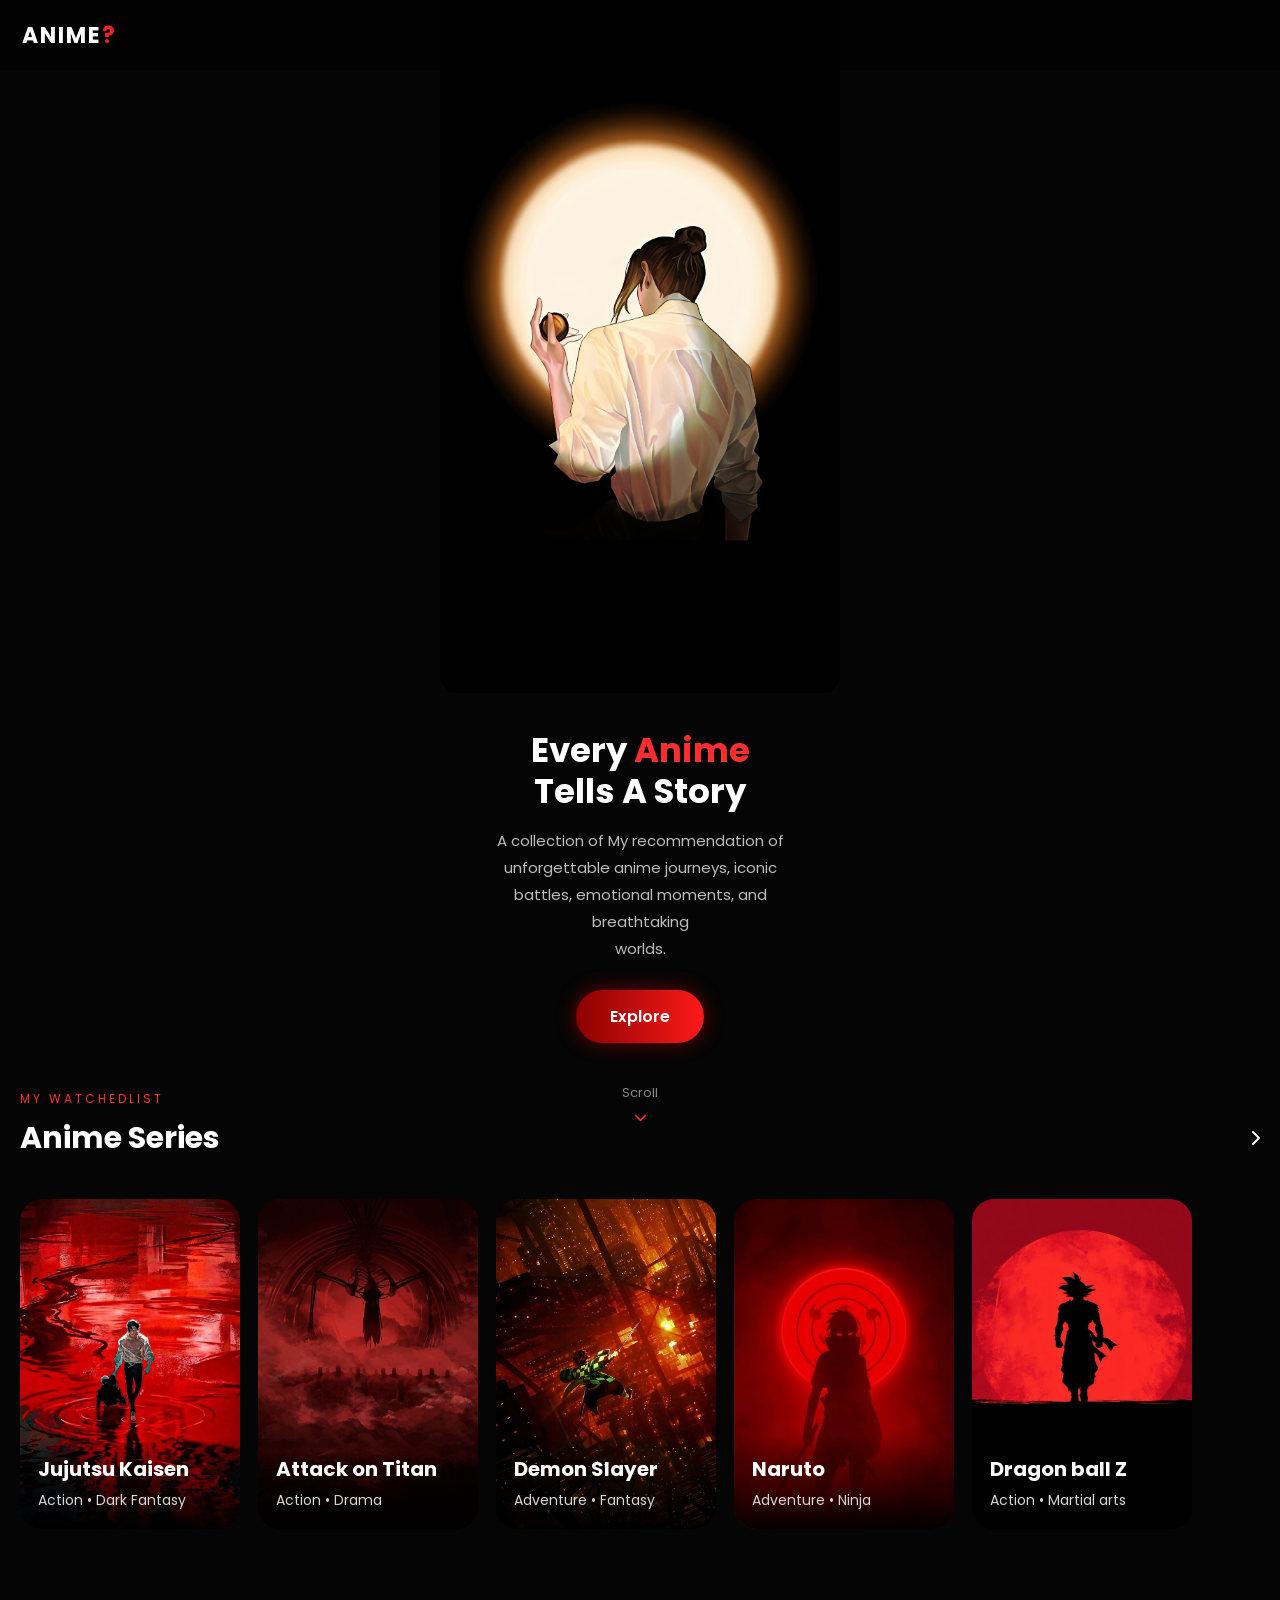
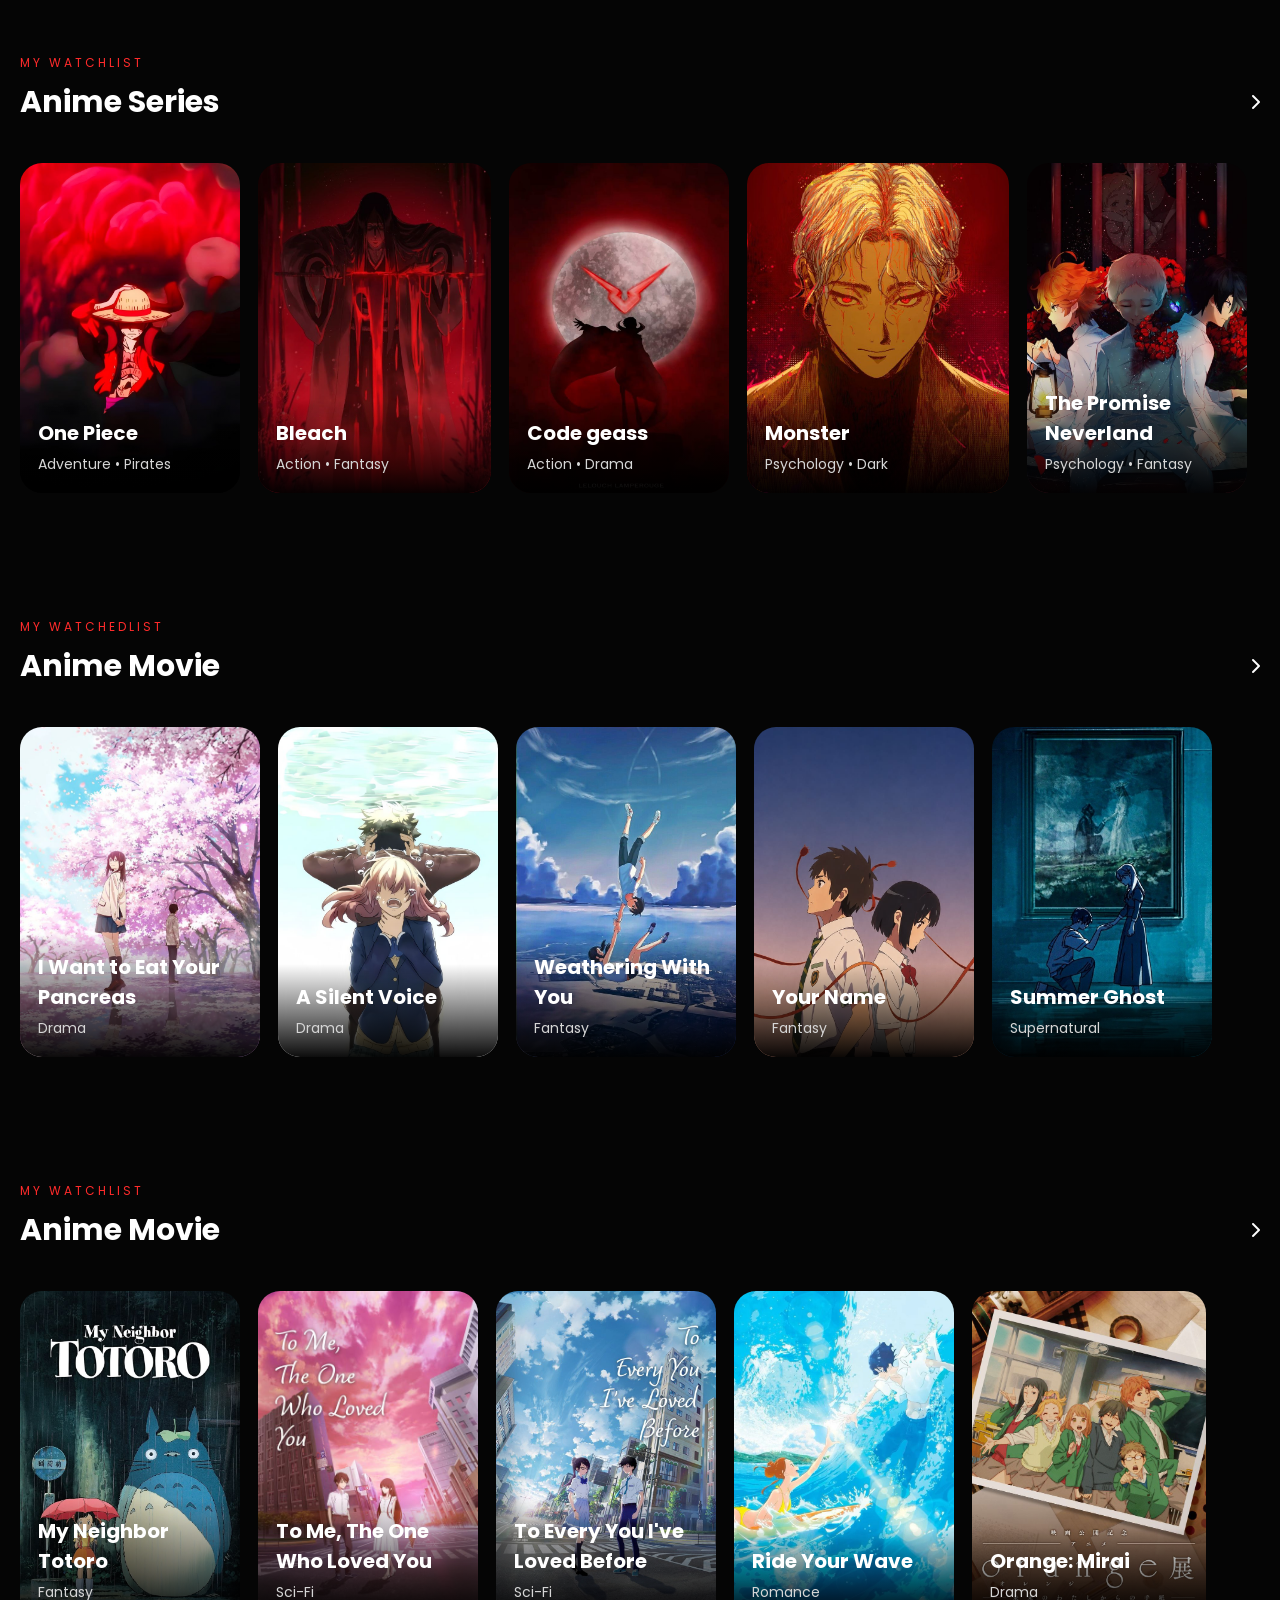
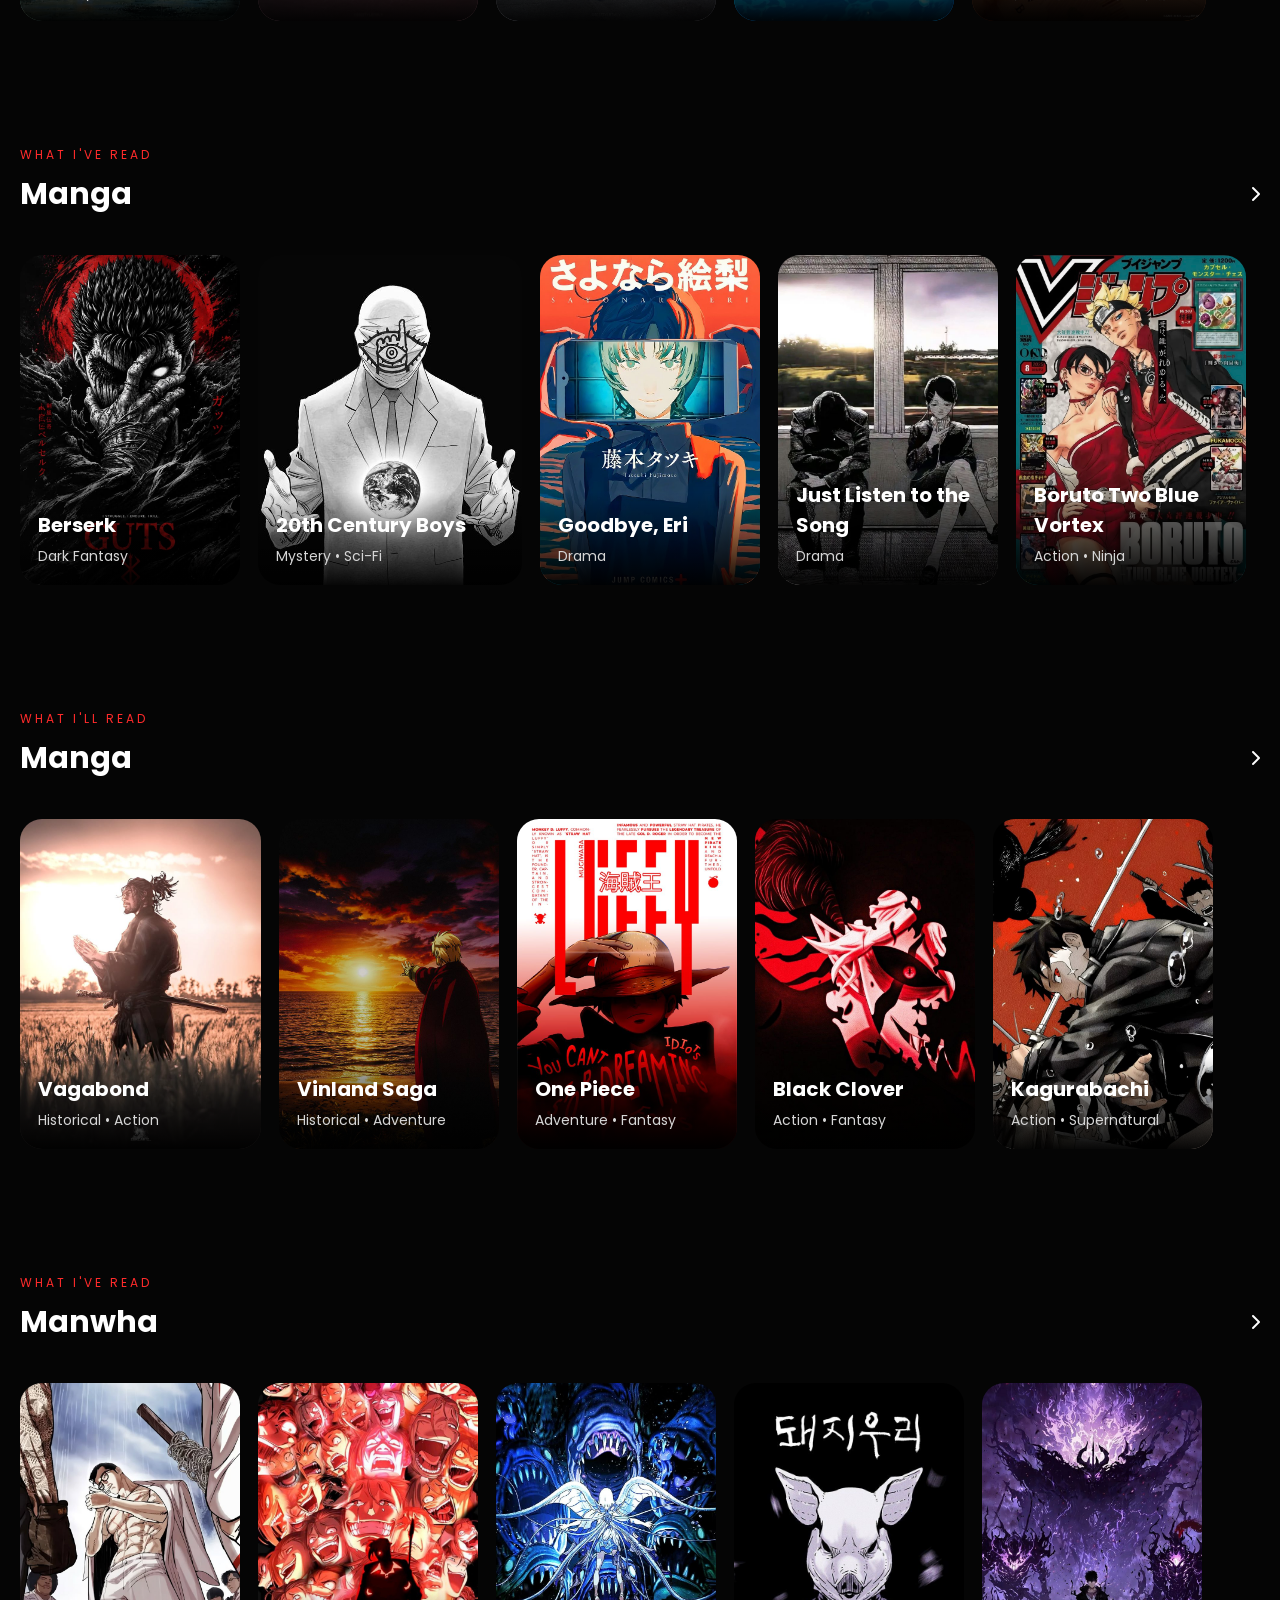
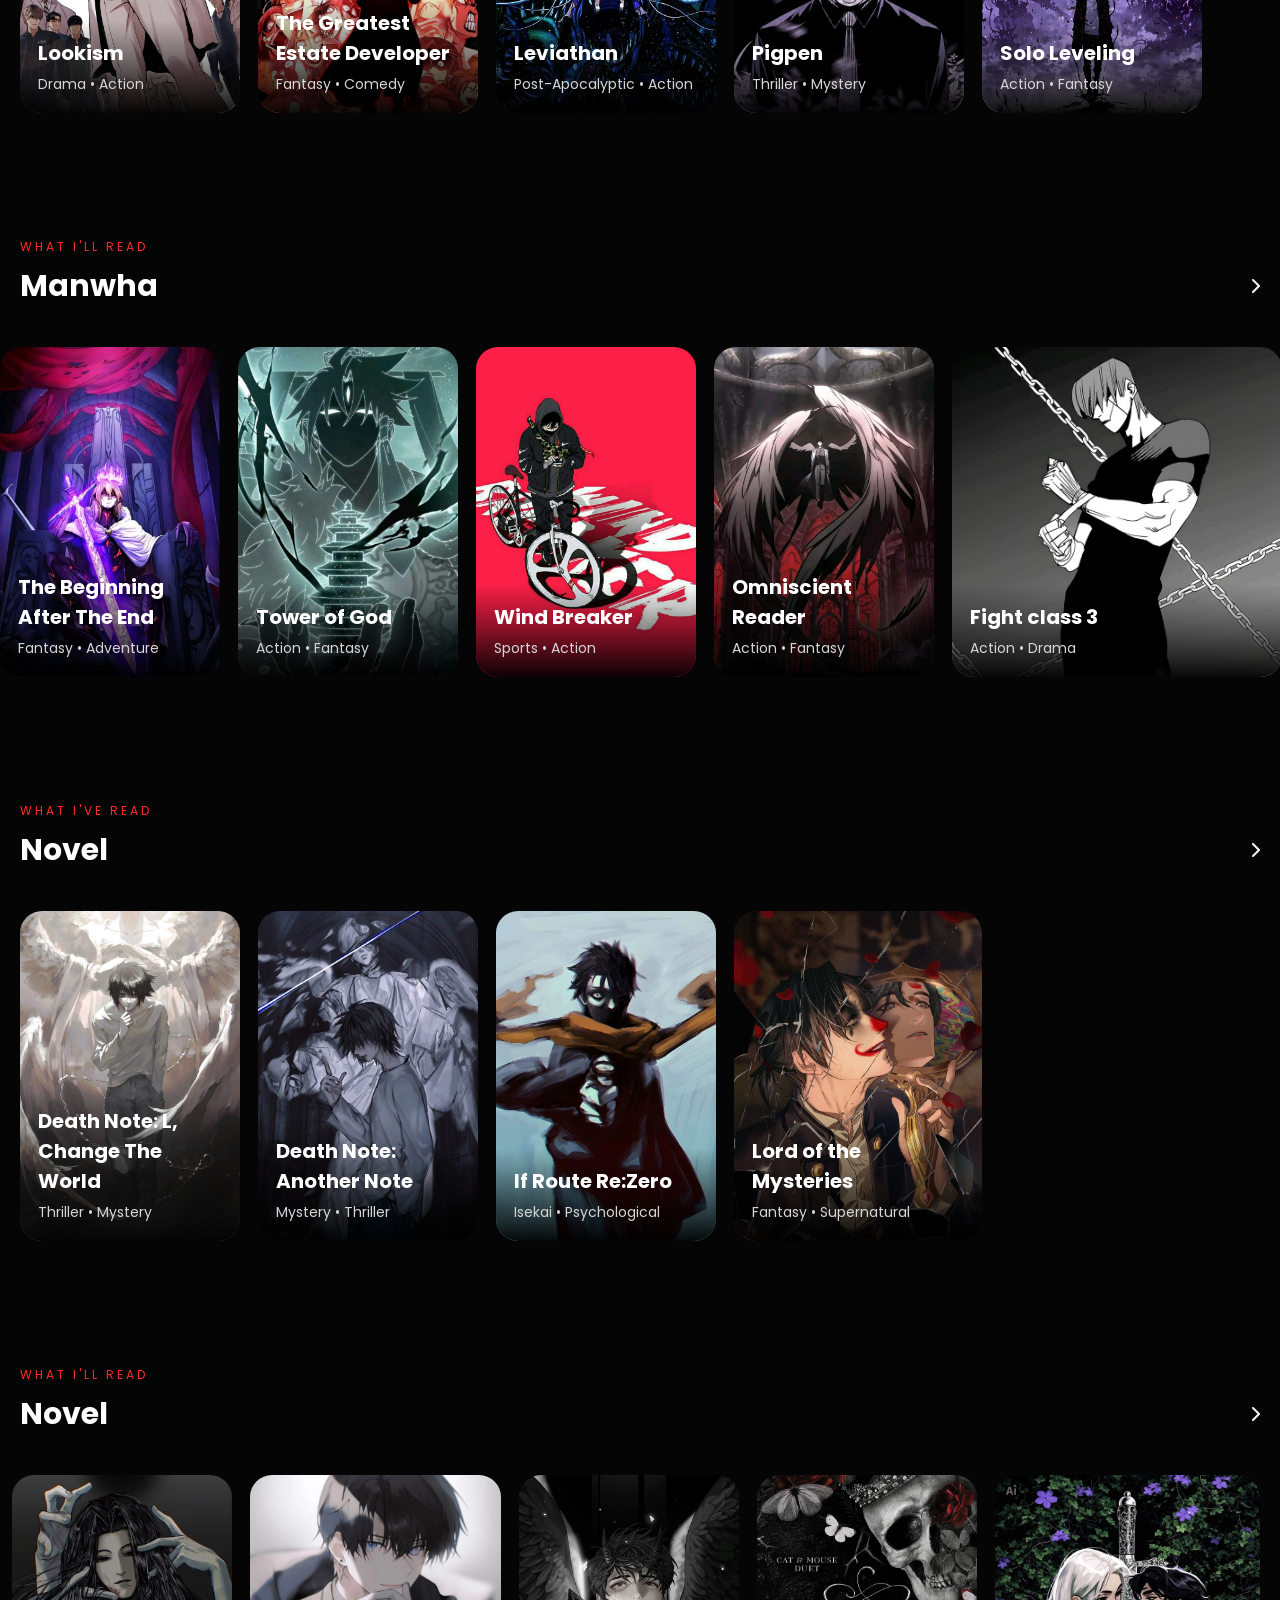
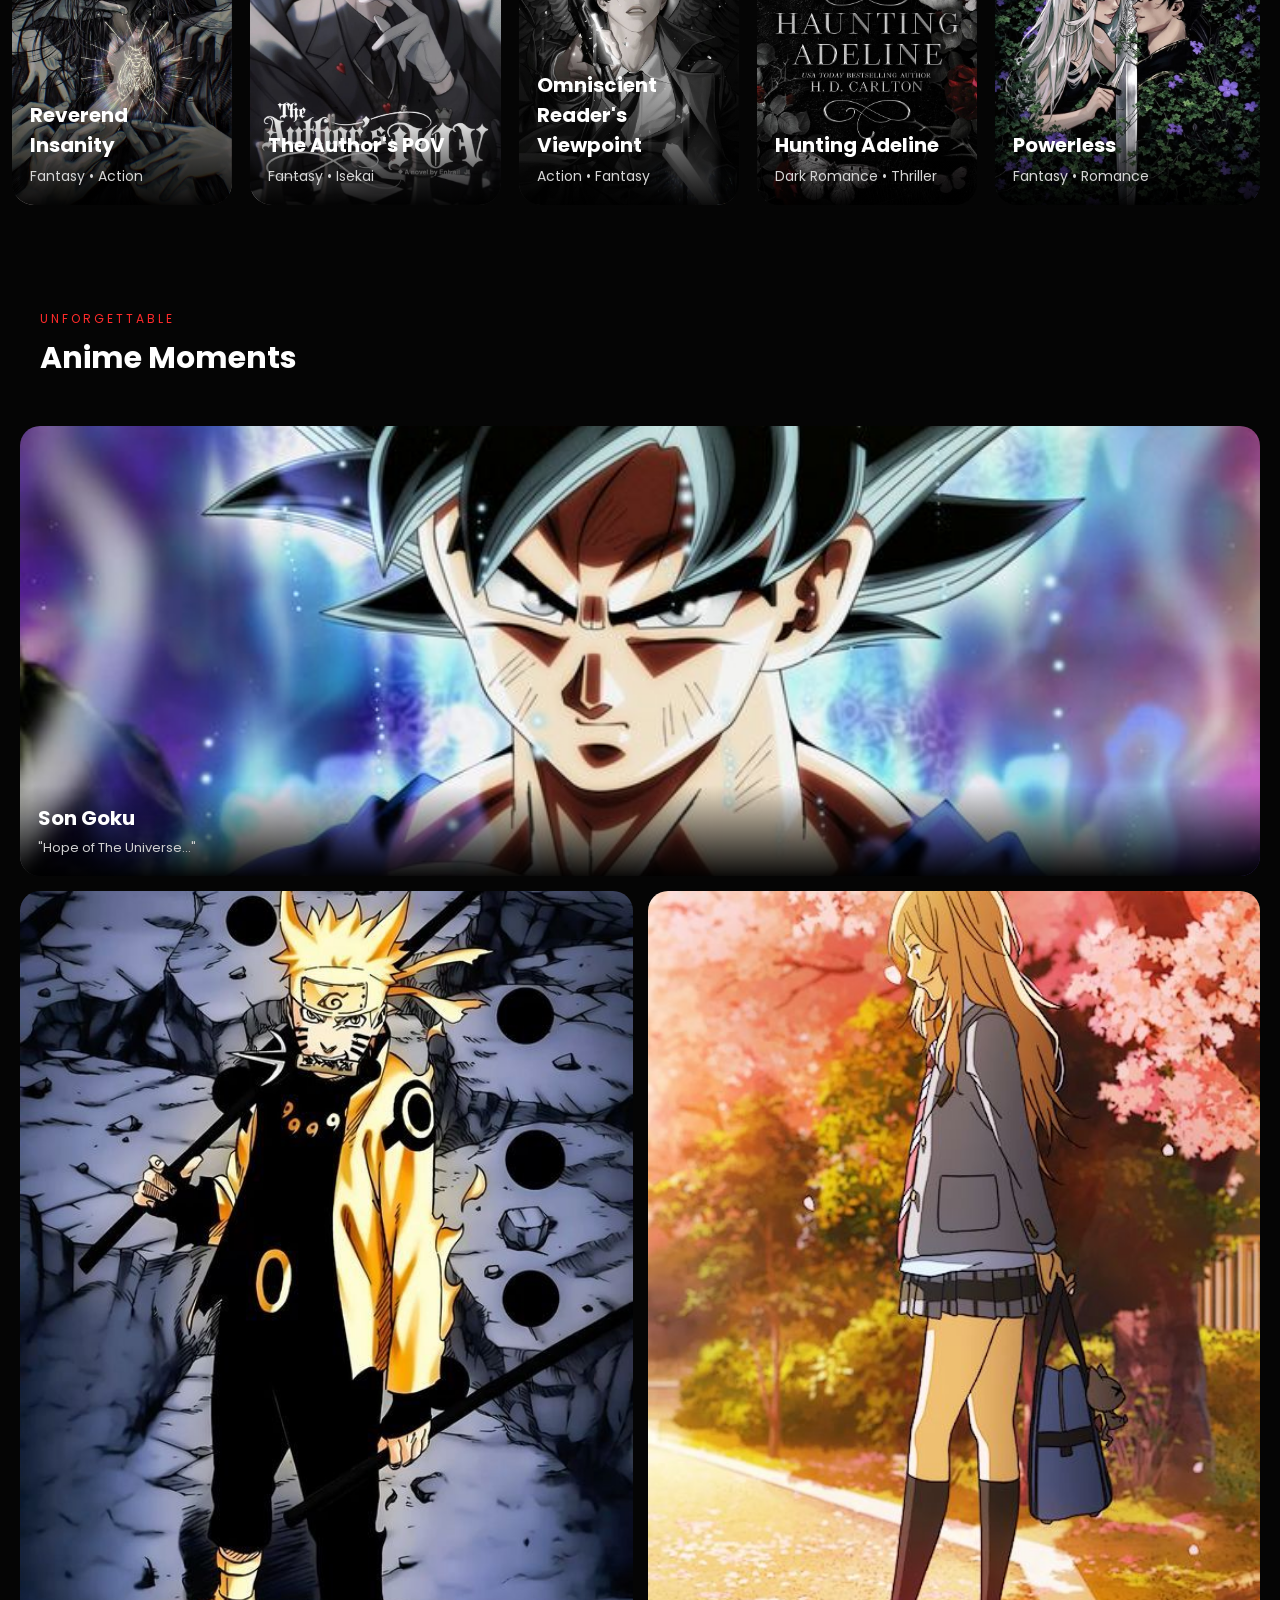
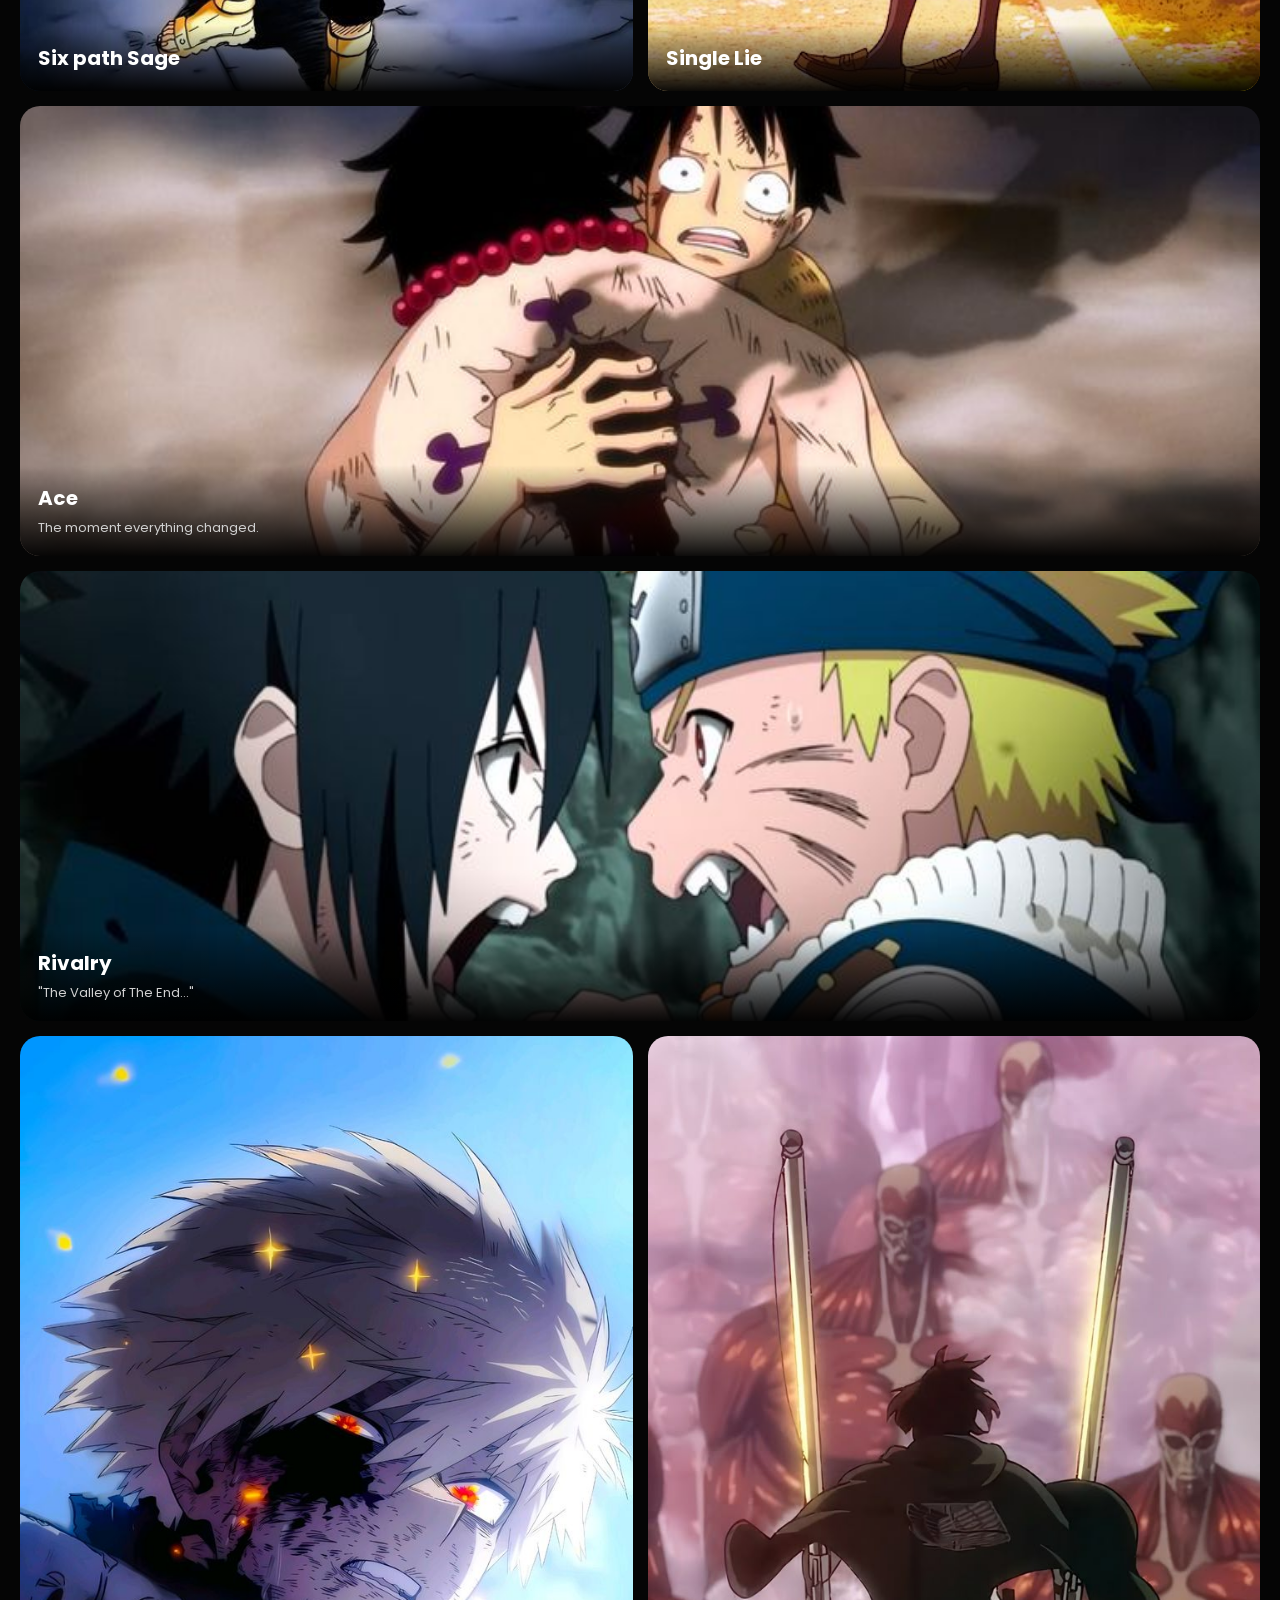
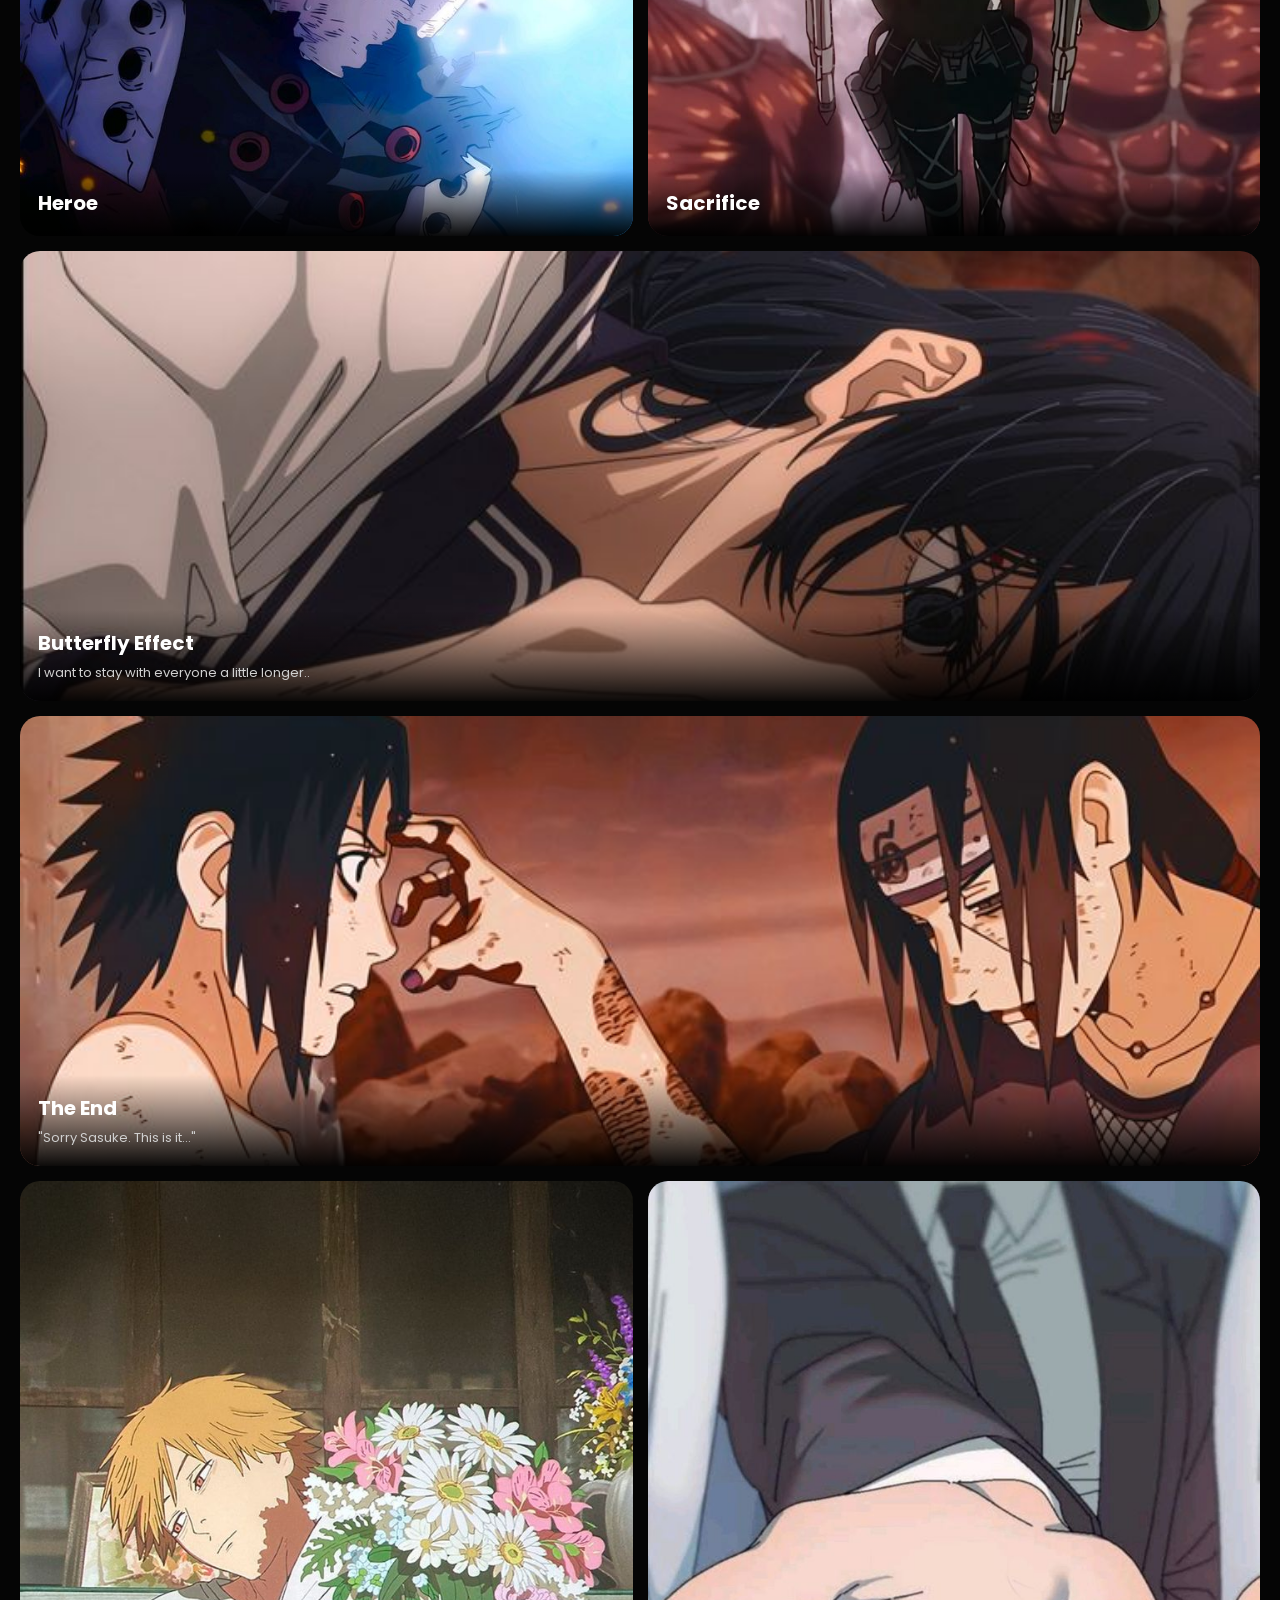
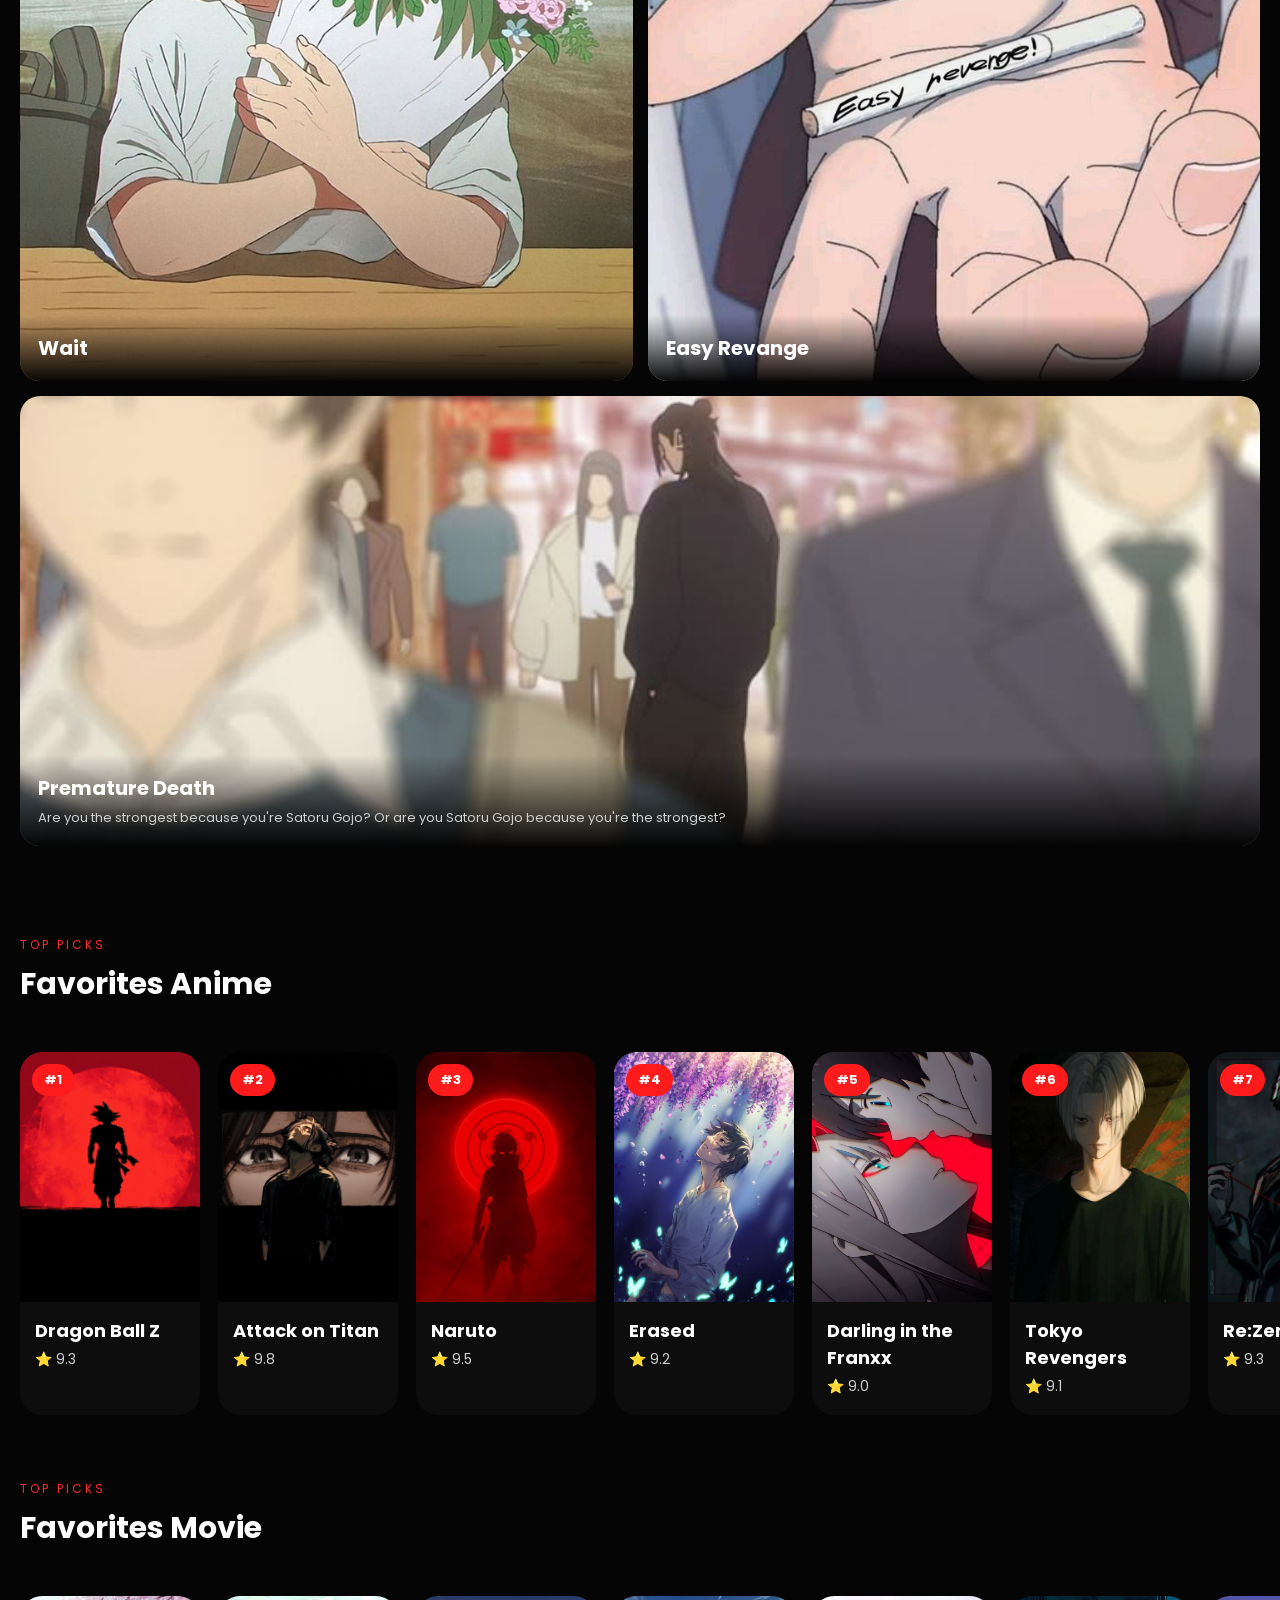
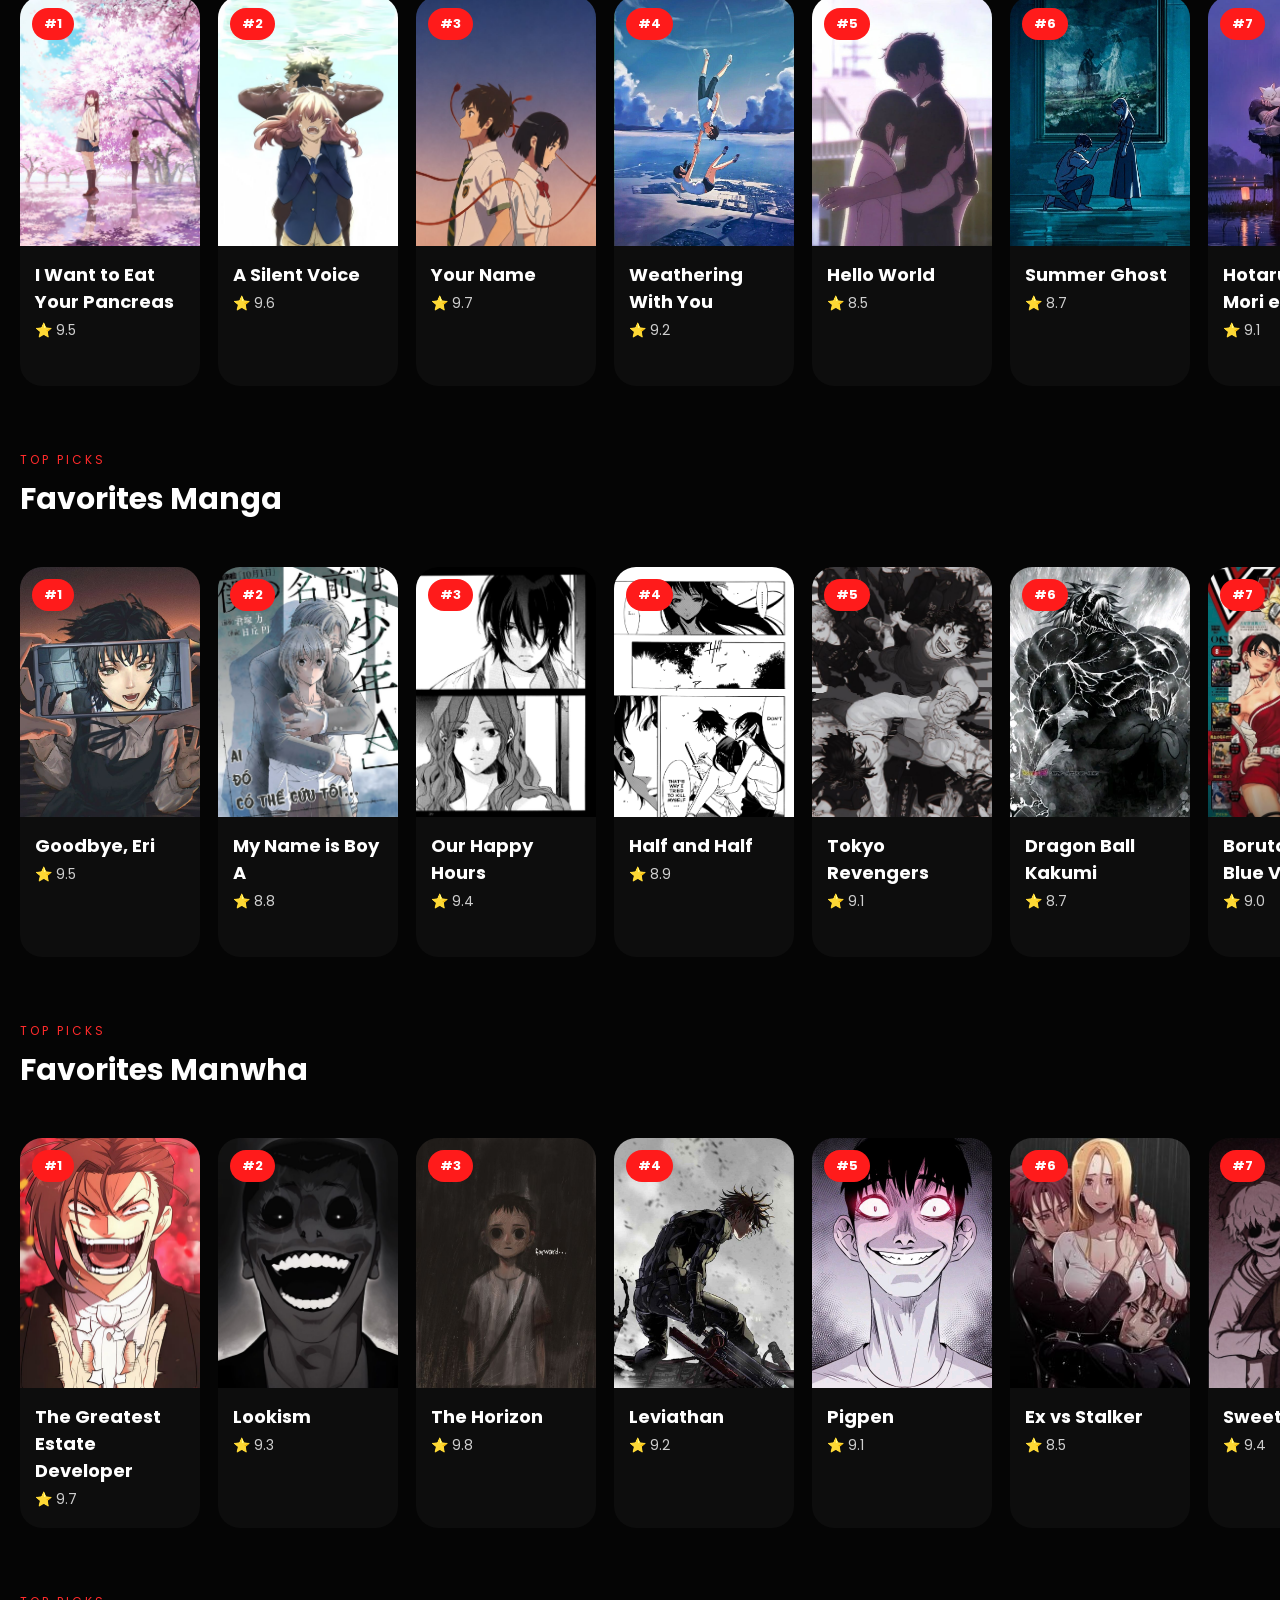
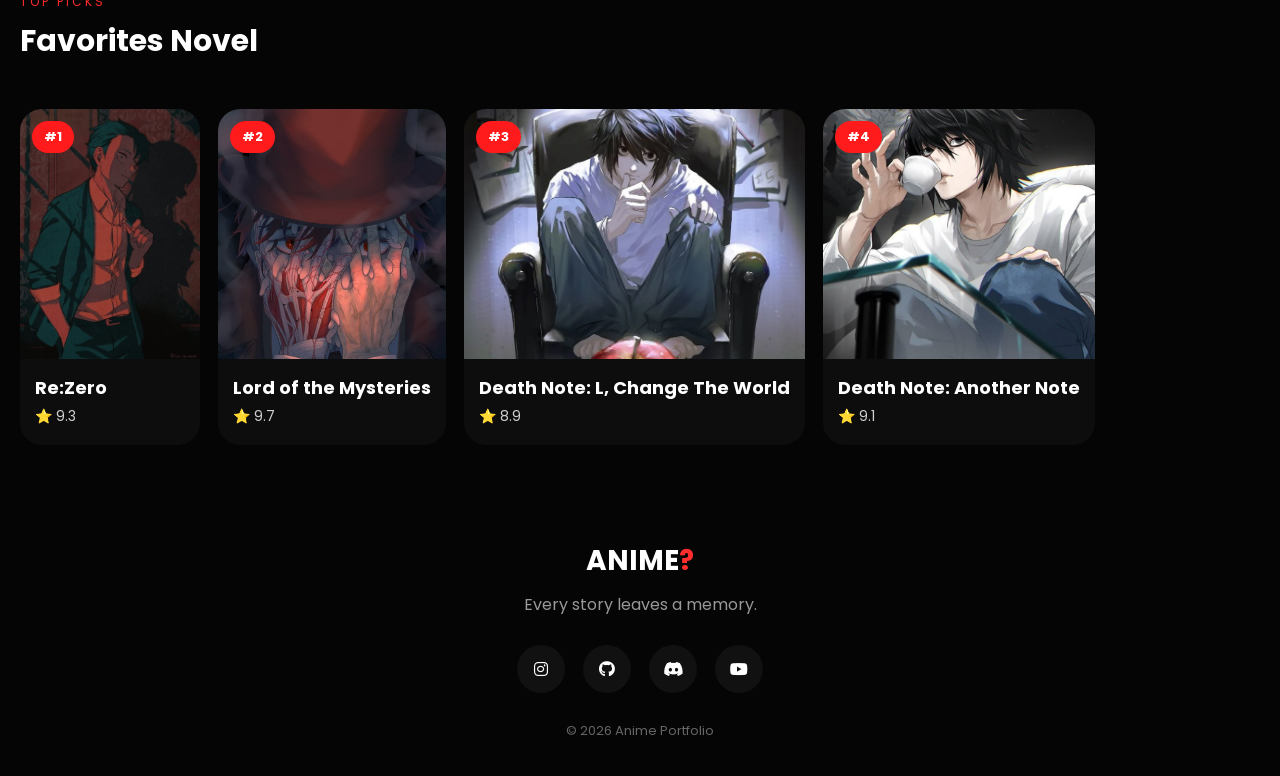
<file: index.html>
<!DOCTYPE html>
<html lang="en">

<head>
    <meta charset="UTF-8">
    <meta name="viewport" content="width=device-width, initial-scale=1.0">
    <title>Anime Recommendation</title>
    
    <link rel="preconnect" href="https://fonts.googleapis.com">
    <link href="https://fonts.googleapis.com/css2?family=Poppins:wght@300;400;600;700&display=swap" rel="stylesheet">
    
    <link rel="stylesheet" href="https://cdnjs.cloudflare.com/ajax/libs/font-awesome/6.7.2/css/all.min.css">
    
    <link rel="stylesheet" href="Css/style.css">
    
</head>

<body>
    
    <nav>
        
        <div class="logo">
            ANIME<span>?</span>
        </div>
        
        
    </nav>
    
    <section class="hero">
        <div id="logo">
            <img src="images/logo/logo.png" alt="Anime">
        </div>
        
        
        
        <h1>
            Every <span>Anime</span><br>
            Tells A Story
        </h1>
        
        <p>
            A collection of My recommendation of unforgettable anime journeys,
            iconic battles, emotional moments,
            and breathtaking <br>worlds.
        </p>
        
        <a href="#collection" class="btn">
            Explore
        </a>
        
        <div class="scroll">
            Scroll
            <i class="fa-solid fa-chevron-down"></i>
        </div>
        
    </section>
    
    <section id="collection" class="collection margin">
        
        <div class="title-box">
            <p class="sub-title">MY WATCHEDLIST</p>
            <div class="series">
                <h2>Anime Series</h2>
                <a href="pages/watched.html"><i class="fa-solid fa-chevron-right"></i></a>
            </div>
            
        </div>
        
        <div class="cards">
            
            <div class="card">
                <img src="images/main/1.jpg" alt="">
                <div class="overlay">
                    <h3>Jujutsu Kaisen</h3>
                    <p>Action • Dark Fantasy</p>
                </div>
            </div>
            
            <div class="card">
                <img src="images/main/2.jpg" alt="">
                <div class="overlay">
                    <h3>Attack on Titan</h3>
                    <p>Action • Drama</p>
                </div>
            </div>
            
            <div class="card">
                <img src="images/main/3.jpg" alt="">
                <div class="overlay">
                    <h3>Demon Slayer</h3>
                    <p>Adventure • Fantasy</p>
                </div>
            </div>
            
            <div class="card">
                <img src="images/main/4.jpg" alt="">
                <div class="overlay">
                    <h3>Naruto</h3>
                    <p>Adventure • Ninja</p>
                </div>
            </div>
            
            <div class="card">
                <img src="images/main/5.jpg" alt="">
                <div class="overlay">
                    <h3>Dragon ball Z</h3>
                    <p>Action • Martial arts</p>
                </div>
            </div>
        </div>
        
    </section>
    
    <section id="collection" class="collection">
        
        <div class="title-box">
            <p class="sub-title">MY WATCHLIST</p>
            <div class="series">
                <h2>Anime Series</h2>
                <a href="pages/watching.html"><i class="fa-solid fa-chevron-right"></i></a>
            </div>
        </div>
        
        <div class="cards">
            
            <div class="card">
                <img src="images/main/9.jpg" alt="">
                <div class="overlay">
                    <h3>One Piece</h3>
                    <p>Adventure • Pirates</p>
                </div>
            </div>
            
            <div class="card">
                <img src="images/main/7.jpg" alt="">
                <div class="overlay">
                    <h3>Bleach</h3>
                    <p>Action • Fantasy</p>
                </div>
            </div>
            
            <div class="card">
                <img src="images/main/10.jpg" alt="">
                <div class="overlay">
                    <h3>Code geass</h3>
                    <p>Action • Drama</p>
                </div>
            </div>
            
            <div class="card">
                <img src="images/main/8.jpg" alt="">
                <div class="overlay">
                    <h3>Monster</h3>
                    <p>Psychology • Dark</p>
                </div>
            </div>
            
            <div class="card">
                <img src="images/main/6.jpg" alt="">
                <div class="overlay">
                    <h3>The Promise Neverland</h3>
                    <p>Psychology • Fantasy</p>
                </div>
            </div>
            
        </div>
        
    </section>
    
    <section id="collection" class="collection">
        
        <div class="title-box">
            <p class="sub-title">MY WATCHEDLIST</p>
            <div class="series">
                <h2>Anime Movie</h2>
                <a href="pages/movie.html"><i class="fa-solid fa-chevron-right"></i></a>
            </div>
        </div>
        
        <div class="cards">
            
            <div class="card">
                <img src="images/main/11.jpg" alt="">
                <div class="overlay">
                    <h3>I Want to Eat Your Pancreas</h3>
                    <p>Drama</p>
                </div>
            </div>
            
            <div class="card">
                <img src="images/main/12.jpg" alt="">
                <div class="overlay">
                    <h3>A Silent Voice</h3>
                    <p>Drama</p>
                </div>
            </div>
            
            <div class="card">
                <img src="images/main/13.jpg" alt="">
                <div class="overlay">
                    <h3>Weathering With You</h3>
                    <p>Fantasy</p>
                </div>
            </div>
            
            <div class="card">
                <img src="images/main/14.jpg" alt="">
                <div class="overlay">
                    <h3>Your Name</h3>
                    <p>Fantasy</p>
                </div>
            </div>
            
            <div class="card">
                <img src="images/main/15.jpg" alt="">
                <div class="overlay">
                    <h3>Summer Ghost</h3>
                    <p>Supernatural</p>
                </div>
            </div>
            
        </div>
        
    </section>
    
    <section id="collection" class="collection">
        
        <div class="title-box">
            <p class="sub-title">MY WATCHLIST</p>
            <div class="series">
                <h2>Anime Movie</h2>
                <a href="pages/movie2.html"><i class="fa-solid fa-chevron-right"></i></a>
            </div>
        </div>
        
        <div class="cards">
            
            <div class="card">
                <img src="images/main/16.jpg" alt="">
                <div class="overlay">
                    <h3>My Neighbor Totoro</h3>
                    <p>Fantasy</p>
                </div>
            </div>
            
            <div class="card">
                <img src="images/main/17.jpg" alt="">
                <div class="overlay">
                    <h3>To Me, The One Who Loved You</h3>
                    <p>Sci-Fi</p>
                </div>
            </div>
            
            <div class="card">
                <img src="images/main/18.jpg" alt="">
                <div class="overlay">
                    <h3>To Every You I've Loved Before</h3>
                    <p>Sci-Fi</p>
                </div>
            </div>
            
            <div class="card">
                <img src="images/main/19.jpg" alt="">
                <div class="overlay">
                    <h3>Ride Your Wave</h3>
                    <p>Romance</p>
                </div>
            </div>
            
            <div class="card">
                <img src="images/main/20.jpg" alt="">
                <div class="overlay">
                    <h3>Orange: Mirai</h3>
                    <p>Drama</p>
                </div>
            </div>
            
        </div>
        
    </section>
    
    
    <section id="collection" class="collection">
        
        <div class="title-box">
            <p class="sub-title">WHAT I'VE READ</p>
            <div class="series">
                <h2>Manga</h2>
                <a href="pages/manga.html"><i class="fa-solid fa-chevron-right"></i></a>
            </div>
        </div>
        
        <div class="cards">
            
            <div class="card">
                <img src="images/main/25.jpg" alt="">
                <div class="overlay">
                    <h3>Berserk</h3>
                    <p>Dark Fantasy</p>
                </div>
            </div>
            
            <div class="card">
                <img src="images/main/24.jpg" alt="">
                <div class="overlay">
                    <h3>20th Century Boys</h3>
                    <p>Mystery • Sci-Fi</p>
                </div>
            </div>
            
            <div class="card">
                <img src="images/main/21.jpg" alt="">
                <div class="overlay">
                    <h3>Goodbye, Eri</h3>
                    <p>Drama</p>
                </div>
            </div>
            
            <div class="card">
                <img src="images/main/22.jpg" alt="">
                <div class="overlay">
                    <h3>Just Listen to the Song</h3>
                    <p>Drama</p>
                </div>
            </div>
            
            <div class="card">
                <img src="images/main/23.jpg" alt="">
                <div class="overlay">
                    <h3>Boruto Two Blue Vortex</h3>
                    <p>Action • Ninja</p>
                </div>
            </div>
            
            
            
            
        </div>
        
    </section>
    
    <section id="collection" class="collection">
        
        <div class="title-box">
            <p class="sub-title">WHAT I'LL READ</p>
            <div class="series">
                <h2>Manga</h2>
                <a href="pages/manga2.html"><i class="fa-solid fa-chevron-right"></i></a>
            </div>
        </div>
        
        <div class="cards">
            
            <div class="card">
                <img src="images/main/26.jpg" alt="">
                <div class="overlay">
                    <h3>Vagabond</h3>
                    <p>Historical • Action</p>
                </div>
            </div>
            
            <div class="card">
                <img src="images/main/27.jpg" alt="">
                <div class="overlay">
                    <h3>Vinland Saga</h3>
                    <p>Historical • Adventure</p>
                </div>
            </div>
            
            <div class="card">
                <img src="images/main/29.jpg" alt="">
                <div class="overlay">
                    <h3>One Piece</h3>
                    <p>Adventure • Fantasy</p>
                </div>
            </div>
            
            <div class="card">
                <img src="images/main/28.jpg" alt="">
                <div class="overlay">
                    <h3>Black Clover</h3>
                    <p>Action • Fantasy</p>
                </div>
            </div>
            
            <div class="card">
                <img src="images/main/30.jpg" alt="">
                <div class="overlay">
                    <h3>Kagurabachi</h3>
                    <p>Action • Supernatural</p>
                </div>
            </div>
            
            
        </div>
        
    </section>
    
    
    
    <section id="collection" class="collection">
        
        <div class="title-box">
            <p class="sub-title">WHAT I'VE READ</p>
            <div class="series">
                <h2>Manwha</h2>
                <a href="pages/manwha.html"><i class="fa-solid fa-chevron-right"></i></a>
            </div>
        </div>
        
        <div class="cards">
            
            <div class="card">
                <img src="images/main/31.jpg" alt="">
                <div class="overlay">
                    <h3>Lookism</h3>
                    <p>Drama • Action</p>
                </div>
            </div>
            
            <div class="card">
                <img src="images/main/32.jpg" alt="">
                <div class="overlay">
                    <h3>The Greatest Estate Developer</h3>
                    <p>Fantasy • Comedy</p>
                </div>
            </div>
            
            <div class="card">
                <img src="images/main/33.jpg" alt="">
                <div class="overlay">
                    <h3>Leviathan</h3>
                    <p>Post-Apocalyptic • Action</p>
                </div>
            </div>
            
            <div class="card">
                <img src="images/main/34.jpg" alt="">
                <div class="overlay">
                    <h3>Pigpen</h3>
                    <p>Thriller • Mystery</p>
                </div>
            </div>
            
            <div class="card">
                <img src="images/main/35.jpg" alt="">
                <div class="overlay">
                    <h3>Solo Leveling</h3>
                    <p>Action • Fantasy</p>
                </div>
            </div>
            
        </div>
        
    </section>
    
    <section id="collection" class="collection">
        
        <div class="title-box">
            <p class="sub-title">WHAT I'LL READ</p>
            <div class="series">
                <h2>Manwha</h2>
                <a href="pages/manwha2.html"><i class="fa-solid fa-chevron-right"></i></a>
            </div>
        </div>
        
        <div class="cards">
            
            <div class="card">
                <img src="images/main/36.jpg" alt="">
                <div class="overlay">
                    <h3>The Beginning After The End</h3>
                    <p>Fantasy • Adventure</p>
                </div>
            </div>
            
            <div class="card">
                <img src="images/main/37.jpg" alt="">
                <div class="overlay">
                    <h3>Tower of God</h3>
                    <p>Action • Fantasy</p>
                </div>
            </div>
            
            <div class="card">
                <img src="images/main/38.jpg" alt="">
                <div class="overlay">
                    <h3>Wind Breaker</h3>
                    <p>Sports • Action</p>
                </div>
            </div>
            
            <div class="card">
                <img src="images/main/39.jpg" alt="">
                <div class="overlay">
                    <h3>Omniscient Reader</h3>
                    <p>Action • Fantasy</p>
                </div>
            </div>
            
            <div class="card">
                <img src="images/main/40.jpg" alt="">
                <div class="overlay">
                    <h3>Fight class 3</h3>
                    <p>Action • Drama</p>
                </div>
            </div>
            
            
            
        </div>
        
    </section>
    
    <section id="collection" class="collection">
        
        <div class="title-box">
            <p class="sub-title">WHAT I'VE READ</p>
            <div class="series">
                <h2>Novel</h2>
                <a href="pages/novel.html"><i class="fa-solid fa-chevron-right"></i></a>
            </div>
        </div>
        
        <div class="cards">
            
            <div class="card">
                <img src="images/main/41.jpg" alt="">
                <div class="overlay">
                    <h3>Death Note: L, Change The World</h3>
                    <p>Thriller • Mystery</p>
                </div>
            </div>
            
            <div class="card">
                <img src="images/main/42.jpg" alt="">
                <div class="overlay">
                    <h3>Death Note: Another Note</h3>
                    <p>Mystery • Thriller</p>
                </div>
            </div>
            
            <div class="card">
                <img src="images/main/43.jpg" alt="">
                <div class="overlay">
                    <h3>If Route Re:Zero</h3>
                    <p>Isekai • Psychological</p>
                </div>
            </div>
            
            <div class="card">
                <img src="images/main/44.jpg" alt="">
                <div class="overlay">
                    <h3>Lord of the Mysteries</h3>
                    <p>Fantasy • Supernatural</p>
                </div>
            </div>
            
        </div>
        
    </section>
    
    <section id="collection" class="collection">
        
        <div class="title-box">
            <p class="sub-title">WHAT I'LL READ</p>
            <div class="series">
                <h2>Novel</h2>
                <a href="pages/novel2.html"><i class="fa-solid fa-chevron-right"></i></a>
            </div>
        </div>
        
        <div class="cards">
            
            <div class="card">
                <img src="images/main/45.jpg" alt="">
                <div class="overlay">
                    <h3>Reverend Insanity</h3>
                    <p>Fantasy • Action</p>
                </div>
            </div>
            
            <div class="card">
                <img src="images/main/46.jpg" alt="">
                <div class="overlay">
                    <h3>The Author's POV</h3>
                    <p>Fantasy • Isekai</p>
                </div>
            </div>
            
            <div class="card">
                <img src="images/main/47.jpg" alt="">
                <div class="overlay">
                    <h3>Omniscient Reader's Viewpoint</h3>
                    <p>Action • Fantasy</p>
                </div>
            </div>
            
            <div class="card">
                <img src="images/main/48.jpg" alt="">
                <div class="overlay">
                    <h3>Hunting Adeline</h3>
                    <p>Dark Romance • Thriller</p>
                </div>
            </div>
            
            <div class="card">
                <img src="images/main/49.jpg" alt="">
                <div class="overlay">
                    <h3>Powerless</h3>
                    <p>Fantasy • Romance</p>
                </div>
            </div>
            
        </div>
        
    </section>
    
    <section id="moments" class="moments">
        
        <div class="title-box">
            <p class="sub-title">UNFORGETTABLE</p>
            <h2>Anime Moments</h2>
        </div>
        
        <div class="gallery">
            
            <div class="moment big">
                <img src="images/moment/1.jpg" alt="">
                <div class="moment-text">
                    <h3>Son Goku</h3>
                    <p>"Hope of The Universe..."</p>
                </div>
            </div>
            
            <div class="moment">
                <img src="images/moment/2.jpg" alt="">
                <div class="moment-text">
                    <h3>Six path Sage</h3>
                </div>
            </div>
            
            <div class="moment">
                <img src="images/moment/3.jpg" alt="">
                <div class="moment-text">
                    <h3>Single Lie</h3>
                </div>
            </div>
            
            <div class="moment big">
                <img src="images/moment/4.jpg" alt="">
                <div class="moment-text">
                    <h3>Ace</h3>
                    <p>The moment everything changed.</p>
                </div>
            </div>
            <div class="moment big">
                <img src="images/moment/5.jpg" alt="">
                <div class="moment-text">
                    <h3>Rivalry</h3>
                    <p>"The Valley of The End..."</p>
                </div>
            </div>
            
            <div class="moment">
                <img src="images/moment/6.jpg" alt="">
                <div class="moment-text">
                    <h3>Heroe</h3>
                </div>
            </div>
            
            <div class="moment">
                <img src="images/moment/7.jpg" alt="">
                <div class="moment-text">
                    <h3>Sacrifice</h3>
                </div>
            </div>
            
            <div class="moment big">
                <img src="images/moment/8.jpg" alt="">
                <div class="moment-text">
                    <h3>Butterfly Effect</h3>
                    <p>I want to stay with everyone a little longer..</p>
                </div>
            </div>
            <div class="moment big">
                <img src="images/moment/9.jpg" alt="">
                <div class="moment-text">
                    <h3>The End</h3>
                    <p>"Sorry Sasuke. This is it..."</p>
                </div>
            </div>
            
            <div class="moment">
                <img src="images/moment/10.jpg" alt="">
                <div class="moment-text">
                    <h3>Wait</h3>
                </div>
            </div>
            
            <div class="moment">
                <img src="images/moment/11.jpg" alt="">
                <div class="moment-text">
                    <h3>Easy Revange</h3>
                </div>
            </div>
            
            <div class="moment big">
                <img src="images/moment/12.jpg" alt="">
                <div class="moment-text">
                    <h3>Premature Death</h3>
                    <p>Are you the strongest because you're Satoru Gojo? Or are you Satoru Gojo because you're the strongest?</p>
                </div>
            </div>
    </section>
    
    <section class="favorites">
        
        <div class="title-box">
            <p class="sub-title">TOP PICKS</p>
            <h2>Favorites Anime</h2>
        </div>
        
        <div class="favorite-slider">
            
            <div class="favorite-card">
                <span class="rank">#1</span>
                <img src="images/fav/1.jpg" alt="">
                <h3>Dragon Ball Z</h3>
                <p>⭐ 9.3</p>
            </div>
            
            <div class="favorite-card">
                <span class="rank">#2</span>
                <img src="images/fav/2.jpg" alt="">
                <h3>Attack on Titan</h3>
                <p>⭐ 9.8</p>
            </div>
            
            <div class="favorite-card">
                <span class="rank">#3</span>
                <img src="images/fav/3.jpg" alt="">
                <h3>Naruto</h3>
                <p>⭐ 9.5</p>
            </div>
            
            <div class="favorite-card">
                <span class="rank">#4</span>
                <img src="images/fav/4.jpg" alt="">
                <h3>Erased</h3>
                <p>⭐ 9.2</p>
            </div>
            
            <div class="favorite-card">
                <span class="rank">#5</span>
                <img src="images/fav/5.jpg" alt="">
                <h3>Darling in the Franxx</h3>
                <p>⭐ 9.0</p>
            </div>
            
            <div class="favorite-card">
                <span class="rank">#6</span>
                <img src="images/fav/6.jpg" alt="">
                <h3>Tokyo Revengers</h3>
                <p>⭐ 9.1</p>
            </div>
            
            <div class="favorite-card">
                <span class="rank">#7</span>
                <img src="images/fav/8.jpg" alt="">
                <h3>Re:Zero</h3>
                <p>⭐ 9.3</p>
            </div>
            
            <div class="favorite-card">
                <span class="rank">#8</span>
                <img src="images/fav/7.jpg" alt="">
                <h3>Jujutsu Kaisen</h3>
                <p>⭐ 9.8</p>
            </div>
            
            <div class="favorite-card">
                <span class="rank">#9</span>
                <img src="images/fav/9.jpg" alt="">
                <h3>My Hero Academia</h3>
                <p>⭐ 9.0</p>
            </div>
            
            <div class="favorite-card">
                <span class="rank">#10</span>
                <img src="images/fav/10.jpg" alt="">
                <h3>Horimiya</h3>
                <p>⭐ 9.4</p>
            </div>
            
        </div>
        
    </section>
    
    <section class="favorites">
        
        <div class="title-box">
            <p class="sub-title">TOP PICKS</p>
            <h2>Favorites Movie</h2>
        </div>
        
        <div class="favorite-slider">
            
            <div class="favorite-card">
                <span class="rank">#1</span>
                <img src="images/fav/11.jpg" alt="">
                <h3>I Want to Eat Your Pancreas</h3>
                <p>⭐ 9.5</p>
            </div>
            
            <div class="favorite-card">
                <span class="rank">#2</span>
                <img src="images/fav/12.jpg" alt="">
                <h3>A Silent Voice</h3>
                <p>⭐ 9.6</p>
            </div>
            
            <div class="favorite-card">
                <span class="rank">#3</span>
                <img src="images/fav/14.jpg" alt="">
                <h3>Your Name</h3>
                <p>⭐ 9.7</p>
            </div>
            
            <div class="favorite-card">
                <span class="rank">#4</span>
                <img src="images/fav/13.jpg" alt="">
                <h3>Weathering With You</h3>
                <p>⭐ 9.2</p>
            </div>
            
            <div class="favorite-card">
                <span class="rank">#5</span>
                <img src="images/fav/16.jpg" alt="">
                <h3>Hello World</h3>
                <p>⭐ 8.5</p>
            </div>
            
            <div class="favorite-card">
                <span class="rank">#6</span>
                <img src="images/fav/15.jpg" alt="">
                <h3>Summer Ghost</h3>
                <p>⭐ 8.7</p>
            </div>
            
            <div class="favorite-card">
                <span class="rank">#7</span>
                <img src="images/fav/17.jpg" alt="">
                <h3>Hotarubi no Mori e</h3>
                <p>⭐ 9.1</p>
            </div>
            
            <div class="favorite-card">
                <span class="rank">#8</span>
                <img src="images/fav/19.jpg" alt="">
                <h3>The Tunnel to Summer, the Exit of Goodbye</h3>
                <p>⭐ 8.9</p>
            </div>
            
            <div class="favorite-card">
                <span class="rank">#9</span>
                <img src="images/fav/18.jpg" alt="">
                <h3>Josee, the Tiger and the Fish</h3>
                <p>⭐ 9.3</p>
            </div>
            
            <div class="favorite-card">
                <span class="rank">#10</span>
                <img src="images/fav/20.jpg" alt="">
                <h3>Children Who Chase Lost Voices</h3>
                <p>⭐ 8.4</p>
            </div>
            
            
        </div>
        
    </section>
    
    <section class="favorites">
        
        <div class="title-box">
            <p class="sub-title">TOP PICKS</p>
            <h2>Favorites Manga</h2>
        </div>
        
        <div class="favorite-slider">
            
            <div class="favorite-card">
                <span class="rank">#1</span>
                <img src="images/fav/21.jpg" alt="">
                <h3>Goodbye, Eri</h3>
                <p>⭐ 9.5</p>
            </div>
            
            <div class="favorite-card">
                <span class="rank">#2</span>
                <img src="images/fav/22.jpg" alt="">
                <h3>My Name is Boy A</h3>
                <p>⭐ 8.8</p>
            </div>
            
            <div class="favorite-card">
                <span class="rank">#3</span>
                <img src="images/fav/23.jpg" alt="">
                <h3>Our Happy Hours</h3>
                <p>⭐ 9.4</p>
            </div>
            
            <div class="favorite-card">
                <span class="rank">#4</span>
                <img src="images/fav/24.png" alt="">
                <h3>Half and Half</h3>
                <p>⭐ 8.9</p>
            </div>
            
            <div class="favorite-card">
                <span class="rank">#5</span>
                <img src="images/fav/25.jpg" alt="">
                <h3>Tokyo Revengers</h3>
                <p>⭐ 9.1</p>
            </div>
            
            <div class="favorite-card">
                <span class="rank">#6</span>
                <img src="images/fav/26.jpg" alt="">
                <h3>Dragon Ball Kakumi</h3>
                <p>⭐ 8.7</p>
            </div>
            
            <div class="favorite-card">
                <span class="rank">#7</span>
                <img src="images/fav/27.jpg" alt="">
                <h3>Boruto: Two Blue Vortex</h3>
                <p>⭐ 9.0</p>
            </div>
            
            <div class="favorite-card">
                <span class="rank">#8</span>
                <img src="images/fav/28.jpg" alt="">
                <h3>Masturbation Master Kurosawa</h3>
                <p>⭐ 9.2</p>
            </div>
            
            <div class="favorite-card">
                <span class="rank">#9</span>
                <img src="images/fav/29.jpg" alt="">
                <h3>I Sold My Life for 10,000 Yen</h3>
                <p>⭐ 9.6</p>
            </div>
            
            <div class="favorite-card">
                <span class="rank">#10</span>
                <img src="images/fav/30.jpg" alt="">
                <h3>Tokidoki</h3>
                <p>⭐ 8.9</p>
            </div>
            
            
        </div>
        
    </section>
    
    <section class="favorites">
        
        <div class="title-box">
            <p class="sub-title">TOP PICKS</p>
            <h2>Favorites Manwha</h2>
        </div>
        
        <div class="favorite-slider">
            
            <div class="favorite-card">
                <span class="rank">#1</span>
                <img src="images/fav/31.jpg" alt="">
                <h3>The Greatest Estate Developer</h3>
                <p>⭐ 9.7</p>
            </div>
            
            <div class="favorite-card">
                <span class="rank">#2</span>
                <img src="images/fav/32.jpg" alt="">
                <h3>Lookism</h3>
                <p>⭐ 9.3</p>
            </div>
            
            <div class="favorite-card">
                <span class="rank">#3</span>
                <img src="images/fav/33.jpg" alt="">
                <h3>The Horizon</h3>
                <p>⭐ 9.8</p>
            </div>
            
            <div class="favorite-card">
                <span class="rank">#4</span>
                <img src="images/fav/34.jpg" alt="">
                <h3>Leviathan</h3>
                <p>⭐ 9.2</p>
            </div>
            
            <div class="favorite-card">
                <span class="rank">#5</span>
                <img src="images/fav/35.jpg" alt="">
                <h3>Pigpen</h3>
                <p>⭐ 9.1</p>
            </div>
            
            <div class="favorite-card">
                <span class="rank">#6</span>
                <img src="images/fav/36.jpg" alt="">
                <h3>Ex vs Stalker</h3>
                <p>⭐ 8.5</p>
            </div>
            
            <div class="favorite-card">
                <span class="rank">#7</span>
                <img src="images/fav/37.jpg" alt="">
                <h3>Sweet Home</h3>
                <p>⭐ 9.4</p>
            </div>
            
            <div class="favorite-card">
                <span class="rank">#8</span>
                <img src="images/fav/38.jpg" alt="">
                <h3>Solo Leveling</h3>
                <p>⭐ 9.8</p>
            </div>
            
            <div class="favorite-card">
                <span class="rank">#9</span>
                <img src="images/fav/39.jpg" alt="">
                <h3>Tears on a Withered Flower</h3>
                <p>⭐ 8.9</p>
            </div>
            
            <div class="favorite-card">
                <span class="rank">#10</span>
                <img src="images/fav/40.jpg" alt="">
                <h3>Bastard</h3>
                <p>⭐ 9.5</p>
            </div>
            
        </div>
        
    </section>
    
    <section class="favorites">
        
        <div class="title-box">
            <p class="sub-title">TOP PICKS</p>
            <h2>Favorites Novel</h2>
        </div>
        
        <div class="favorite-slider">
            
            <div class="favorite-card">
                <span class="rank">#1</span>
                <img src="images/fav/41.jpg" alt="">
                <h3>Re:Zero</h3>
                <p>⭐ 9.3</p>
            </div>
            
            <div class="favorite-card">
                <span class="rank">#2</span>
                <img src="images/fav/42.jpg" alt="">
                <h3>Lord of the Mysteries</h3>
                <p>⭐ 9.7</p>
            </div>
            
            <div class="favorite-card">
                <span class="rank">#3</span>
                <img src="images/fav/43.jpg" alt="">
                <h3>Death Note: L, Change The World</h3>
                <p>⭐ 8.9</p>
            </div>
            
            <div class="favorite-card">
                <span class="rank">#4</span>
                <img src="images/fav/44.jpg" alt="">
                <h3>Death Note: Another Note</h3>
                <p>⭐ 9.1</p>
            </div>
            
            
        </div>
        
    </section>
    
    
    
    
    <footer>
        
        <h2>ANIME<span>?</span></h2>
        
        <p>
            Every story leaves a memory.
        </p>
        
        <div class="social">
            
            <a href="#"><i class="fab fa-instagram"></i></a>
            
            <a href="#"><i class="fab fa-github"></i></a>
            
            <a href="#"><i class="fab fa-discord"></i></a>
            
            <a href="#"><i class="fab fa-youtube"></i></a>
            
        </div>
        
        <p class="copy">
            © 2026 Anime Portfolio
        </p>
        
    </footer>
    
</body>

</html>
</file>
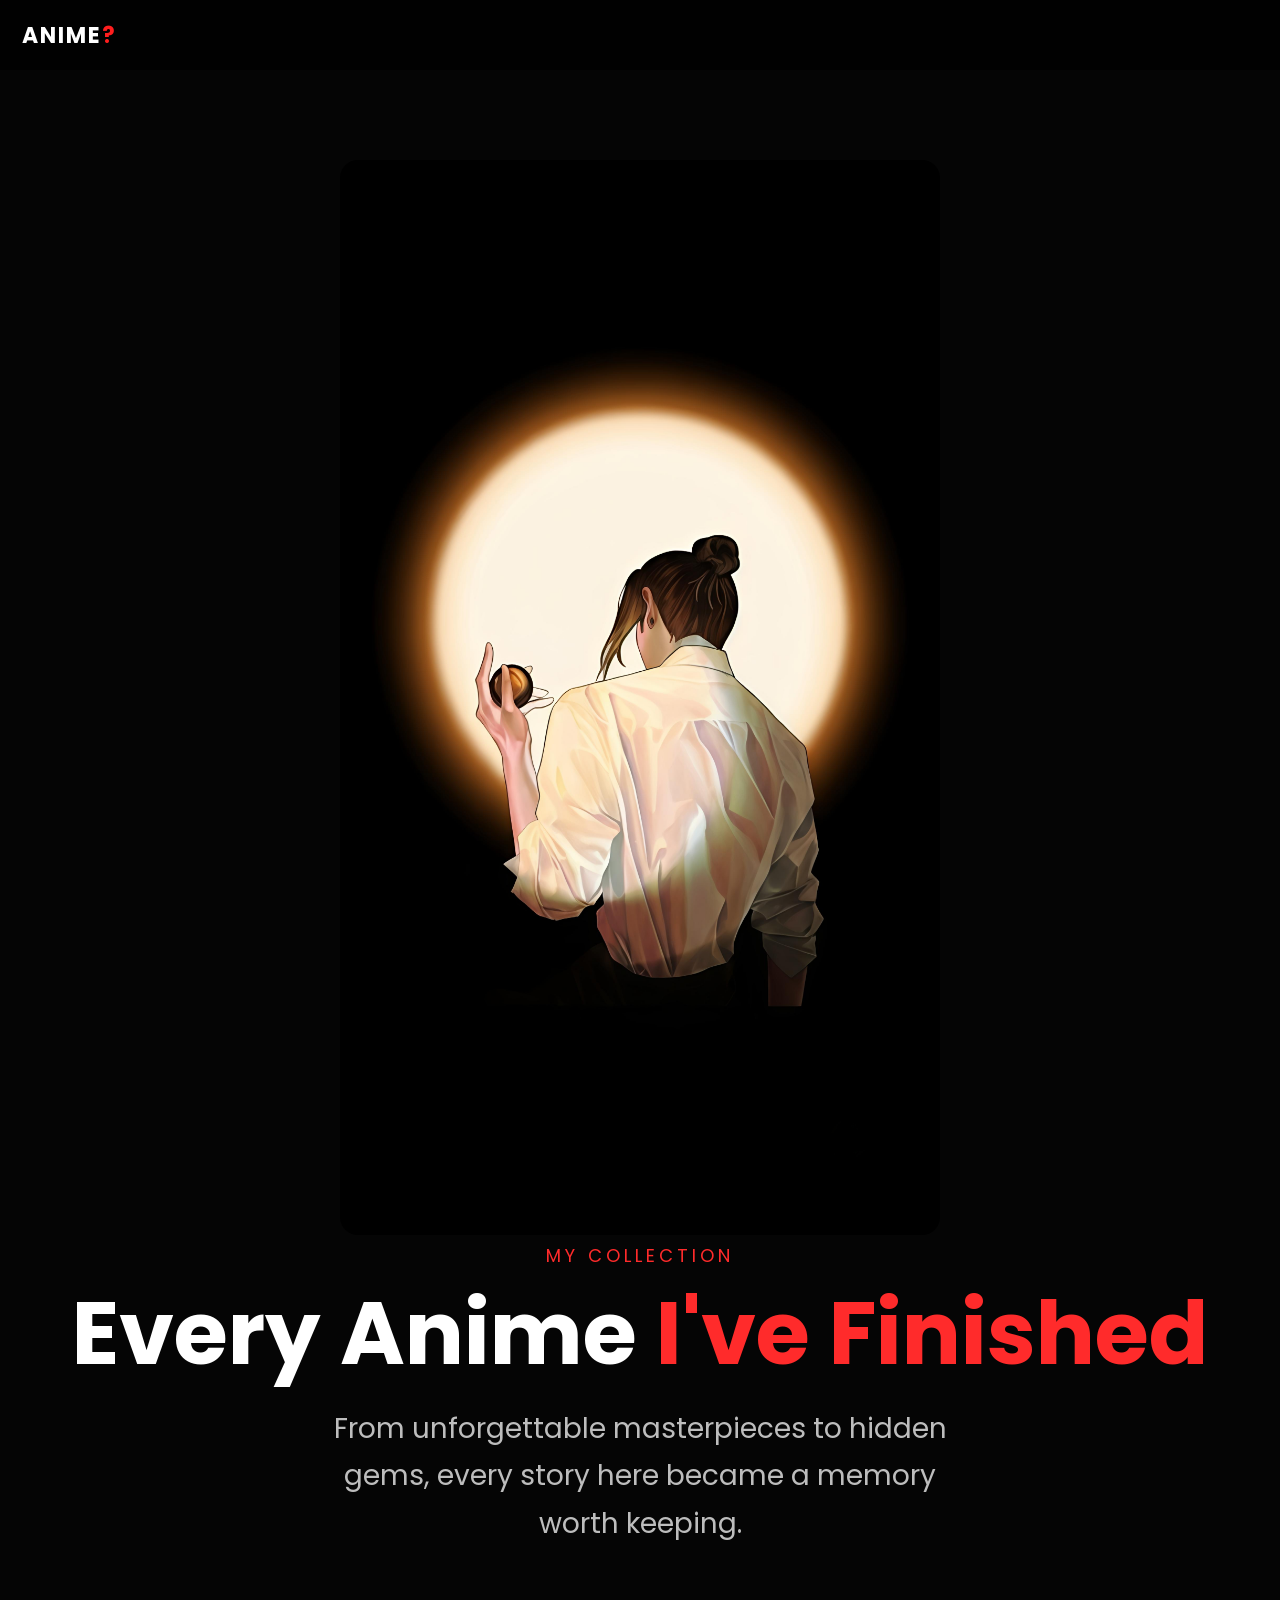
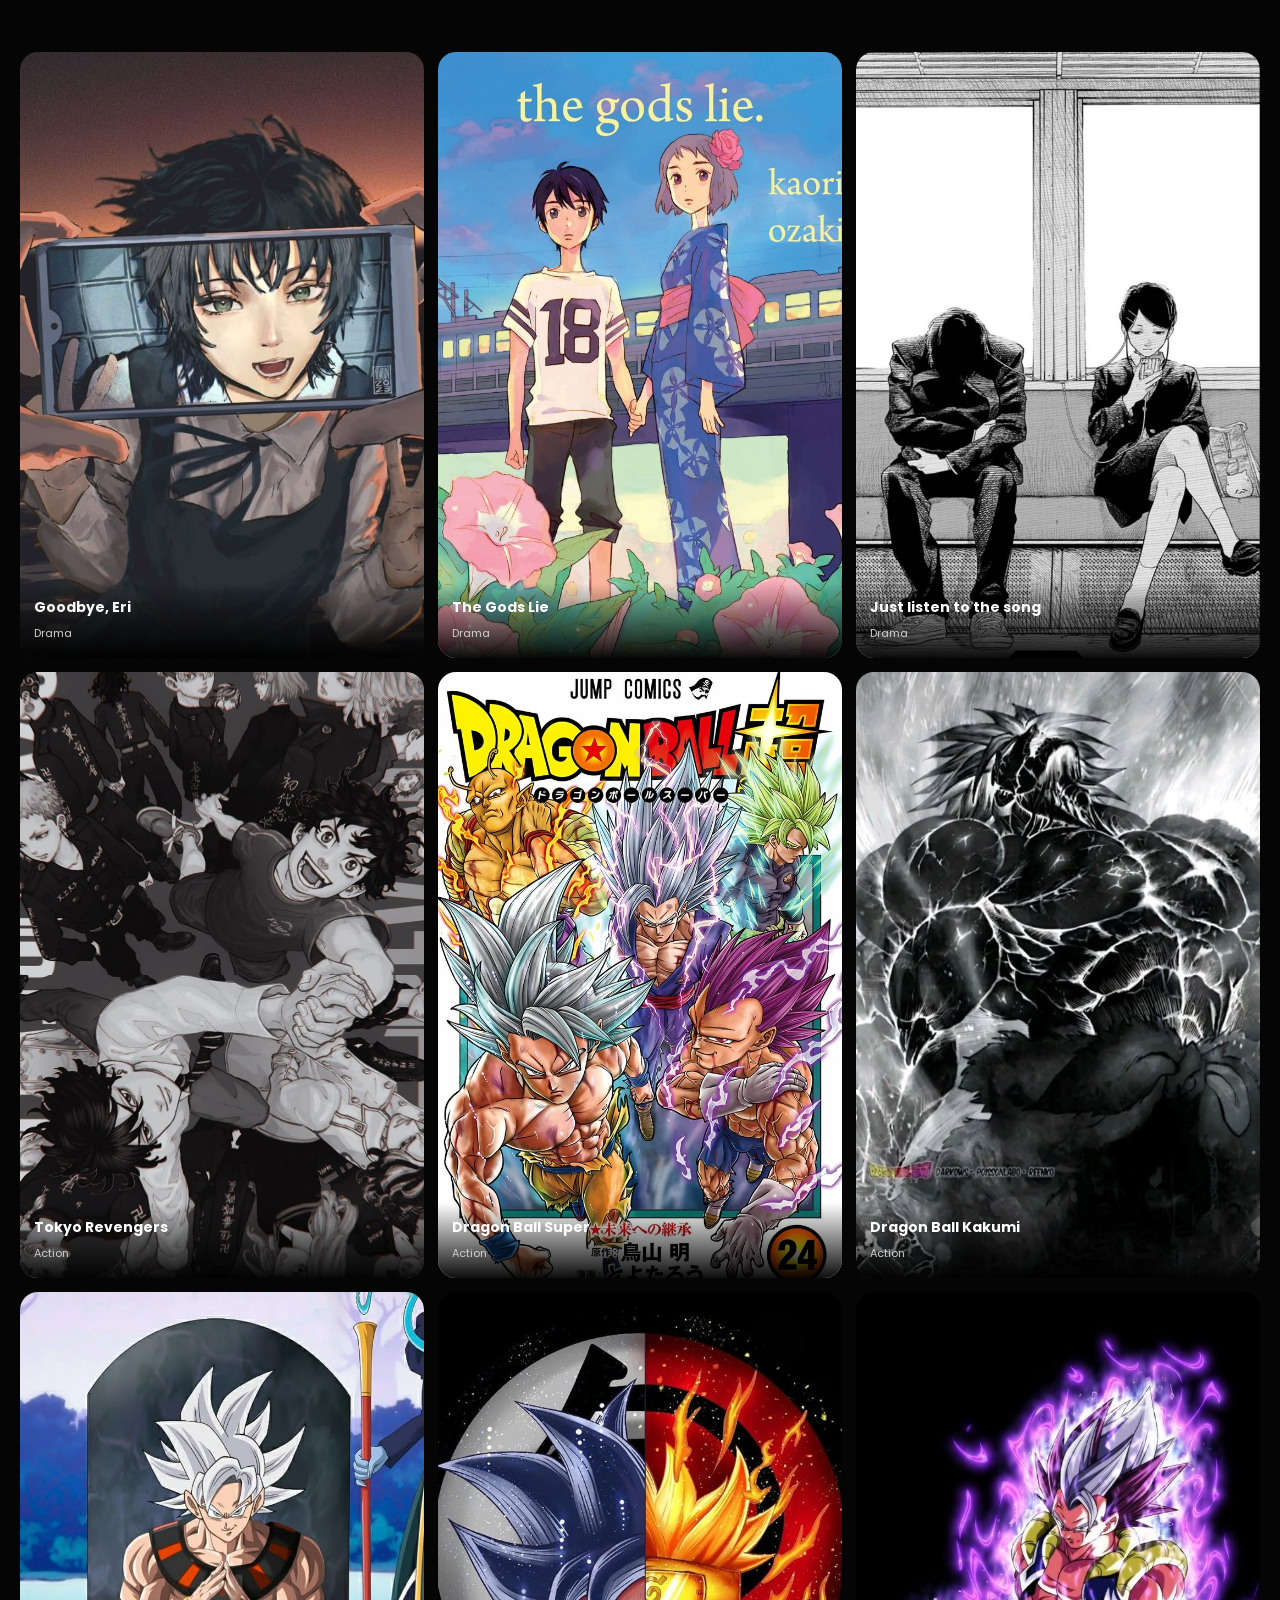
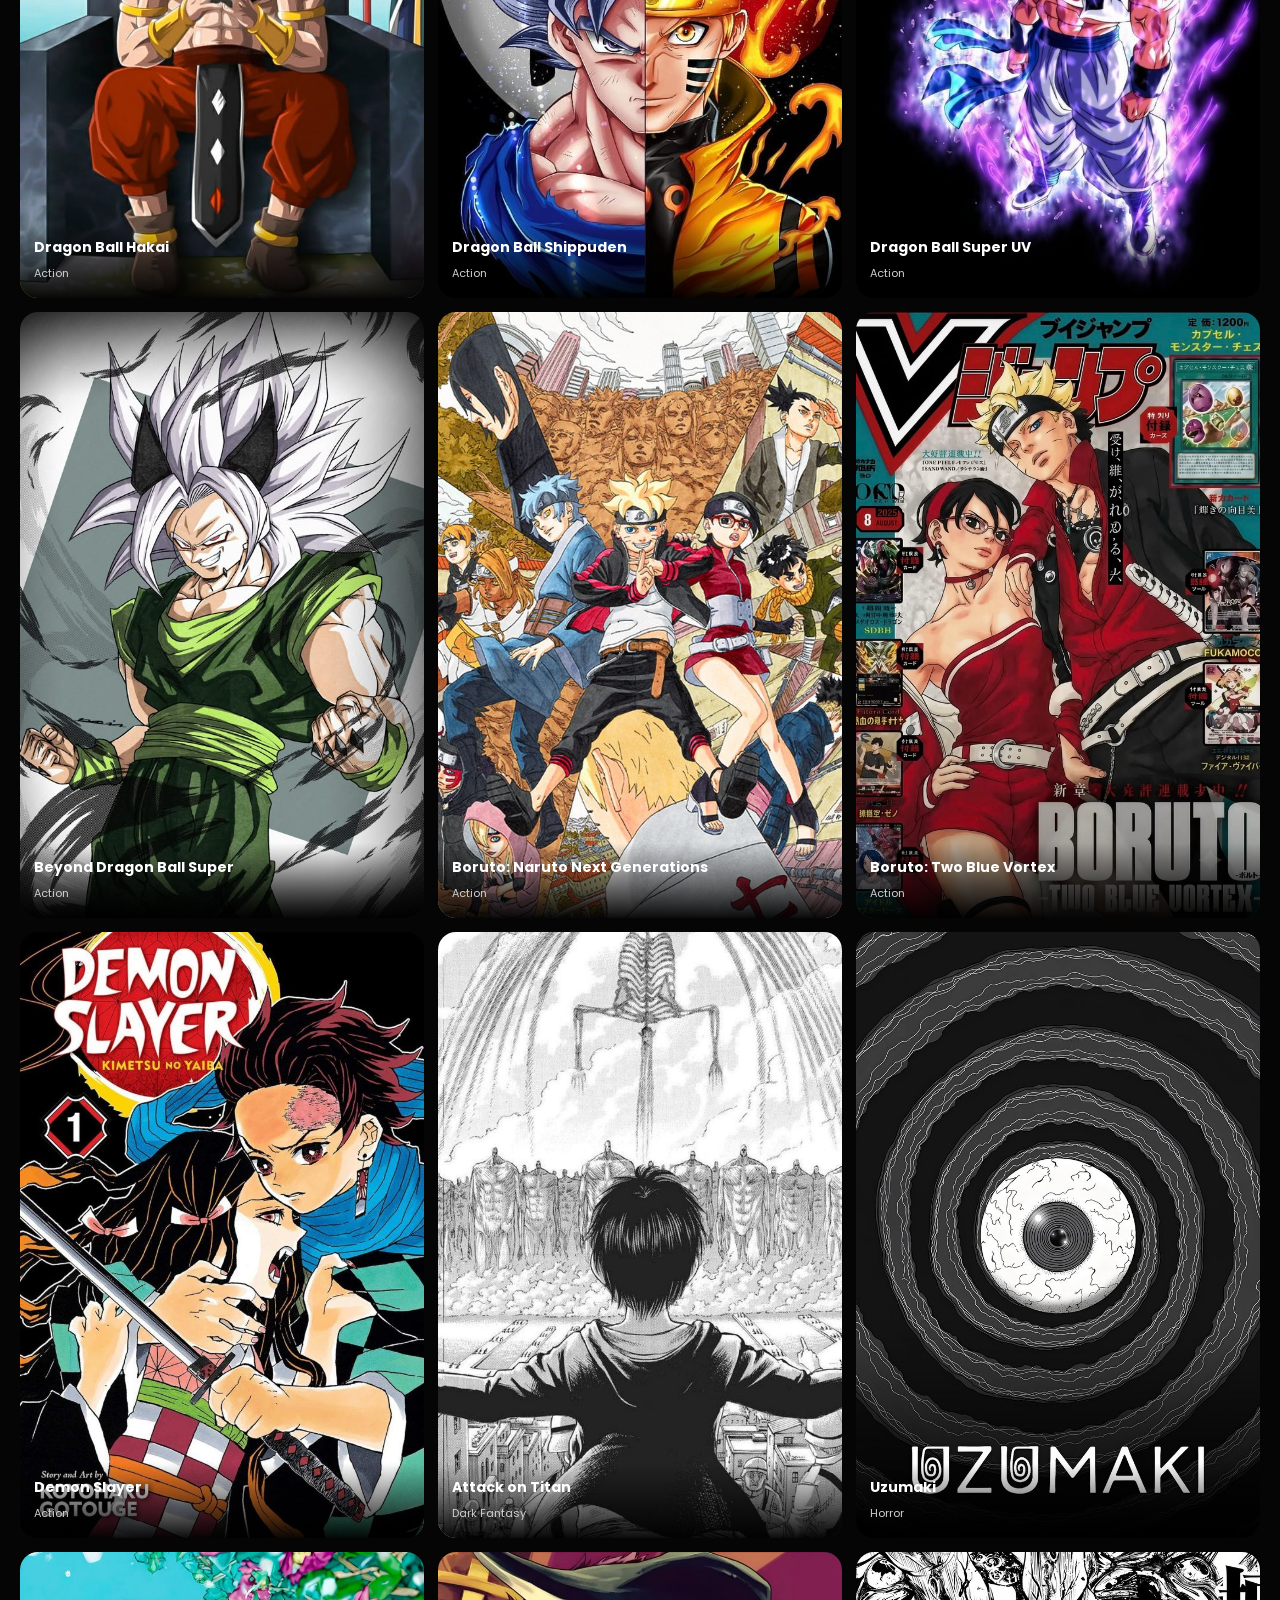
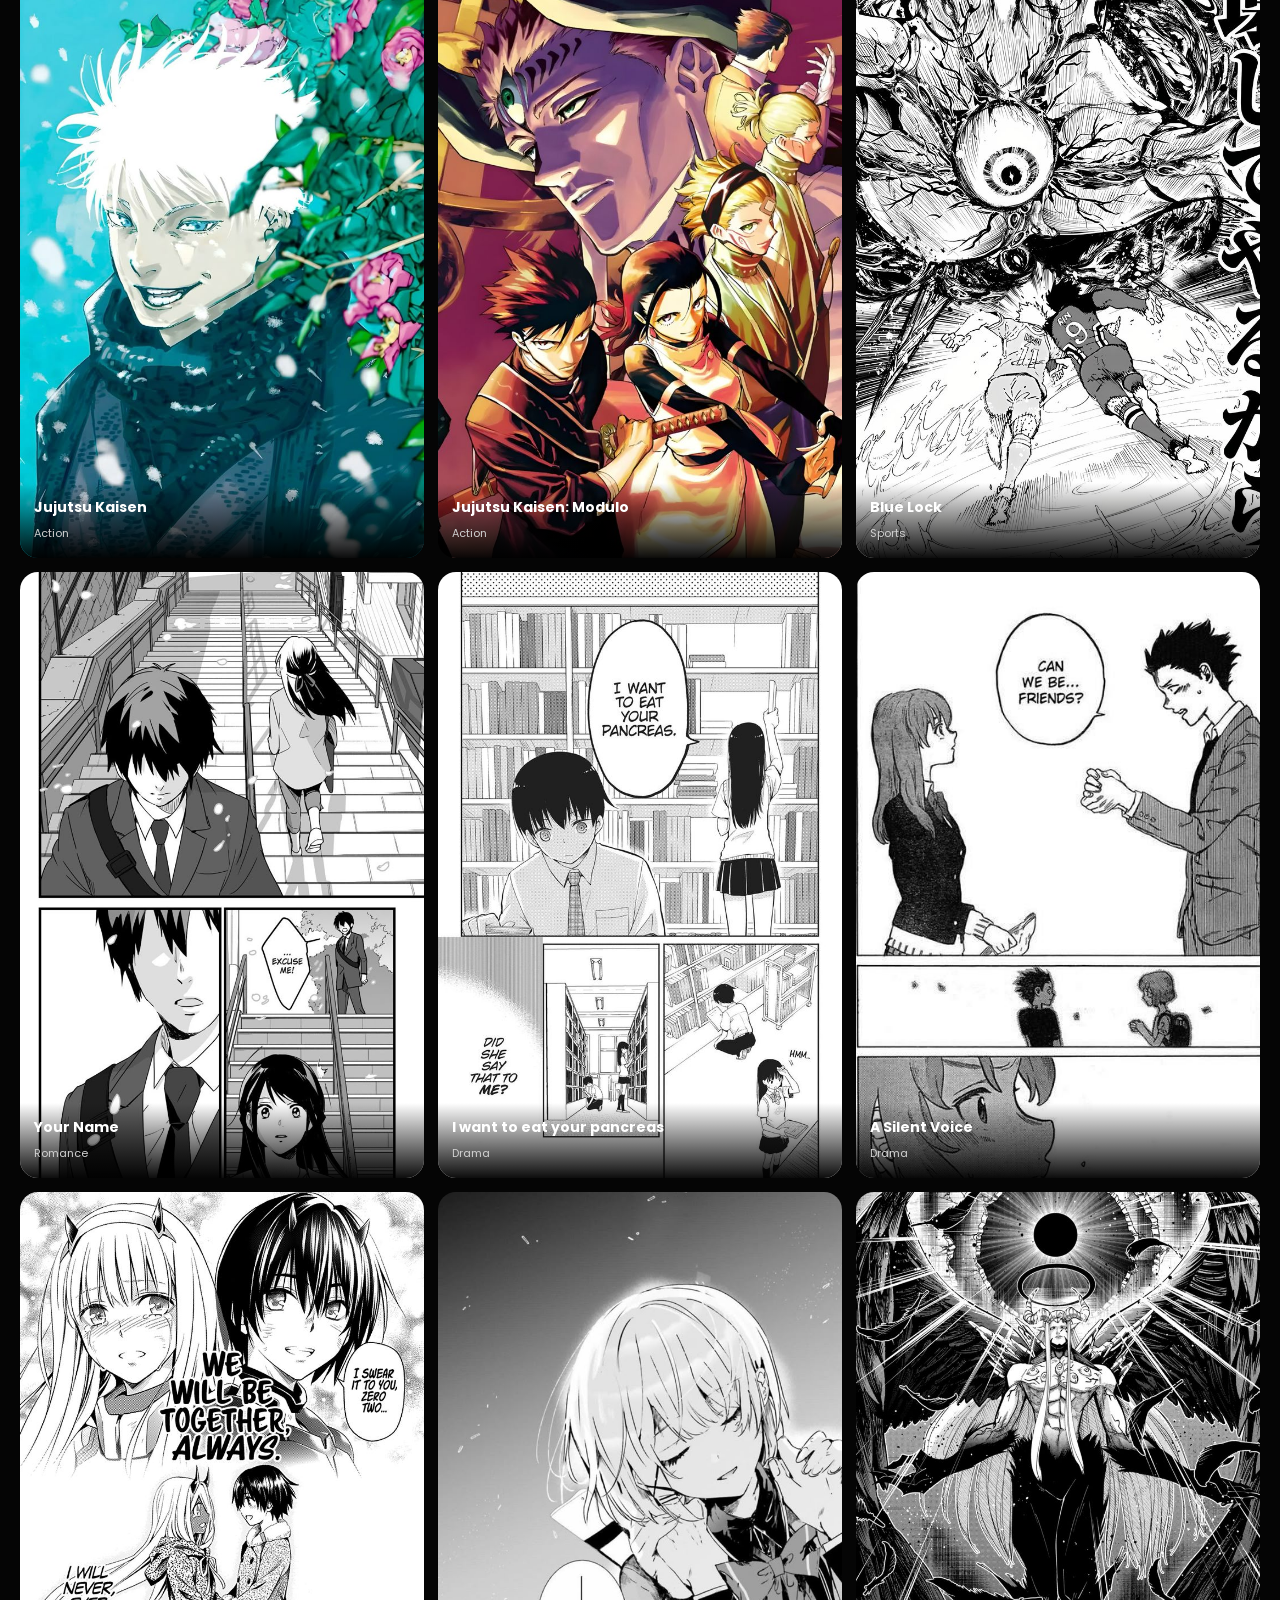
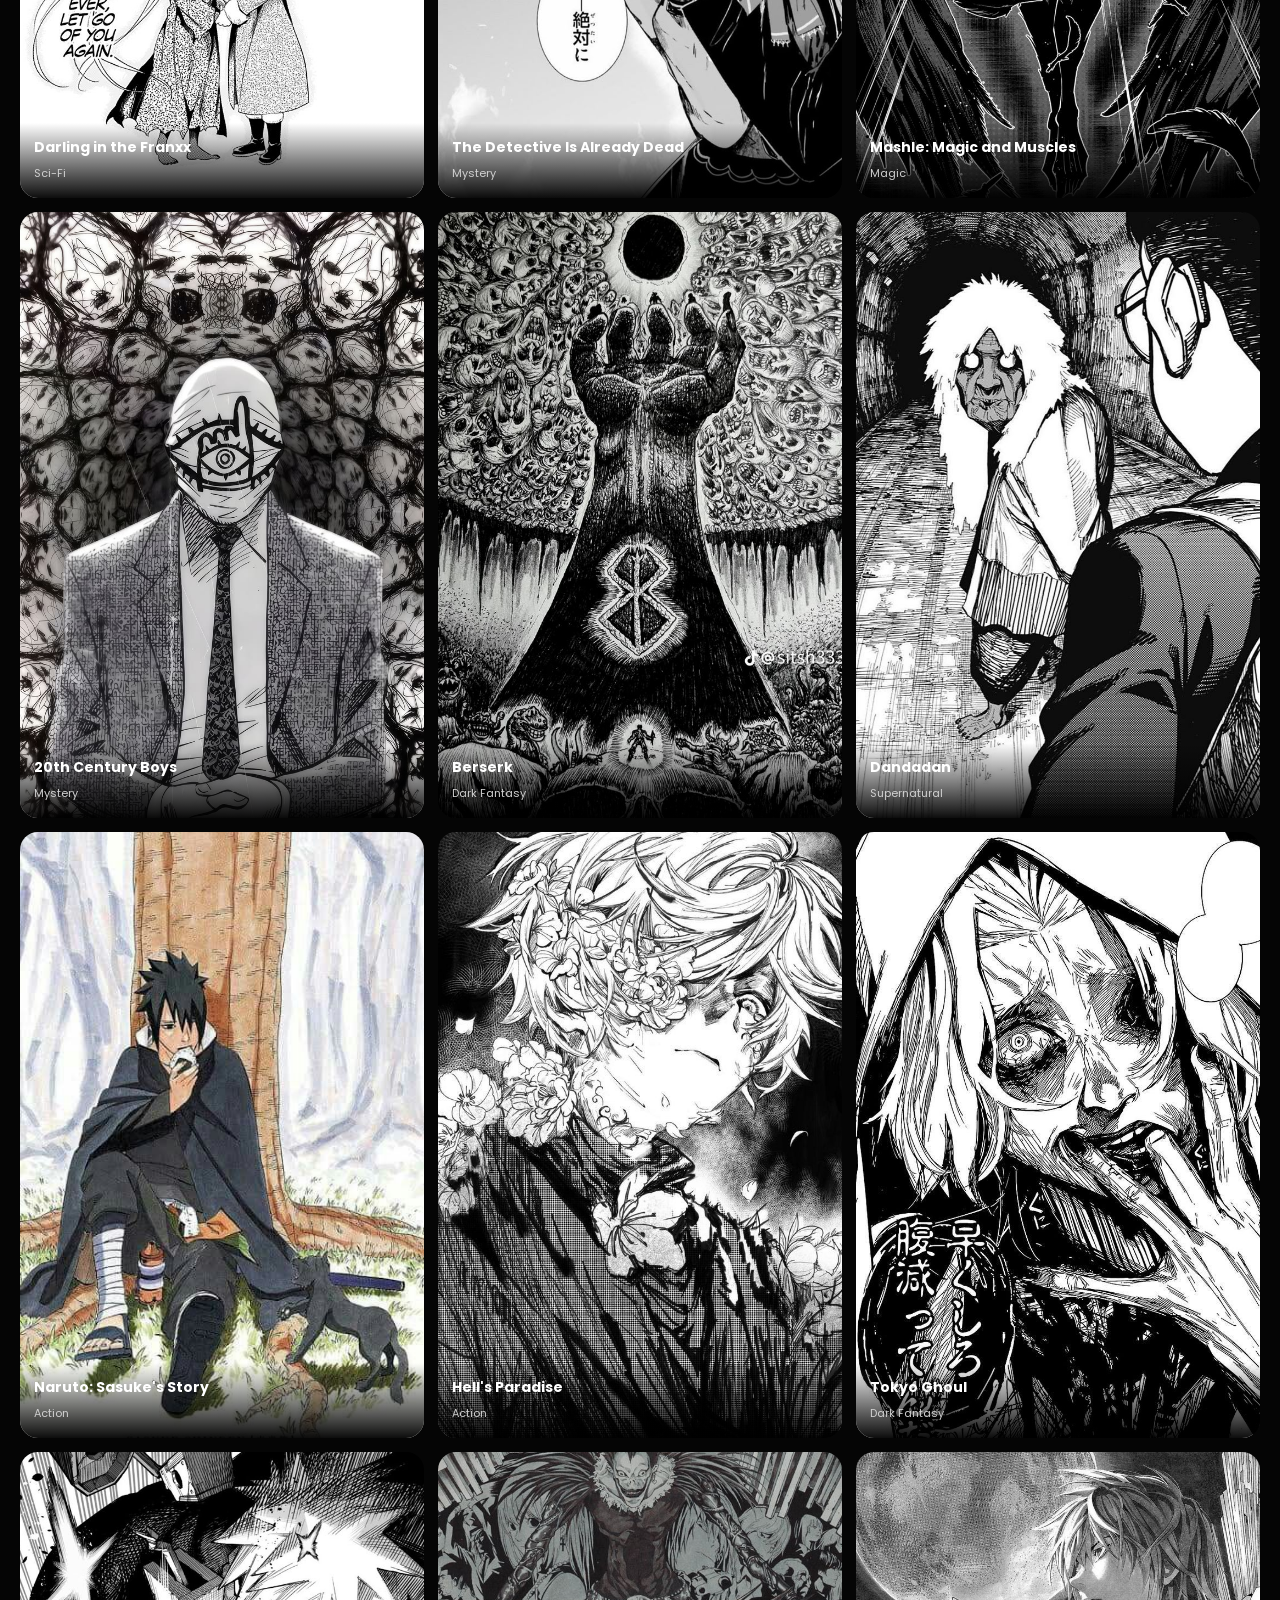
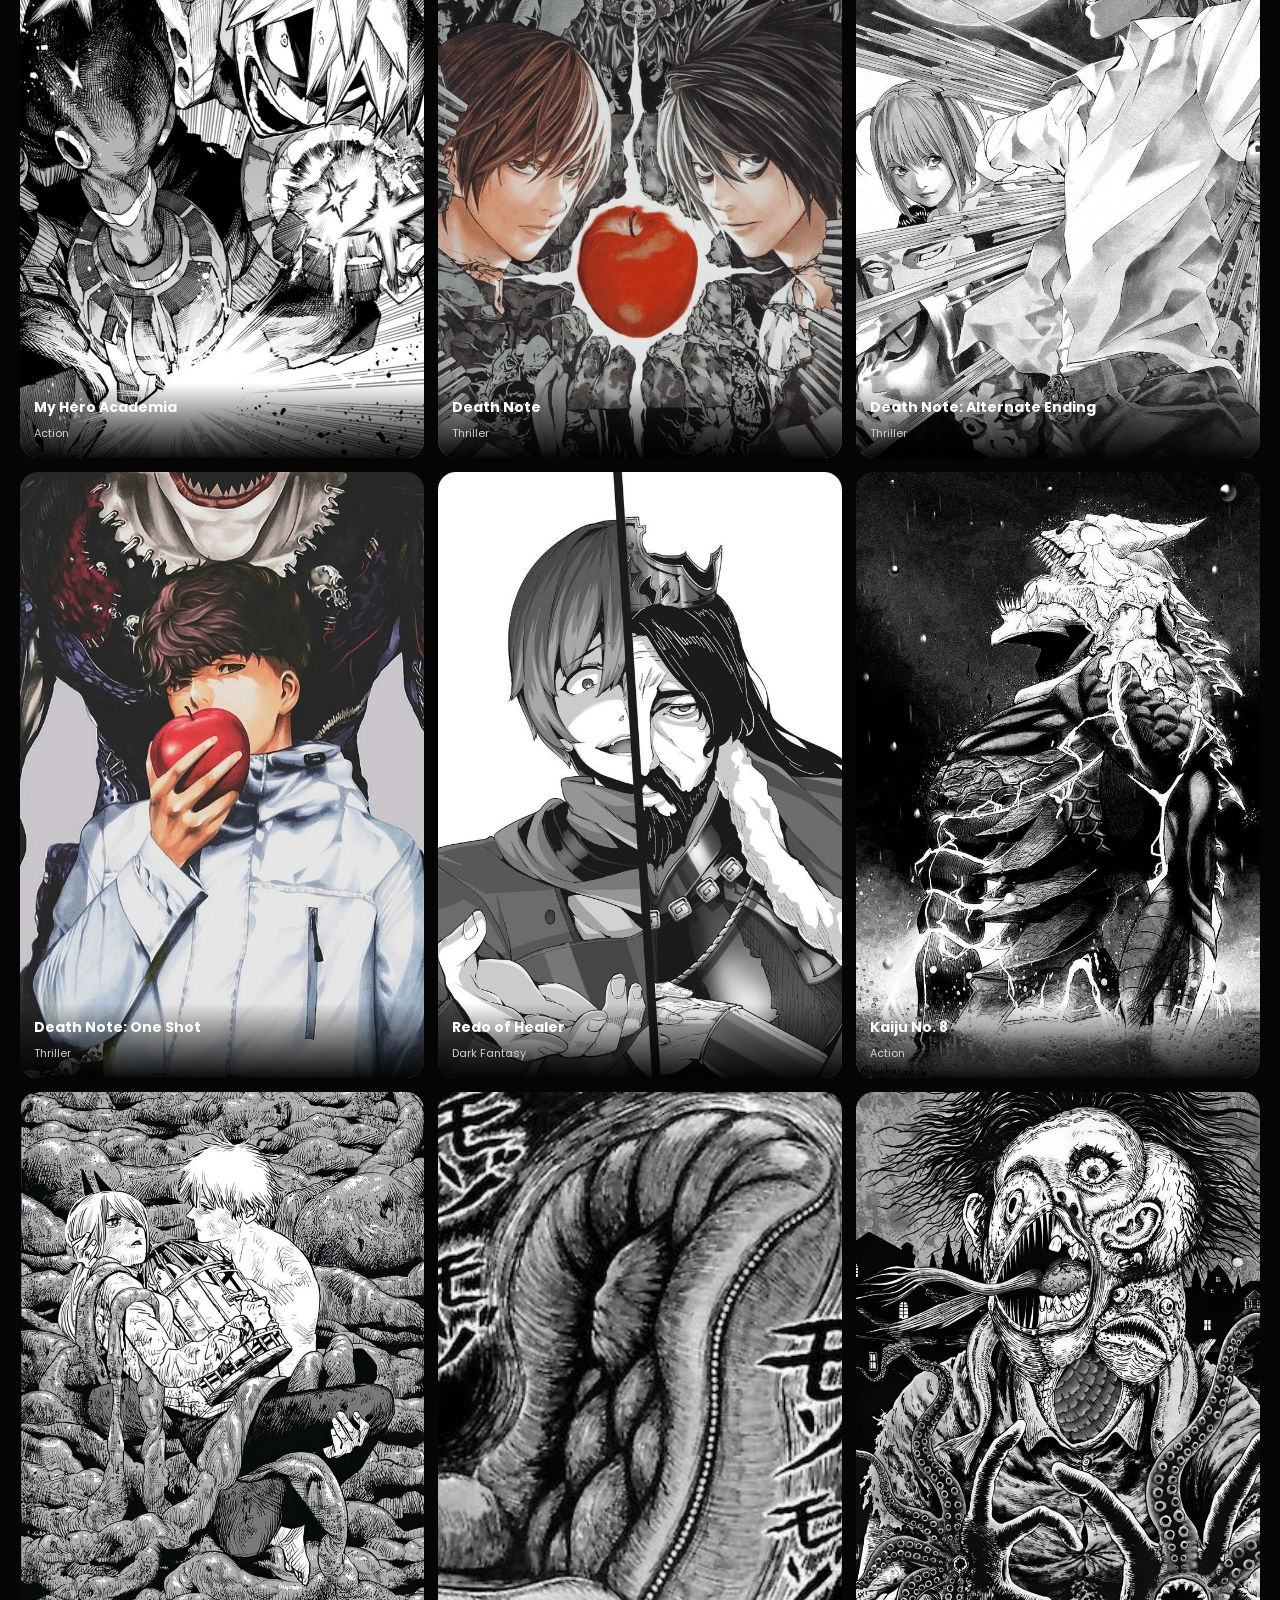
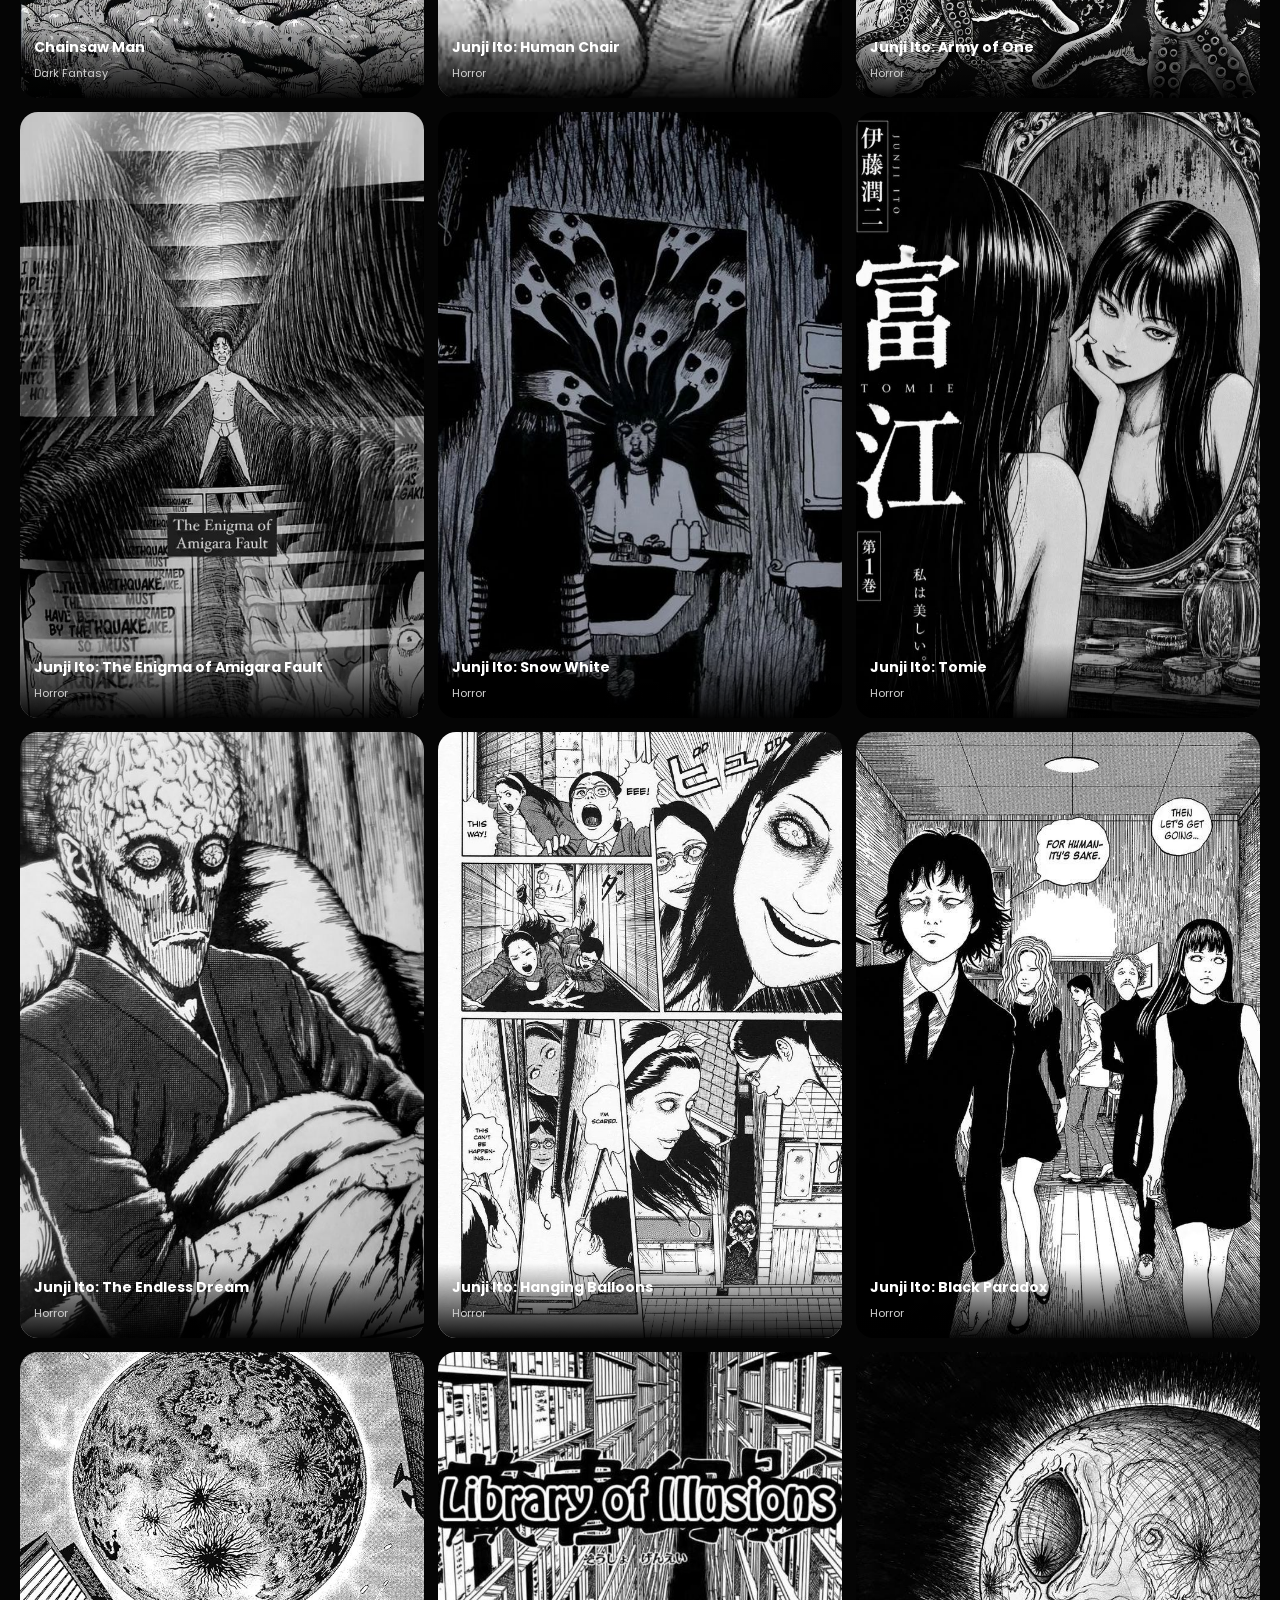
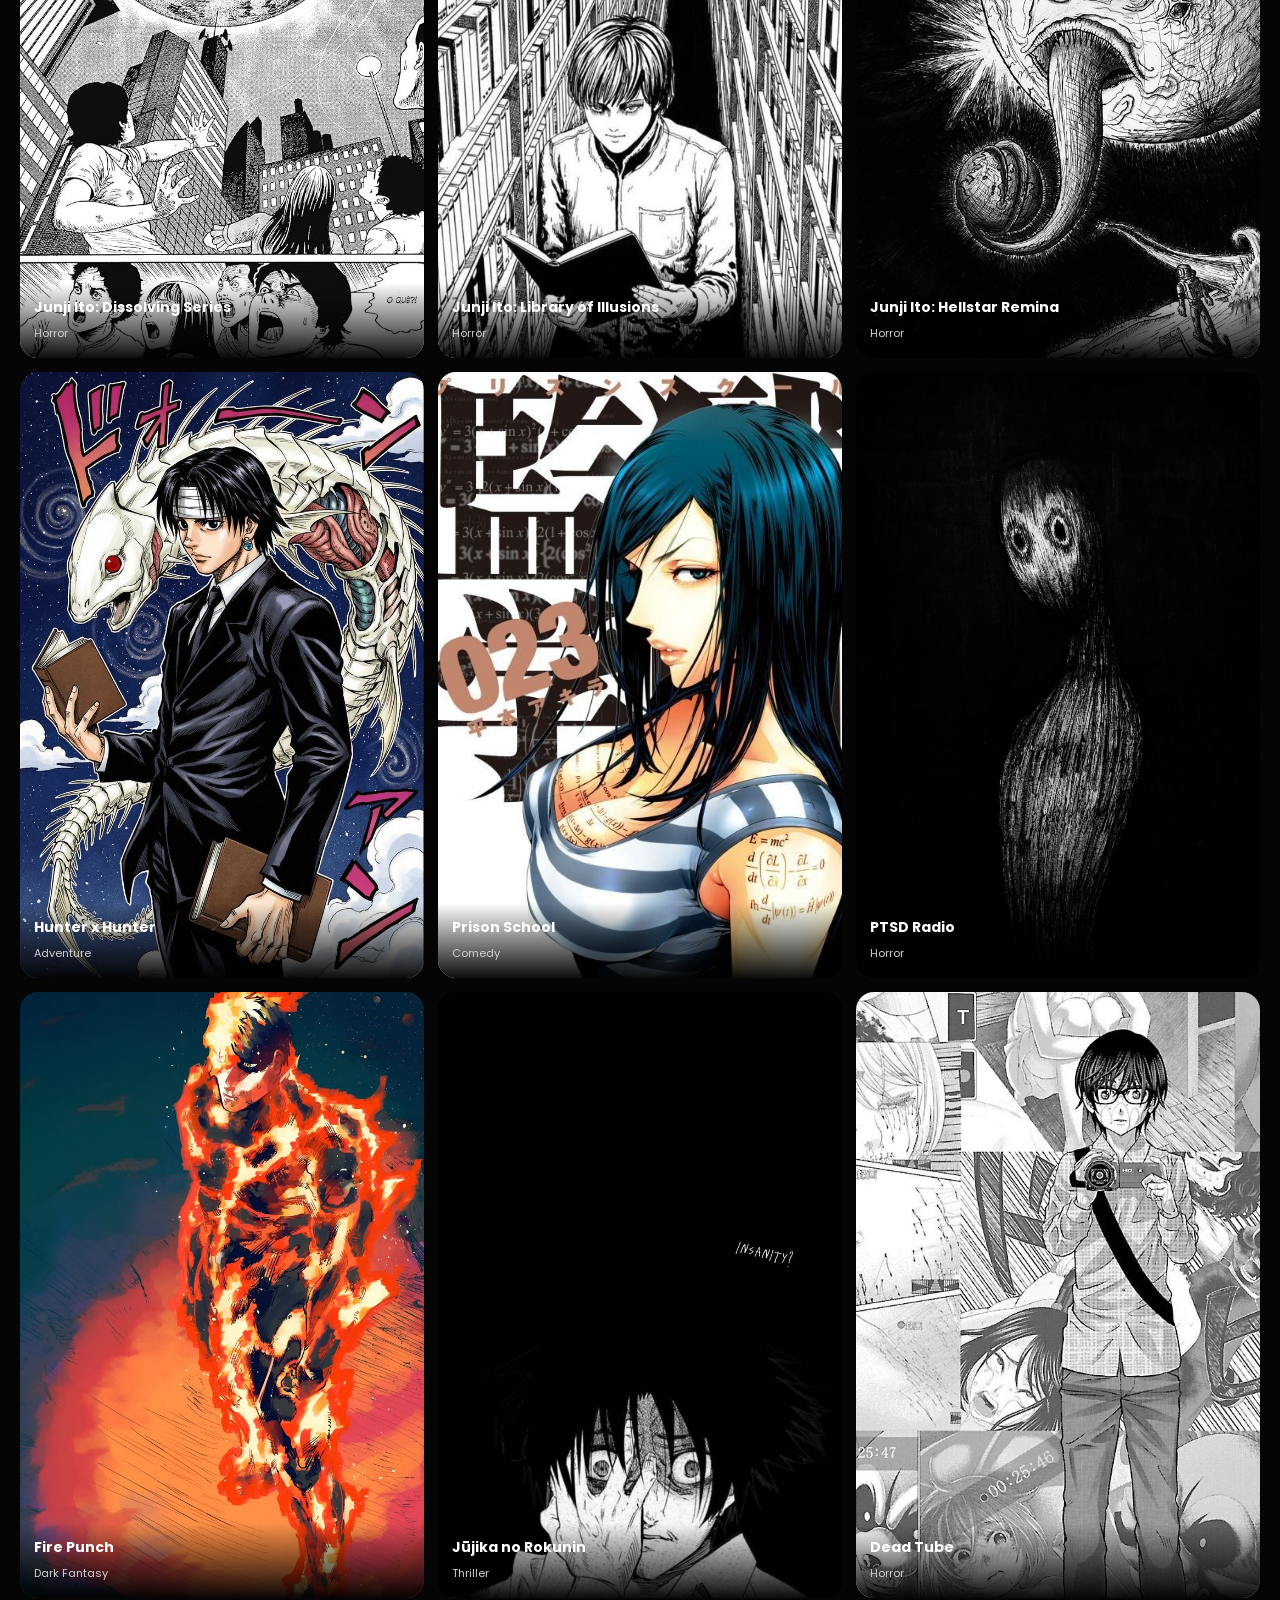
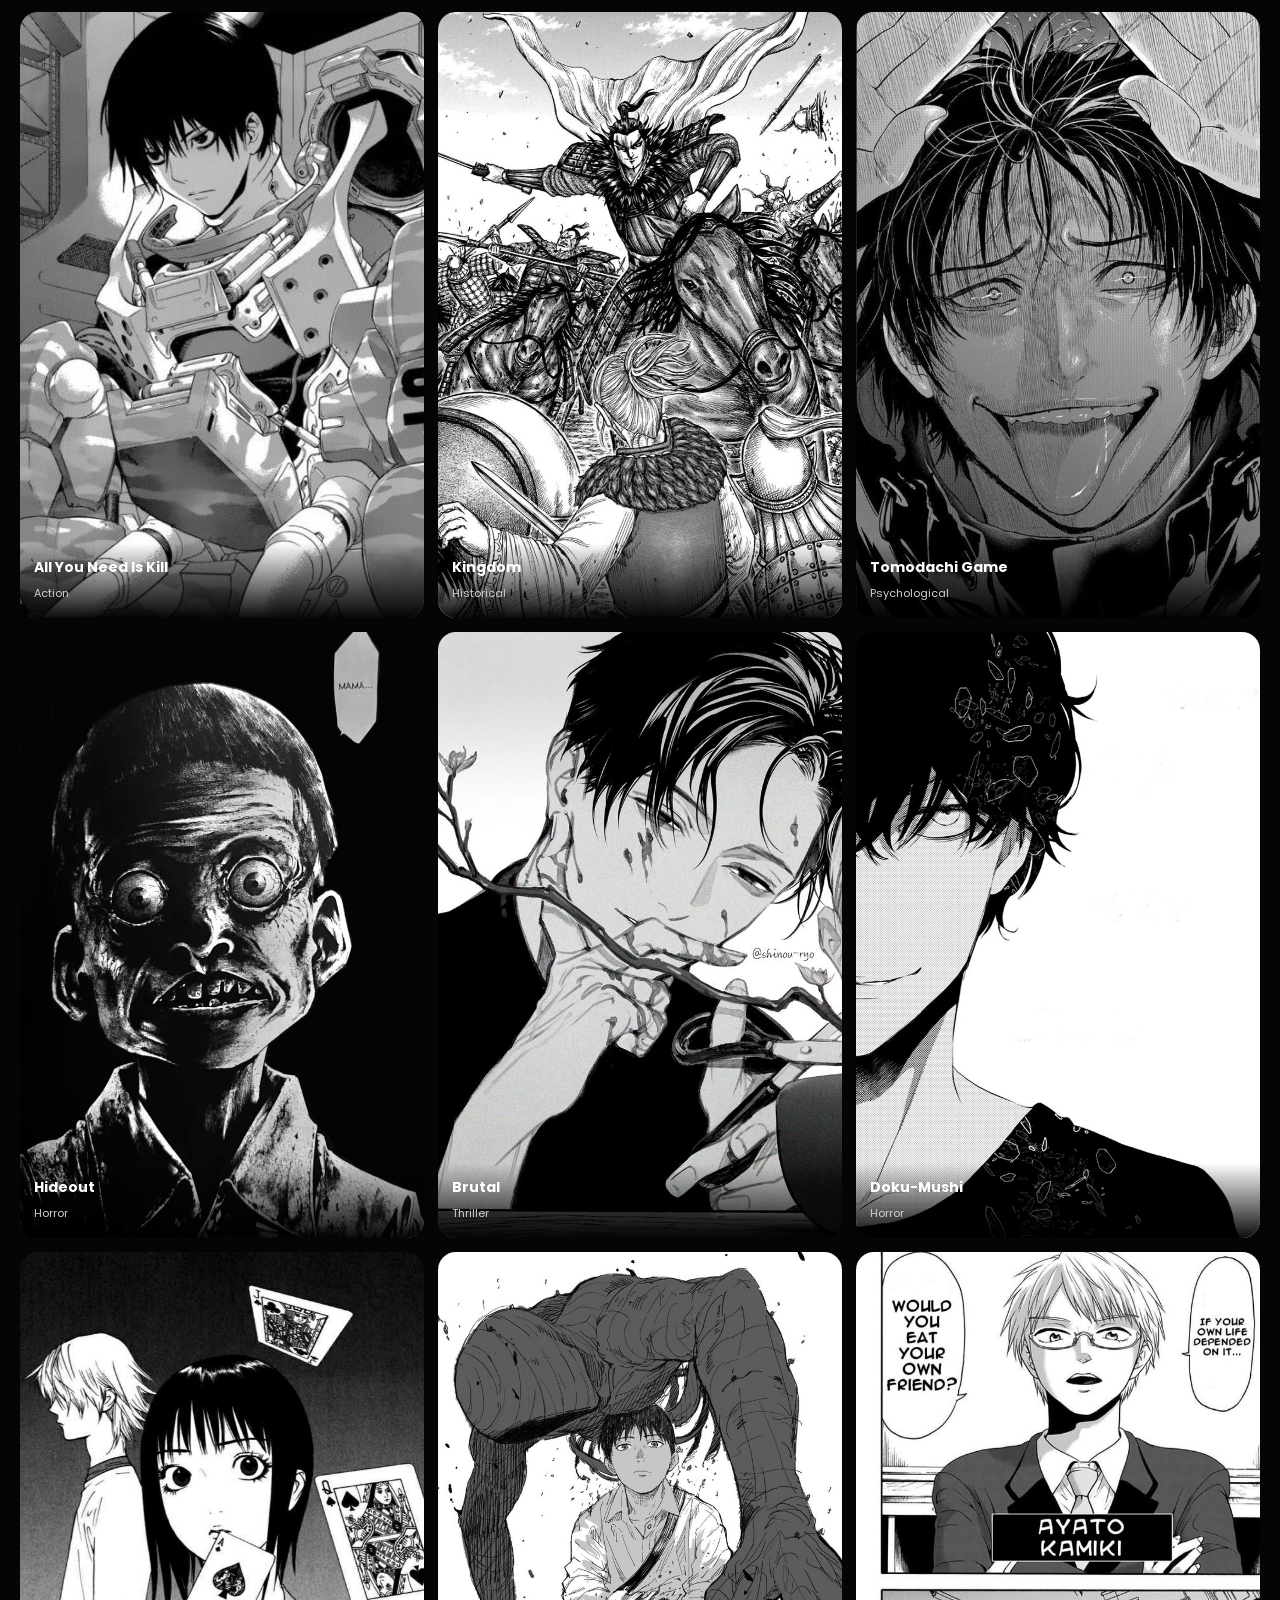
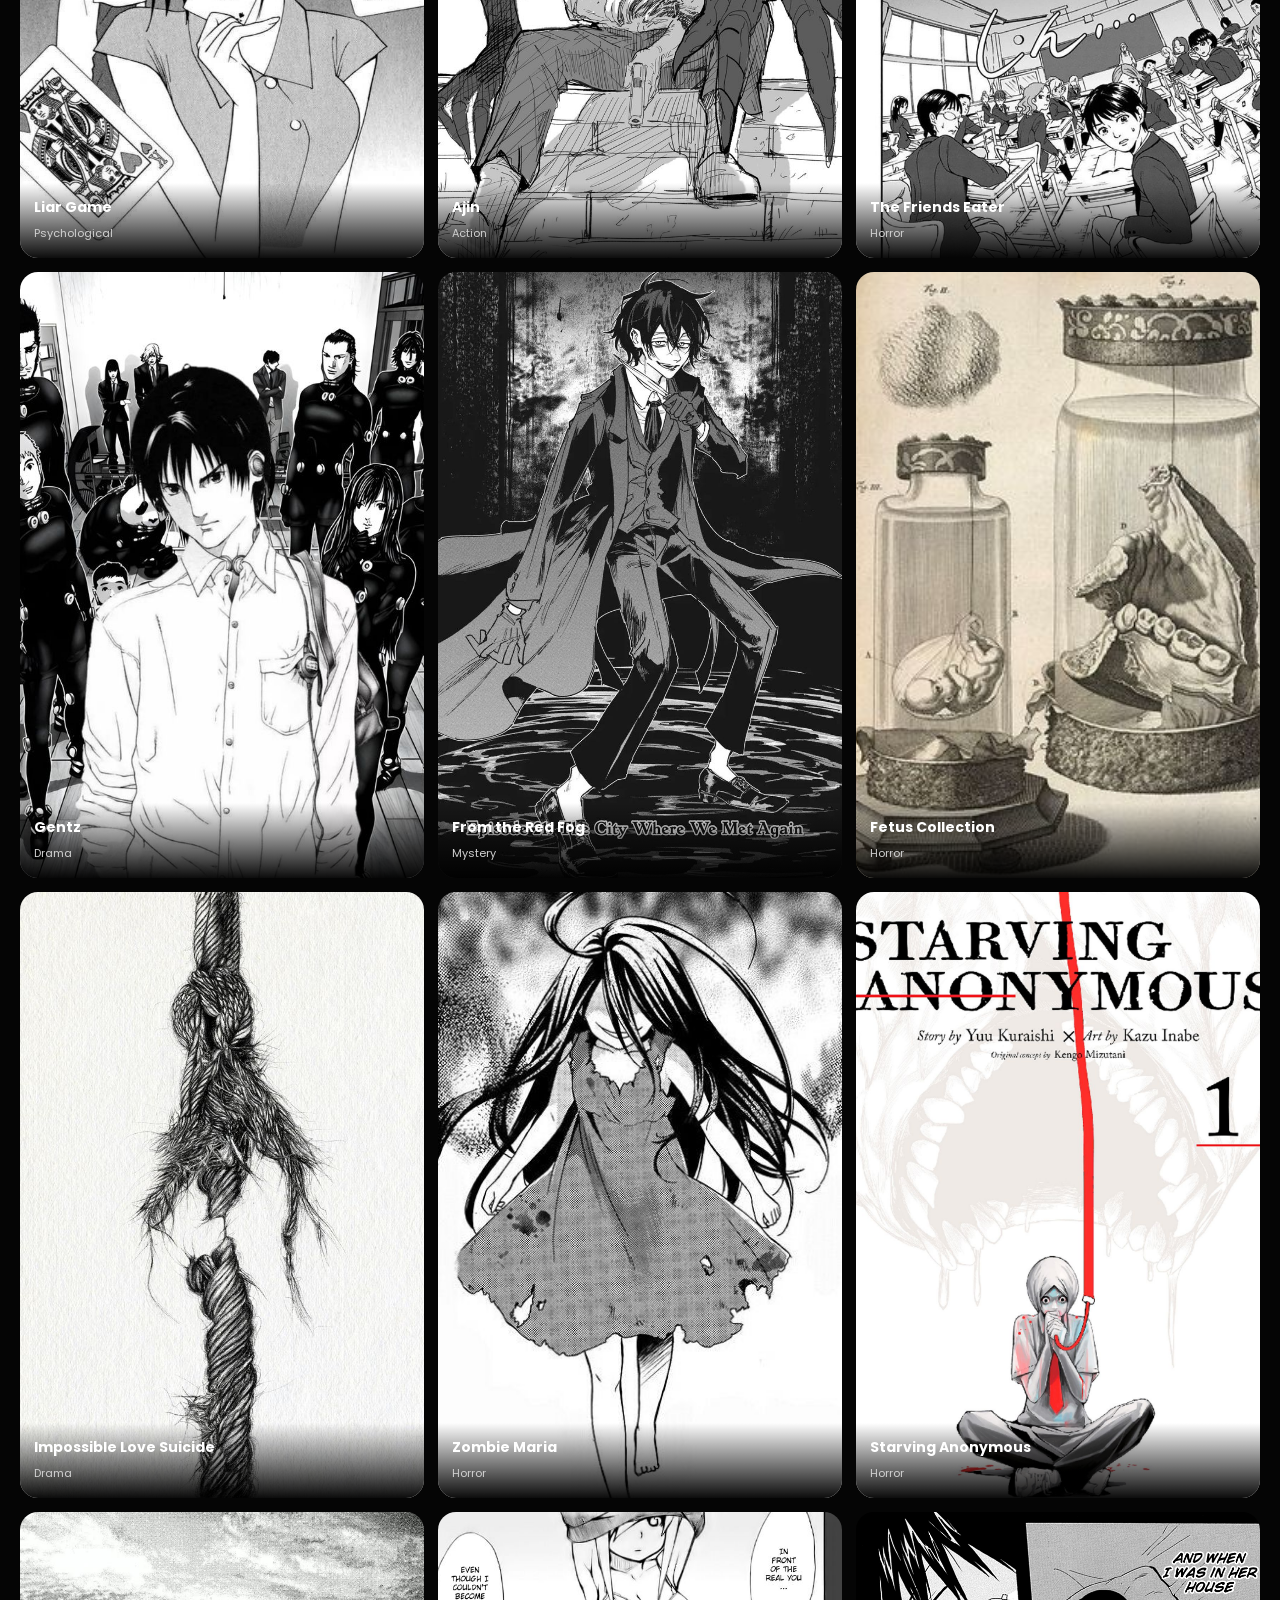
<file: pages/manga.html>
<!DOCTYPE html>
<html lang="en">

<head>
    <meta charset="UTF-8">
    <meta name="viewport" content="width=device-width, initial-scale=1.0">
    
    <link href="https://fonts.googleapis.com/css2?family=Poppins:wght@300;400;600;700&display=swap" rel="stylesheet">
    <link rel="preconnect" href="https://fonts.googleapis.com">
    
    <link rel="stylesheet" href="https://cdnjs.cloudflare.com/ajax/libs/font-awesome/6.7.2/css/all.min.css">
    
    <link rel="stylesheet" href="../Css/anime.css">
    
</head>

<body>
    <nav>
        
        <div class="logo">
            ANIME<span>?</span>
        </div>
        
    </nav>
    
    
    <section class="banner">
        <div id="logo">
            <img src="../images/logo/logo.png" alt="Anime">
        </div>
        
        <span class="small-title">
            MY COLLECTION
        </span>
        
        <h1>
            Every Anime <span>I've Finished</span>
        </h1>
        
        <p>
            From unforgettable masterpieces to hidden gems,
            every story here became a memory worth keeping.
        </p>
        
    </section>
    
    
    
    <section class="anime-grid">
        <div class="anime-card">
            <img src="../images/manga/1.jpg">
            <div class="overlay">
                <h3>Goodbye, Eri</h3>
                <span>Drama</span>
            </div>
        </div>
        
        <div class="anime-card">
            <img src="../images/manga/2.jpg">
            <div class="overlay">
                <h3>The Gods Lie</h3>
                <span>Drama</span>
            </div>
        </div>
        
        <div class="anime-card">
            <img src="../images/manga/3.jpg">
            <div class="overlay">
                <h3>Just listen to the song</h3>
                <span>Drama</span>
            </div>
        </div>
        
        <div class="anime-card">
            <img src="../images/manga/4.jpg">
            <div class="overlay">
                <h3>Tokyo Revengers</h3>
                <span>Action</span>
            </div>
        </div>
        
        <div class="anime-card">
            <img src="../images/manga/5.jpg">
            <div class="overlay">
                <h3>Dragon Ball Super</h3>
                <span>Action</span>
            </div>
        </div>
        
        <div class="anime-card">
            <img src="../images/manga/6.jpg">
            <div class="overlay">
                <h3>Dragon Ball Kakumi</h3>
                <span>Action</span>
            </div>
        </div>
        
        <div class="anime-card">
            <img src="../images/manga/7.jpg">
            <div class="overlay">
                <h3>Dragon Ball Hakai</h3>
                <span>Action</span>
            </div>
        </div>
        
        <div class="anime-card">
            <img src="../images/manga/8.jpg">
            <div class="overlay">
                <h3>Dragon Ball Shippuden</h3>
                <span>Action</span>
            </div>
        </div>
        
        <div class="anime-card">
            <img src="../images/manga/9.jpg">
            <div class="overlay">
                <h3>Dragon Ball Super UV</h3>
                <span>Action</span>
            </div>
        </div>
        
        <div class="anime-card">
            <img src="../images/manga/10.jpg">
            <div class="overlay">
                <h3>Beyond Dragon Ball Super</h3>
                <span>Action</span>
            </div>
        </div>
        
        <div class="anime-card">
            <img src="../images/manga/11.jpg">
            <div class="overlay">
                <h3>Boruto: Naruto Next Generations</h3>
                <span>Action</span>
            </div>
        </div>
        
        <div class="anime-card">
            <img src="../images/manga/12.jpg">
            <div class="overlay">
                <h3>Boruto: Two Blue Vortex</h3>
                <span>Action</span>
            </div>
        </div>
        
        <div class="anime-card">
            <img src="../images/manga/13.jpg">
            <div class="overlay">
                <h3>Demon Slayer</h3>
                <span>Action</span>
            </div>
        </div>
        
        <div class="anime-card">
            <img src="../images/manga/15.jpg">
            <div class="overlay">
                <h3>Attack on Titan</h3>
                <span>Dark Fantasy</span>
            </div>
        </div>
        
        <div class="anime-card">
            <img src="../images/manga/16.jpg">
            <div class="overlay">
                <h3>Uzumaki</h3>
                <span>Horror</span>
            </div>
        </div>
        
        <div class="anime-card">
            <img src="../images/manga/17.jpg">
            <div class="overlay">
                <h3>Jujutsu Kaisen</h3>
                <span>Action</span>
            </div>
        </div>
        
        <div class="anime-card">
            <img src="../images/manga/18.jpg">
            <div class="overlay">
                <h3>Jujutsu Kaisen: Modulo</h3>
                <span>Action</span>
            </div>
        </div>
        
        <div class="anime-card">
            <img src="../images/manga/19.jpg">
            <div class="overlay">
                <h3>Blue Lock</h3>
                <span>Sports</span>
            </div>
        </div>
        
        <div class="anime-card">
            <img src="../images/manga/20.jpg">
            <div class="overlay">
                <h3>Your Name</h3>
                <span>Romance</span>
            </div>
        </div>
        
        <div class="anime-card">
            <img src="../images/manga/122.jpg">
            <div class="overlay">
                <h3>I want to eat your pancreas</h3>
                <span>Drama</span>
            </div>
        </div>
        
        <div class="anime-card">
            <img src="../images/manga/21.jpg">
            <div class="overlay">
                <h3>A Silent Voice</h3>
                <span>Drama</span>
            </div>
        </div>
        
        <div class="anime-card">
            <img src="../images/manga/22.jpg">
            <div class="overlay">
                <h3>Darling in the Franxx</h3>
                <span>Sci-Fi</span>
            </div>
        </div>
        
        <div class="anime-card">
            <img src="../images/manga/23.jpg">
            <div class="overlay">
                <h3>The Detective Is Already Dead</h3>
                <span>Mystery</span>
            </div>
        </div>
        
        <div class="anime-card">
            <img src="../images/manga/24.jpg">
            <div class="overlay">
                <h3>Mashle: Magic and Muscles</h3>
                <span>Magic</span>
            </div>
        </div>
        
        <div class="anime-card">
            <img src="../images/manga/25.jpg">
            <div class="overlay">
                <h3>20th Century Boys</h3>
                <span>Mystery</span>
            </div>
        </div>
        
        <div class="anime-card">
            <img src="../images/manga/26.jpg">
            <div class="overlay">
                <h3>Berserk</h3>
                <span>Dark Fantasy</span>
            </div>
        </div>
        
        <div class="anime-card">
            <img src="../images/manga/27.jpg">
            <div class="overlay">
                <h3>Dandadan</h3>
                <span>Supernatural</span>
            </div>
        </div>
        
        <div class="anime-card">
            <img src="../images/manga/28.jpg">
            <div class="overlay">
                <h3>Naruto: Sasuke's Story</h3>
                <span>Action</span>
            </div>
        </div>
        
        <div class="anime-card">
            <img src="../images/manga/29.jpg">
            <div class="overlay">
                <h3>Hell's Paradise</h3>
                <span>Action</span>
            </div>
        </div>
        
        <div class="anime-card">
            <img src="../images/manga/30.jpg">
            <div class="overlay">
                <h3>Tokyo Ghoul</h3>
                <span>Dark Fantasy</span>
            </div>
        </div>
        
        <div class="anime-card">
            <img src="../images/manga/31.jpg">
            <div class="overlay">
                <h3>My Hero Academia</h3>
                <span>Action</span>
            </div>
        </div>
        
        <div class="anime-card">
            <img src="../images/manga/32.jpg">
            <div class="overlay">
                <h3>Death Note</h3>
                <span>Thriller</span>
            </div>
        </div>
        
        <div class="anime-card">
            <img src="../images/manga/33.jpg">
            <div class="overlay">
                <h3>Death Note: Alternate Ending</h3>
                <span>Thriller</span>
            </div>
        </div>
        
        <div class="anime-card">
            <img src="../images/manga/34.jpg">
            <div class="overlay">
                <h3>Death Note: One Shot</h3>
                <span>Thriller</span>
            </div>
        </div>
        
        <div class="anime-card">
            <img src="../images/manga/35.jpg">
            <div class="overlay">
                <h3>Redo of Healer</h3>
                <span>Dark Fantasy</span>
            </div>
        </div>
        
        <div class="anime-card">
            <img src="../images/manga/36.jpg">
            <div class="overlay">
                <h3>Kaiju No. 8</h3>
                <span>Action</span>
            </div>
        </div>
        
        <div class="anime-card">
            <img src="../images/manga/37.jpg">
            <div class="overlay">
                <h3>Chainsaw Man</h3>
                <span>Dark Fantasy</span>
            </div>
        </div>
        
        <div class="anime-card">
            <img src="../images/manga/38.jpg">
            <div class="overlay">
                <h3>Junji Ito: Human Chair</h3>
                <span>Horror</span>
            </div>
        </div>
        
        <div class="anime-card">
            <img src="../images/manga/39.jpg">
            <div class="overlay">
                <h3>Junji Ito: Army of One</h3>
                <span>Horror</span>
            </div>
        </div>
        
        <div class="anime-card">
            <img src="../images/manga/40.jpg">
            <div class="overlay">
                <h3>Junji Ito: The Enigma of Amigara Fault</h3>
                <span>Horror</span>
            </div>
        </div>
        
        <div class="anime-card">
            <img src="../images/manga/41.jpg">
            <div class="overlay">
                <h3>Junji Ito: Snow White</h3>
                <span>Horror</span>
            </div>
        </div>
        
        <div class="anime-card">
            <img src="../images/manga/42.jpg">
            <div class="overlay">
                <h3>Junji Ito: Tomie</h3>
                <span>Horror</span>
            </div>
        </div>
        
        <div class="anime-card">
            <img src="../images/manga/43.jpg">
            <div class="overlay">
                <h3>Junji Ito: The Endless Dream</h3>
                <span>Horror</span>
            </div>
        </div>
        
        <div class="anime-card">
            <img src="../images/manga/44.jpg">
            <div class="overlay">
                <h3>Junji Ito: Hanging Balloons</h3>
                <span>Horror</span>
            </div>
        </div>
        
        <div class="anime-card">
            <img src="../images/manga/45.jpg">
            <div class="overlay">
                <h3>Junji Ito: Black Paradox</h3>
                <span>Horror</span>
            </div>
        </div>
        
        <div class="anime-card">
            <img src="../images/manga/46.jpg">
            <div class="overlay">
                <h3>Junji Ito: Dissolving Series</h3>
                <span>Horror</span>
            </div>
        </div>
        
        <div class="anime-card">
            <img src="../images/manga/47.jpg">
            <div class="overlay">
                <h3>Junji Ito: Library of Illusions</h3>
                <span>Horror</span>
            </div>
        </div>
        
        <div class="anime-card">
            <img src="../images/manga/48.jpg">
            <div class="overlay">
                <h3>Junji Ito: Hellstar Remina</h3>
                <span>Horror</span>
            </div>
        </div>
        
        <div class="anime-card">
            <img src="../images/manga/49.jpg">
            <div class="overlay">
                <h3>Hunter x Hunter</h3>
                <span>Adventure</span>
            </div>
        </div>
        
        <div class="anime-card">
            <img src="../images/manga/50.jpg">
            <div class="overlay">
                <h3>Prison School</h3>
                <span>Comedy</span>
            </div>
        </div>
        
        <div class="anime-card">
            <img src="../images/manga/51.jpg">
            <div class="overlay">
                <h3>PTSD Radio</h3>
                <span>Horror</span>
            </div>
        </div>
        
        <div class="anime-card">
            <img src="../images/manga/52.jpg">
            <div class="overlay">
                <h3>Fire Punch</h3>
                <span>Dark Fantasy</span>
            </div>
        </div>
        
        <div class="anime-card">
            <img src="../images/manga/53.jpg">
            <div class="overlay">
                <h3>Jūjika no Rokunin</h3>
                <span>Thriller</span>
            </div>
        </div>
        
        <div class="anime-card">
            <img src="../images/manga/54.jpg">
            <div class="overlay">
                <h3>Dead Tube</h3>
                <span>Horror</span>
            </div>
        </div>
        
        <div class="anime-card">
            <img src="../images/manga/55.jpg">
            <div class="overlay">
                <h3>All You Need Is Kill</h3>
                <span>Action</span>
            </div>
        </div>
        
        <div class="anime-card">
            <img src="../images/manga/56.jpg">
            <div class="overlay">
                <h3>Kingdom</h3>
                <span>Historical</span>
            </div>
        </div>
        
        <div class="anime-card">
            <img src="../images/manga/57.jpg">
            <div class="overlay">
                <h3>Tomodachi Game</h3>
                <span>Psychological</span>
            </div>
        </div>
        
        <div class="anime-card">
            <img src="../images/manga/58.jpg">
            <div class="overlay">
                <h3>Hideout</h3>
                <span>Horror</span>
            </div>
        </div>
        
        <div class="anime-card">
            <img src="../images/manga/59.jpg">
            <div class="overlay">
                <h3>Brutal</h3>
                <span>Thriller</span>
            </div>
        </div>
        
        <div class="anime-card">
            <img src="../images/manga/60.jpg">
            <div class="overlay">
                <h3>Doku-Mushi</h3>
                <span>Horror</span>
            </div>
        </div>
        
        <div class="anime-card">
            <img src="../images/manga/61.jpg">
            <div class="overlay">
                <h3>Liar Game</h3>
                <span>Psychological</span>
            </div>
        </div>
        
        <div class="anime-card">
            <img src="../images/manga/62.jpg">
            <div class="overlay">
                <h3>Ajin</h3>
                <span>Action</span>
            </div>
        </div>
        
        <div class="anime-card">
            <img src="../images/manga/63.jpg">
            <div class="overlay">
                <h3>The Friends Eater</h3>
                <span>Horror</span>
            </div>
        </div>
        
        <div class="anime-card">
            <img src="../images/manga/64.jpg">
            <div class="overlay">
                <h3>Gentz</h3>
                <span>Drama</span>
            </div>
        </div>
        
        <div class="anime-card">
            <img src="../images/manga/65.jpg">
            <div class="overlay">
                <h3>From the Red Fog</h3>
                <span>Mystery</span>
            </div>
        </div>
        
        <div class="anime-card">
            <img src="../images/manga/66.jpg">
            <div class="overlay">
                <h3>Fetus Collection</h3>
                <span>Horror</span>
            </div>
        </div>
        
        <div class="anime-card">
            <img src="../images/manga/67.jpg">
            <div class="overlay">
                <h3>Impossible Love Suicide</h3>
                <span>Drama</span>
            </div>
        </div>
        
        <div class="anime-card">
            <img src="../images/manga/68.jpg">
            <div class="overlay">
                <h3>Zombie Maria</h3>
                <span>Horror</span>
            </div>
        </div>
        
        <div class="anime-card">
            <img src="../images/manga/69.jpg">
            <div class="overlay">
                <h3>Starving Anonymous</h3>
                <span>Horror</span>
            </div>
        </div>
        
        <div class="anime-card">
            <img src="../images/manga/70.jpg">
            <div class="overlay">
                <h3>The Climber</h3>
                <span>Drama</span>
            </div>
        </div>
        
        <div class="anime-card">
            <img src="../images/manga/71.jpg">
            <div class="overlay">
                <h3>Masturbation Master Kurosawa</h3>
                <span>Comedy</span>
            </div>
        </div>
        
        <div class="anime-card">
            <img src="../images/manga/72.png">
            <div class="overlay">
                <h3>About if I die of Discarded Virgin</h3>
                <span>Drama</span>
            </div>
        </div>
        
        <div class="anime-card">
            <img src="../images/manga/73.jpg">
            <div class="overlay">
                <h3>Molester Man</h3>
                <span>Drama</span>
            </div>
        </div>
        
        <div class="anime-card">
            <img src="../images/manga/74.jpg">
            <div class="overlay">
                <h3>I Sold My Life for 10,000 Yen</h3>
                <span>Drama</span>
            </div>
        </div>
        
        <div class="anime-card">
            <img src="../images/manga/75.jpg">
            <div class="overlay">
                <h3>A Girl on the Shore</h3>
                <span>Drama</span>
            </div>
        </div>
        
        <div class="anime-card">
            <img src="../images/manga/76.jpg">
            <div class="overlay">
                <h3>Sundome</h3>
                <span>Drama</span>
            </div>
        </div>
        
        <div class="anime-card">
            <img src="../images/manga/77.jpg">
            <div class="overlay">
                <h3>Tokidoki</h3>
                <span>Drama</span>
            </div>
        </div>
        
        <div class="anime-card">
            <img src="../images/manga/78.png">
            <div class="overlay">
                <h3>Half and Half</h3>
                <span>Drama</span>
            </div>
        </div>
        
        <div class="anime-card">
            <img src="../images/manga/79.jpg">
            <div class="overlay">
                <h3>Blue Heaven</h3>
                <span>Thriller</span>
            </div>
        </div>
        
        <div class="anime-card">
            <img src="../images/manga/80.jpg">
            <div class="overlay">
                <h3>Billy Bat</h3>
                <span>Mystery</span>
            </div>
        </div>
        
        <div class="anime-card">
            <img src="../images/manga/81.jpg">
            <div class="overlay">
                <h3>Haru's Curse</h3>
                <span>Drama</span>
            </div>
        </div>
        
        <div class="anime-card">
            <img src="../images/manga/82.jpg">
            <div class="overlay">
                <h3>Our Happy Hours</h3>
                <span>Drama</span>
            </div>
        </div>
        
        <div class="anime-card">
            <img src="../images/manga/83.jpg">
            <div class="overlay">
                <h3>I Had That Same Dream Again</h3>
                <span>Drama</span>
            </div>
        </div>
        
        <div class="anime-card">
            <img src="../images/manga/84.jpg">
            <div class="overlay">
                <h3>A Song to the Sun</h3>
                <span>Drama</span>
            </div>
        </div>
        
        <div class="anime-card">
            <img src="../images/manga/85.jpg">
            <div class="overlay">
                <h3>Is It My Fault That I Got Bullied?</h3>
                <span>Drama</span>
            </div>
        </div>
        
        <div class="anime-card">
            <img src="../images/manga/86.jpg">
            <div class="overlay">
                <h3>My Name is Boy A</h3>
                <span>Drama</span>
            </div>
        </div>
        
        <div class="anime-card">
            <img src="../images/manga/87.jpg">
            <div class="overlay">
                <h3>As the Gods Will</h3>
                <span>Horror</span>
            </div>
        </div>
        
        <div class="anime-card">
            <img src="../images/manga/88.jpg">
            <div class="overlay">
                <h3>Museum</h3>
                <span>Thriller</span>
            </div>
        </div>
        
        <div class="anime-card">
            <img src="../images/manga/89.jpg">
            <div class="overlay">
                <h3>17-sai</h3>
                <span>Drama</span>
            </div>
        </div>
        
        <div class="anime-card">
            <img src="../images/manga/90.jpg">
            <div class="overlay">
                <h3>177013</h3>
                <span>Drama</span>
            </div>
        </div>
        
        <div class="anime-card">
            <img src="../images/manga/91.jpg">
            <div class="overlay">
                <h3>Spider-Man: The Manga</h3>
                <span>Action</span>
            </div>
        </div>
        
        <div class="anime-card">
            <img src="../images/manga/92.jpg">
            <div class="overlay">
                <h3>Festival of Champions: Pokemon</h3>
                <span>Adventure</span>
            </div>
        </div>
        
        <div class="anime-card">
            <img src="../images/manga/93.jpg">
            <div class="overlay">
                <h3>The Hero</h3>
                <span>Action</span>
            </div>
        </div>
        
        <div class="anime-card">
            <img src="../images/manga/94.jpg">
            <div class="overlay">
                <h3>Maria no Danzai</h3>
                <span>Drama</span>
            </div>
        </div>
        
        <div class="anime-card">
            <img src="../images/manga/95.jpg">
            <div class="overlay">
                <h3>Dog Nigga</h3>
                <span>Comedy</span>
            </div>
        </div>
        
        <div class="anime-card">
            <img src="../images/manga/96.jpg">
            <div class="overlay">
                <h3>Deadpool Manga</h3>
                <span>Action</span>
            </div>
        </div>
        
        <div class="anime-card">
            <img src="../images/manga/97.jpg">
            <div class="overlay">
                <h3>Jinmen</h3>
                <span>Horror</span>
            </div>
        </div>
        
        <div class="anime-card">
            <img src="../images/manga/98.png">
            <div class="overlay">
                <h3>I'm Dating a Monster Who Ate My Woman</h3>
                <span>Drama</span>
            </div>
        </div>
        
        <div class="anime-card">
            <img src="../images/manga/99.jpg">
            <div class="overlay">
                <h3>Pumpkin Night</h3>
                <span>Horror</span>
            </div>
        </div>
        
        <div class="anime-card">
            <img src="../images/manga/100.png">
            <div class="overlay">
                <h3>Can't Escape Tatsumigahara's Love</h3>
                <span>Romance</span>
            </div>
        </div>
        
        <div class="anime-card">
            <img src="../images/manga/101.jpg">
            <div class="overlay">
                <h3>Mai-chan's Daily Life</h3>
                <span>Horror</span>
            </div>
        </div>
        
        <div class="anime-card">
            <img src="../images/manga/102.jpg">
            <div class="overlay">
                <h3>The Boys of the Dead</h3>
                <span>Horror</span>
            </div>
        </div>
        
        <div class="anime-card">
            <img src="../images/manga/103.jpg">
            <div class="overlay">
                <h3>Welcome Back Alice</h3>
                <span>Drama</span>
            </div>
        </div>
        
        <div class="anime-card">
            <img src="../images/manga/104.jpg">
            <div class="overlay">
                <h3>Suck It</h3>
                <span>Drama</span>
            </div>
        </div>
        
        <div class="anime-card">
            <img src="../images/manga/105.jpg">
            <div class="overlay">
                <h3>My Yandere Girlfriend Lurks in the Dungeon</h3>
                <span>Dark Fantasy</span>
            </div>
        </div>
        
        <div class="anime-card">
            <img src="../images/manga/106.jpg">
            <div class="overlay">
                <h3>Even if you can escape with reincarnation, my brother</h3>
                <span>Drama</span>
            </div>
        </div>
        
        <div class="anime-card">
            <img src="../images/manga/107.jpg">
            <div class="overlay">
                <h3>Gon Manga</h3>
                <span>Adventure</span>
            </div>
        </div>
        
        <div class="anime-card">
            <img src="../images/manga/108.jpg">
            <div class="overlay">
                <h3>Child of God</h3>
                <span>Drama</span>
            </div>
        </div>
        
        <div class="anime-card">
            <img src="../images/manga/109.jpg">
            <div class="overlay">
                <h3>Cheat Slayer</h3>
                <span>Action</span>
            </div>
        </div>
        
        <div class="anime-card">
            <img src="../images/manga/110.jpg">
            <div class="overlay">
                <h3>Shamo</h3>
                <span>Action</span>
            </div>
        </div>
        
        <div class="anime-card">
            <img src="../images/manga/111.jpg">
            <div class="overlay">
                <h3>Ghost cabinet</h3>
                <span>Horror</span>
            </div>
        </div>
        
        <div class="anime-card">
            <img src="../images/manga/112.jpg">
            <div class="overlay">
                <h3>Ichi the Killer</h3>
                <span>Action</span>
            </div>
        </div>
        
        <div class="anime-card">
            <img src="../images/manga/113.jpg">
            <div class="overlay">
                <h3>Monster</h3>
                <span>Psychological</span>
            </div>
        </div>
        
        <div class="anime-card">
            <img src="../images/manga/114.jpg">
            <div class="overlay">
                <h3>My Childhood Friend Cheated On Me</h3>
                <span>Drama</span>
            </div>
        </div>
        
        <div class="anime-card">
            <img src="../images/manga/115.png">
            <div class="overlay">
                <h3>This Is Not My Child</h3>
                <span>Drama</span>
            </div>
        </div>
        
        <div class="anime-card">
            <img src="../images/manga/116.jpg">
            <div class="overlay">
                <h3>The One in the Wrong Was Me</h3>
                <span>Drama</span>
            </div>
        </div>
        
        <div class="anime-card">
            <img src="../images/manga/117.jpg">
            <div class="overlay">
                <h3>In Your Shadows</h3>
                <span>Drama</span>
            </div>
        </div>
        
        <div class="anime-card">
            <img src="../images/manga/118.jpg">
            <div class="overlay">
                <h3>Sarumane</h3>
                <span>Drama</span>
            </div>
        </div>
        
        <div class="anime-card">
            <img src="../images/manga/119.jpg">
            <div class="overlay">
                <h3>Ugly Resident</h3>
                <span>Horror</span>
            </div>
        </div>
        
        <div class="anime-card">
            <img src="../images/manga/120.jpg">
            <div class="overlay">
                <h3>Bouryoku Banzai</h3>
                <span>Action</span>
            </div>
        </div>
        
        <div class="anime-card">
            <img src="../images/manga/121.jpg">
            <div class="overlay">
                <h3>Not Quite Love</h3>
                <span>Drama</span>
            </div>
        </div>
    </section>
    <footer>
        
        <h2>ANIME<span>?</span></h2>
        
        <p>
            Every story leaves a memory.
        </p>
        
        <div class="social">
            
            <a href="#"><i class="fab fa-instagram"></i></a>
            
            <a href="#"><i class="fab fa-github"></i></a>
            
            <a href="#"><i class="fab fa-discord"></i></a>
            
            <a href="#"><i class="fab fa-youtube"></i></a>
            
        </div>
        
        <p class="copy">
            © 2026 Anime Recommendations
        </p>
        
    </footer>
    
</body>

</html>
</file>
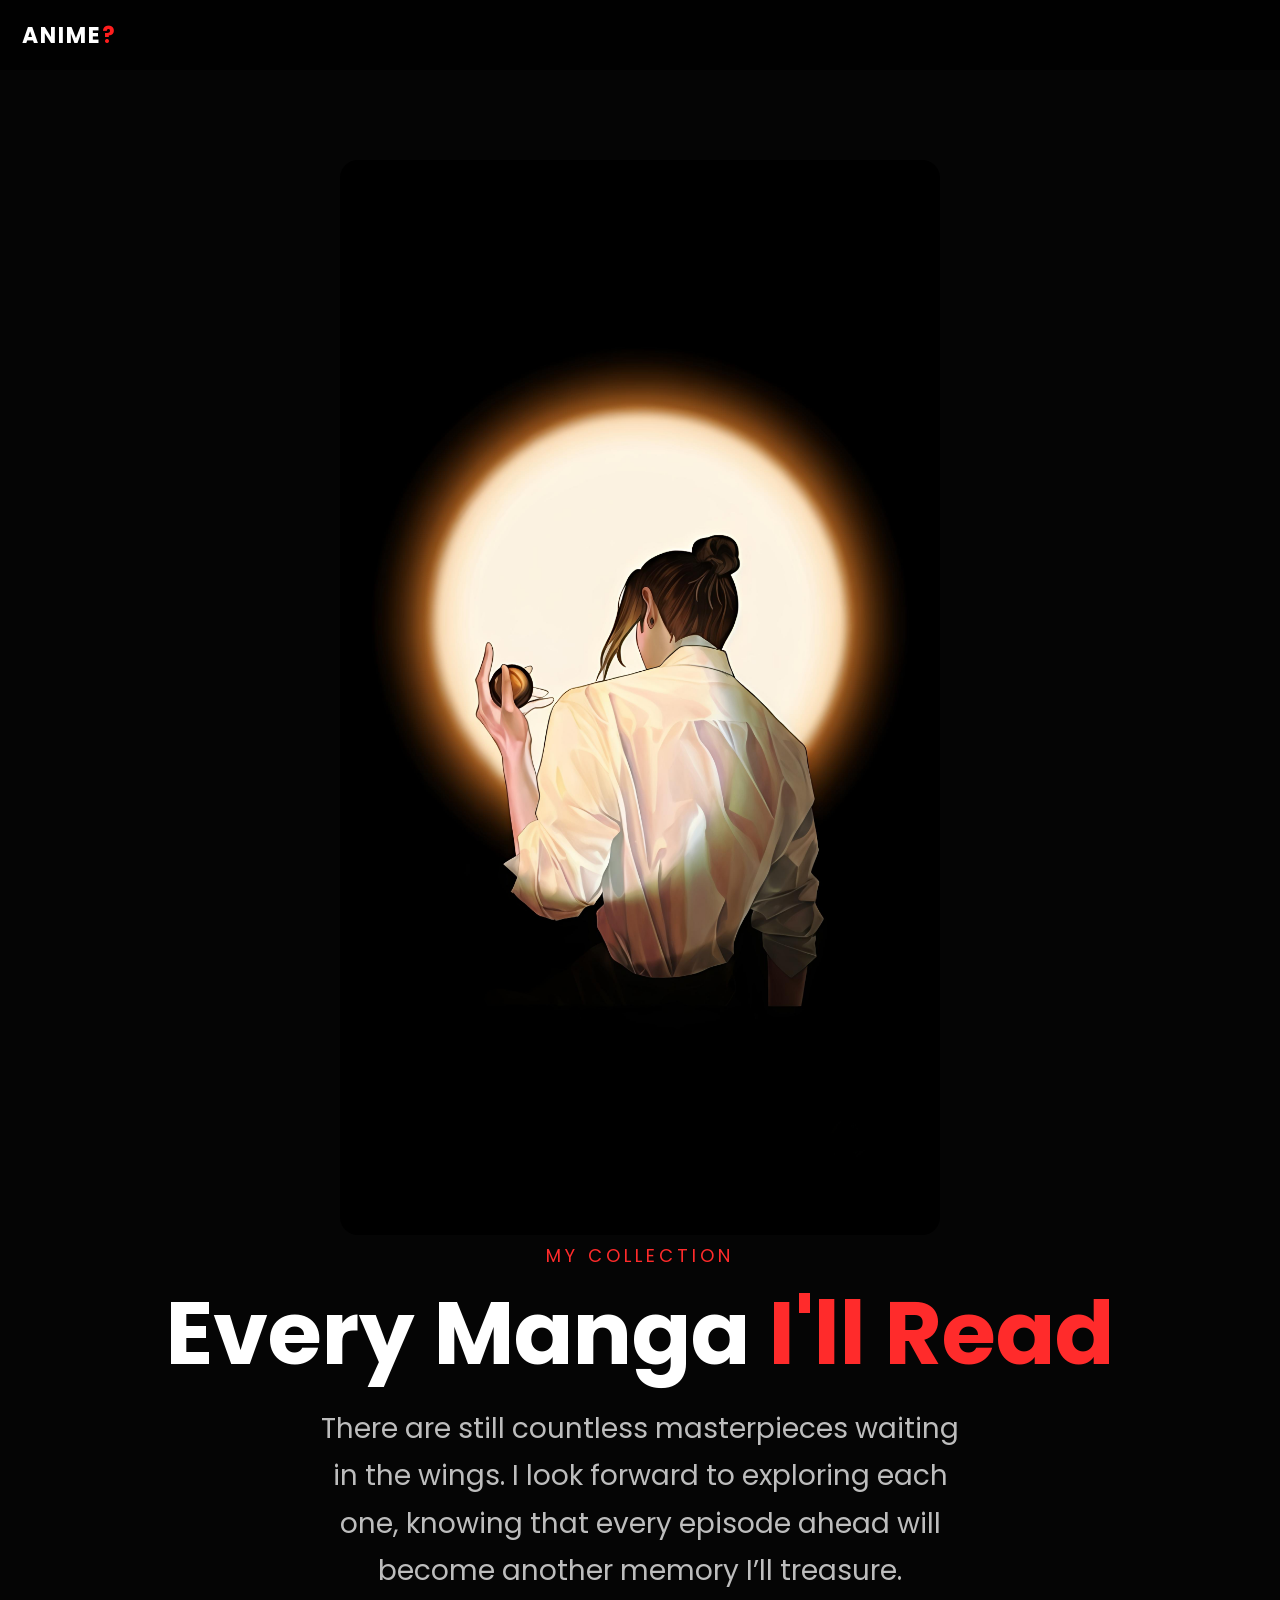
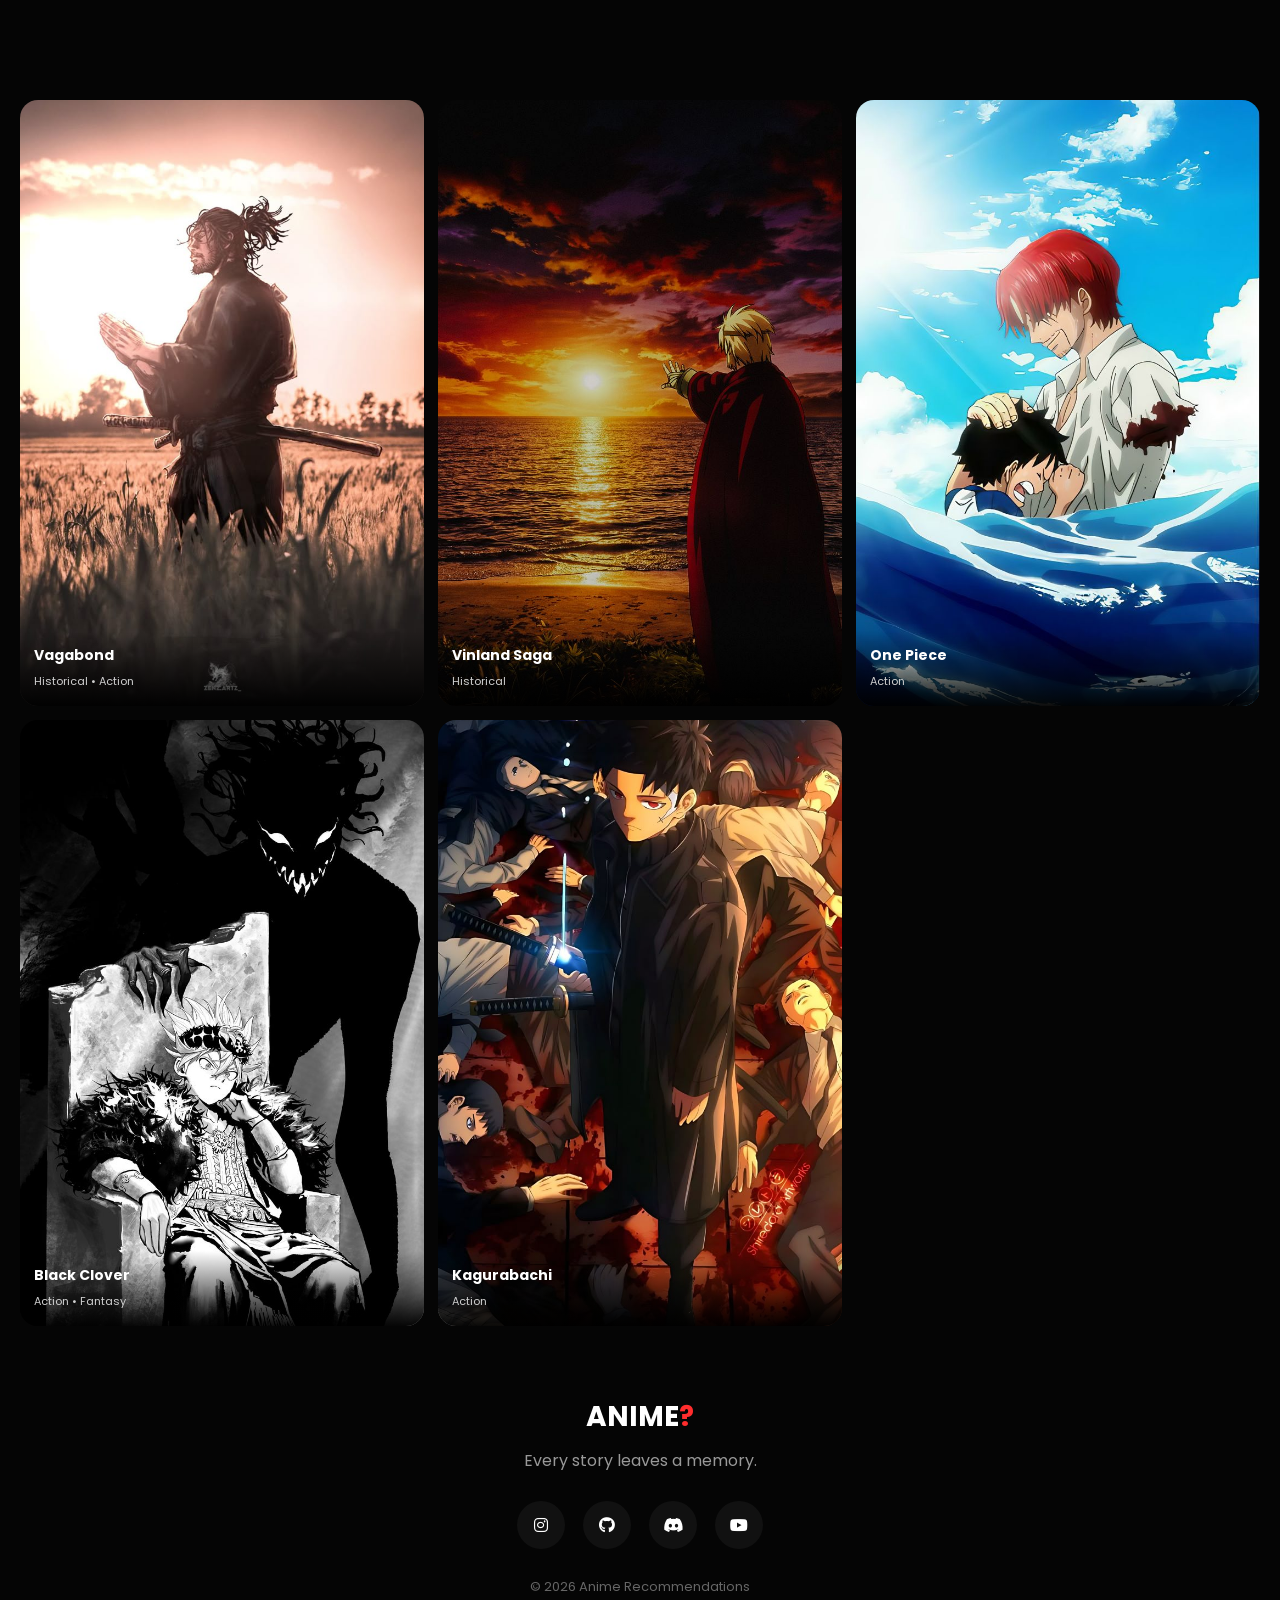
<file: pages/manga2.html>
<!DOCTYPE html>
<html lang="en">

<head>
  <meta charset="UTF-8">
  <meta name="viewport" content="width=device-width, initial-scale=1.0">
  
  
  <link href="https://fonts.googleapis.com/css2?family=Poppins:wght@300;400;600;700&display=swap" rel="stylesheet">
  <link rel="preconnect" href="https://fonts.googleapis.com">
  
  <link rel="stylesheet" href="https://cdnjs.cloudflare.com/ajax/libs/font-awesome/6.7.2/css/all.min.css">
  
  <link rel="stylesheet" href="../Css/anime.css">
  
</head>

<body>
  <nav>
    
    <div class="logo">
      ANIME<span>?</span>
    </div>
    
  </nav>
  
  
  <section class="banner">
    <div id="logo">
      <img src="../images/logo/logo.png" alt="Anime">
    </div>
    
    <span class="small-title">
      MY COLLECTION
    </span>
    
    <h1>
      Every Manga <span>I'll Read</span>
    </h1>
    
    <p>
      There are still countless masterpieces waiting in the wings. I look forward to exploring each one, knowing that every episode ahead will become another memory I’ll treasure.
    </p>
    
  </section>
  
  
  <section class="anime-grid">
    <div class="anime-card">
      <img src="../images/manga2/1.jpg">
      <div class="overlay">
        <h3>Vagabond</h3>
        <span>Historical • Action</span>
      </div>
    </div>
    
    <div class="anime-card">
      <img src="../images/manga2/2.jpg">
      <div class="overlay">
        <h3>Vinland Saga</h3>
        <span>Historical</span>
      </div>
    </div>
    
    <div class="anime-card">
      <img src="../images/manga2/3.jpg">
      <div class="overlay">
        <h3>One Piece</h3>
        <span>Action</span>
      </div>
    </div>
    
    <div class="anime-card">
      <img src="../images/manga2/4.jpg">
      <div class="overlay">
        <h3>Black Clover</h3>
        <span>Action • Fantasy</span>
      </div>
    </div>
    
    <div class="anime-card">
      <img src="../images/manga2/5.jpg">
      <div class="overlay">
        <h3>Kagurabachi</h3>
        <span>Action</span>
      </div>
    </div>
    
  </section>
  <footer>
    
    <h2>ANIME<span>?</span></h2>
    
    <p>
      Every story leaves a memory.
    </p>
    
    <div class="social">
      
      <a href="#"><i class="fab fa-instagram"></i></a>
      
      <a href="#"><i class="fab fa-github"></i></a>
      
      <a href="#"><i class="fab fa-discord"></i></a>
      
      <a href="#"><i class="fab fa-youtube"></i></a>
      
    </div>
    
    <p class="copy">
      © 2026 Anime Recommendations
    </p>
    
  </footer>
  
</body>

</html>
</file>
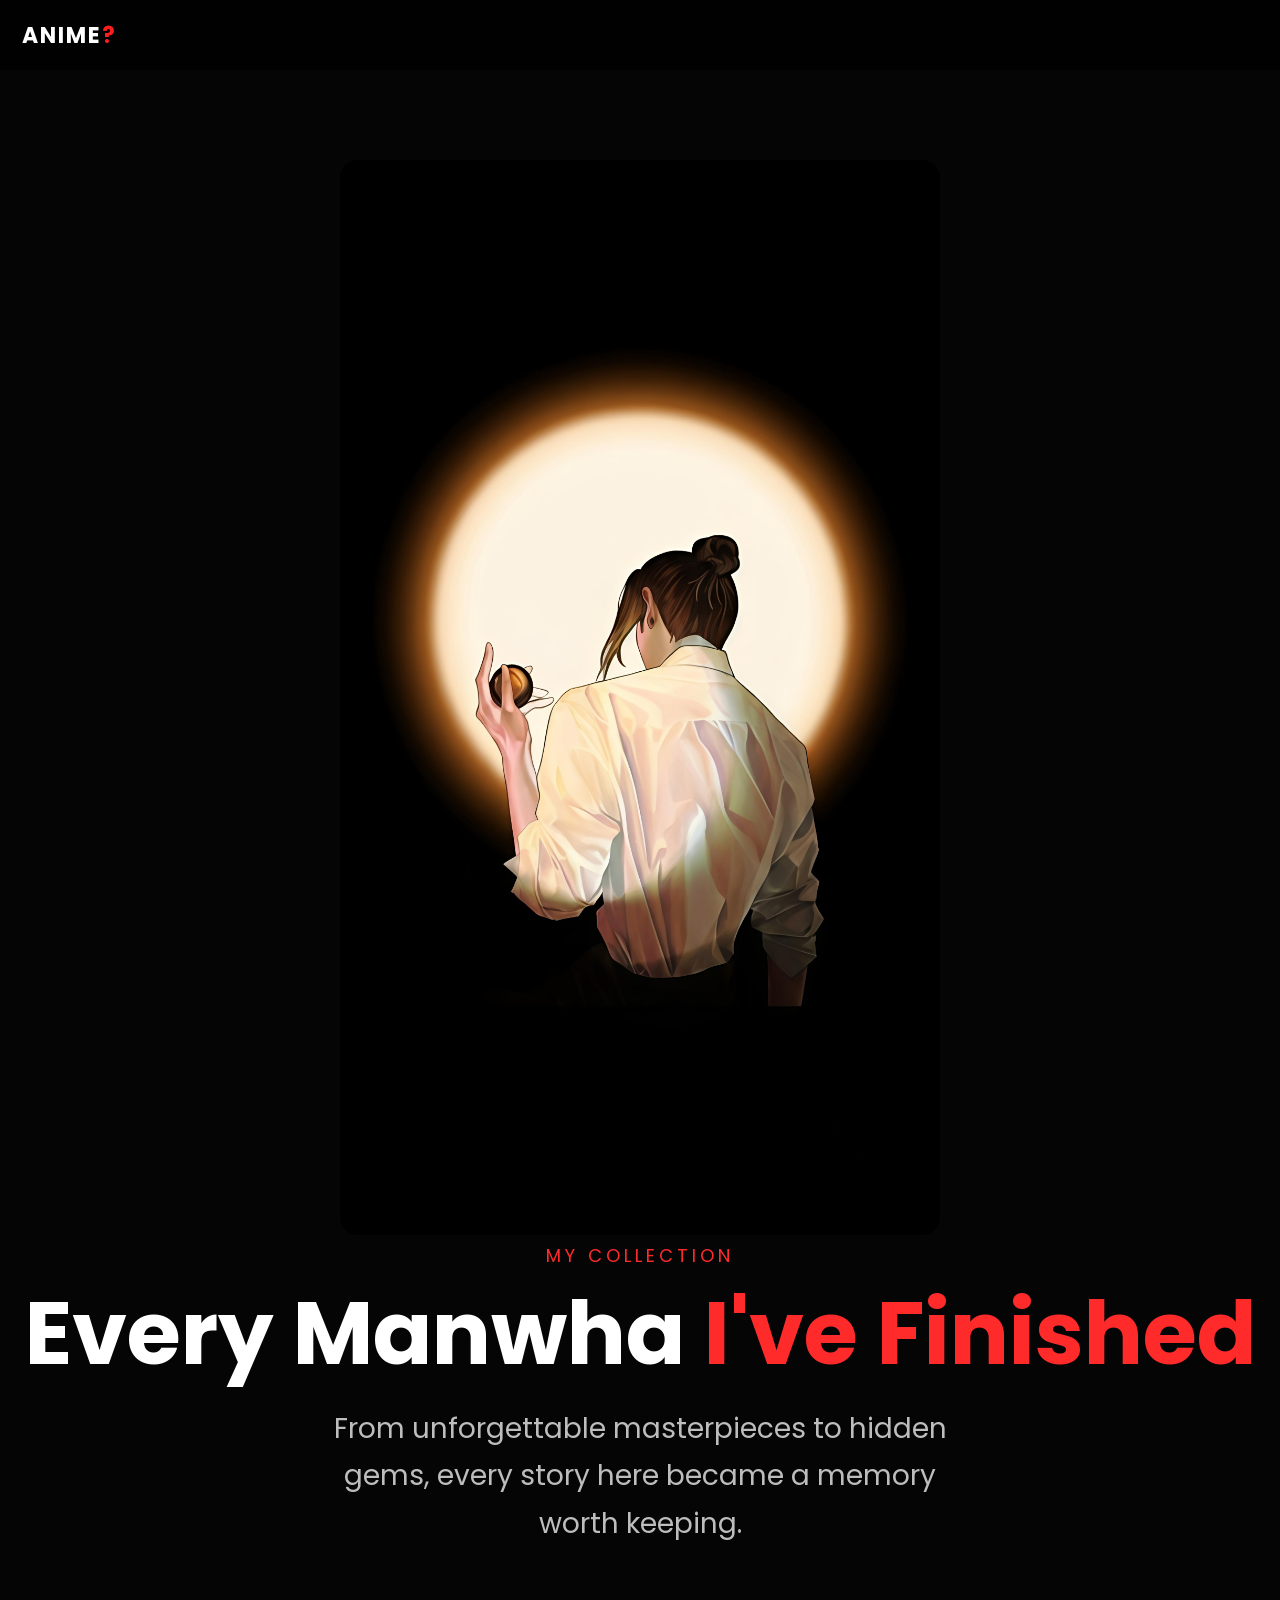
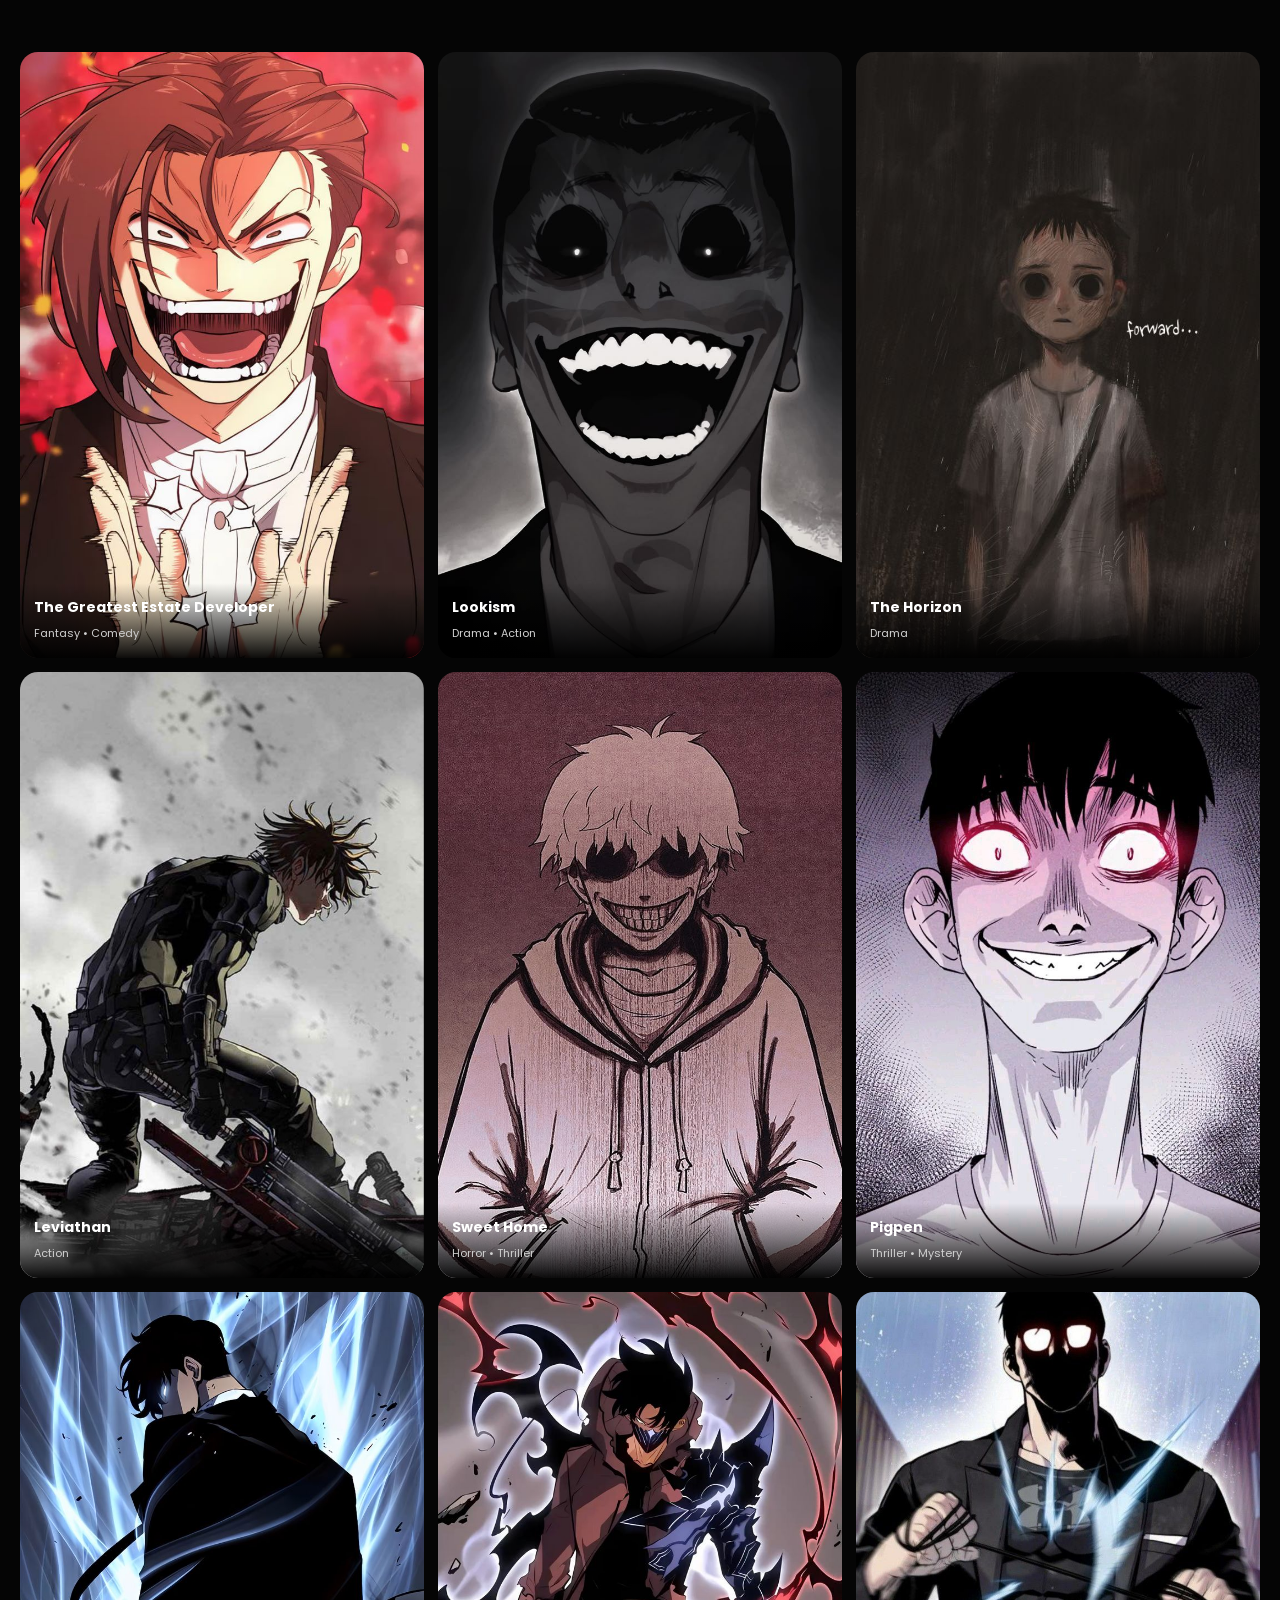
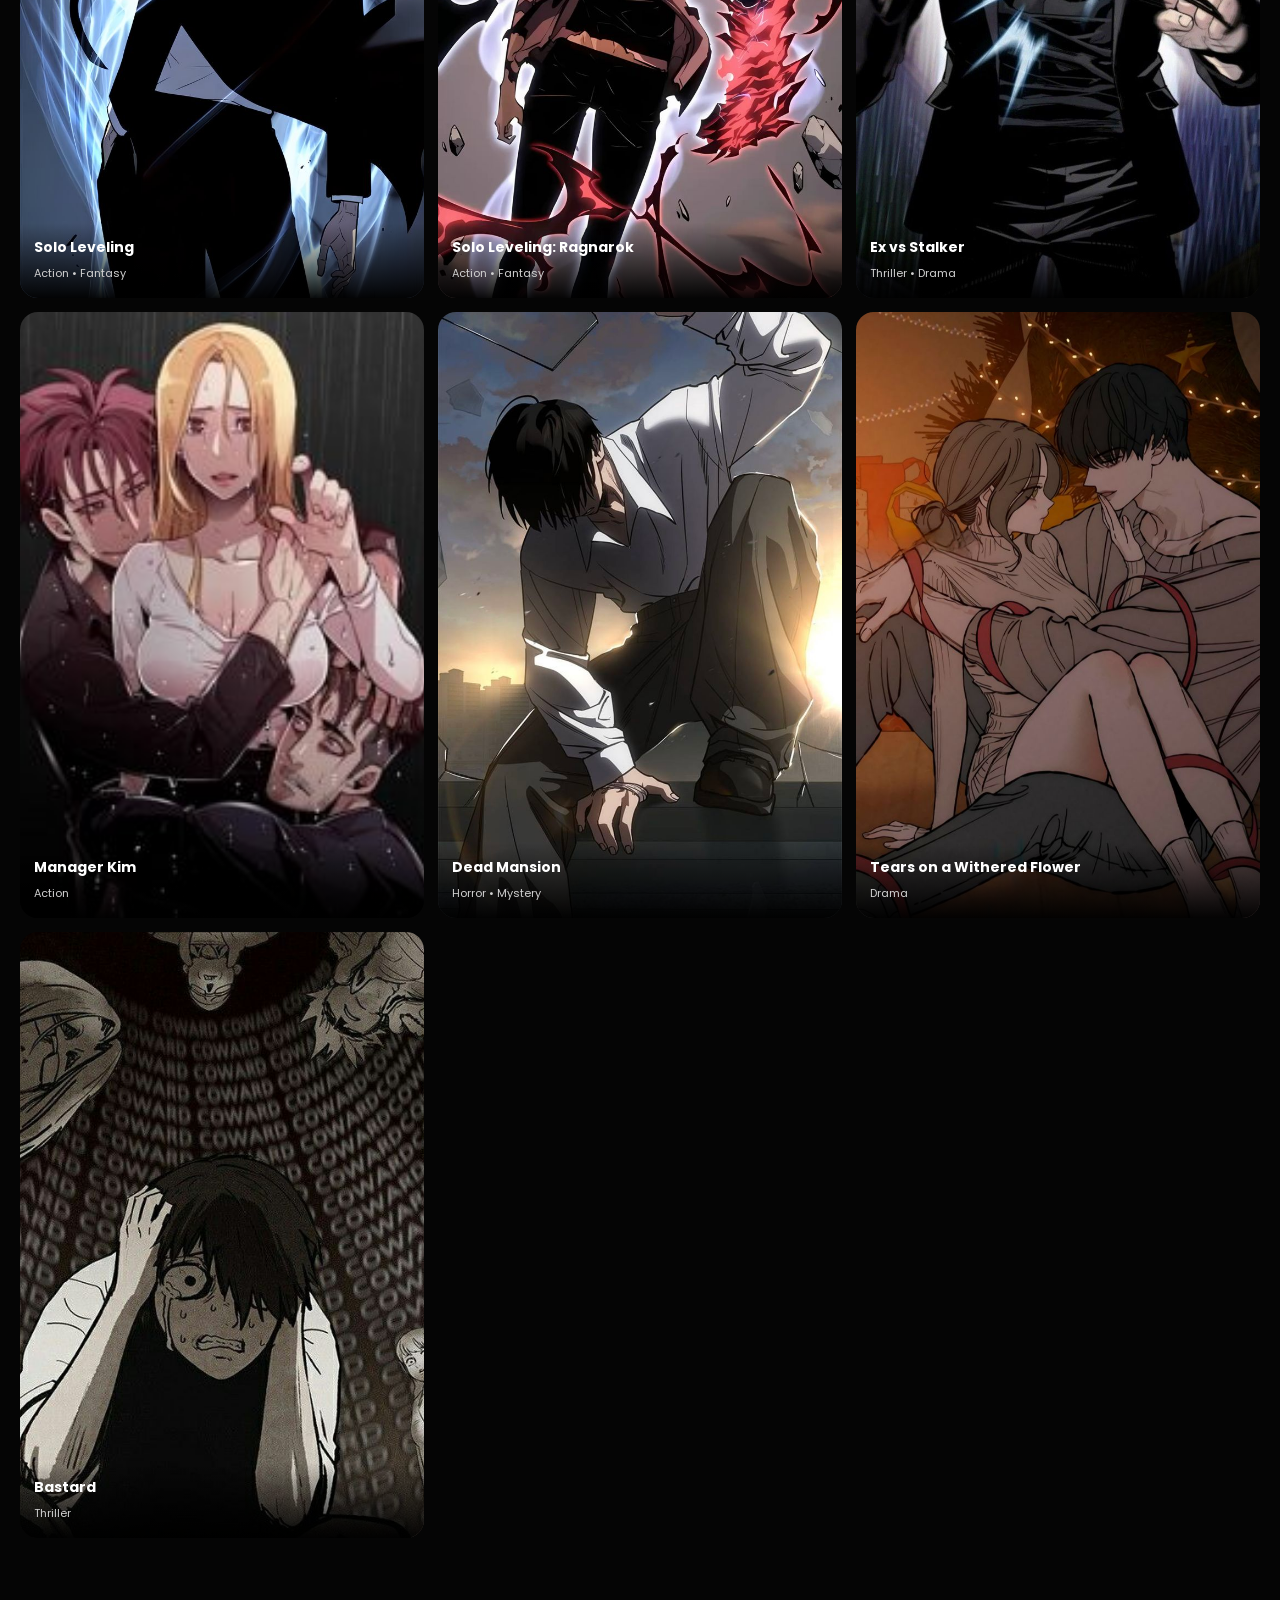
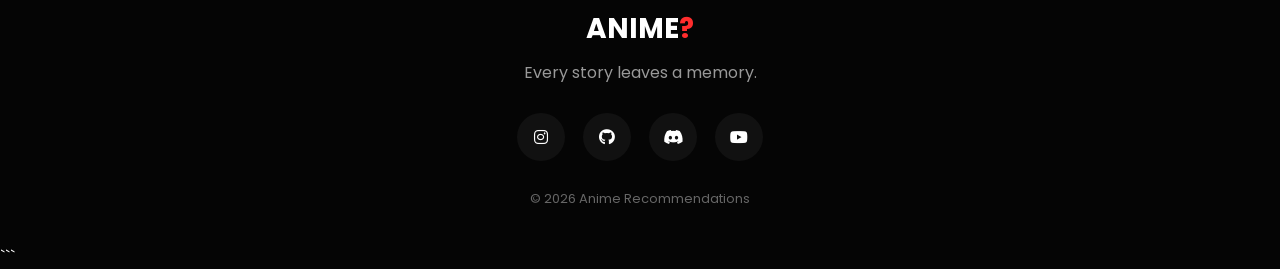
<file: pages/manwha.html>
<!DOCTYPE html>
<html lang="en">

<head>
    <meta charset="UTF-8">
    <meta name="viewport" content="width=device-width, initial-scale=1.0">
    
    <link href="https://fonts.googleapis.com/css2?family=Poppins:wght@300;400;600;700&display=swap" rel="stylesheet">
    <link rel="preconnect" href="https://fonts.googleapis.com">
    
    <link rel="stylesheet" href="https://cdnjs.cloudflare.com/ajax/libs/font-awesome/6.7.2/css/all.min.css">
    
    <link rel="stylesheet" href="../Css/anime.css">
    
</head>

<body>
    <nav>
        
        <div class="logo">
            ANIME<span>?</span>
        </div>
        
    </nav>
    
    
    <section class="banner">
        <div id="logo">
            <img src="../images/logo/logo.png" alt="Anime">
        </div>
        
        <span class="small-title">
            MY COLLECTION
        </span>
        
        <h1>
            Every Manwha <span>I've Finished</span>
        </h1>
        
        <p>
            From unforgettable masterpieces to hidden gems,
            every story here became a memory worth keeping.
        </p>
        
    </section>
    
    
    <section class="anime-grid">
        
        <div class="anime-card">
            <img src="../images/manwha/1.jpg">
            <div class="overlay">
                <h3>The Greatest Estate Developer</h3>
                <span>Fantasy • Comedy</span>
            </div>
        </div>
        
        <div class="anime-card">
            <img src="../images/manwha/2.jpg">
            <div class="overlay">
                <h3>Lookism</h3>
                <span>Drama • Action</span>
            </div>
        </div>
        
        <div class="anime-card">
            <img src="../images/manwha/3.jpg">
            <div class="overlay">
                <h3>The Horizon</h3>
                <span>Drama</span>
            </div>
        </div>
        
        <div class="anime-card">
            <img src="../images/manwha/4.jpg">
            <div class="overlay">
                <h3>Leviathan</h3>
                <span>Action</span>
            </div>
        </div>
        
        <div class="anime-card">
            <img src="../images/manwha/5.jpg">
            <div class="overlay">
                <h3>Sweet Home</h3>
                <span>Horror • Thriller</span>
            </div>
        </div>
        
        <div class="anime-card">
            <img src="../images/manwha/6.jpg">
            <div class="overlay">
                <h3>Pigpen</h3>
                <span>Thriller • Mystery</span>
            </div>
        </div>
        
        <div class="anime-card">
            <img src="../images/manwha/7.jpg">
            <div class="overlay">
                <h3>Solo Leveling</h3>
                <span>Action • Fantasy</span>
            </div>
        </div>
        
        <div class="anime-card">
            <img src="../images/manwha/8.jpg">
            <div class="overlay">
                <h3>Solo Leveling: Ragnarok</h3>
                <span>Action • Fantasy</span>
            </div>
        </div>
        
        <div class="anime-card">
            <img src="../images/manwha/9.jpg">
            <div class="overlay">
                <h3>Ex vs Stalker</h3>
                <span>Thriller • Drama</span>
            </div>
        </div>
        
        <div class="anime-card">
            <img src="../images/manwha/10.jpg">
            <div class="overlay">
                <h3>Manager Kim</h3>
                <span>Action</span>
            </div>
        </div>
        
        <div class="anime-card">
            <img src="../images/manwha/11.jpg">
            <div class="overlay">
                <h3>Dead Mansion</h3>
                <span>Horror • Mystery</span>
            </div>
        </div>
        
        <div class="anime-card">
            <img src="../images/manwha/12.jpg">
            <div class="overlay">
                <h3>Tears on a Withered Flower</h3>
                <span>Drama</span>
            </div>
        </div>
        
        <div class="anime-card">
            <img src="../images/manwha/13.jpg">
            <div class="overlay">
                <h3>Bastard</h3>
                <span>Thriller </span>
            </div>
        </div>
        
        
    </section>
    <footer>
        
        <h2>ANIME<span>?</span></h2>
        
        <p>
            Every story leaves a memory.
        </p>
        
        <div class="social">
            
            <a href="#"><i class="fab fa-instagram"></i></a>
            
            <a href="#"><i class="fab fa-github"></i></a>
            
            <a href="#"><i class="fab fa-discord"></i></a>
            
            <a href="#"><i class="fab fa-youtube"></i></a>
            
        </div>
        
        <p class="copy">
            © 2026 Anime Recommendations
        </p>
        
    </footer>
    
</body>

</html>

```
</file>
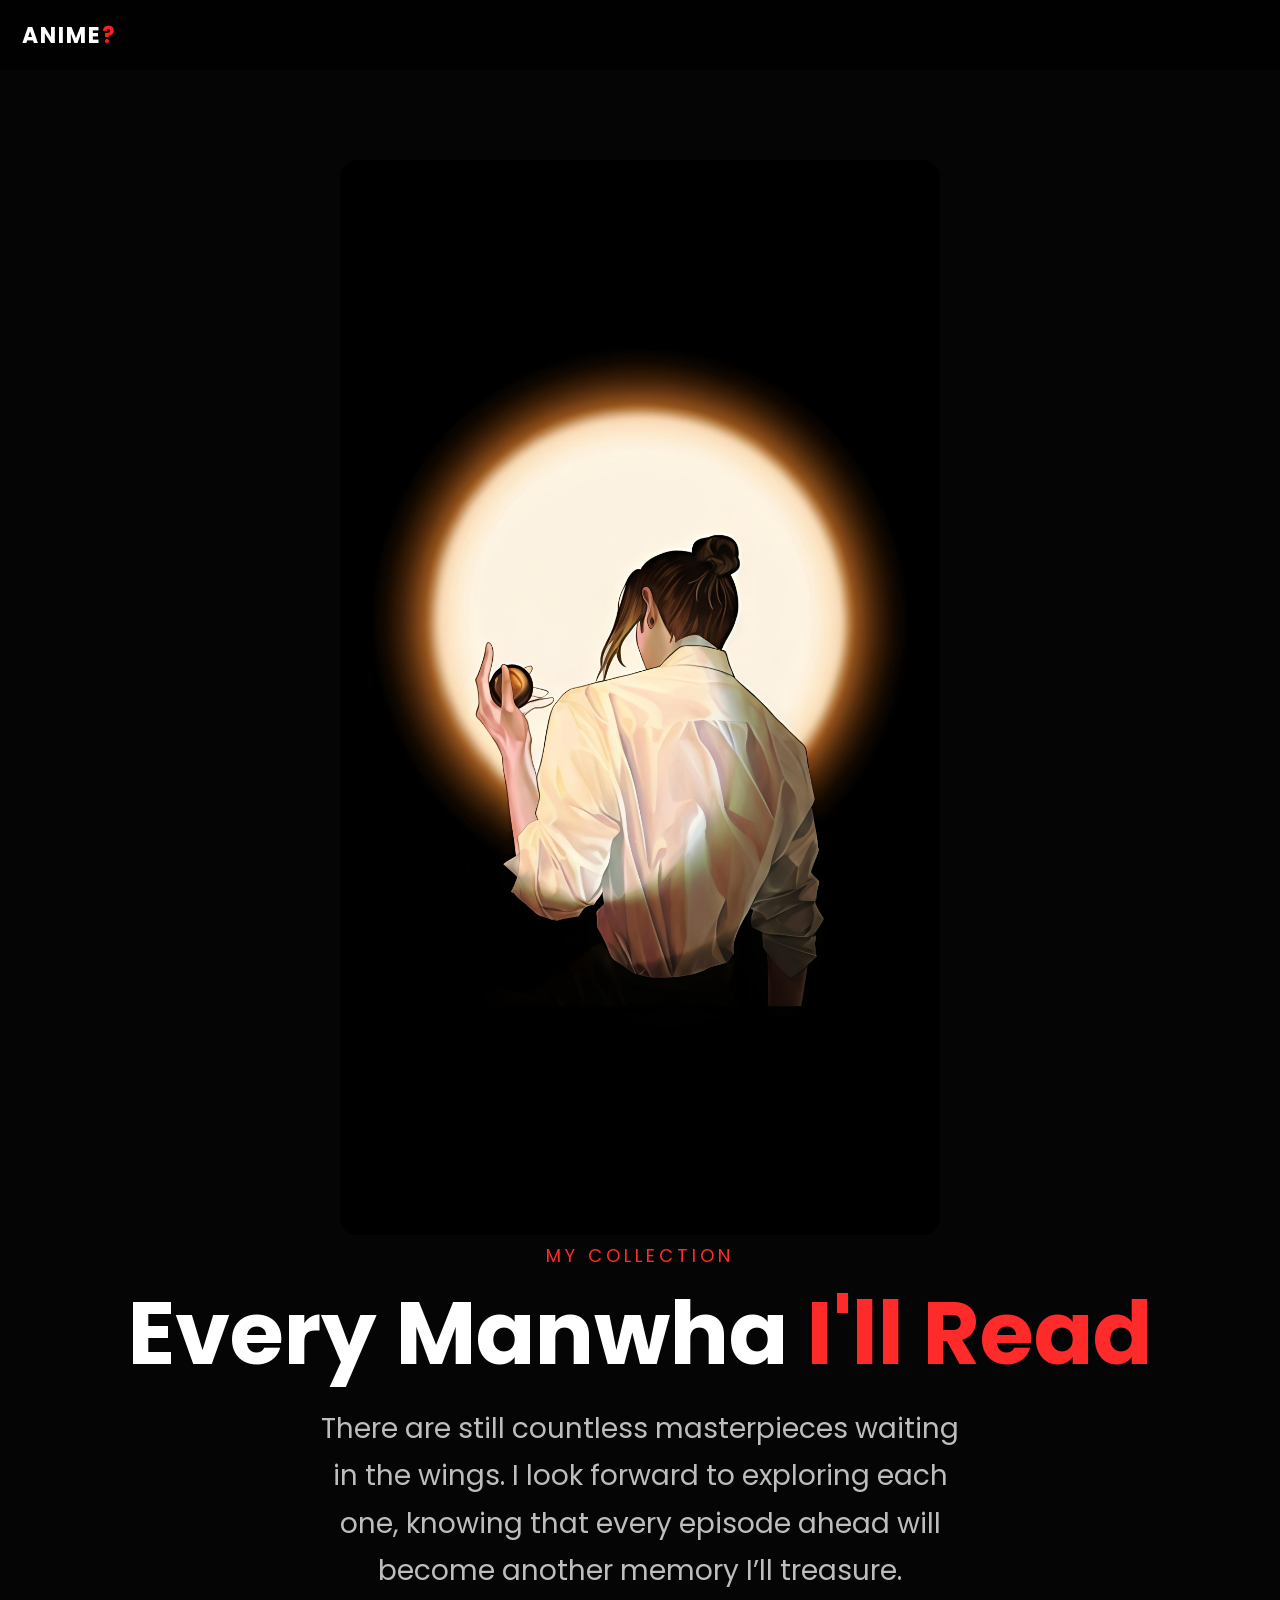
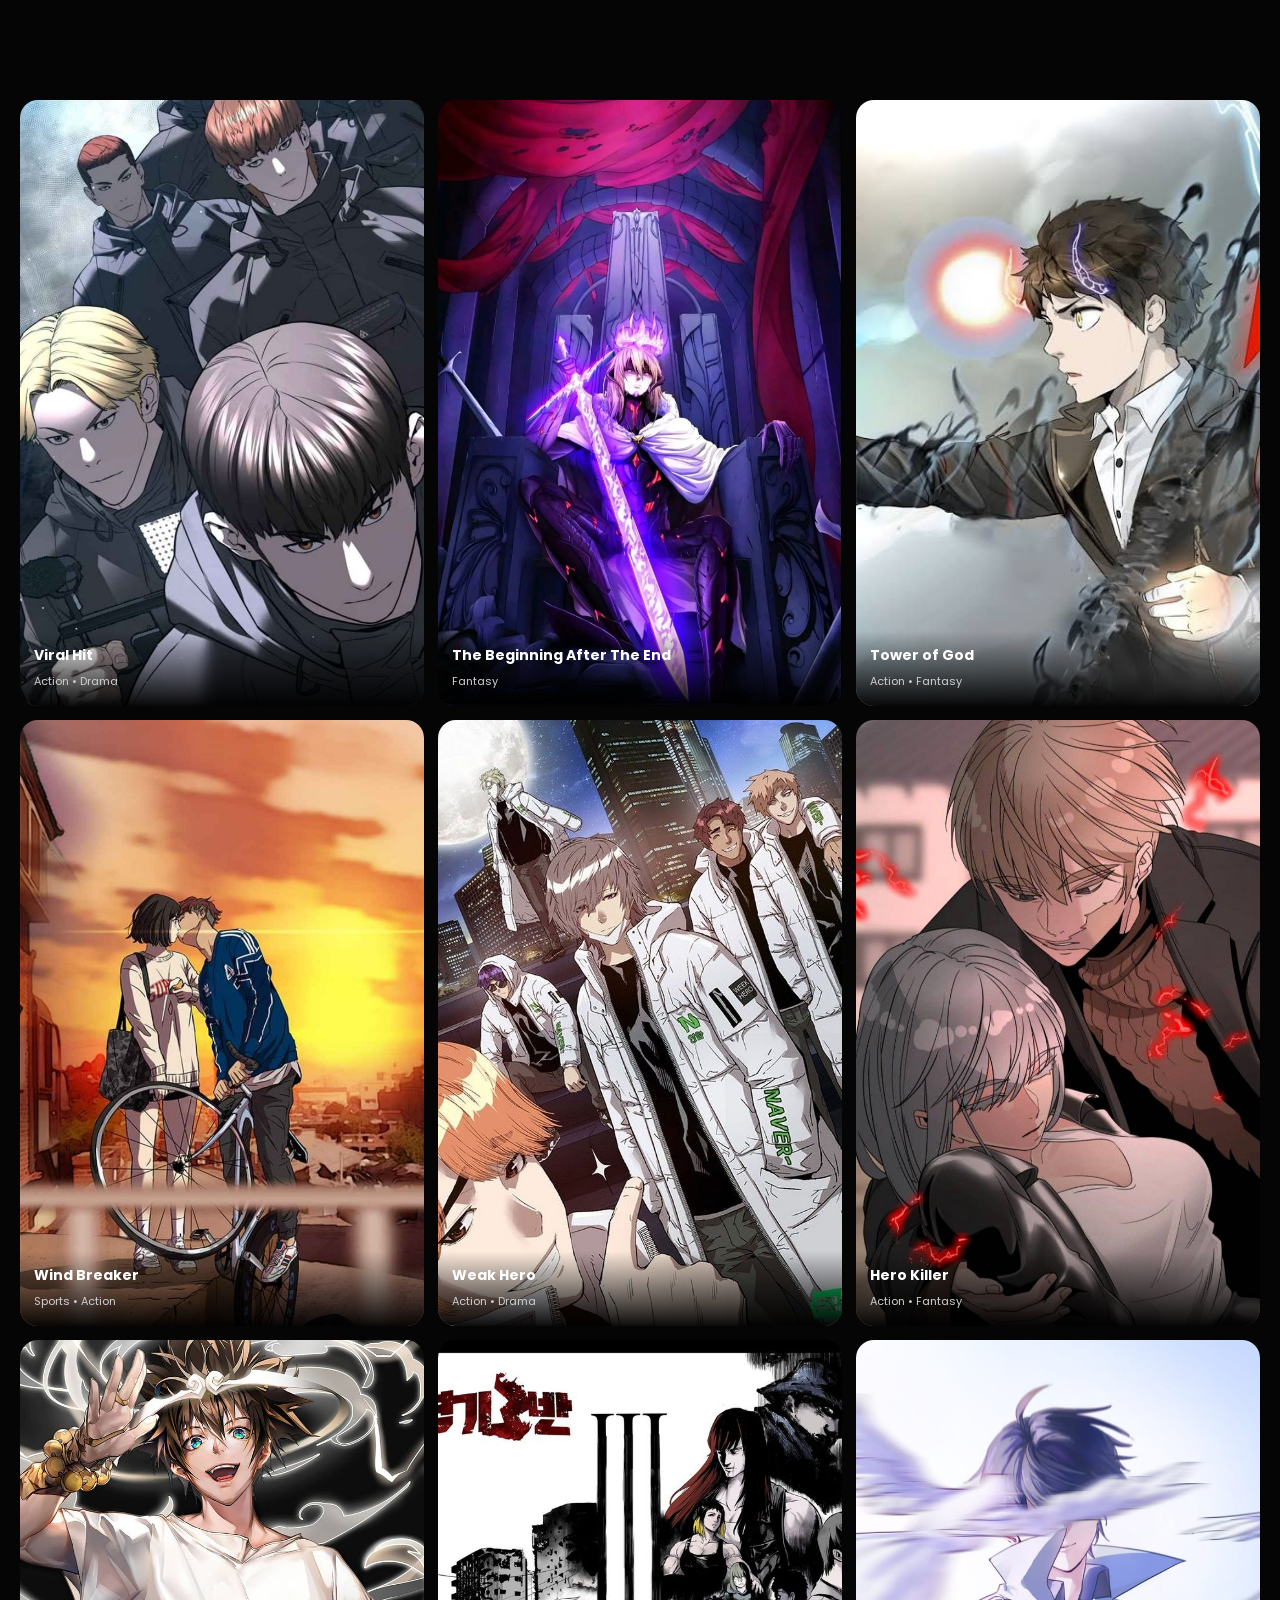
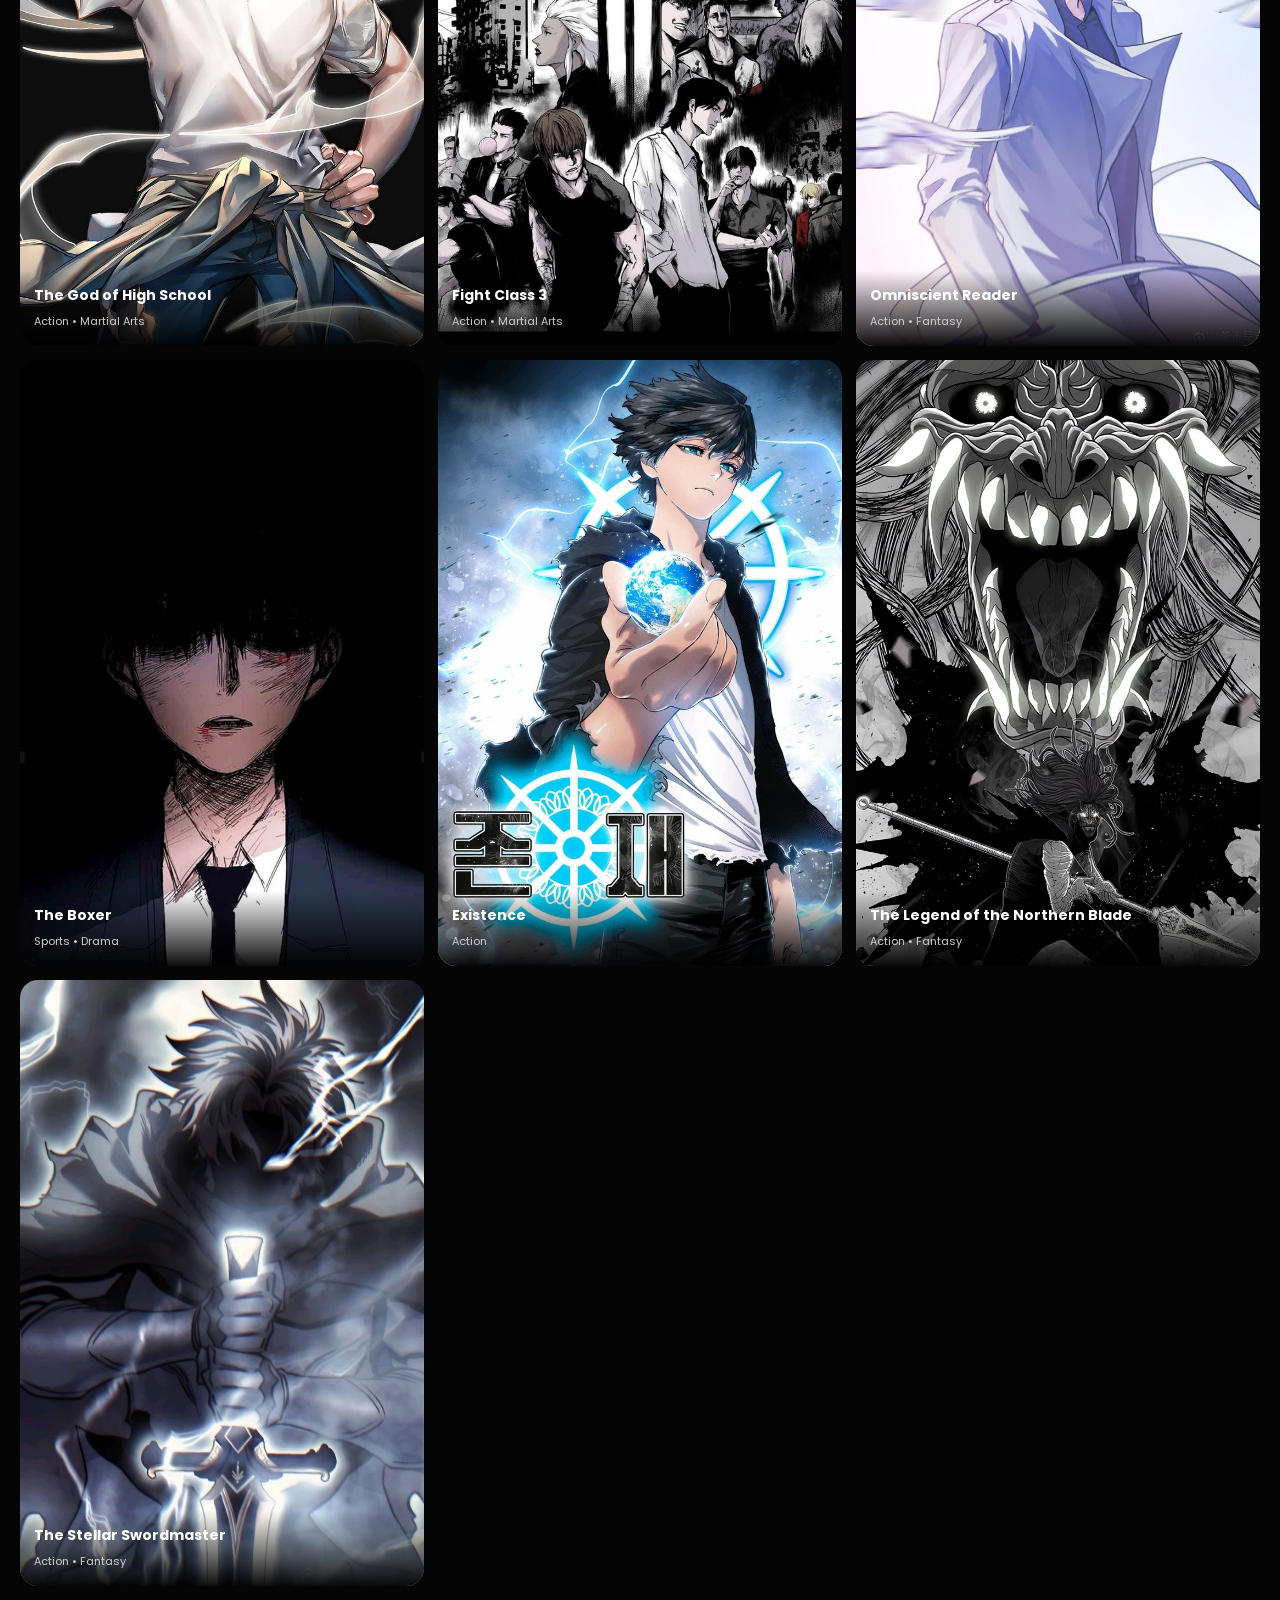
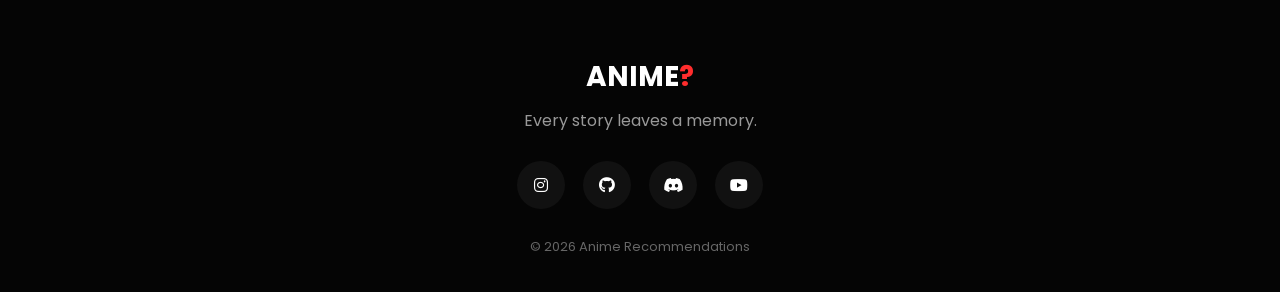
<file: pages/manwha2.html>
<!DOCTYPE html>
<html lang="en">

<head>
  <meta charset="UTF-8">
  <meta name="viewport" content="width=device-width, initial-scale=1.0">
  
  
  <link href="https://fonts.googleapis.com/css2?family=Poppins:wght@300;400;600;700&display=swap" rel="stylesheet">
  <link rel="preconnect" href="https://fonts.googleapis.com">
  
  <link rel="stylesheet" href="https://cdnjs.cloudflare.com/ajax/libs/font-awesome/6.7.2/css/all.min.css">
  
  <link rel="stylesheet" href="../Css/anime.css">
  
</head>

<body>
  <nav>
    
    <div class="logo">
      ANIME<span>?</span>
    </div>
    
  </nav>
  
  
  <section class="banner">
    <div id="logo">
      <img src="../images/logo/logo.png" alt="Anime">
    </div>
    
    <span class="small-title">
      MY COLLECTION
    </span>
    
    <h1>
      Every Manwha <span>I'll Read</span>
    </h1>
    
    <p>
      There are still countless masterpieces waiting in the wings. I look forward to exploring each one, knowing that every episode ahead will become another memory I’ll treasure.
    </p>
    
  </section>
  
  
  <section class="anime-grid">
    <div class="anime-card">
      <img src="../images/manwha2/1.jpg">
      <div class="overlay">
        <h3>Viral Hit</h3>
        <span>Action • Drama</span>
      </div>
    </div>
    
    <div class="anime-card">
      <img src="../images/manwha2/2.jpg">
      <div class="overlay">
        <h3>The Beginning After The End</h3>
        <span>Fantasy </span>
      </div>
    </div>
    
    <div class="anime-card">
      <img src="../images/manwha2/3.jpg">
      <div class="overlay">
        <h3>Tower of God</h3>
        <span>Action • Fantasy</span>
      </div>
    </div>
    
    <div class="anime-card">
      <img src="../images/manwha2/4.jpg">
      <div class="overlay">
        <h3>Wind Breaker</h3>
        <span>Sports • Action</span>
      </div>
    </div>
    
    <div class="anime-card">
      <img src="../images/manwha2/5.jpg">
      <div class="overlay">
        <h3>Weak Hero</h3>
        <span>Action • Drama</span>
      </div>
    </div>
    
    <div class="anime-card">
      <img src="../images/manwha2/6.jpg">
      <div class="overlay">
        <h3>Hero Killer</h3>
        <span>Action • Fantasy</span>
      </div>
    </div>
    
    <div class="anime-card">
      <img src="../images/manwha2/7.jpg">
      <div class="overlay">
        <h3>The God of High School</h3>
        <span>Action • Martial Arts</span>
      </div>
    </div>
    
    <div class="anime-card">
      <img src="../images/manwha2/8.jpg">
      <div class="overlay">
        <h3>Fight Class 3</h3>
        <span>Action • Martial Arts</span>
      </div>
    </div>
    
    <div class="anime-card">
      <img src="../images/manwha2/9.jpg">
      <div class="overlay">
        <h3>Omniscient Reader</h3>
        <span>Action • Fantasy</span>
      </div>
    </div>
    
    <div class="anime-card">
      <img src="../images/manwha2/10.jpg">
      <div class="overlay">
        <h3>The Boxer</h3>
        <span>Sports • Drama</span>
      </div>
    </div>
    
    <div class="anime-card">
      <img src="../images/manwha2/11.jpg">
      <div class="overlay">
        <h3>Existence</h3>
        <span>Action</span>
      </div>
    </div>
    
    <div class="anime-card">
      <img src="../images/manwha2/12.jpg">
      <div class="overlay">
        <h3>The Legend of the Northern Blade</h3>
        <span>Action • Fantasy</span>
      </div>
    </div>
    
    <div class="anime-card">
      <img src="../images/manwha2/13.jpg">
      <div class="overlay">
        <h3>The Stellar Swordmaster</h3>
        <span>Action • Fantasy</span>
      </div>
    </div>
    
    
  </section>
  <footer>
    
    <h2>ANIME<span>?</span></h2>
    
    <p>
      Every story leaves a memory.
    </p>
    
    <div class="social">
      
      <a href="#"><i class="fab fa-instagram"></i></a>
      
      <a href="#"><i class="fab fa-github"></i></a>
      
      <a href="#"><i class="fab fa-discord"></i></a>
      
      <a href="#"><i class="fab fa-youtube"></i></a>
      
    </div>
    
    <p class="copy">
      © 2026 Anime Recommendations
    </p>
    
  </footer>
  
</body>

</html>
</file>
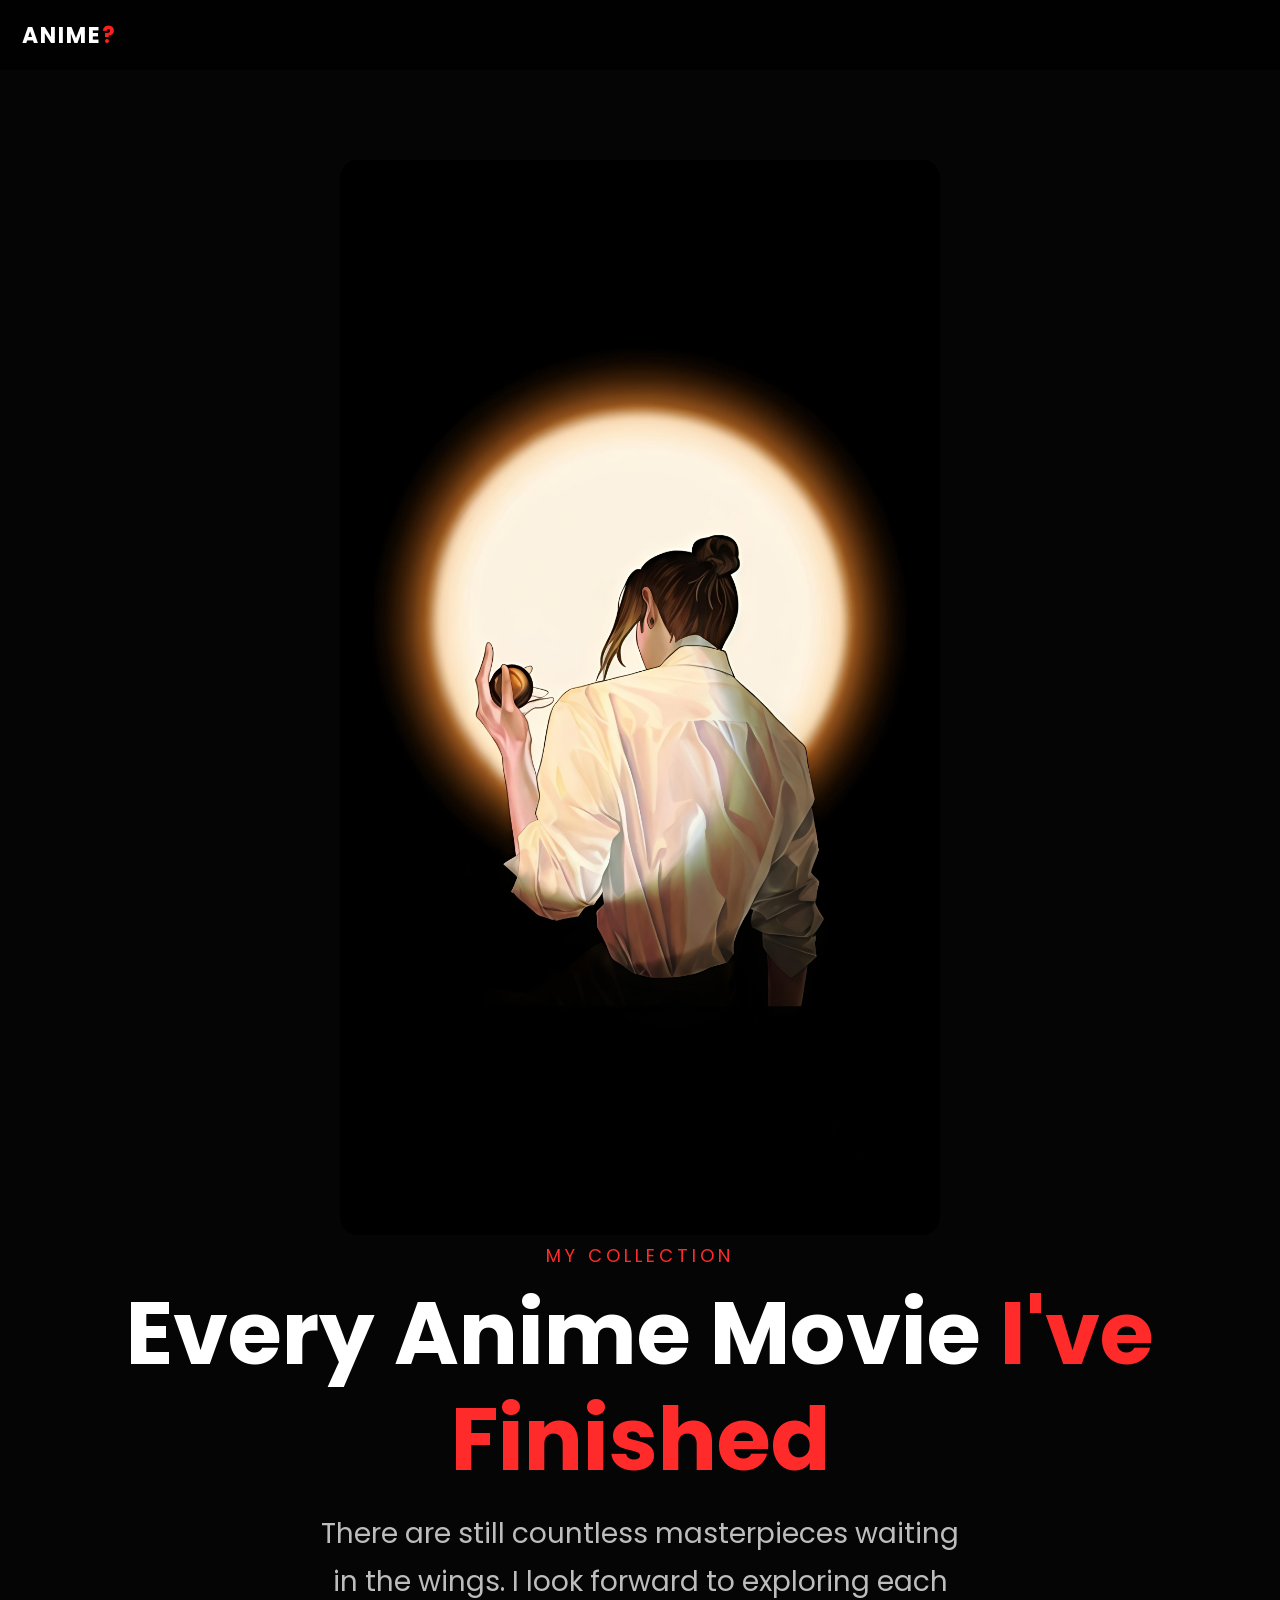
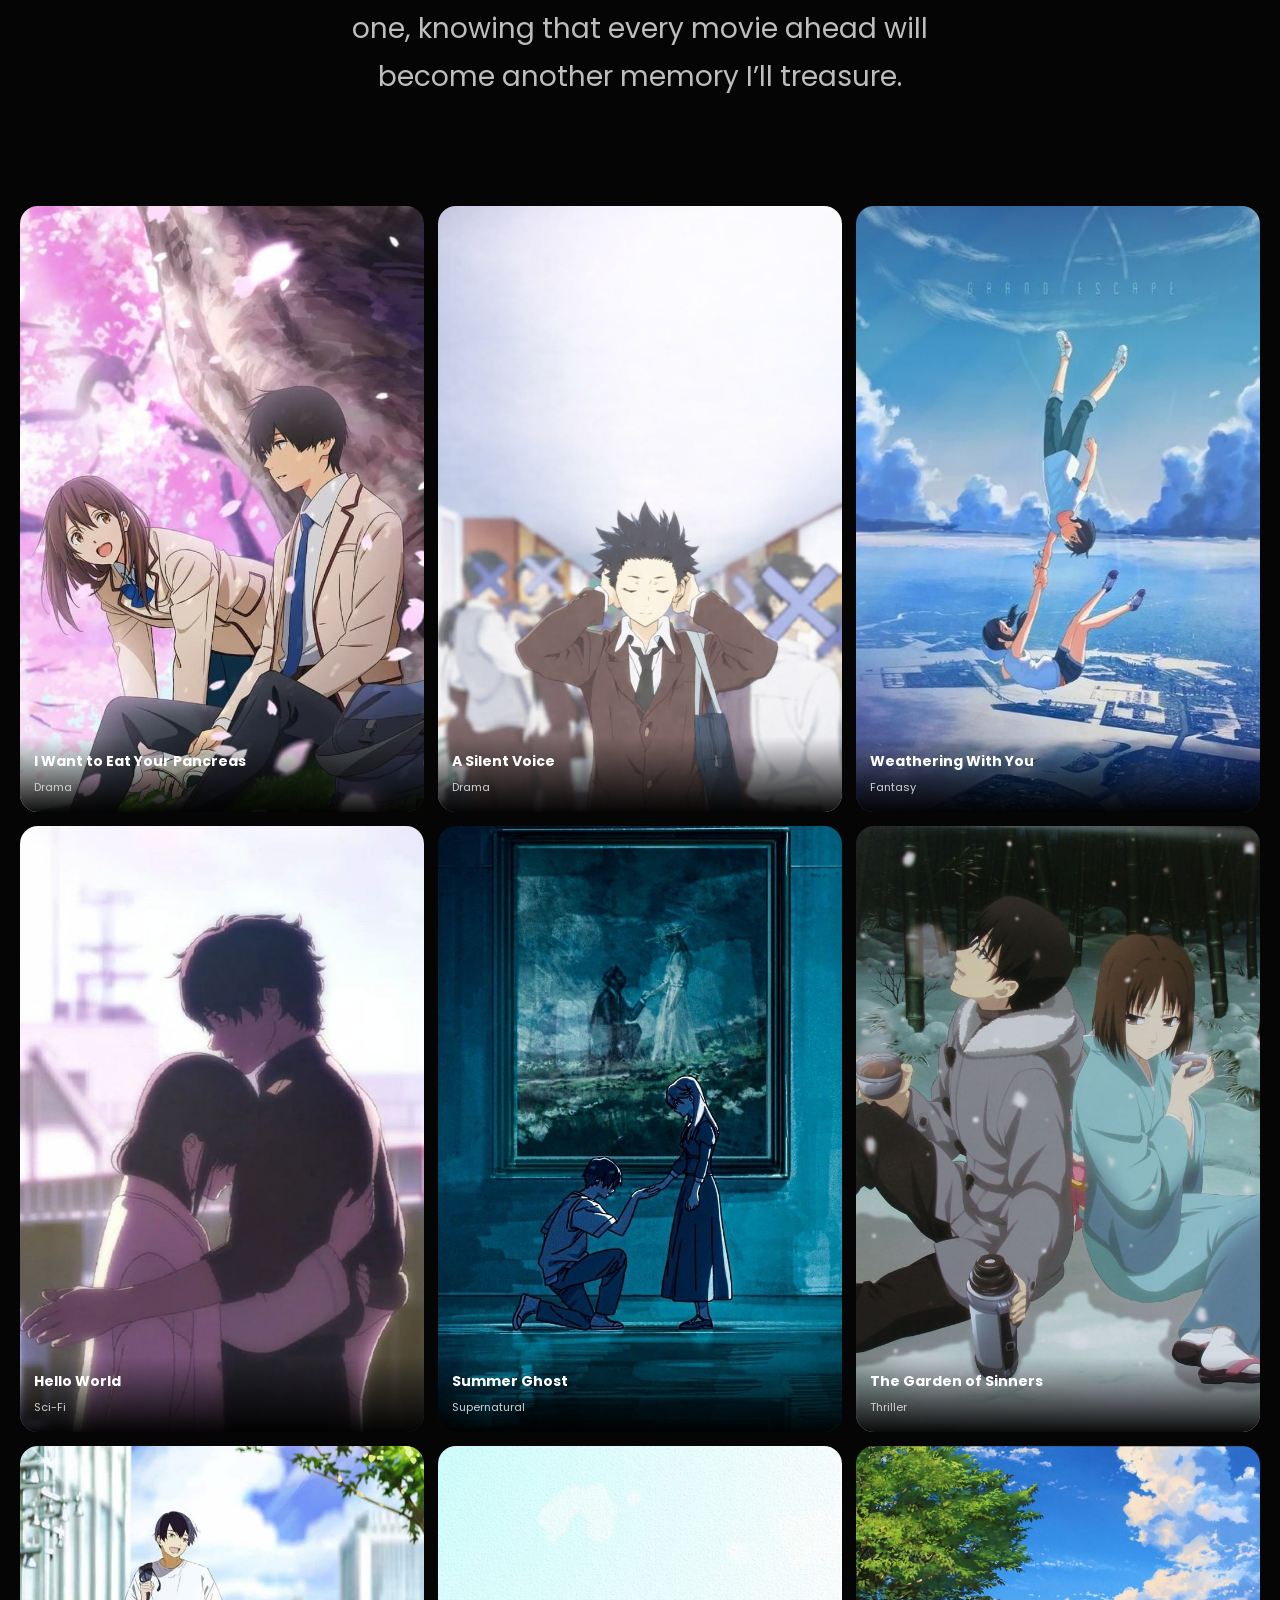
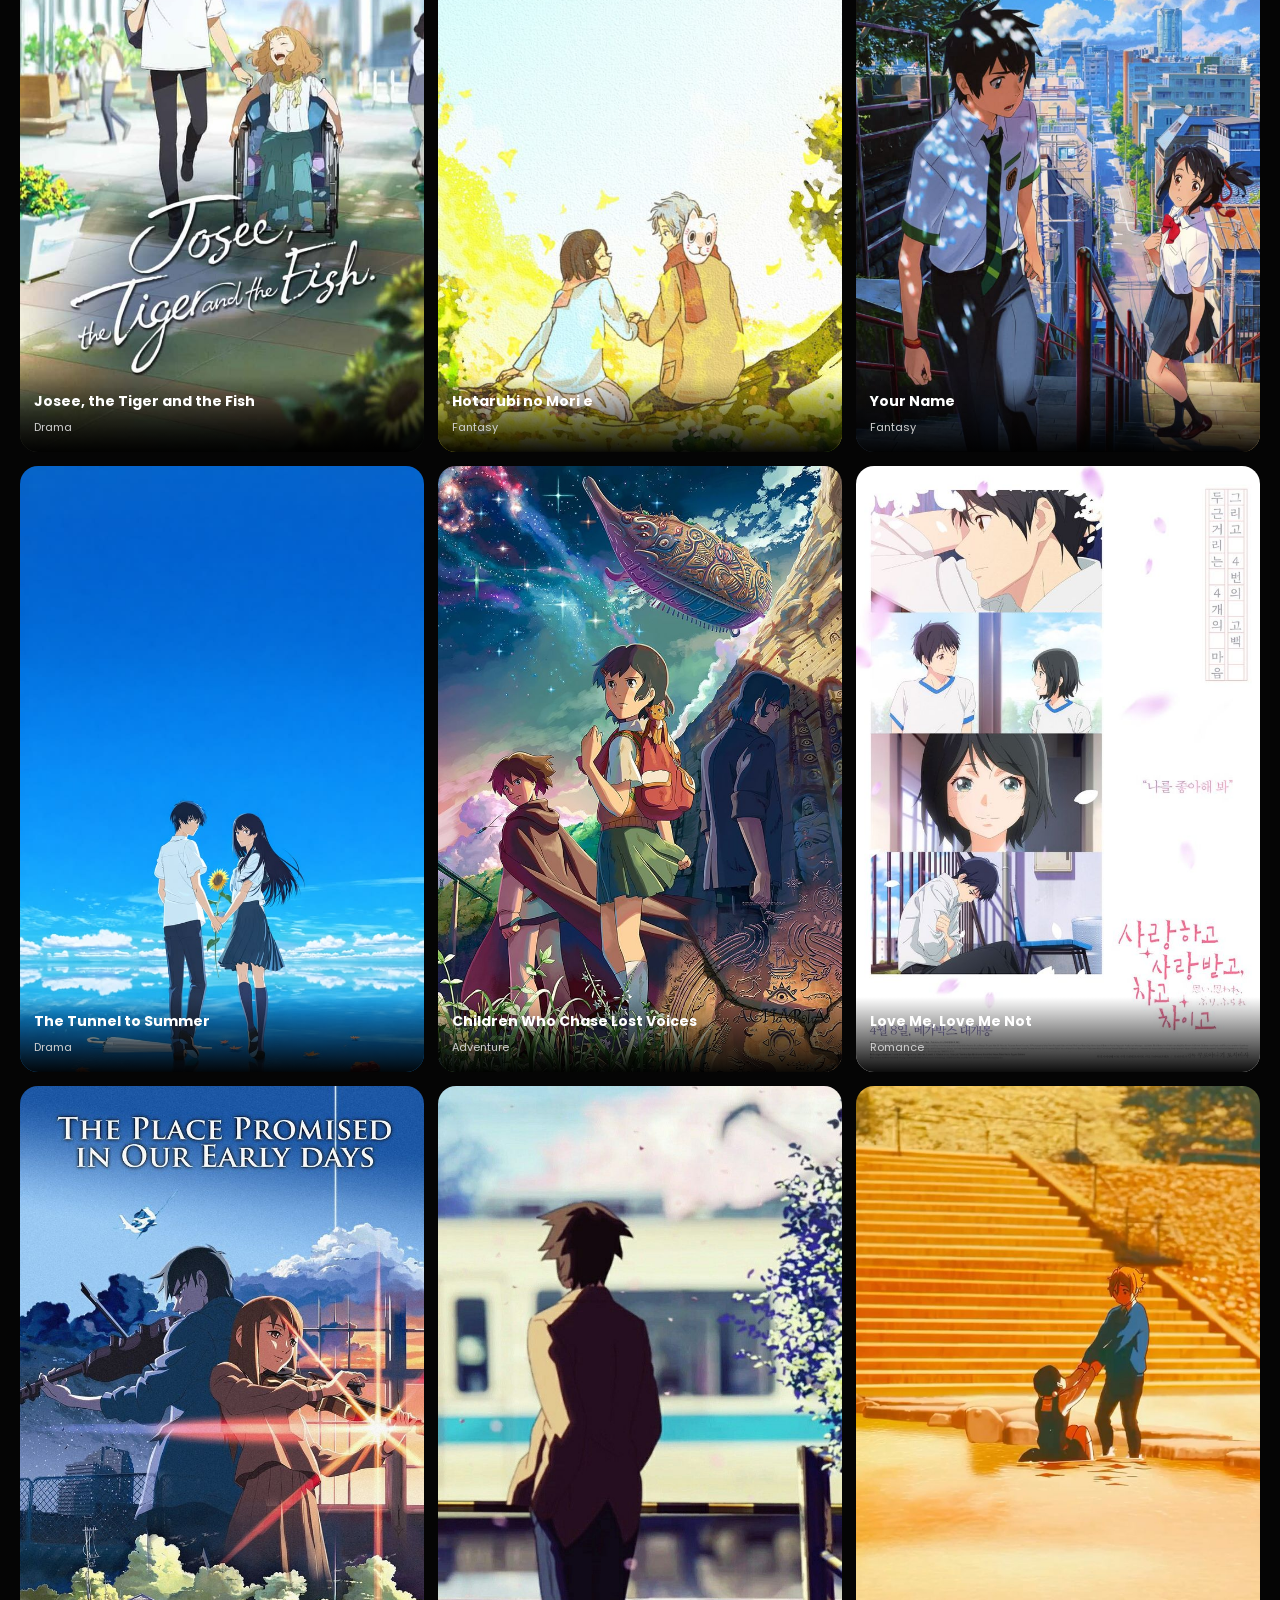
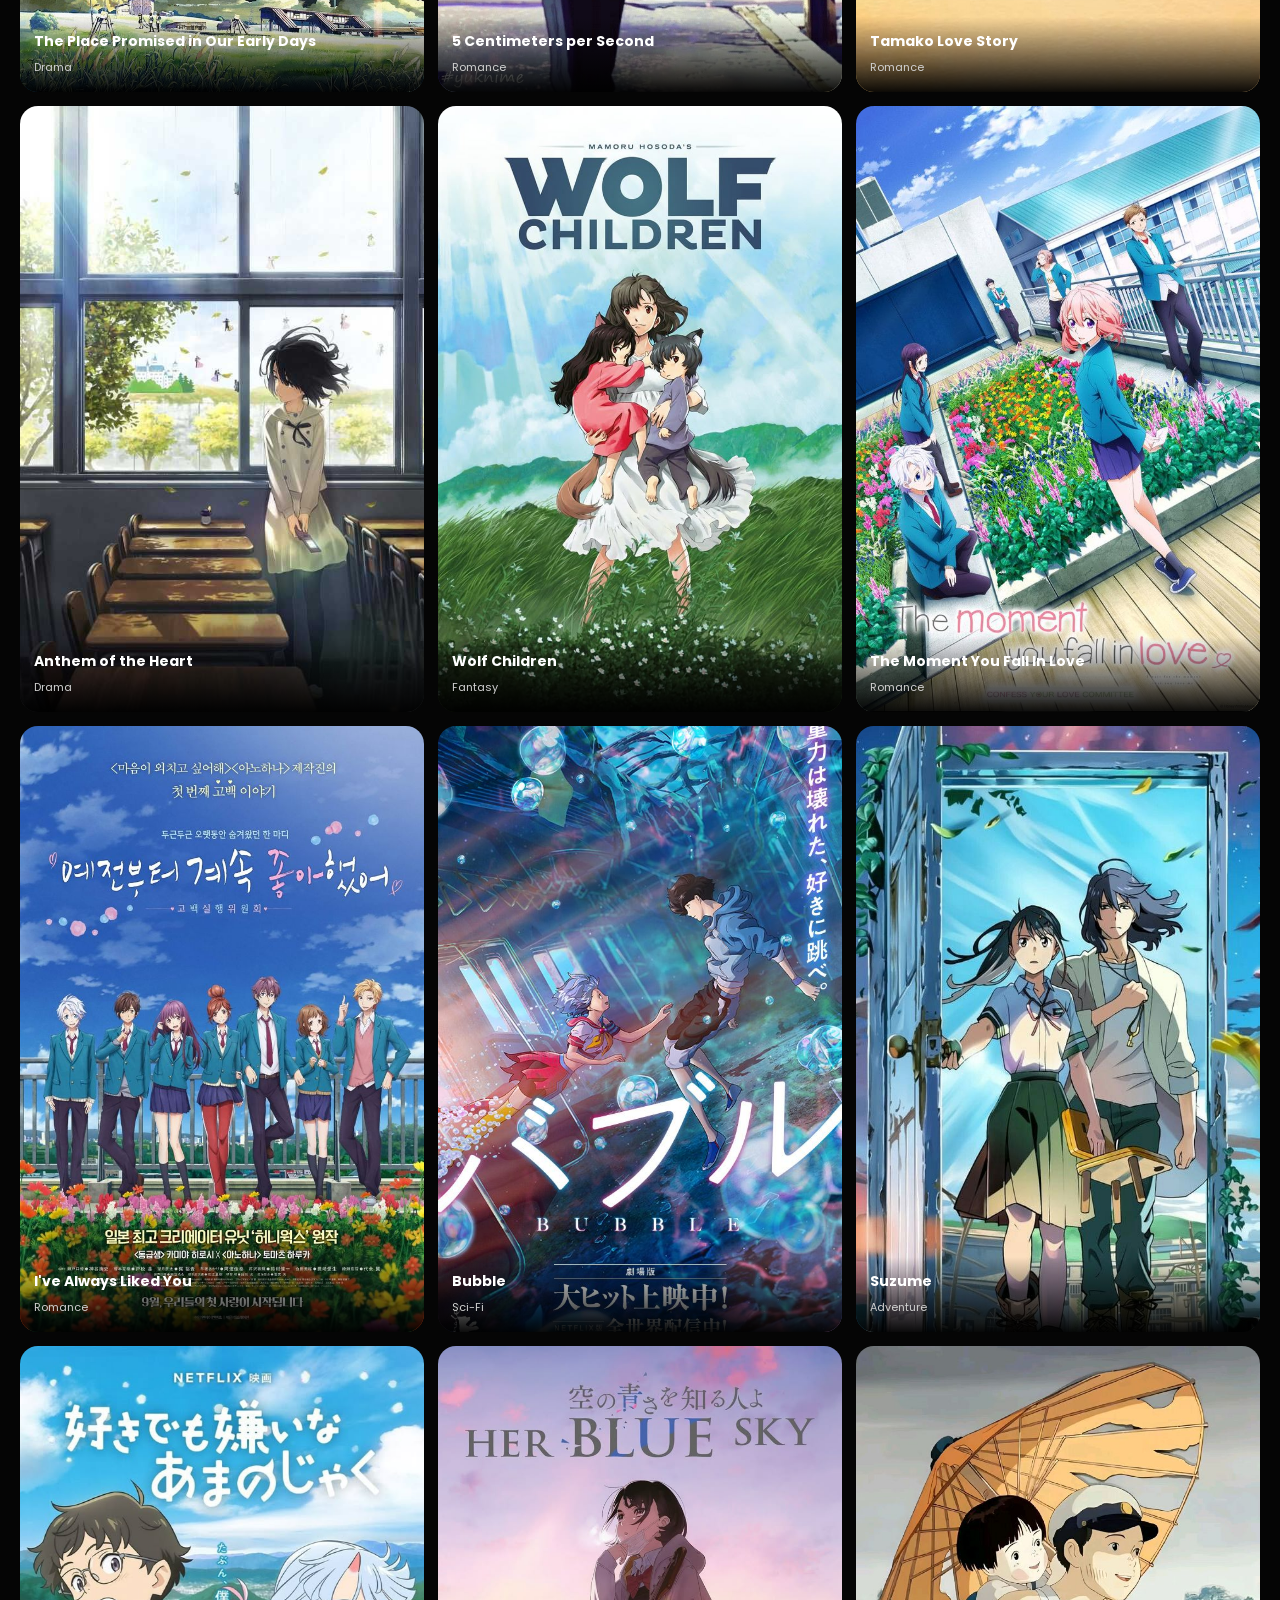
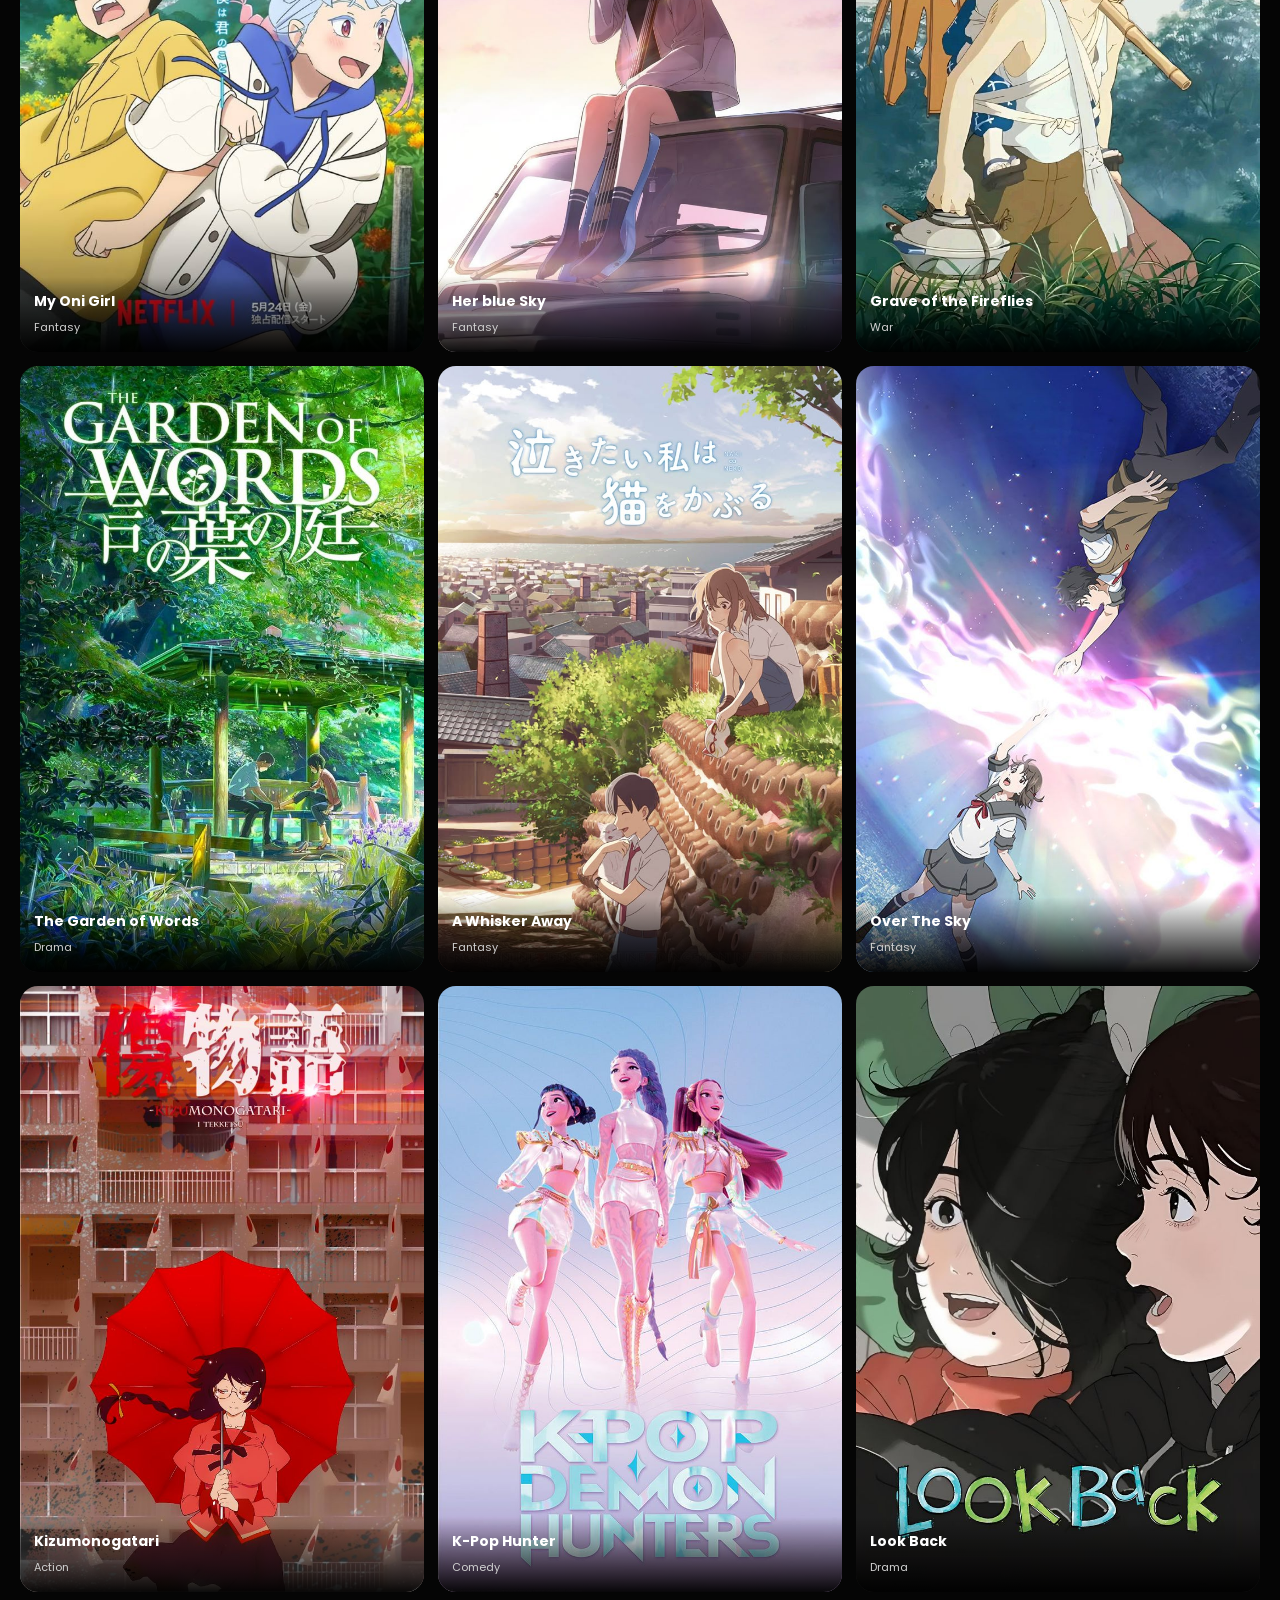
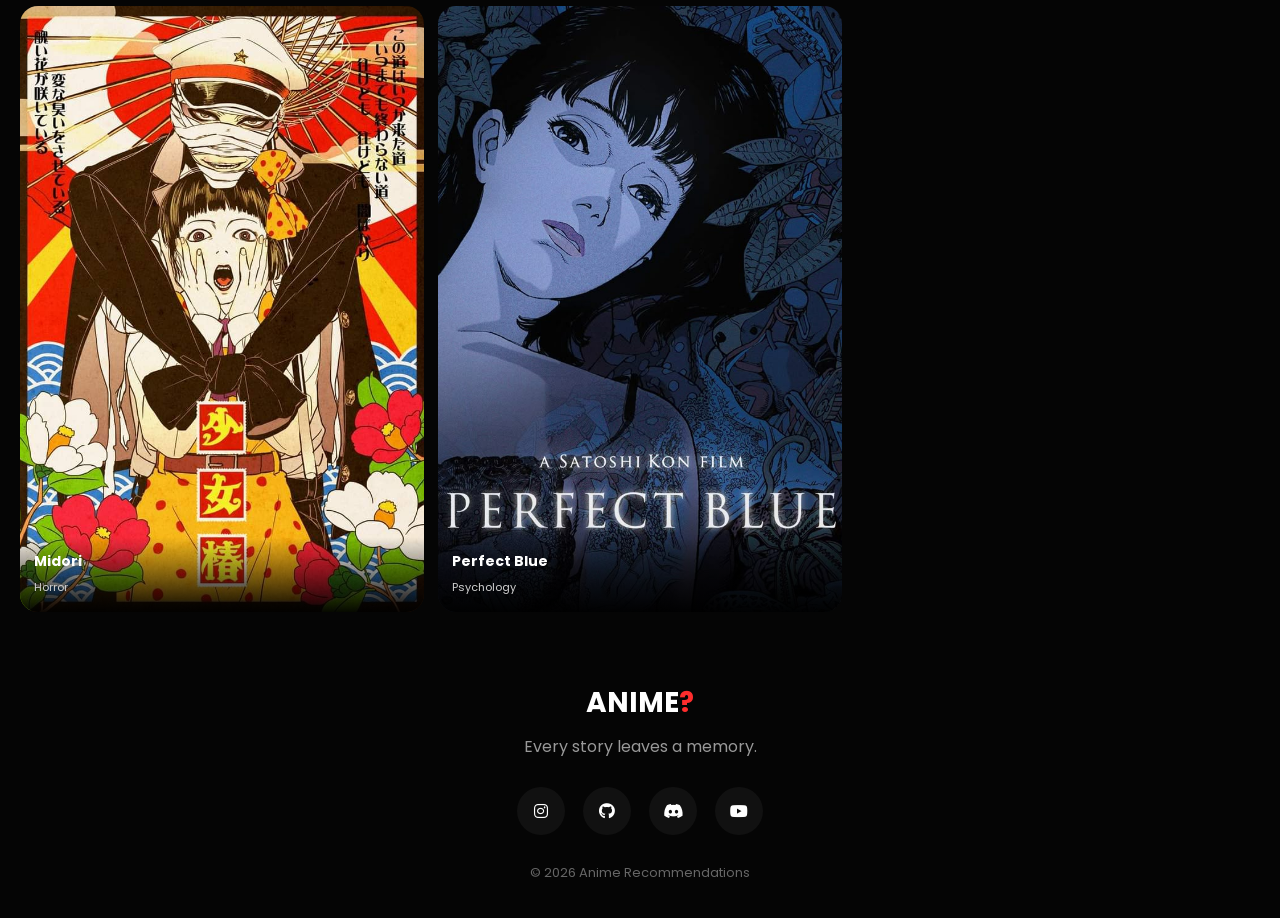
<file: pages/movie.html>
<!DOCTYPE html>
<html lang="en">

<head>
  <meta charset="UTF-8">
  <meta name="viewport" content="width=device-width, initial-scale=1.0">
  
  <link href="https://fonts.googleapis.com/css2?family=Poppins:wght@300;400;600;700&display=swap" rel="stylesheet">
  <link rel="preconnect" href="https://fonts.googleapis.com">
  
  <link rel="stylesheet" href="https://cdnjs.cloudflare.com/ajax/libs/font-awesome/6.7.2/css/all.min.css">
  
  <link rel="stylesheet" href="../Css/anime.css">
  
</head>

<body>
  <nav>
    
    <div class="logo">
      ANIME<span>?</span>
    </div>
    
  </nav>
  
  
  <section class="banner">
    <div id="logo">
      <img src="../images/logo/logo.png" alt="Anime">
    </div>
    
    <span class="small-title">
      MY COLLECTION
    </span>
    
    <h1>
      Every Anime Movie <span>I've Finished</span>
    </h1>
    
    <p>
      There are still countless masterpieces waiting in the wings. I look forward to exploring each one, knowing that every movie ahead will become another memory I’ll treasure.
    </p>
    
  </section>
  
  
  <section class="anime-grid">
    <div class="anime-card">
      <img src="../images/movie/1.jpg">
      <div class="overlay">
        <h3>I Want to Eat Your Pancreas</h3>
        <span>Drama</span>
      </div>
    </div>
    
    <div class="anime-card">
      <img src="../images/movie/2.jpg">
      <div class="overlay">
        <h3>A Silent Voice</h3>
        <span>Drama</span>
      </div>
    </div>
    
    <div class="anime-card">
      <img src="../images/movie/3.jpg">
      <div class="overlay">
        <h3>Weathering With You</h3>
        <span>Fantasy</span>
      </div>
    </div>
    
    <div class="anime-card">
      <img src="../images/movie/4.jpg">
      <div class="overlay">
        <h3>Hello World</h3>
        <span>Sci-Fi</span>
      </div>
    </div>
    
    <div class="anime-card">
      <img src="../images/movie/5.jpg">
      <div class="overlay">
        <h3>Summer Ghost</h3>
        <span>Supernatural</span>
      </div>
    </div>
    
    <div class="anime-card">
      <img src="../images/movie/6.jpg">
      <div class="overlay">
        <h3>The Garden of Sinners</h3>
        <span>Thriller</span>
      </div>
    </div>
    
    <div class="anime-card">
      <img src="../images/movie/7.jpg">
      <div class="overlay">
        <h3>Josee, the Tiger and the Fish</h3>
        <span>Drama</span>
      </div>
    </div>
    
    <div class="anime-card">
      <img src="../images/movie/8.jpg">
      <div class="overlay">
        <h3>Hotarubi no Mori e</h3>
        <span>Fantasy</span>
      </div>
    </div>
    
    <div class="anime-card">
      <img src="../images/movie/9.jpg">
      <div class="overlay">
        <h3>Your Name</h3>
        <span>Fantasy</span>
      </div>
    </div>
    
    <div class="anime-card">
      <img src="../images/movie/10.jpg">
      <div class="overlay">
        <h3>The Tunnel to Summer</h3>
        <span>Drama</span>
      </div>
    </div>
    
    <div class="anime-card">
      <img src="../images/movie/11.jpg">
      <div class="overlay">
        <h3>Children Who Chase Lost Voices</h3>
        <span>Adventure</span>
      </div>
    </div>
    
    <div class="anime-card">
      <img src="../images/movie/12.jpg">
      <div class="overlay">
        <h3>Love Me, Love Me Not</h3>
        <span>Romance</span>
      </div>
    </div>
    
    <div class="anime-card">
      <img src="../images/movie/13.jpg">
      <div class="overlay">
        <h3>The Place Promised in Our Early Days</h3>
        <span>Drama</span>
      </div>
    </div>
    
    <div class="anime-card">
      <img src="../images/movie/14.jpg">
      <div class="overlay">
        <h3>5 Centimeters per Second</h3>
        <span>Romance</span>
      </div>
    </div>
    
    <div class="anime-card">
      <img src="../images/movie/15.jpg">
      <div class="overlay">
        <h3>Tamako Love Story</h3>
        <span>Romance</span>
      </div>
    </div>
    
    <div class="anime-card">
      <img src="../images/movie/16.jpg">
      <div class="overlay">
        <h3>Anthem of the Heart</h3>
        <span>Drama</span>
      </div>
    </div>
    
    <div class="anime-card">
      <img src="../images/movie/17.jpg">
      <div class="overlay">
        <h3>Wolf Children</h3>
        <span>Fantasy</span>
      </div>
    </div>
    
    <div class="anime-card">
      <img src="../images/movie/18.jpg">
      <div class="overlay">
        <h3>The Moment You Fall In Love</h3>
        <span>Romance</span>
      </div>
    </div>
    
    <div class="anime-card">
      <img src="../images/movie/19.jpg">
      <div class="overlay">
        <h3>I've Always Liked You</h3>
        <span>Romance</span>
      </div>
    </div>
    
    <div class="anime-card">
      <img src="../images/movie/20.jpg">
      <div class="overlay">
        <h3>Bubble</h3>
        <span>Sci-Fi</span>
      </div>
    </div>
    
    <div class="anime-card">
      <img src="../images/movie/21.jpg">
      <div class="overlay">
        <h3>Suzume</h3>
        <span>Adventure</span>
      </div>
    </div>
    
    <div class="anime-card">
      <img src="../images/movie/22.jpg">
      <div class="overlay">
        <h3>My Oni Girl</h3>
        <span>Fantasy</span>
      </div>
    </div>
    
    <div class="anime-card">
      <img src="../images/movie/23.jpg">
      <div class="overlay">
        <h3>Her blue Sky</h3>
        <span>Fantasy</span>
      </div>
    </div>
    
    <div class="anime-card">
      <img src="../images/movie/24.jpg">
      <div class="overlay">
        <h3>Grave of the Fireflies</h3>
        <span>War</span>
      </div>
    </div>
    
    <div class="anime-card">
      <img src="../images/movie/25.jpg">
      <div class="overlay">
        <h3>The Garden of Words</h3>
        <span>Drama</span>
      </div>
    </div>
    
    <div class="anime-card">
      <img src="../images/movie/26.jpg">
      <div class="overlay">
        <h3>A Whisker Away</h3>
        <span>Fantasy</span>
      </div>
    </div>
    
    <div class="anime-card">
      <img src="../images/movie/27.jpg">
      <div class="overlay">
        <h3>Over The Sky</h3>
        <span>Fantasy</span>
      </div>
    </div>
    
    <div class="anime-card">
      <img src="../images/movie/28.jpg">
      <div class="overlay">
        <h3>Kizumonogatari</h3>
        <span>Action</span>
      </div>
    </div>
    
    <div class="anime-card">
      <img src="../images/movie/29.jpg">
      <div class="overlay">
        <h3>K-Pop Hunter</h3>
        <span>Comedy</span>
      </div>
    </div>
    
    <div class="anime-card">
      <img src="../images/movie/30.jpg">
      <div class="overlay">
        <h3>Look Back</h3>
        <span>Drama</span>
      </div>
    </div>
    
    <div class="anime-card">
      <img src="../images/movie/31.jpg">
      <div class="overlay">
        <h3>Midori</h3>
        <span>Horror</span>
      </div>
    </div>
    
    <div class="anime-card">
      <img src="../images/movie/32.jpg">
      <div class="overlay">
        <h3>Perfect Blue</h3>
        <span>Psychology</span>
      </div>
    </div>
  </section>
  <footer>
    
    <h2>ANIME<span>?</span></h2>
    
    <p>
      Every story leaves a memory.
    </p>
    
    <div class="social">
      
      <a href="#"><i class="fab fa-instagram"></i></a>
      
      <a href="#"><i class="fab fa-github"></i></a>
      
      <a href="#"><i class="fab fa-discord"></i></a>
      
      <a href="#"><i class="fab fa-youtube"></i></a>
      
    </div>
    
    <p class="copy">
      © 2026 Anime Recommendations
    </p>
    
  </footer>
  
</body>

</html>
</file>
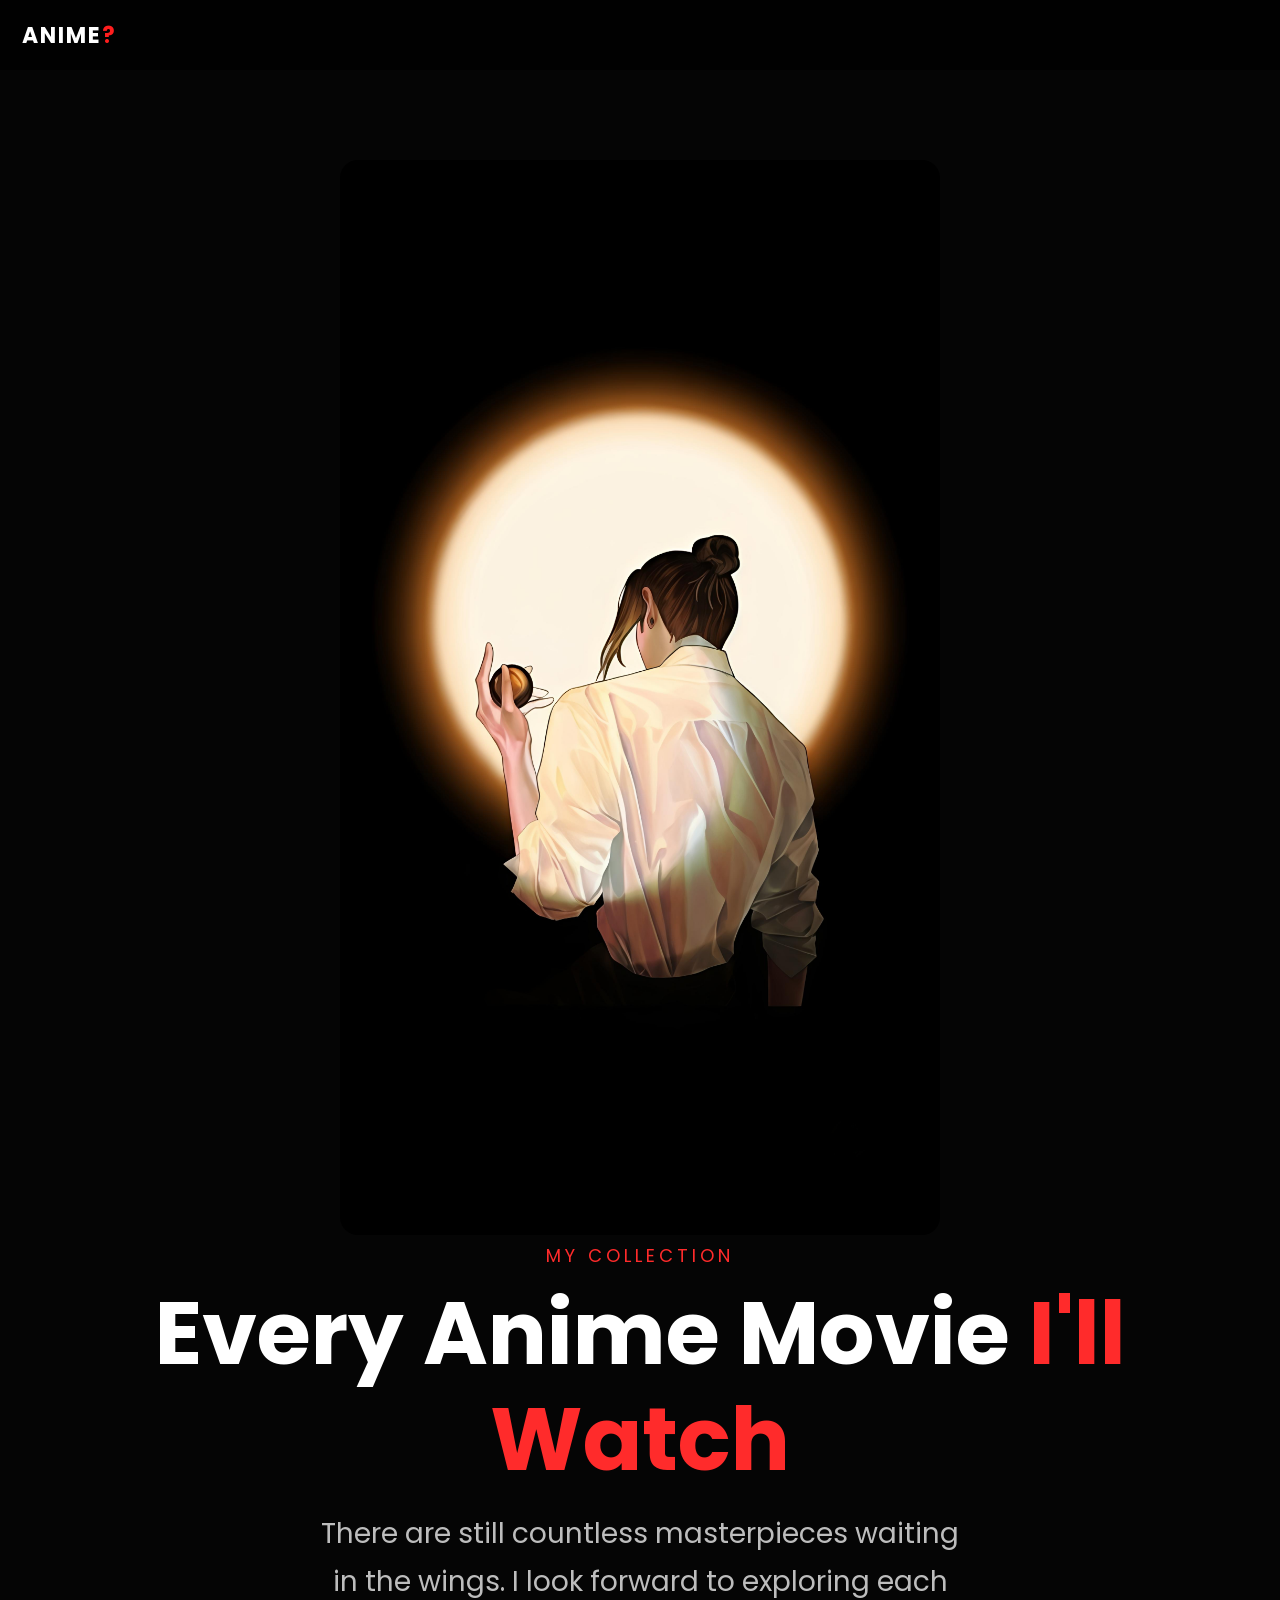
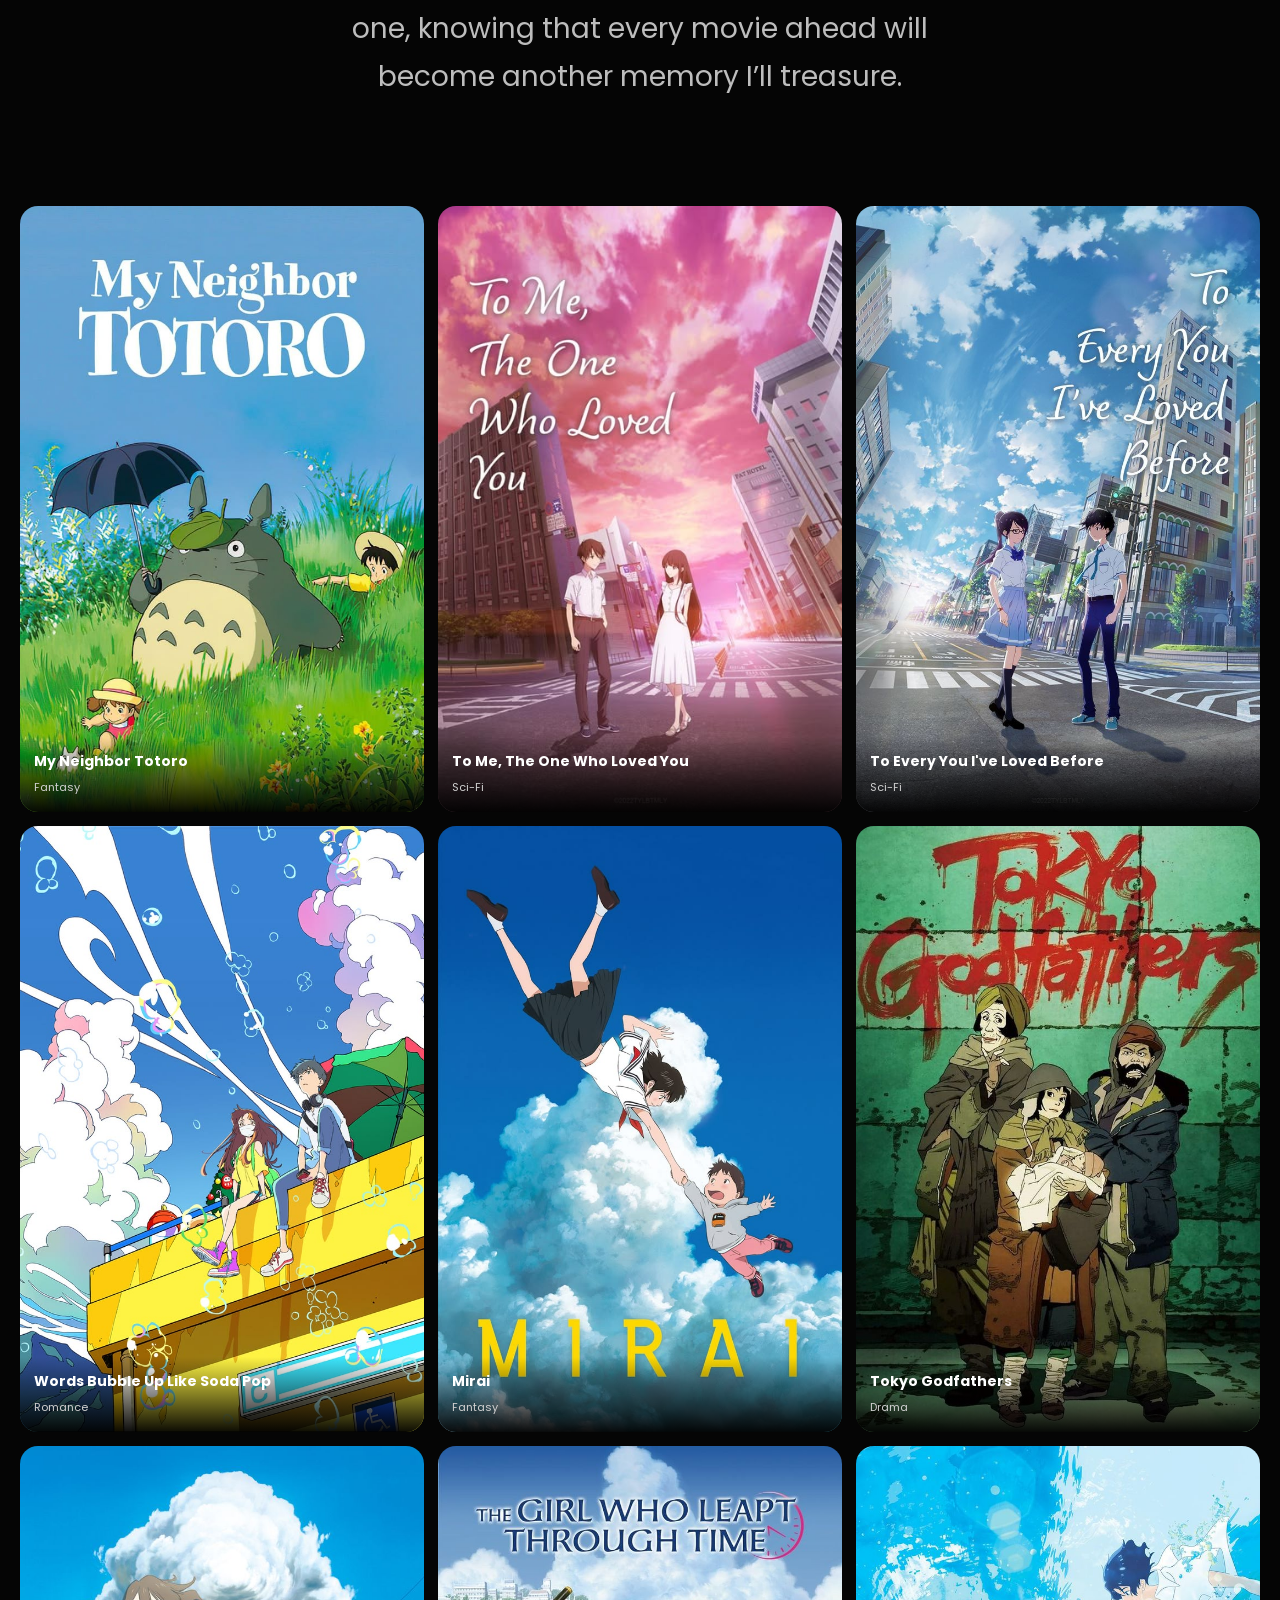
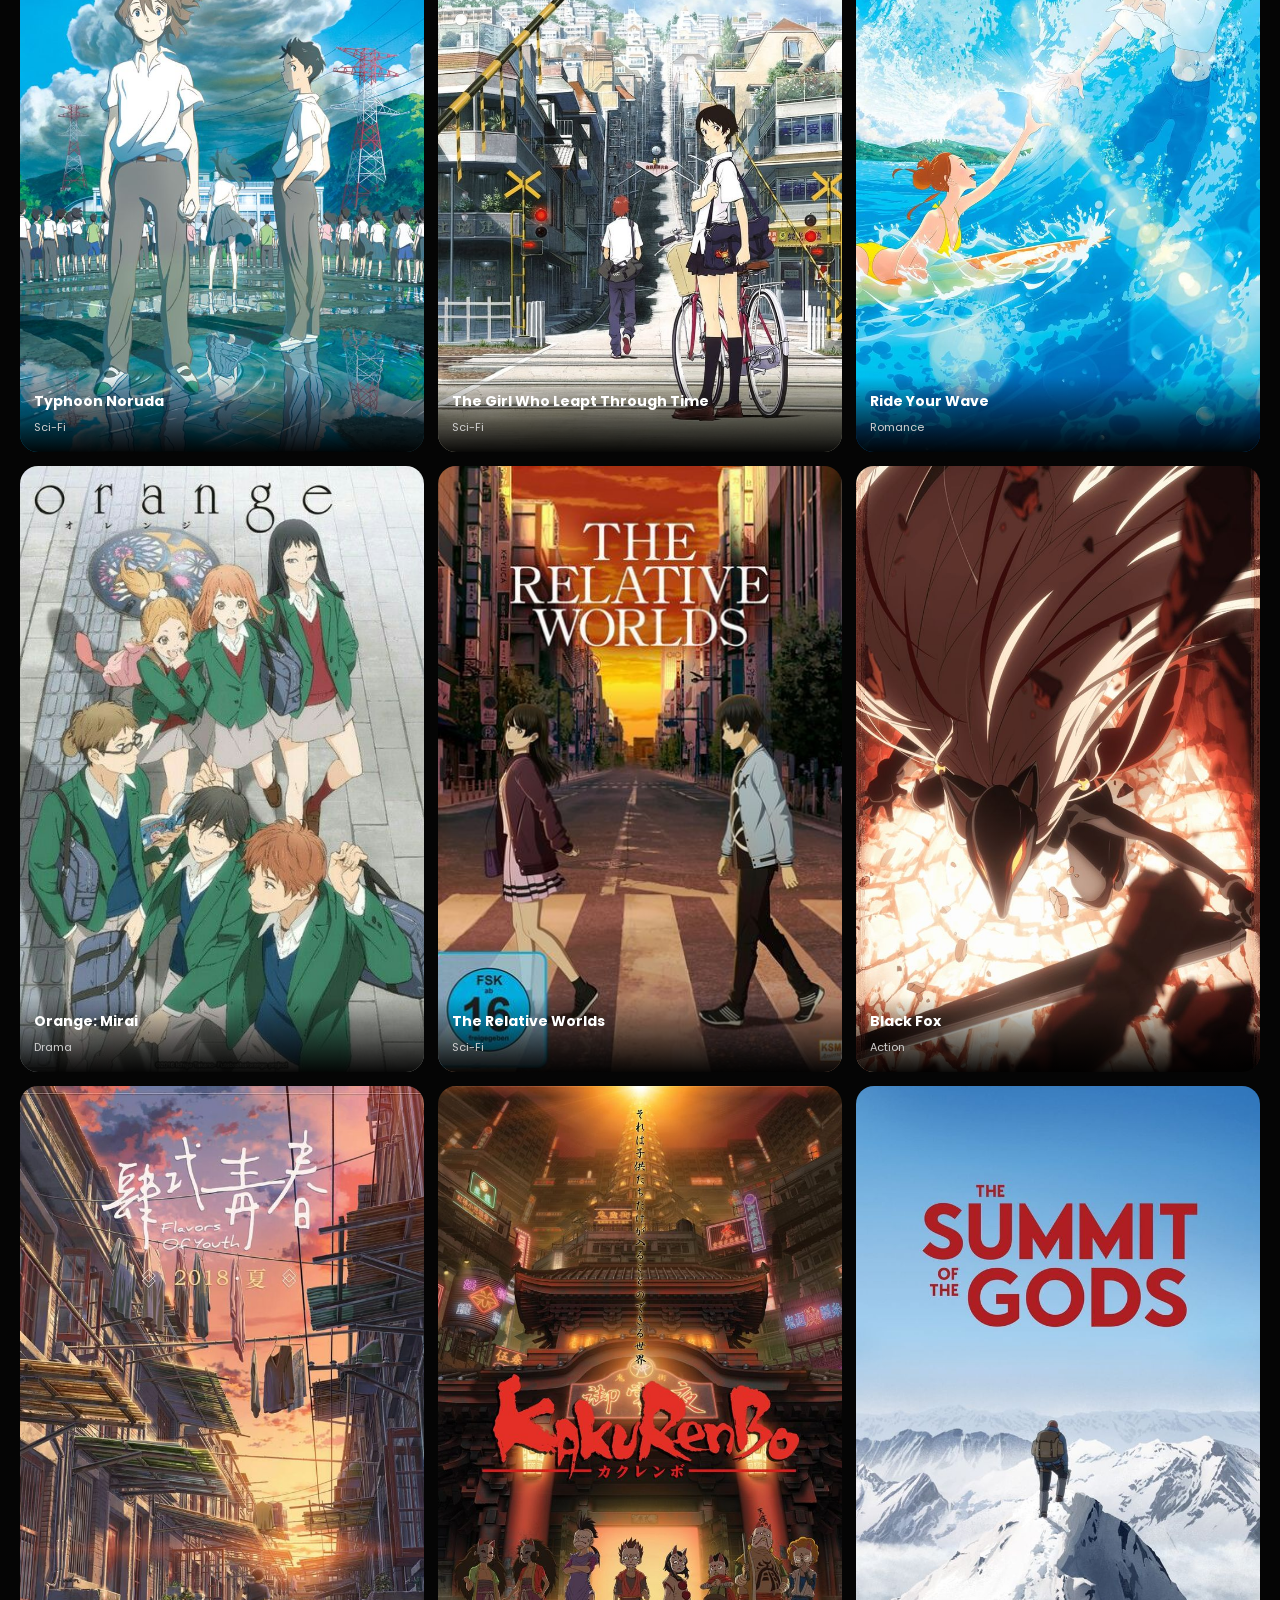
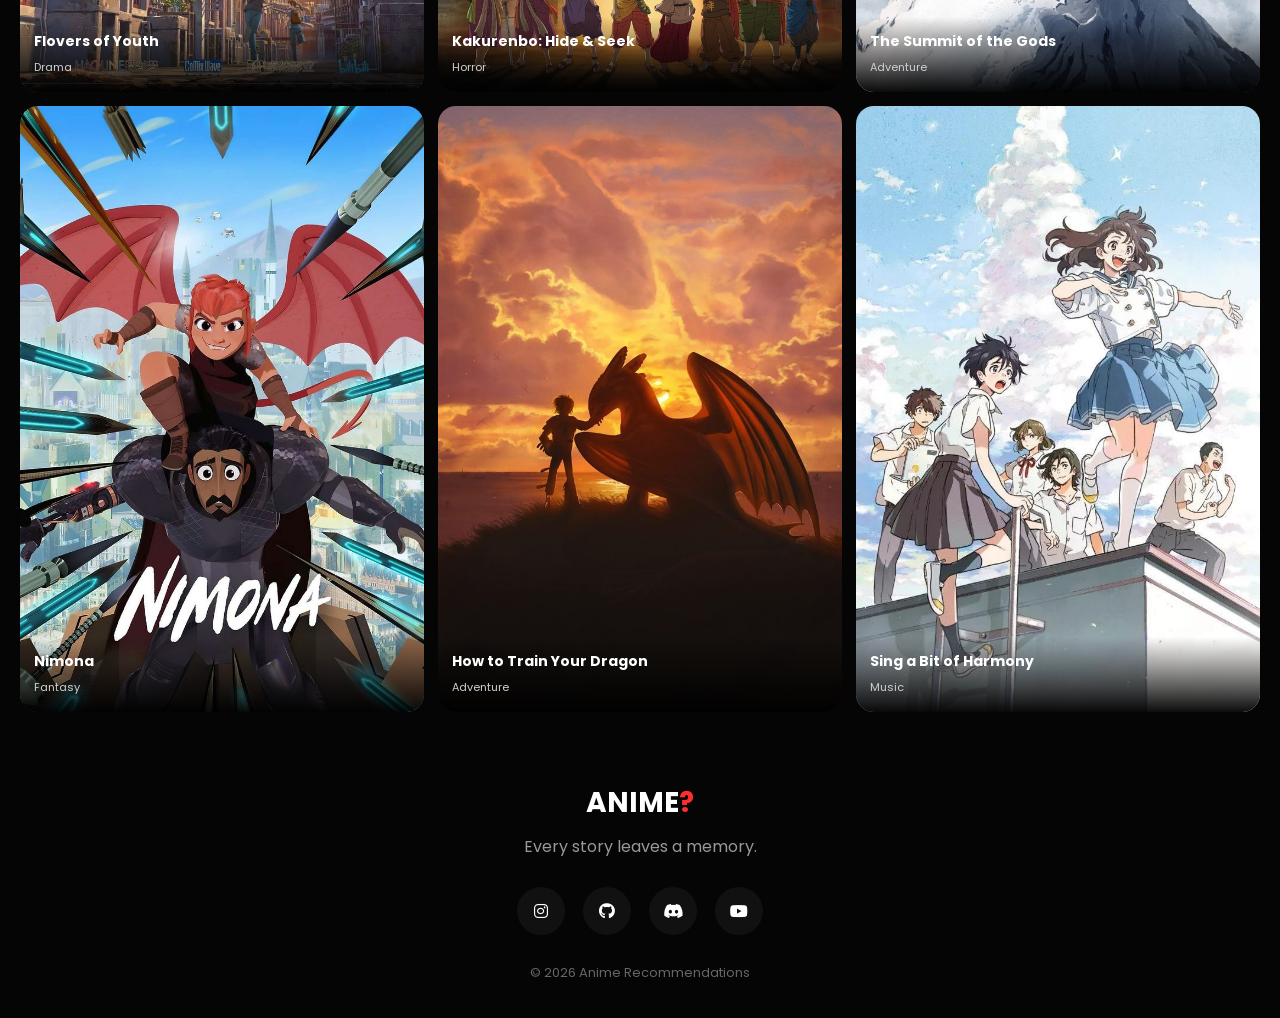
<file: pages/movie2.html>
<!DOCTYPE html>
<html lang="en">

<head>
  <meta charset="UTF-8">
  <meta name="viewport" content="width=device-width, initial-scale=1.0">
  
  <link href="https://fonts.googleapis.com/css2?family=Poppins:wght@300;400;600;700&display=swap" rel="stylesheet">
  <link rel="preconnect" href="https://fonts.googleapis.com">
  
  <link rel="stylesheet" href="https://cdnjs.cloudflare.com/ajax/libs/font-awesome/6.7.2/css/all.min.css">
  
  <link rel="stylesheet" href="../Css/anime.css">
  
</head>

<body>
  <nav>
    
    <div class="logo">
      ANIME<span>?</span>
    </div>
    
  </nav>
  
  
  <section class="banner">
    <div id="logo">
      <img src="../images/logo/logo.png" alt="Anime">
    </div>
    
    <span class="small-title">
      MY COLLECTION
    </span>
    
    <h1>
      Every Anime Movie <span>I'll Watch</span>
    </h1>
    
    <p>
      There are still countless masterpieces waiting in the wings. I look forward to exploring each one, knowing that every movie ahead will become another memory I’ll treasure.
    </p>
    
  </section>
  
  
  <section class="anime-grid">
    <div class="anime-card">
      <img src="../images/movie2/1.jpg">
      <div class="overlay">
        <h3>My Neighbor Totoro</h3>
        <span>Fantasy</span>
      </div>
    </div>
    
    <div class="anime-card">
      <img src="../images/movie2/2.jpg">
      <div class="overlay">
        <h3>To Me, The One Who Loved You</h3>
        <span>Sci-Fi</span>
      </div>
    </div>
    
    <div class="anime-card">
      <img src="../images/movie2/3.jpg">
      <div class="overlay">
        <h3>To Every You I've Loved Before</h3>
        <span>Sci-Fi</span>
      </div>
    </div>
    
    <div class="anime-card">
      <img src="../images/movie2/4.jpg">
      <div class="overlay">
        <h3>Words Bubble Up Like Soda Pop</h3>
        <span>Romance</span>
      </div>
    </div>
    
    <div class="anime-card">
      <img src="../images/movie2/6.jpg">
      <div class="overlay">
        <h3>Mirai</h3>
        <span>Fantasy</span>
      </div>
    </div>
    
    <div class="anime-card">
      <img src="../images/movie2/7.jpg">
      <div class="overlay">
        <h3>Tokyo Godfathers</h3>
        <span>Drama</span>
      </div>
    </div>
    
    <div class="anime-card">
      <img src="../images/movie2/8.jpg">
      <div class="overlay">
        <h3>Typhoon Noruda</h3>
        <span>Sci-Fi</span>
      </div>
    </div>
    
    <div class="anime-card">
      <img src="../images/movie2/9.jpg">
      <div class="overlay">
        <h3>The Girl Who Leapt Through Time</h3>
        <span>Sci-Fi</span>
      </div>
    </div>
    
    <div class="anime-card">
      <img src="../images/movie2/10.jpg">
      <div class="overlay">
        <h3>Ride Your Wave</h3>
        <span>Romance</span>
      </div>
    </div>
    
    <div class="anime-card">
      <img src="../images/movie2/11.jpg">
      <div class="overlay">
        <h3>Orange: Mirai</h3>
        <span>Drama</span>
      </div>
    </div>
    
    <div class="anime-card">
      <img src="../images/movie2/12.jpg">
      <div class="overlay">
        <h3>The Relative Worlds</h3>
        <span>Sci-Fi</span>
      </div>
    </div>
    
    <div class="anime-card">
      <img src="../images/movie2/13.jpg">
      <div class="overlay">
        <h3>Black Fox</h3>
        <span>Action</span>
      </div>
    </div>
    
    <div class="anime-card">
      <img src="../images/movie2/14.jpg">
      <div class="overlay">
        <h3>Flovers of Youth</h3>
        <span>Drama</span>
      </div>
    </div>
    
    <div class="anime-card">
      <img src="../images/movie2/15.jpg">
      <div class="overlay">
        <h3>Kakurenbo: Hide & Seek</h3>
        <span>Horror</span>
      </div>
    </div>
    
    <div class="anime-card">
      <img src="../images/movie2/16.jpg">
      <div class="overlay">
        <h3>The Summit of the Gods</h3>
        <span>Adventure</span>
      </div>
    </div>
    
    <div class="anime-card">
      <img src="../images/movie2/17.jpg">
      <div class="overlay">
        <h3>Nimona</h3>
        <span>Fantasy</span>
      </div>
    </div>
    
    <div class="anime-card">
      <img src="../images/movie2/18.jpg">
      <div class="overlay">
        <h3>How to Train Your Dragon</h3>
        <span>Adventure</span>
      </div>
    </div>
    
    <div class="anime-card">
      <img src="../images/movie2/19.jpg">
      <div class="overlay">
        <h3>Sing a Bit of Harmony</h3>
        <span>Music</span>
      </div>
    </div>
    
  </section>
  <footer>
    
    <h2>ANIME<span>?</span></h2>
    
    <p>
      Every story leaves a memory.
    </p>
    
    <div class="social">
      
      <a href="#"><i class="fab fa-instagram"></i></a>
      
      <a href="#"><i class="fab fa-github"></i></a>
      
      <a href="#"><i class="fab fa-discord"></i></a>
      
      <a href="#"><i class="fab fa-youtube"></i></a>
      
    </div>
    
    <p class="copy">
      © 2026 Anime Recommendations
    </p>
    
  </footer>
  
</body>

</html>
</file>
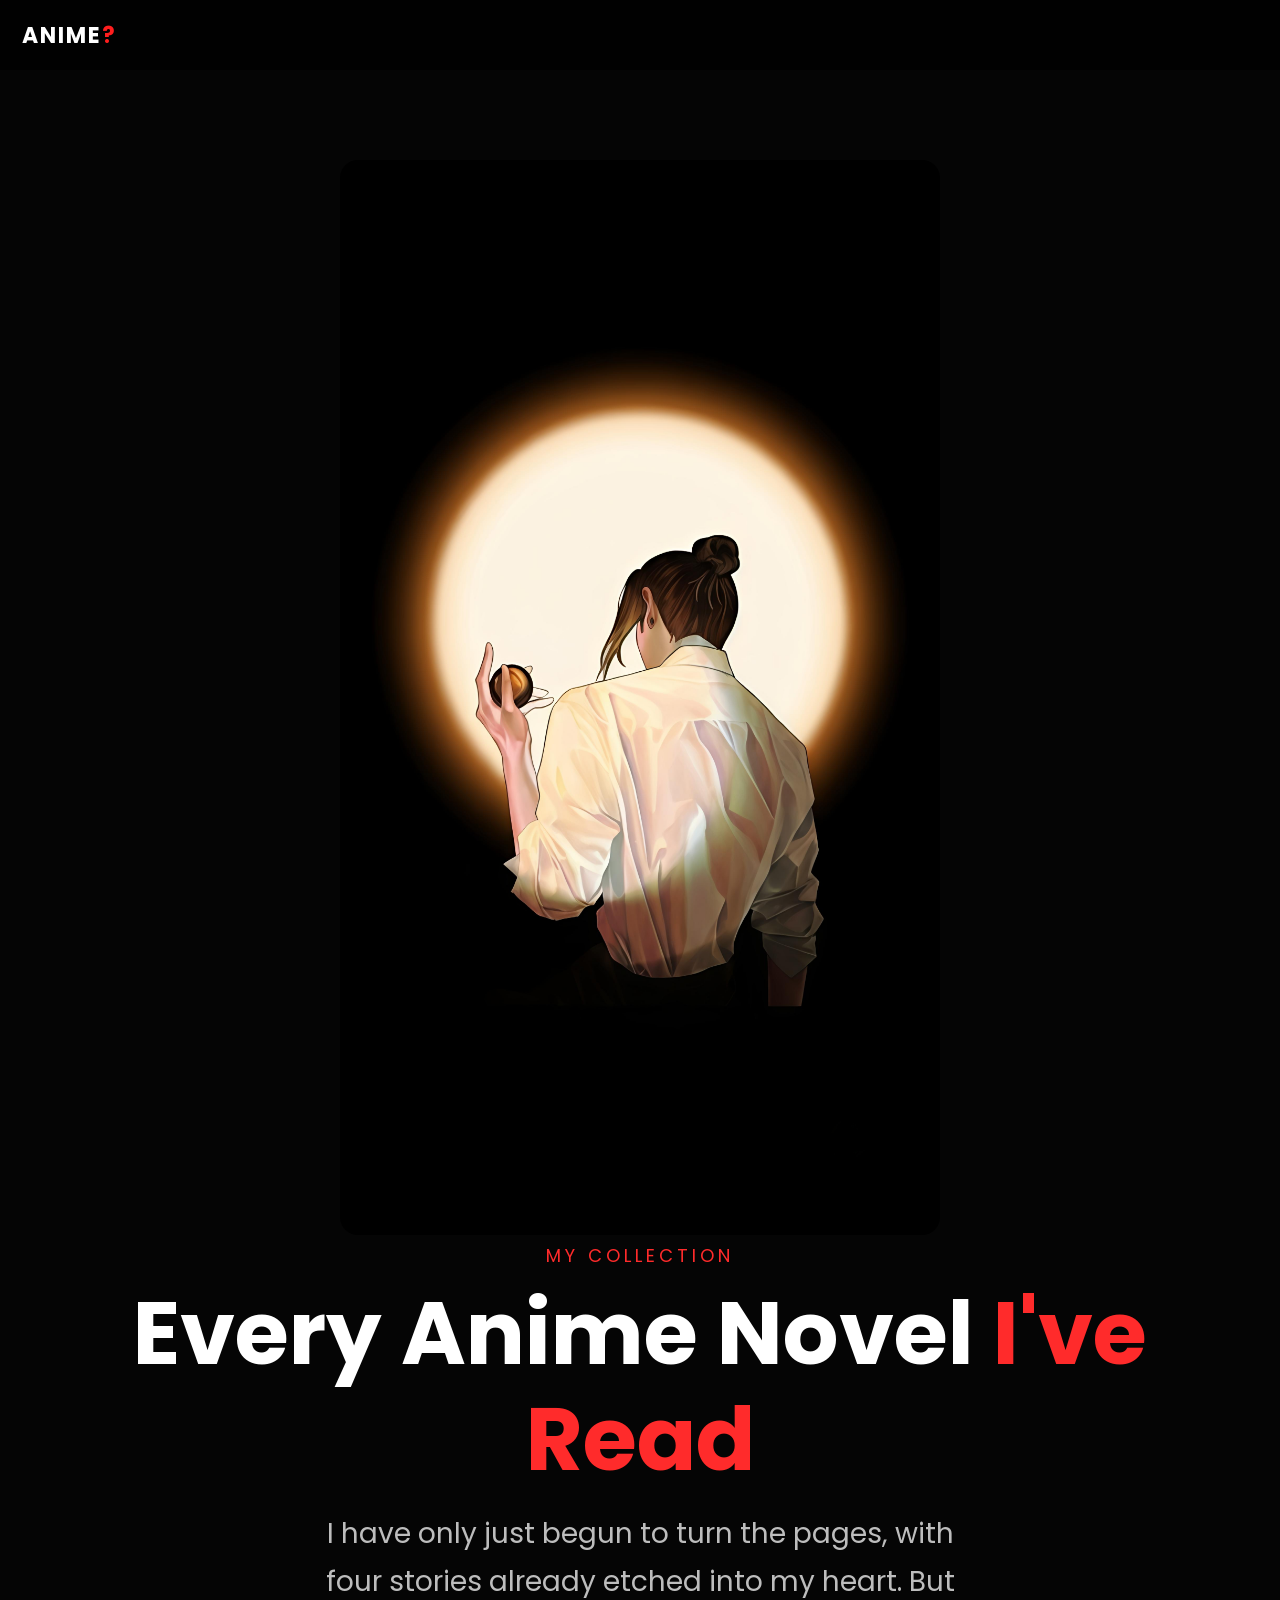
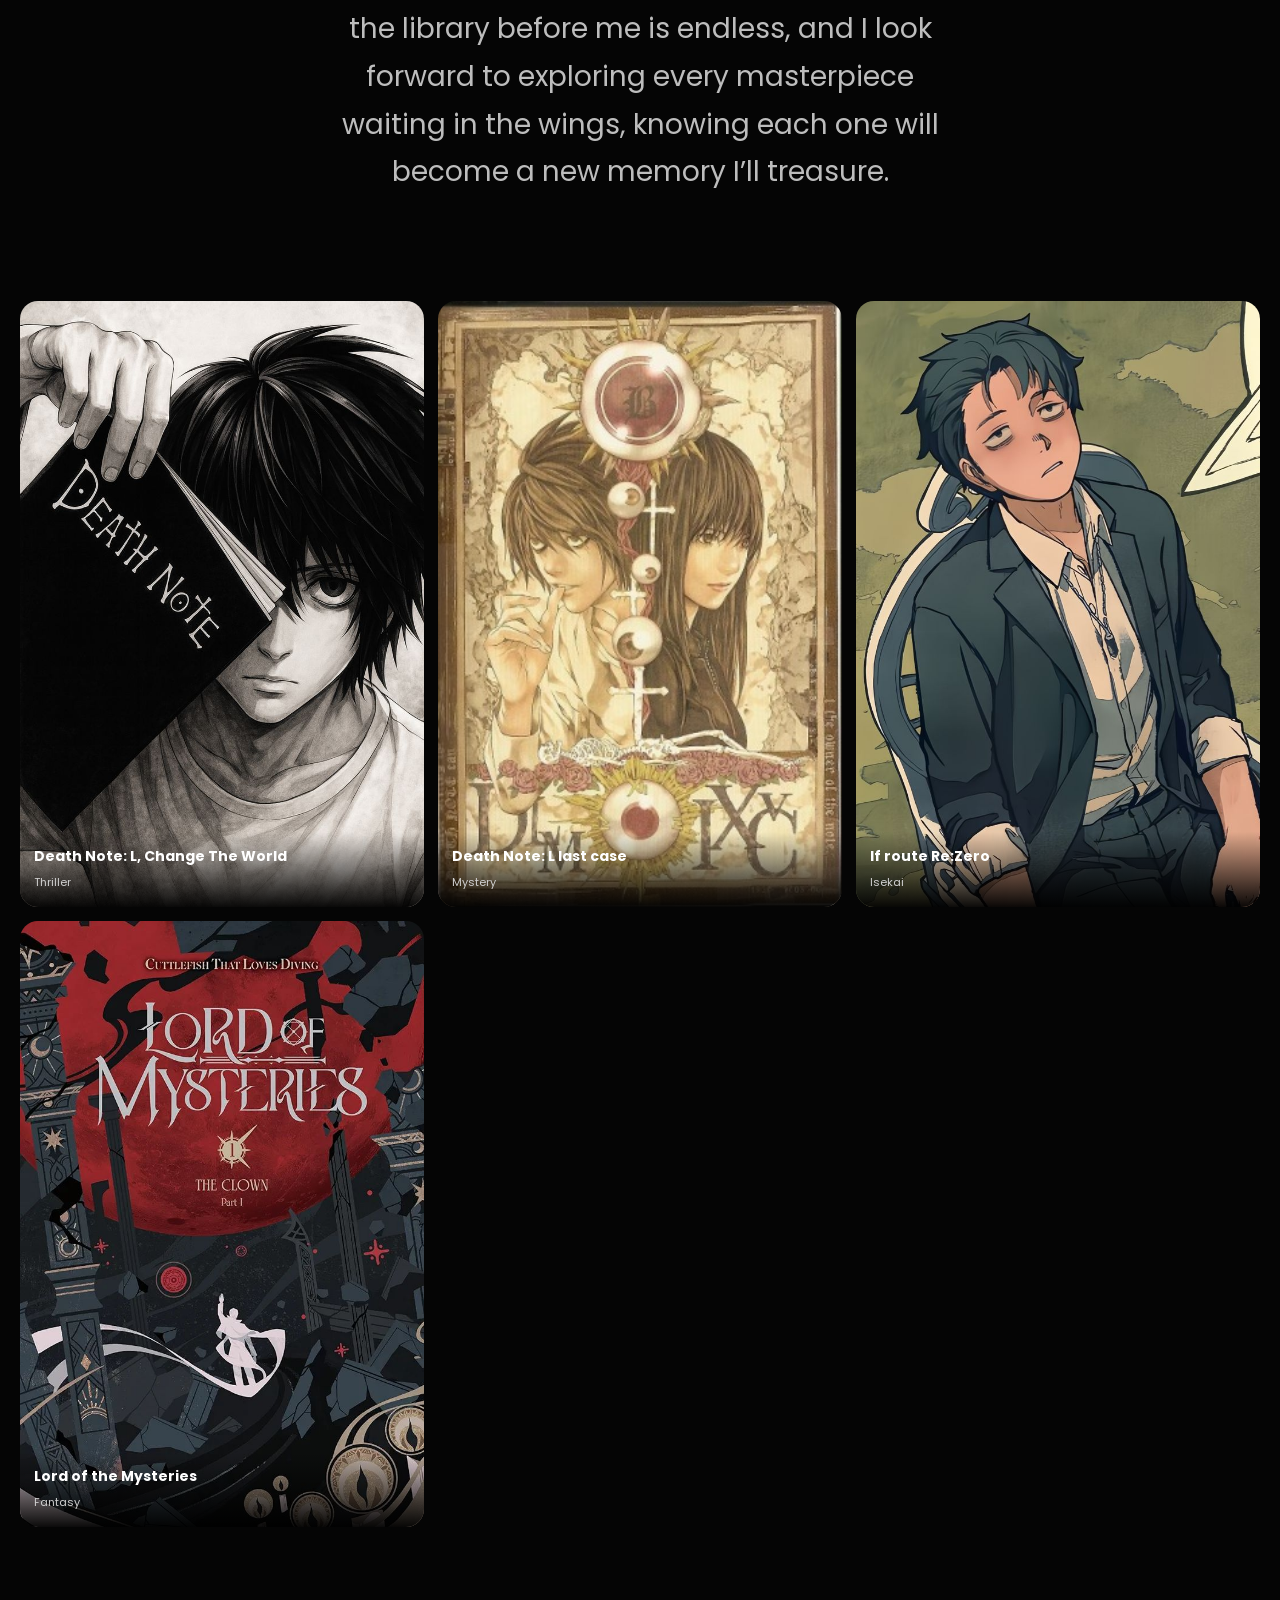
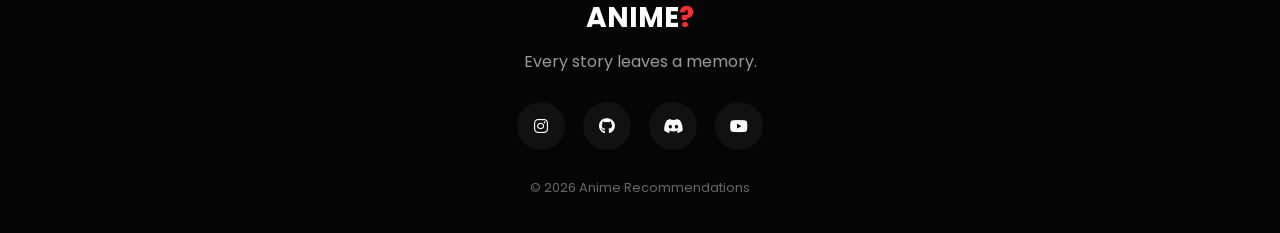
<file: pages/novel.html>
<!DOCTYPE html>
<html lang="en">

<head>
  <meta charset="UTF-8">
  <meta name="viewport" content="width=device-width, initial-scale=1.0">
  
  <link href="https://fonts.googleapis.com/css2?family=Poppins:wght@300;400;600;700&display=swap" rel="stylesheet">
  <link rel="preconnect" href="https://fonts.googleapis.com">
  
  <link rel="stylesheet" href="https://cdnjs.cloudflare.com/ajax/libs/font-awesome/6.7.2/css/all.min.css">
  
  <link rel="stylesheet" href="../Css/anime.css">
  
</head>

<body>
  <nav>
    
    <div class="logo">
      ANIME<span>?</span>
    </div>
    
  </nav>
  
  
  <section class="banner">
    <div id="logo">
      <img src="../images/logo/logo.png" alt="Anime">
    </div>
    
    <span class="small-title">
      MY COLLECTION
    </span>
    
    <h1>
      Every Anime Novel <span>I've Read</span>
    </h1>
    
    <p>
      I have only just begun to turn the pages, with four stories already etched into my heart. But the library before me is endless, and I look forward to exploring every masterpiece waiting in the wings, knowing each one will become a new memory I’ll treasure.
    </p>
    
  </section>
  
  
  <section class="anime-grid">
    <div class="anime-card">
      <img src="../images/novel/1.jpg">
      <div class="overlay">
        <h3>Death Note: L, Change The World</h3>
        <span>Thriller</span>
      </div>
    </div>
    
    <div class="anime-card">
      <img src="../images/novel/2.jpg">
      <div class="overlay">
        <h3>Death Note: L last case</h3>
        <span>Mystery</span>
      </div>
    </div>
    
    <div class="anime-card">
      <img src="../images/novel/3.jpg">
      <div class="overlay">
        <h3>If route Re:Zero</h3>
        <span>Isekai</span>
      </div>
    </div>
    
    <div class="anime-card">
      <img src="../images/novel/4.jpg">
      <div class="overlay">
        <h3>Lord of the Mysteries</h3>
        <span>Fantasy</span>
      </div>
    </div>
    
  </section>
  <footer>
    
    <h2>ANIME<span>?</span></h2>
    
    <p>
      Every story leaves a memory.
    </p>
    
    <div class="social">
      
      <a href="#"><i class="fab fa-instagram"></i></a>
      
      <a href="#"><i class="fab fa-github"></i></a>
      
      <a href="#"><i class="fab fa-discord"></i></a>
      
      <a href="#"><i class="fab fa-youtube"></i></a>
      
    </div>
    
    <p class="copy">
      © 2026 Anime Recommendations
    </p>
    
  </footer>
  
</body>

</html>
</file>
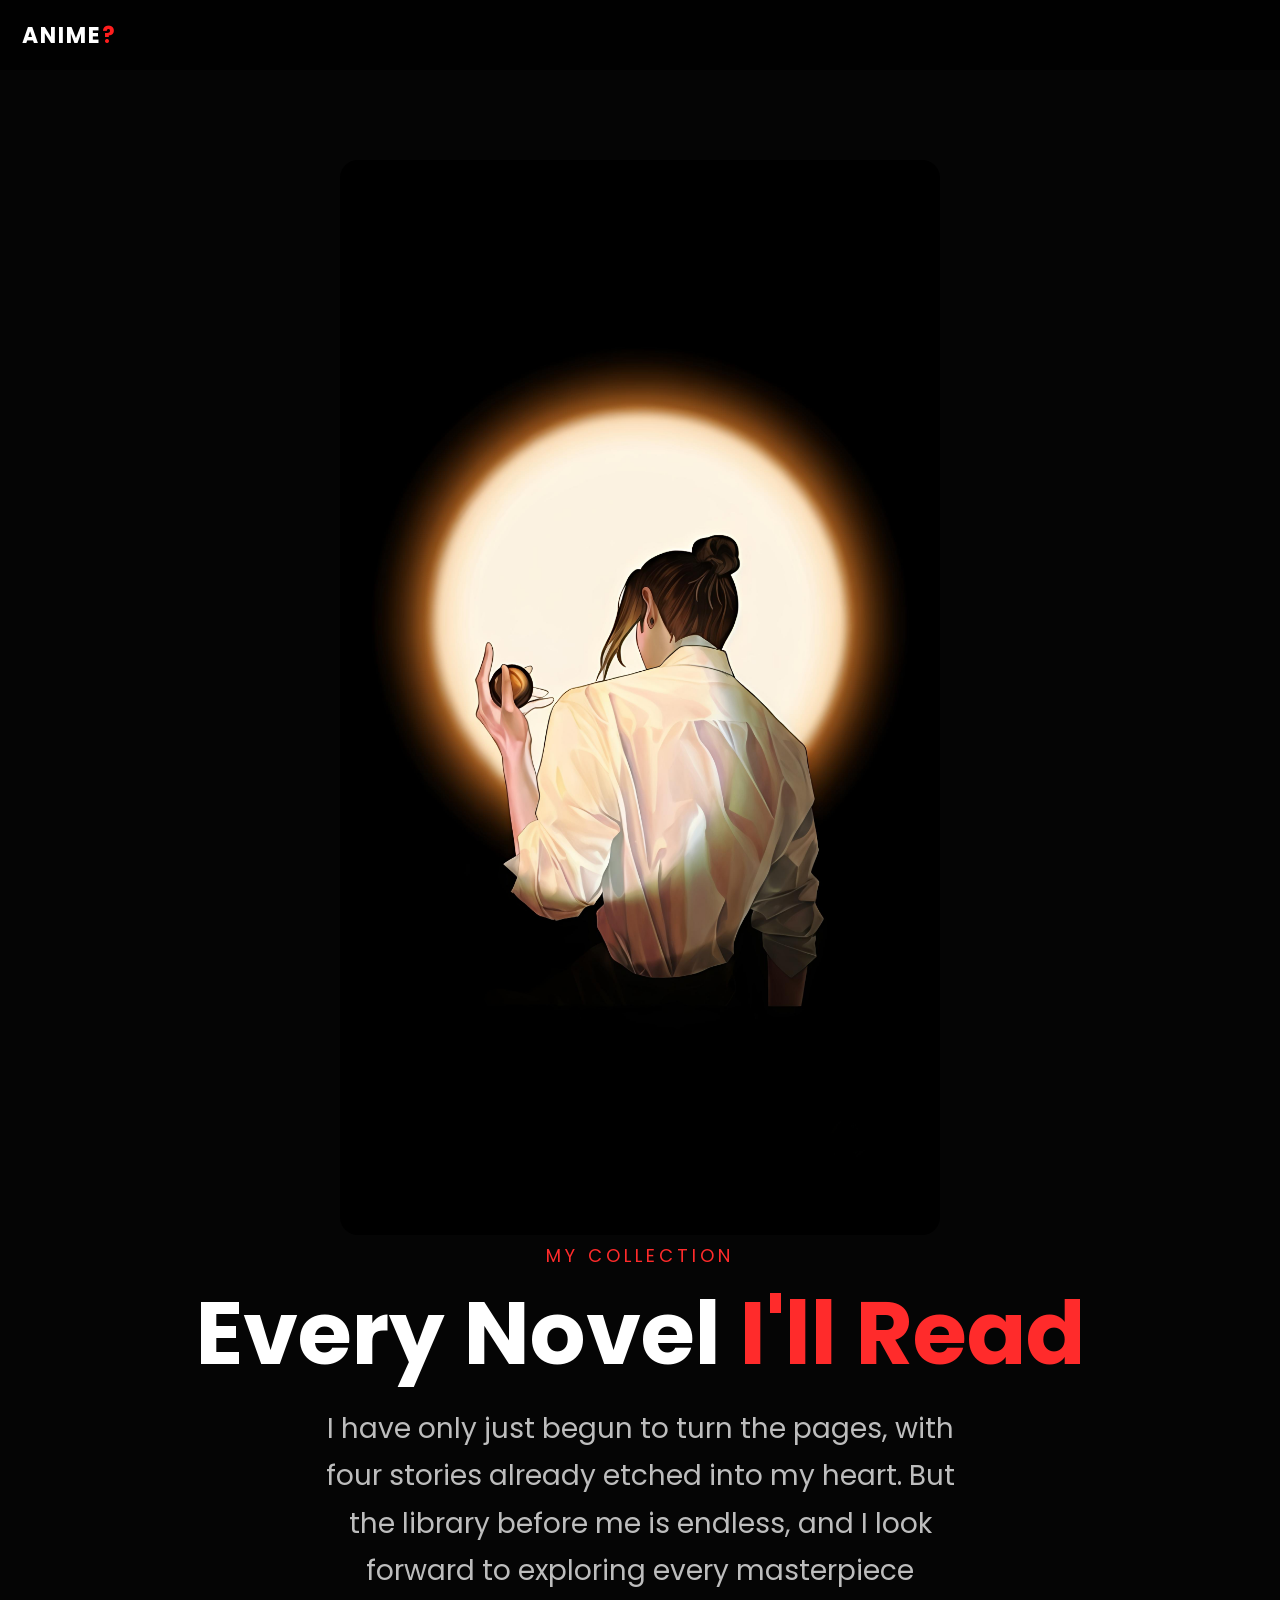
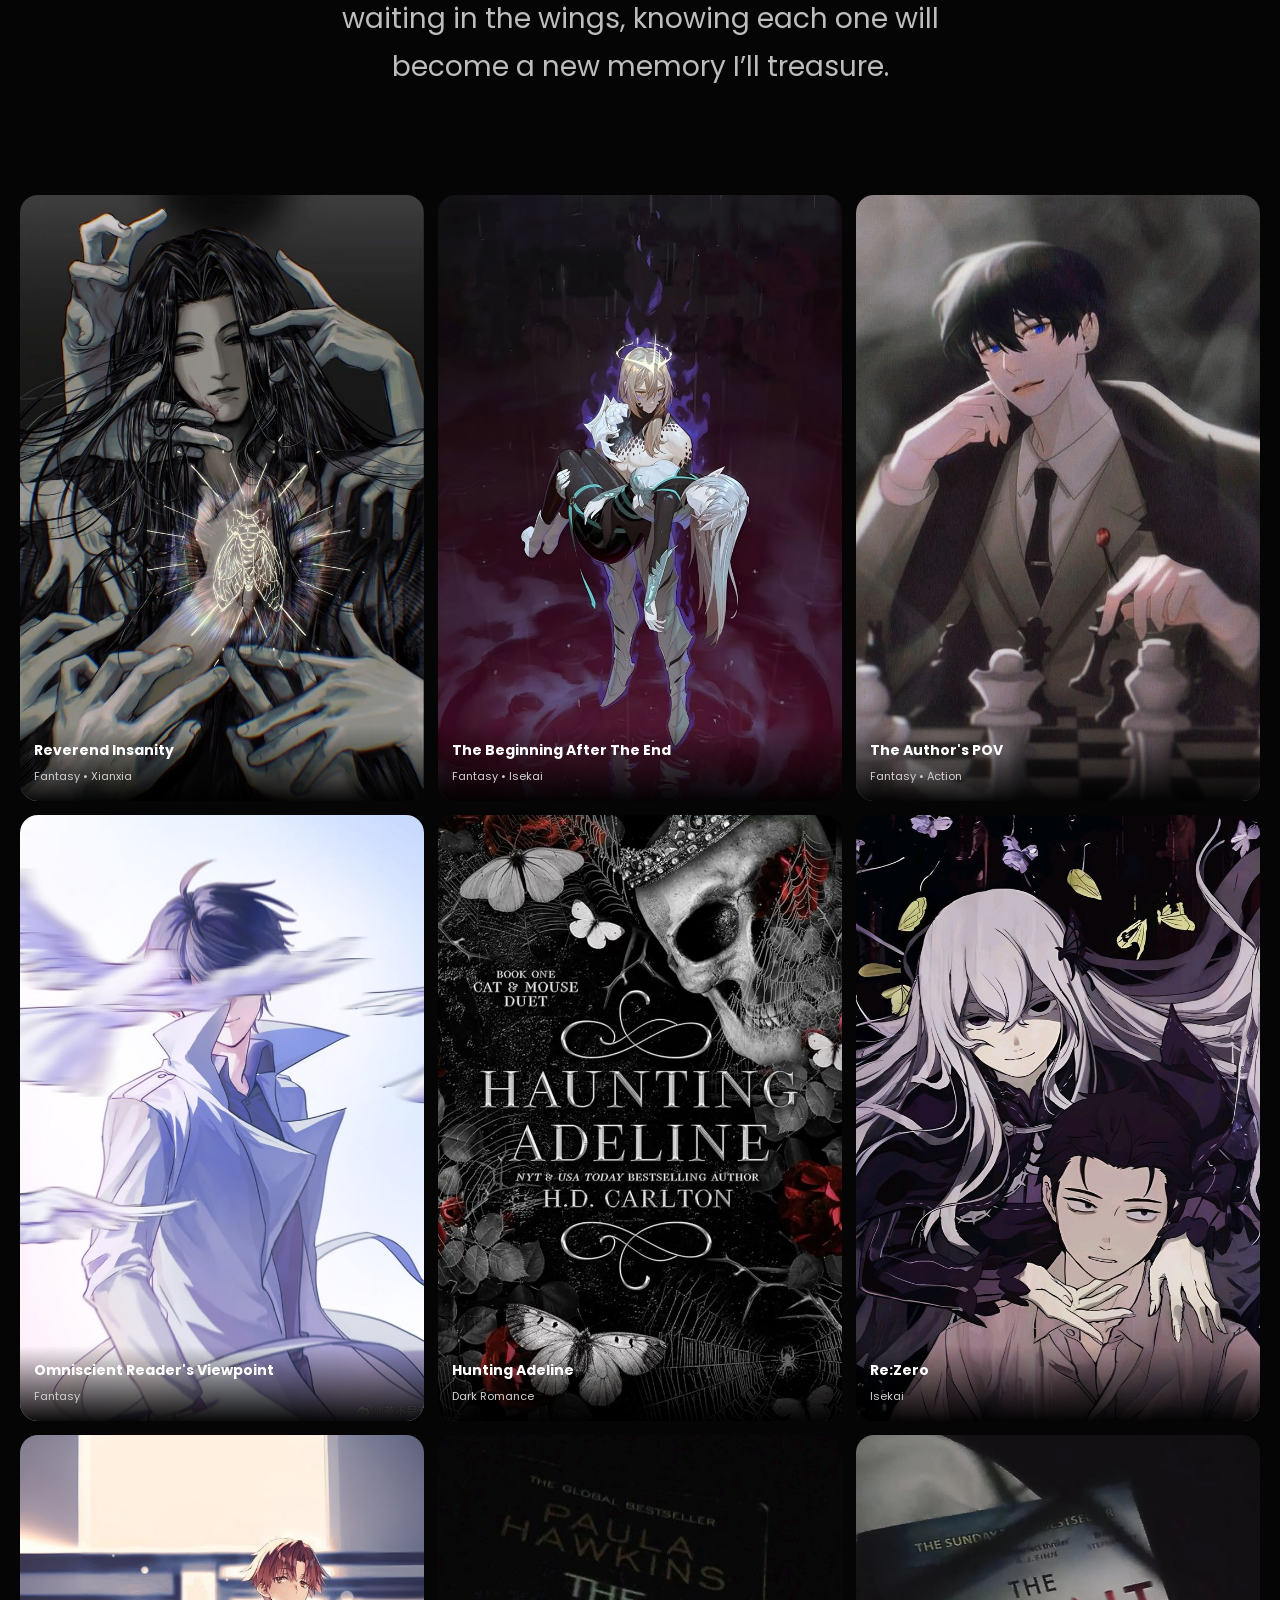
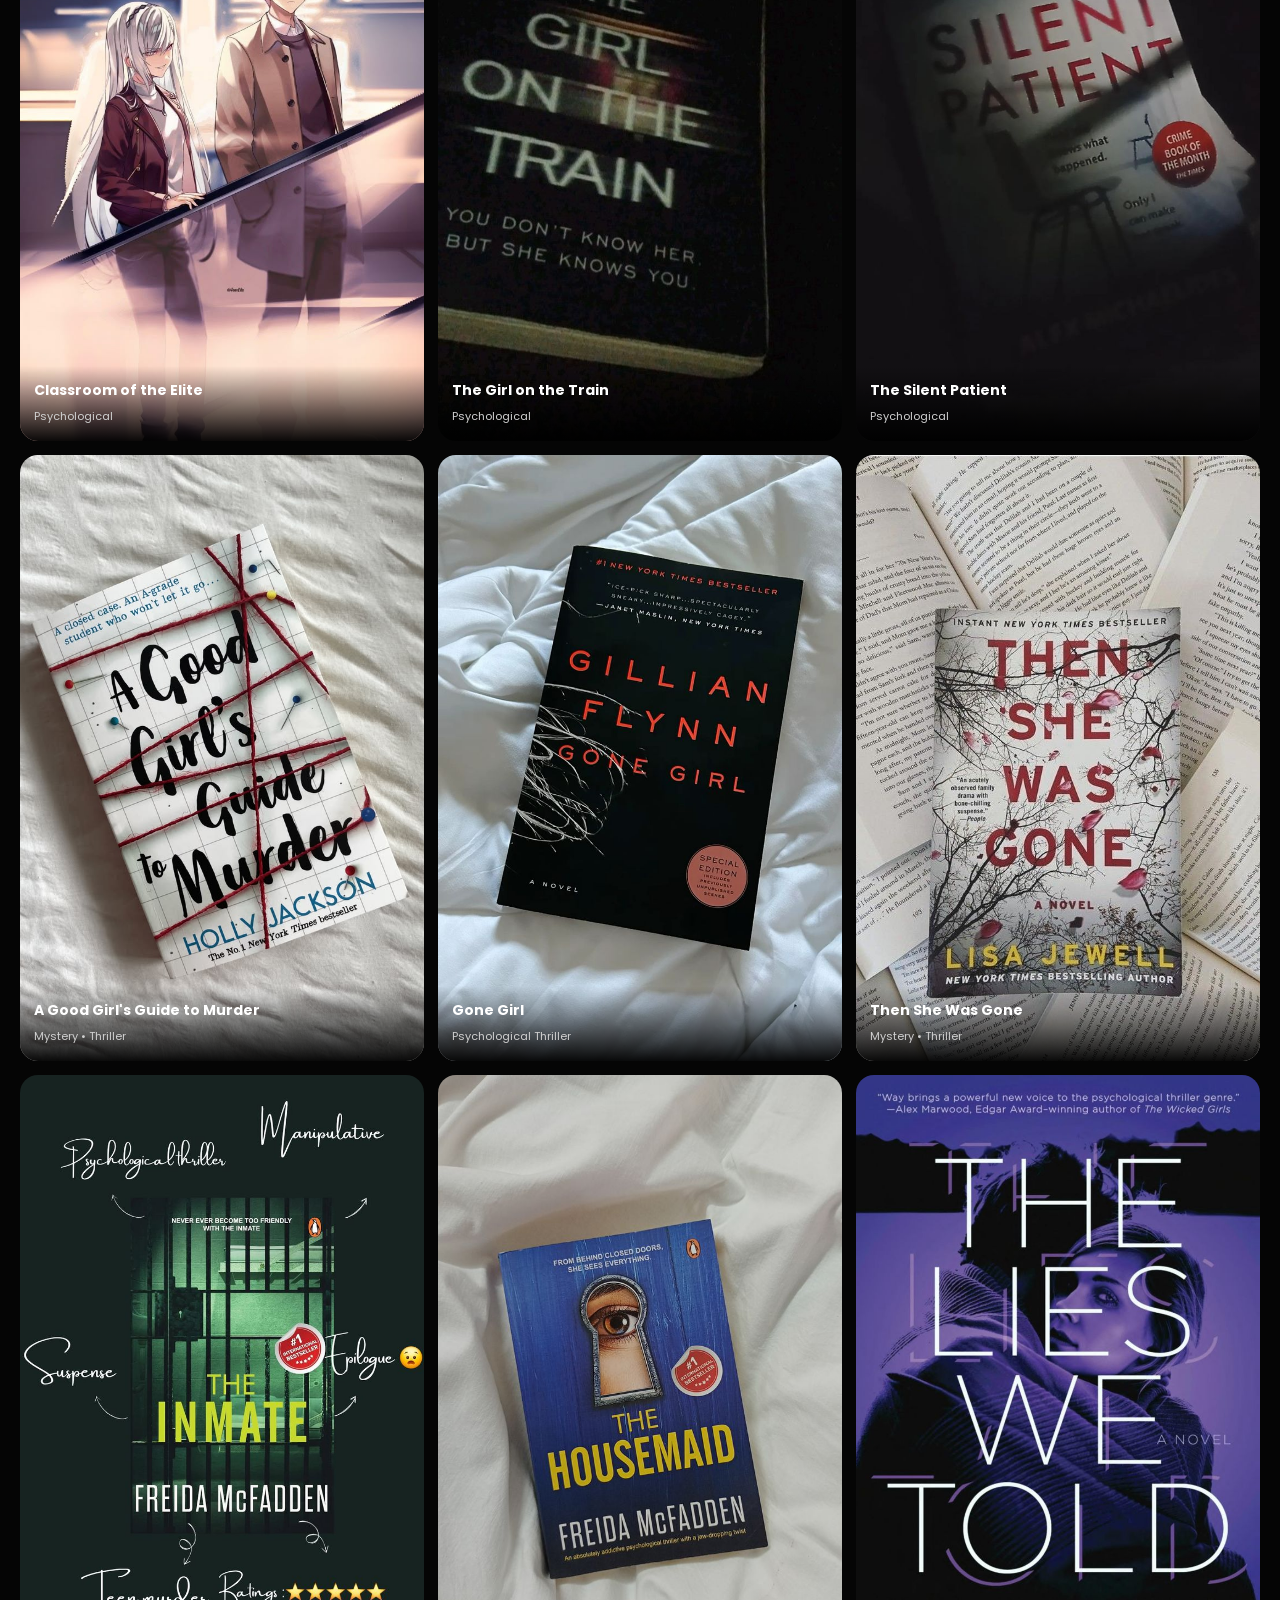
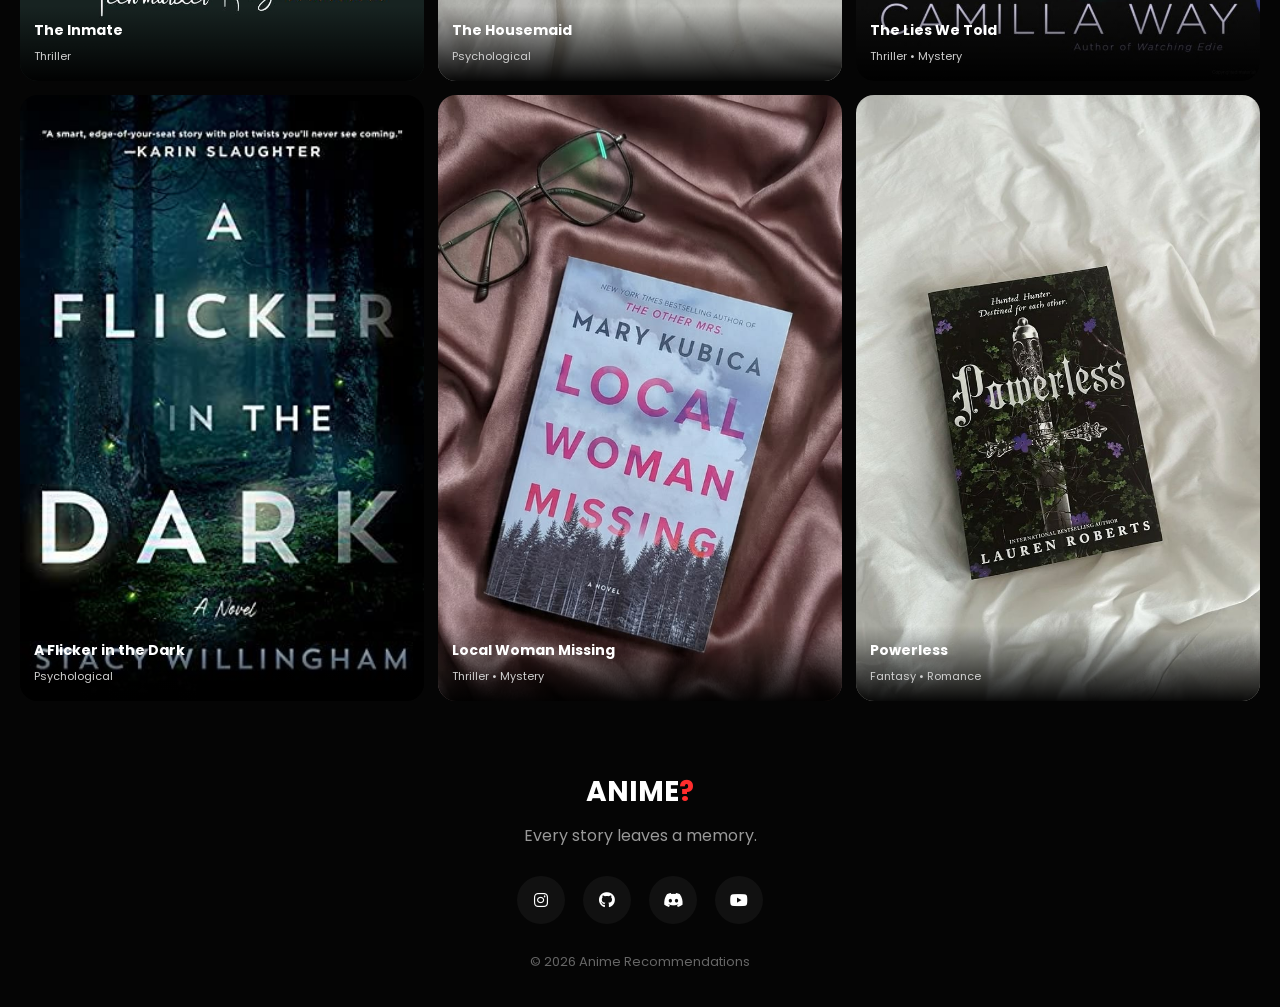
<file: pages/novel2.html>
<!DOCTYPE html>
<html lang="en">

<head>
  <meta charset="UTF-8">
  <meta name="viewport" content="width=device-width, initial-scale=1.0">
  
  <link href="https://fonts.googleapis.com/css2?family=Poppins:wght@300;400;600;700&display=swap" rel="stylesheet">
  <link rel="preconnect" href="https://fonts.googleapis.com">
  
  <link rel="stylesheet" href="https://cdnjs.cloudflare.com/ajax/libs/font-awesome/6.7.2/css/all.min.css">
  
  <link rel="stylesheet" href="../Css/anime.css">
  
</head>

<body>
  <nav>
    
    <div class="logo">
      ANIME<span>?</span>
    </div>
    
  </nav>
  
  
  <section class="banner">
    <div id="logo">
      <img src="../images/logo/logo.png" alt="Anime">
    </div>
    
    <span class="small-title">
      MY COLLECTION
    </span>
    
    <h1>
      Every Novel <span>I'll Read</span>
    </h1>
    
    <p>
      I have only just begun to turn the pages, with four stories already etched into my heart. But the library before me is endless, and I look forward to exploring every masterpiece waiting in the wings, knowing each one will become a new memory I’ll treasure.
    </p>
    
  </section>
  
  
  <section class="anime-grid">
    <div class="anime-card">
      <img src="../images/novel2/1.jpg">
      <div class="overlay">
        <h3>Reverend Insanity</h3>
        <span>Fantasy • Xianxia</span>
      </div>
    </div>
    
    <div class="anime-card">
      <img src="../images/novel2/2.jpg">
      <div class="overlay">
        <h3>The Beginning After The End</h3>
        <span>Fantasy • Isekai</span>
      </div>
    </div>
    
    <div class="anime-card">
      <img src="../images/novel2/3.jpg">
      <div class="overlay">
        <h3>The Author's POV</h3>
        <span>Fantasy • Action</span>
      </div>
    </div>
    
    <div class="anime-card">
      <img src="../images/novel2/4.jpg">
      <div class="overlay">
        <h3>Omniscient Reader's Viewpoint</h3>
        <span>Fantasy</span>
      </div>
    </div>
    
    <div class="anime-card">
      <img src="../images/novel2/5.jpg">
      <div class="overlay">
        <h3>Hunting Adeline</h3>
        <span>Dark Romance</span>
      </div>
    </div>
    
    <div class="anime-card">
      <img src="../images/novel2/6.jpg">
      <div class="overlay">
        <h3>Re:Zero</h3>
        <span>Isekai </span>
      </div>
    </div>
    
    <div class="anime-card">
      <img src="../images/novel2/7.jpg">
      <div class="overlay">
        <h3>Classroom of the Elite</h3>
        <span>Psychological</span>
      </div>
    </div>
    
    <div class="anime-card">
      <img src="../images/novel2/8.jpg">
      <div class="overlay">
        <h3>The Girl on the Train</h3>
        <span>Psychological</span>
      </div>
    </div>
    
    <div class="anime-card">
      <img src="../images/novel2/9.jpg">
      <div class="overlay">
        <h3>The Silent Patient</h3>
        <span>Psychological</span>
      </div>
    </div>
    
    <div class="anime-card">
      <img src="../images/novel2/10.jpg">
      <div class="overlay">
        <h3>A Good Girl's Guide to Murder</h3>
        <span>Mystery • Thriller</span>
      </div>
    </div>
    
    <div class="anime-card">
      <img src="../images/novel2/11.jpg">
      <div class="overlay">
        <h3>Gone Girl</h3>
        <span>Psychological Thriller</span>
      </div>
    </div>
    
    <div class="anime-card">
      <img src="../images/novel2/12.jpg">
      <div class="overlay">
        <h3>Then She Was Gone</h3>
        <span>Mystery • Thriller</span>
      </div>
    </div>
    
    <div class="anime-card">
      <img src="../images/novel2/13.jpg">
      <div class="overlay">
        <h3>The Inmate</h3>
        <span>Thriller</span>
      </div>
    </div>
    
    <div class="anime-card">
      <img src="../images/novel2/14.jpg">
      <div class="overlay">
        <h3>The Housemaid</h3>
        <span>Psychological</span>
      </div>
    </div>
    
    <div class="anime-card">
      <img src="../images/novel2/15.jpg">
      <div class="overlay">
        <h3>The Lies We Told</h3>
        <span>Thriller • Mystery</span>
      </div>
    </div>
    
    <div class="anime-card">
      <img src="../images/novel2/16.jpg">
      <div class="overlay">
        <h3>A Flicker in the Dark</h3>
        <span>Psychological</span>
      </div>
    </div>
    
    <div class="anime-card">
      <img src="../images/novel2/17.jpg">
      <div class="overlay">
        <h3>Local Woman Missing</h3>
        <span>Thriller • Mystery</span>
      </div>
    </div>
    
    <div class="anime-card">
      <img src="../images/novel2/18.jpg">
      <div class="overlay">
        <h3>Powerless</h3>
        <span>Fantasy • Romance</span>
      </div>
    </div>
    
  </section>
  <footer>
    
    <h2>ANIME<span>?</span></h2>
    
    <p>
      Every story leaves a memory.
    </p>
    
    <div class="social">
      
      <a href="#"><i class="fab fa-instagram"></i></a>
      
      <a href="#"><i class="fab fa-github"></i></a>
      
      <a href="#"><i class="fab fa-discord"></i></a>
      
      <a href="#"><i class="fab fa-youtube"></i></a>
      
    </div>
    
    <p class="copy">
      © 2026 Anime Recommendations
    </p>
    
  </footer>
  
</body>

</html>
</file>
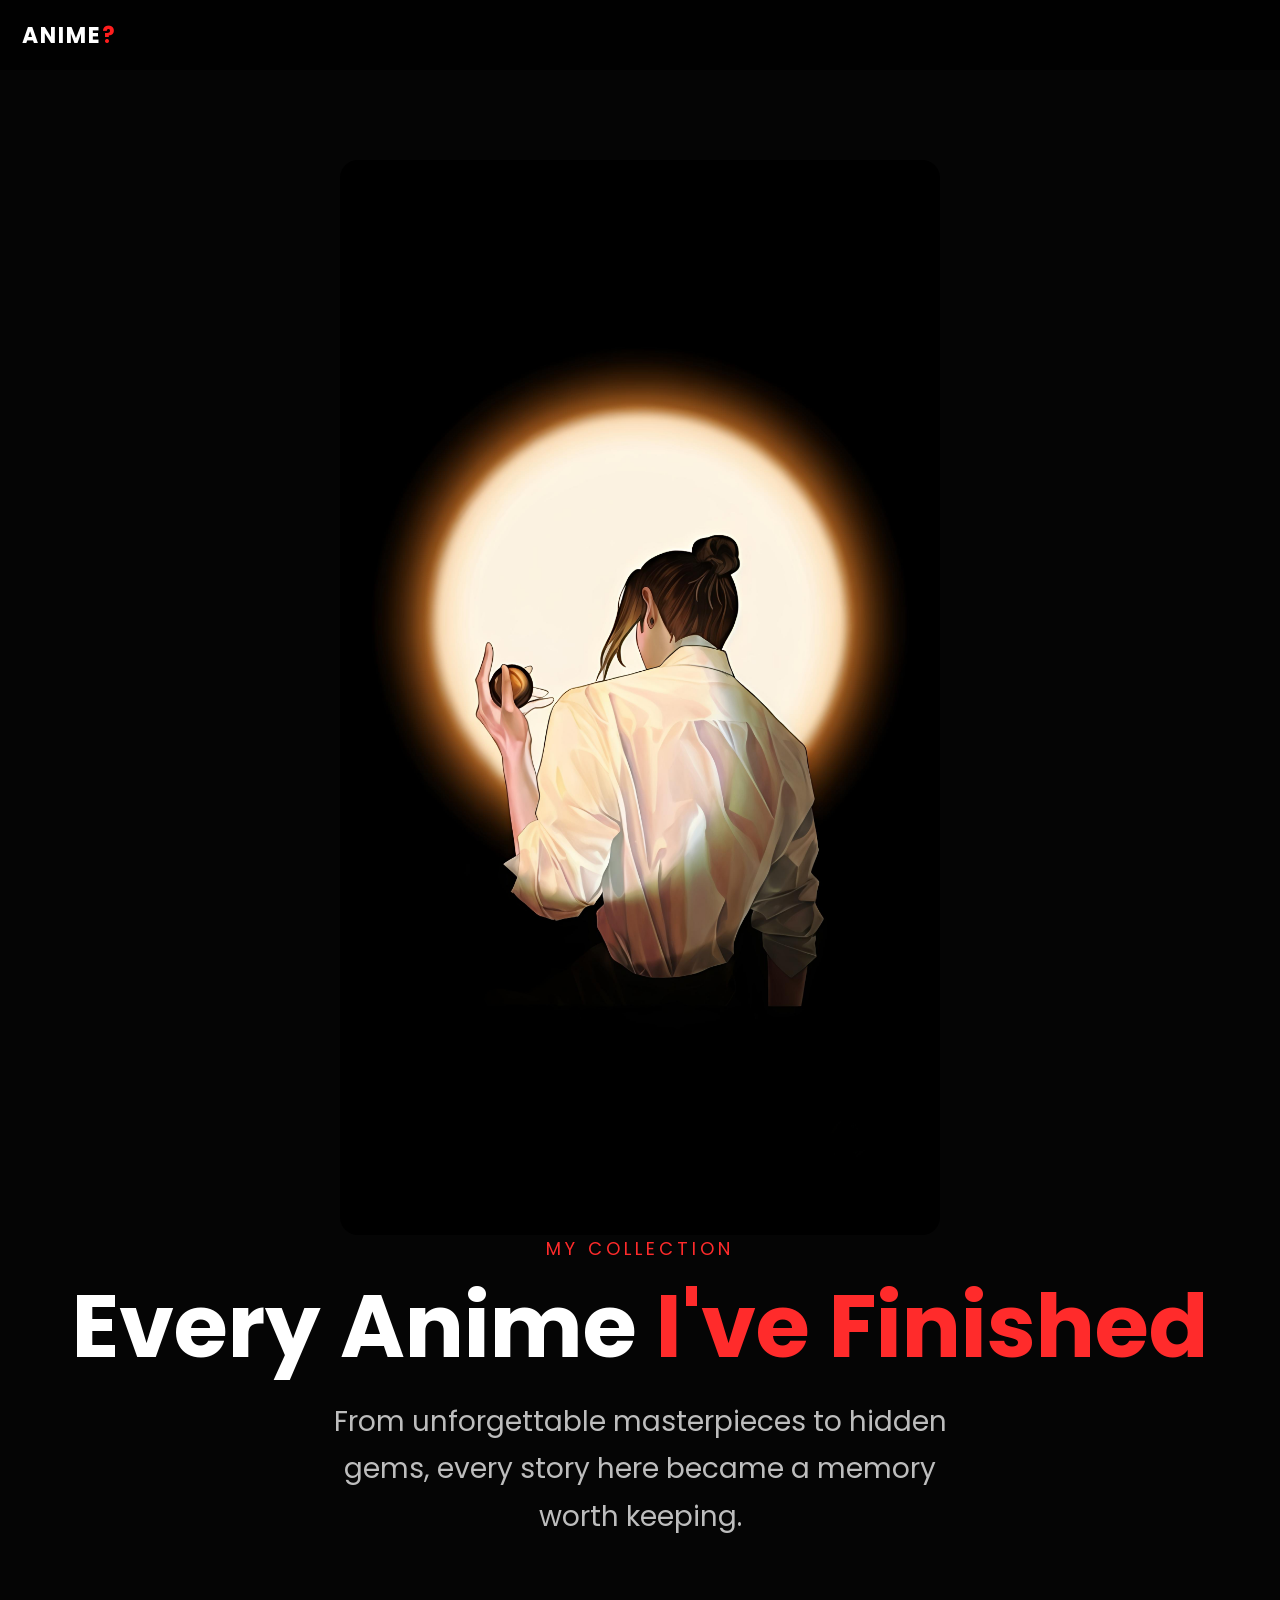
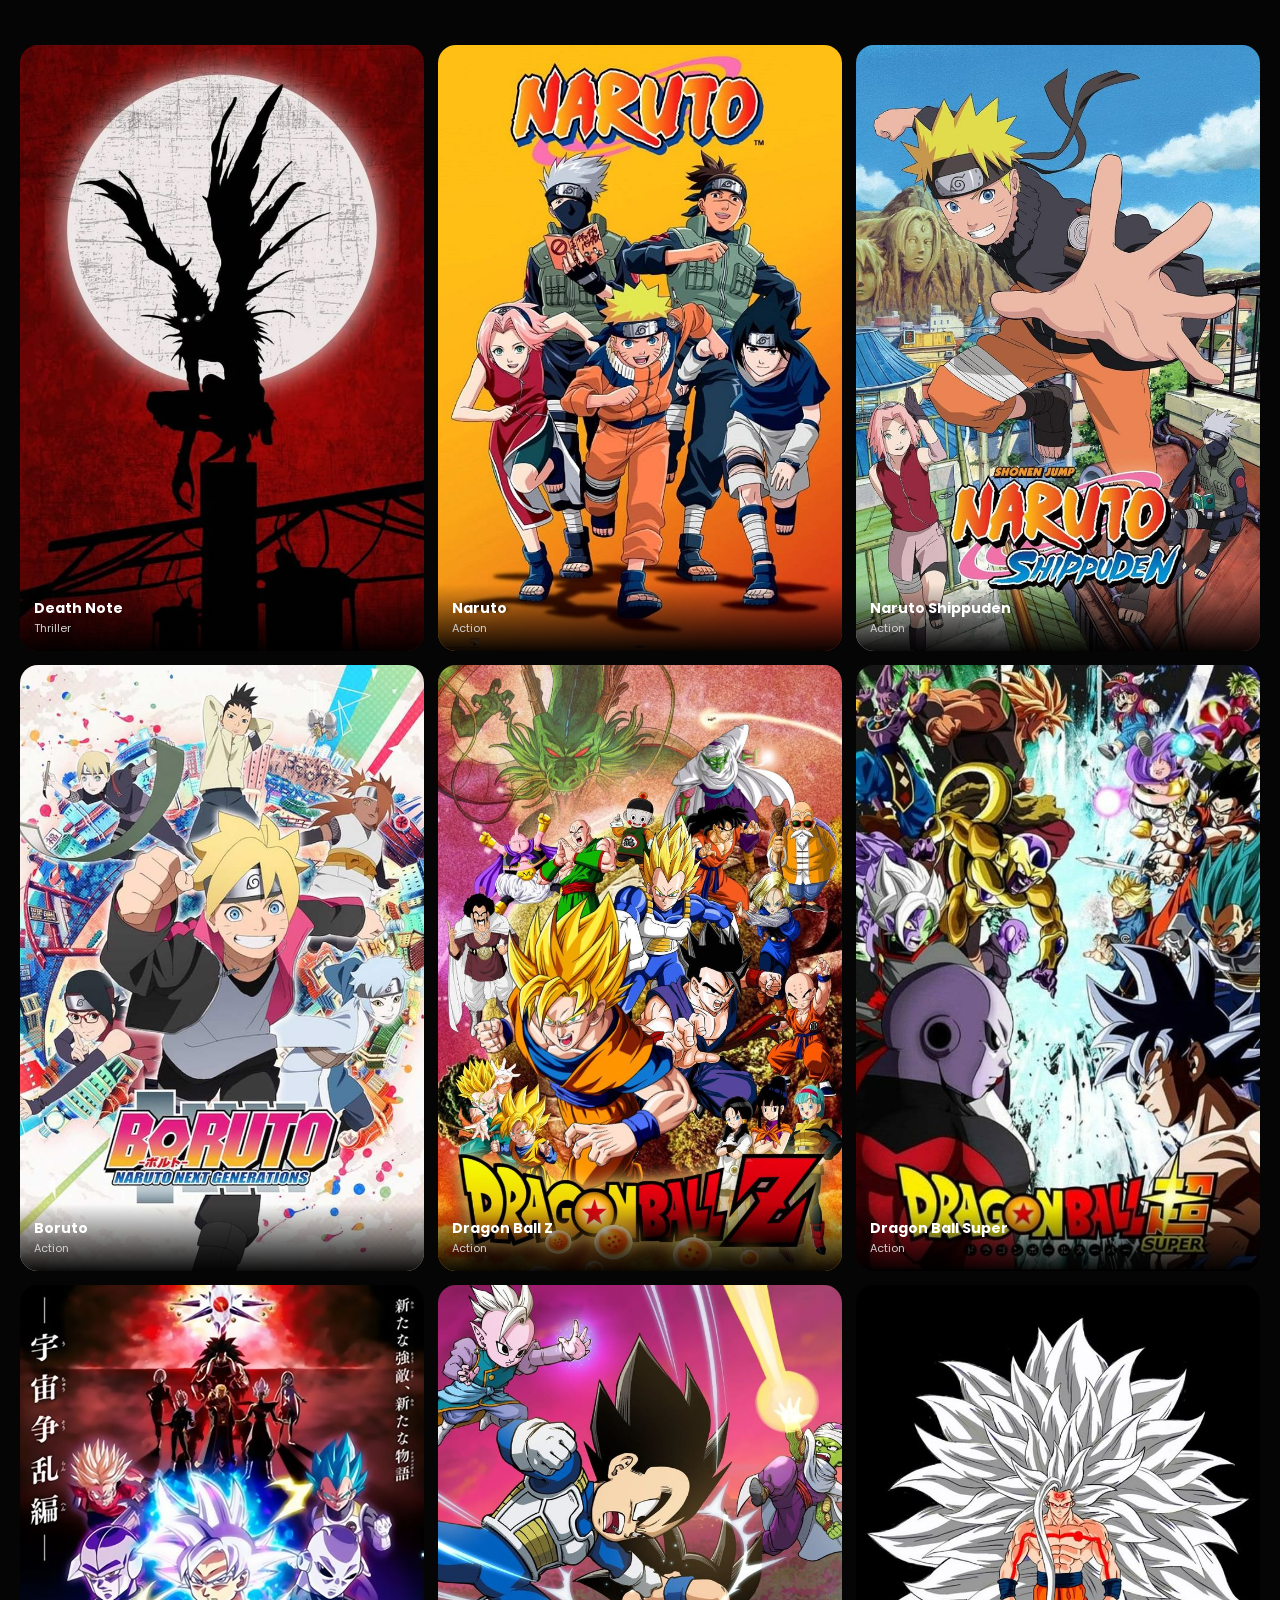
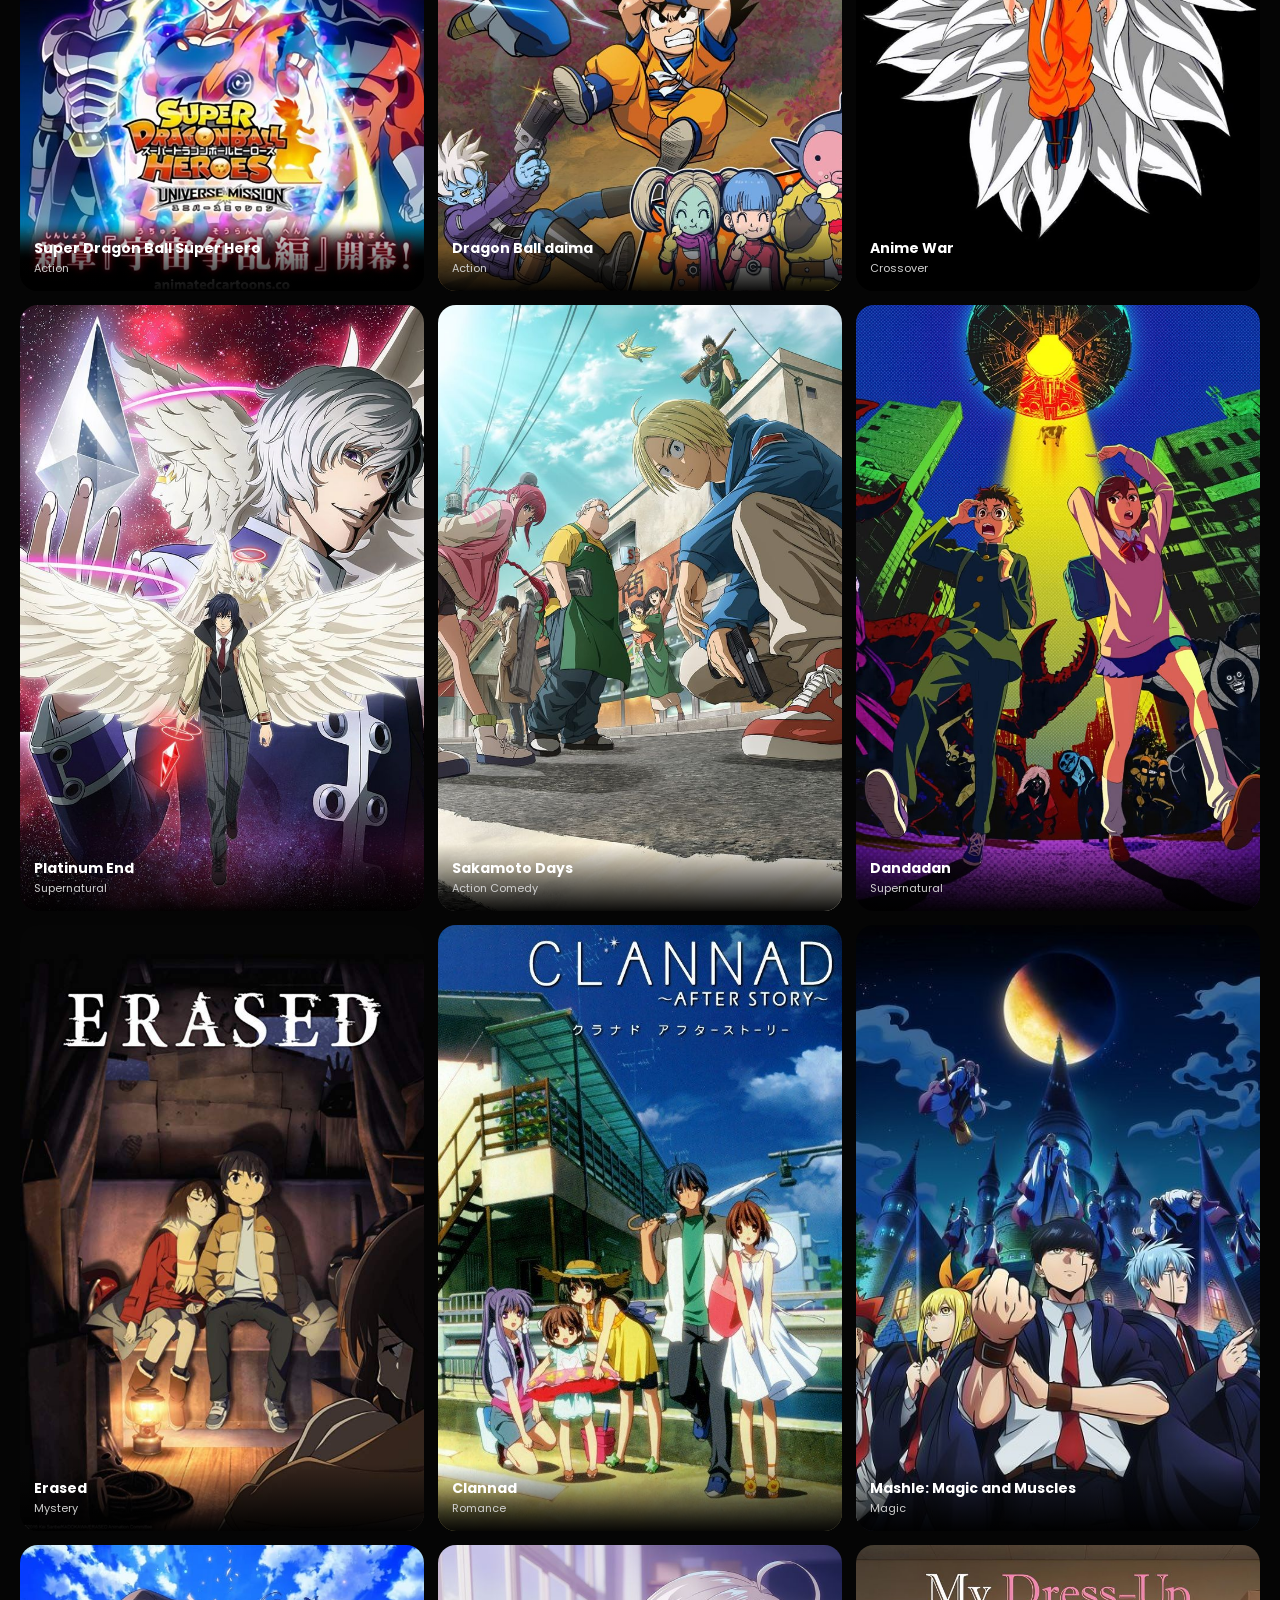
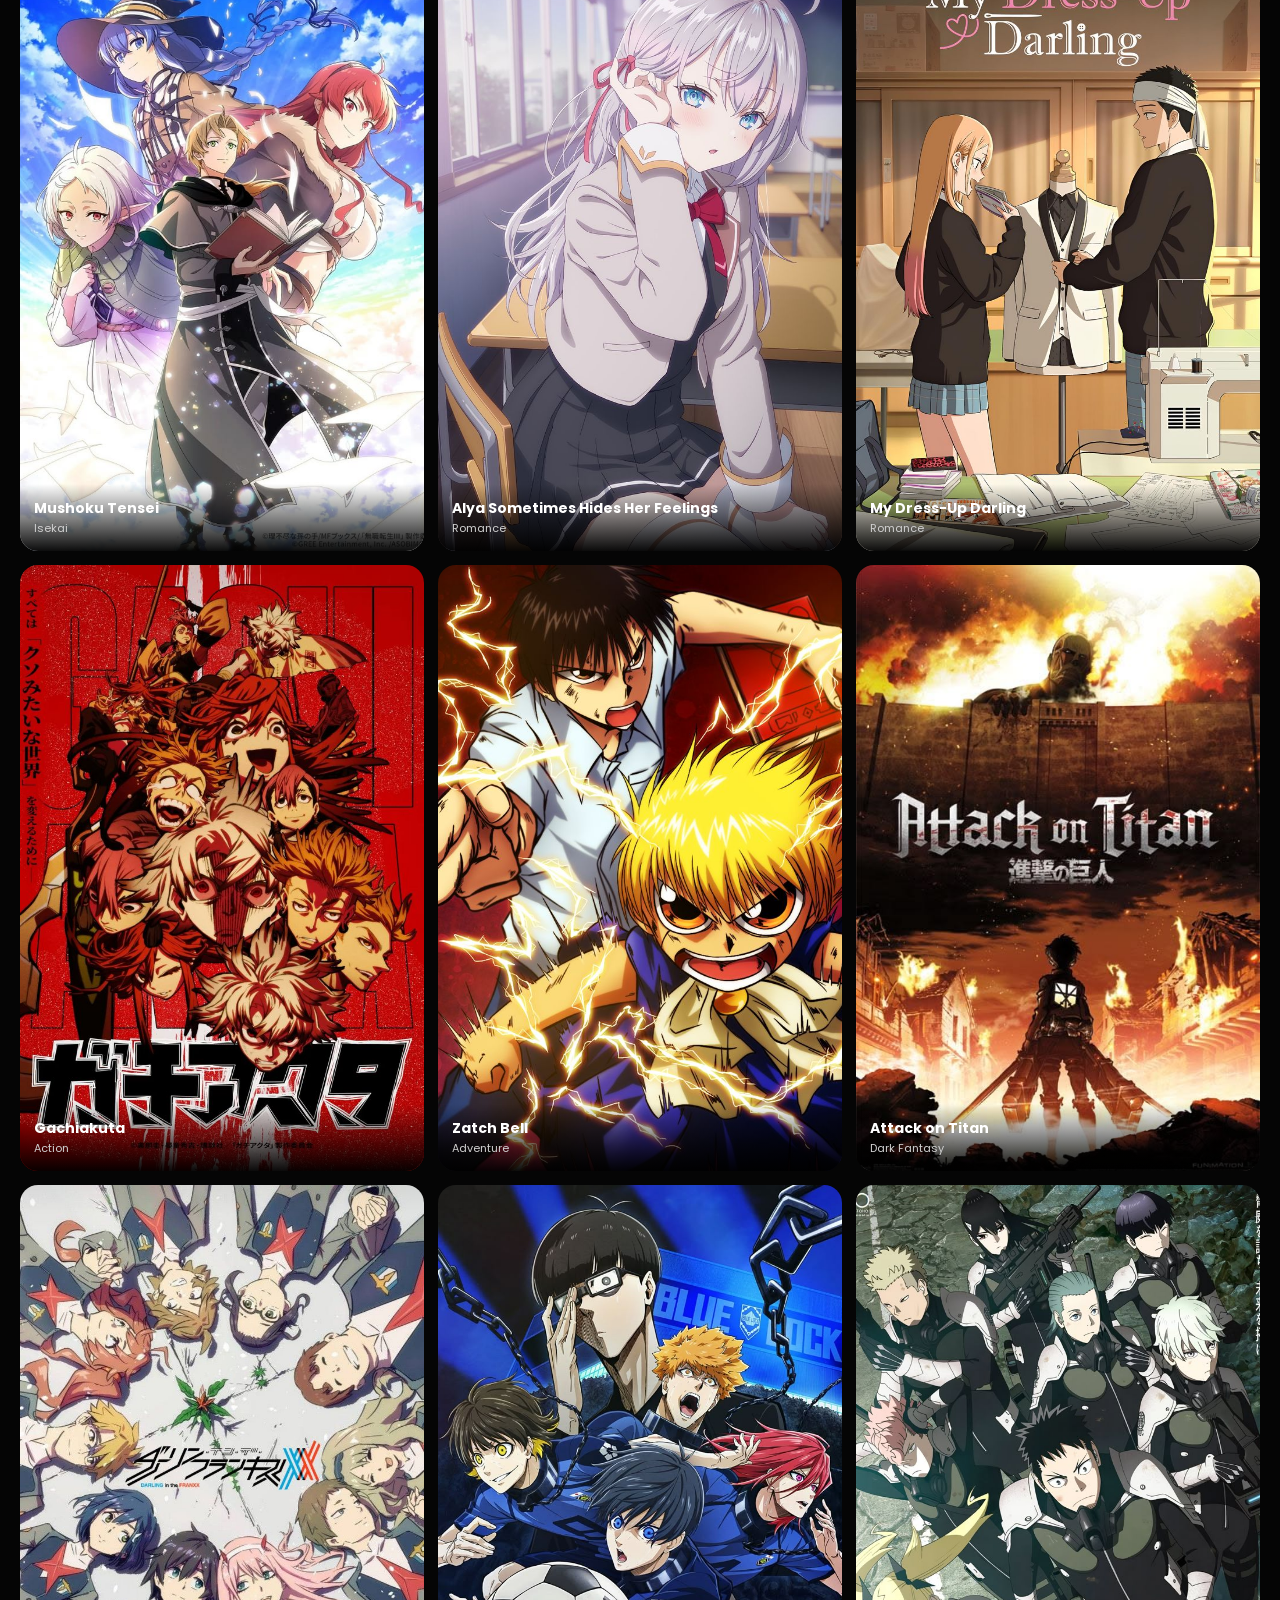
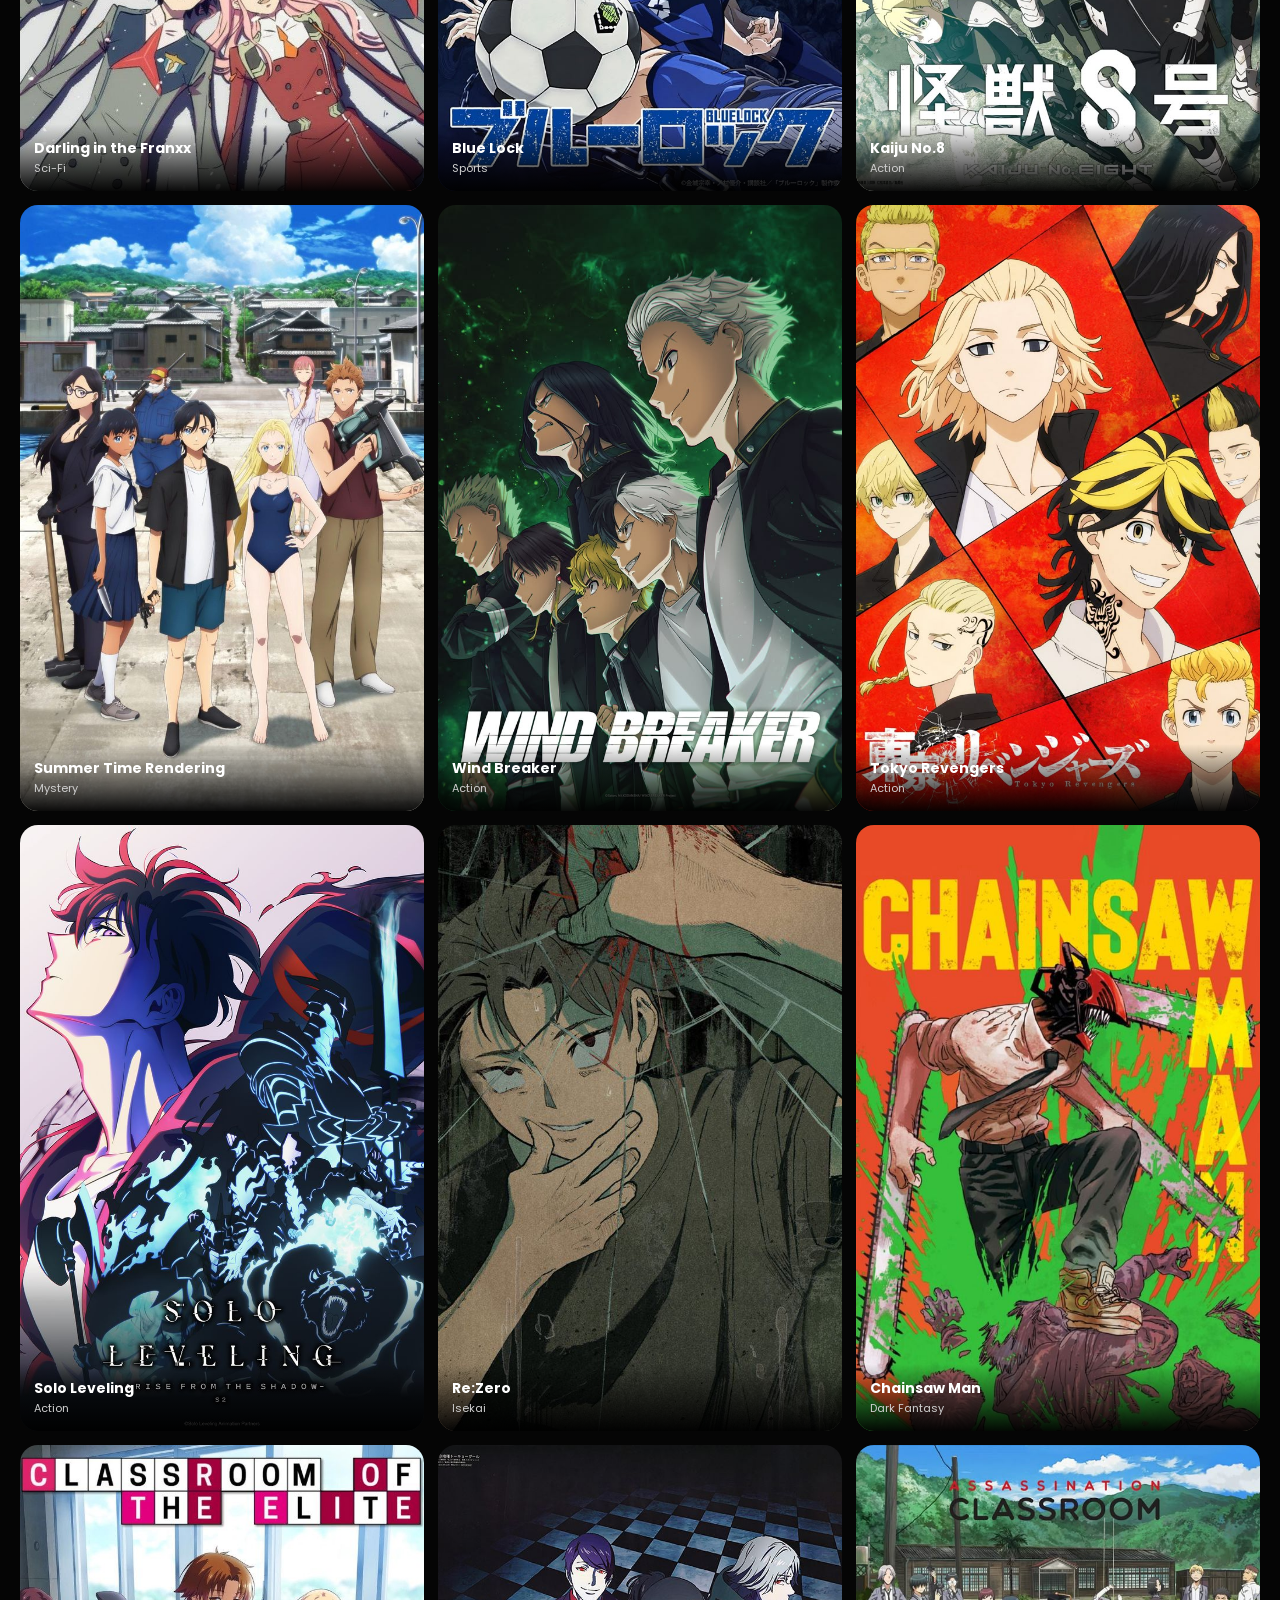
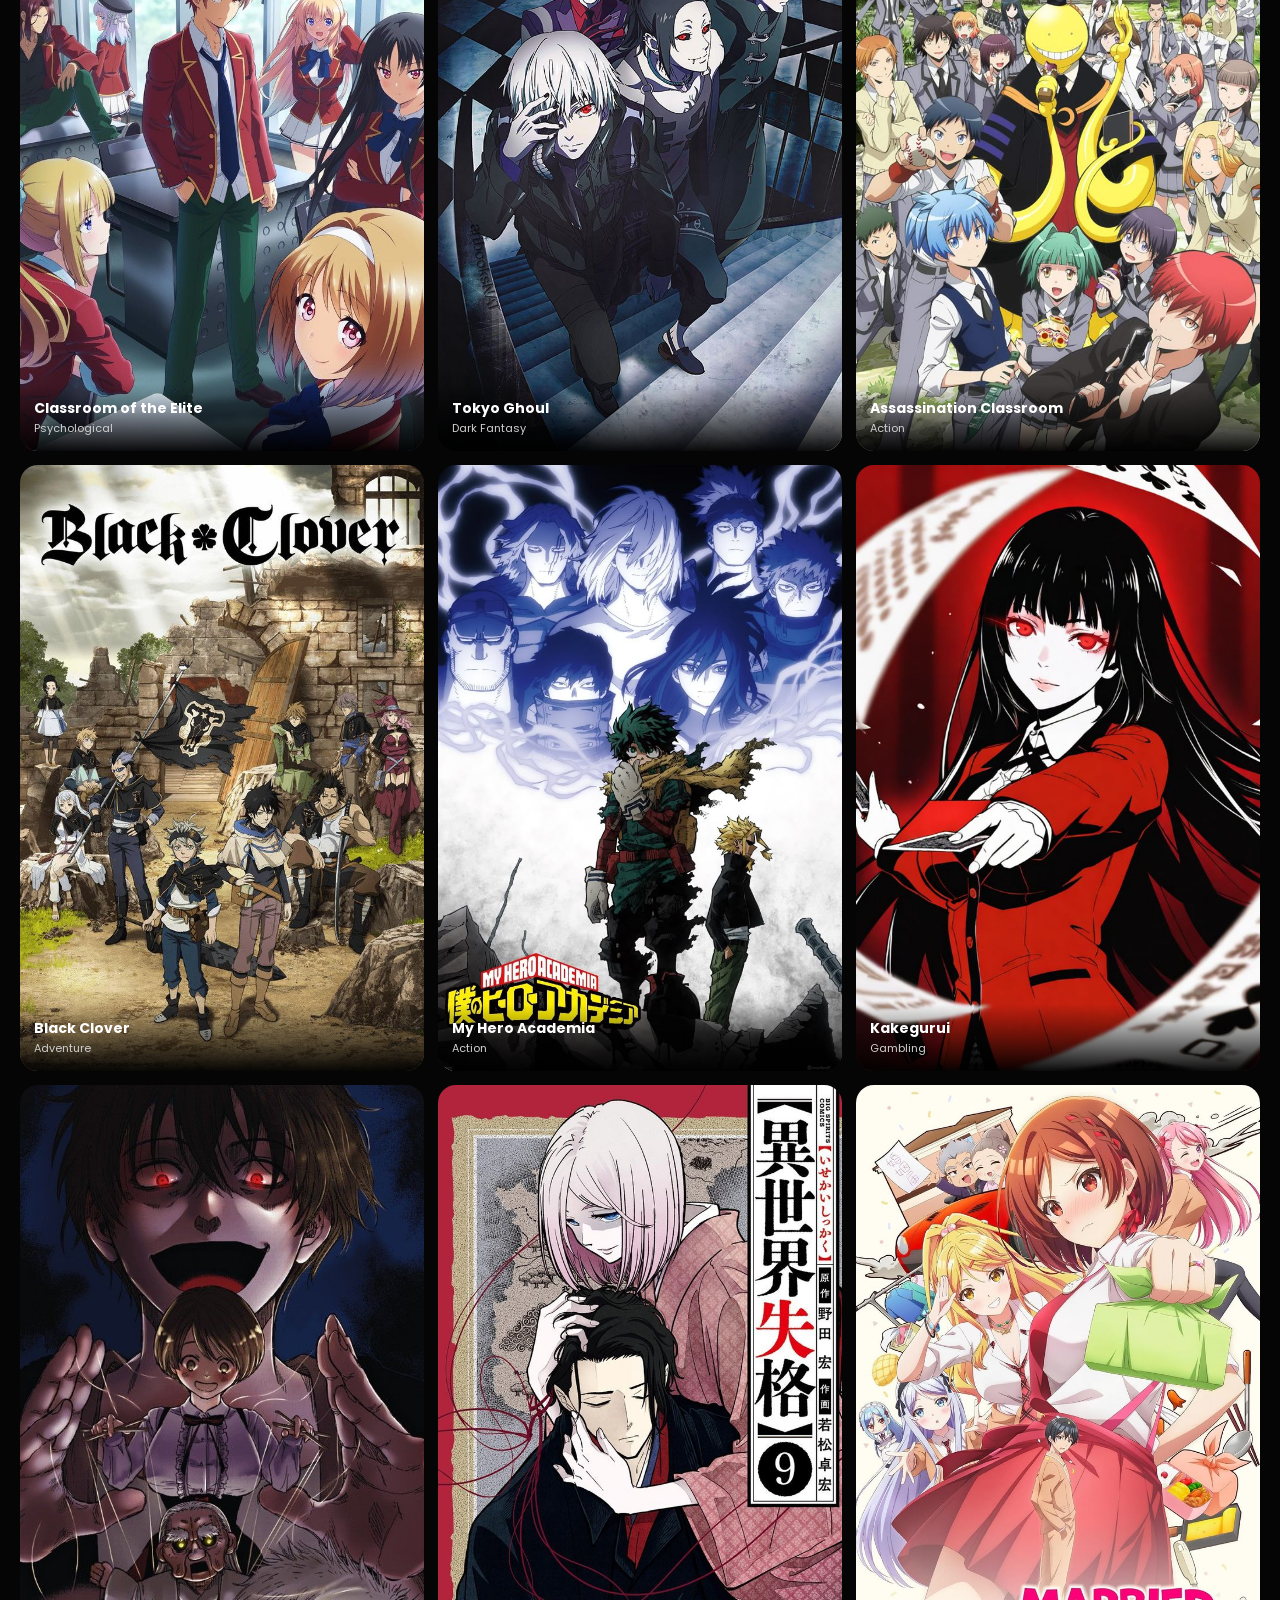
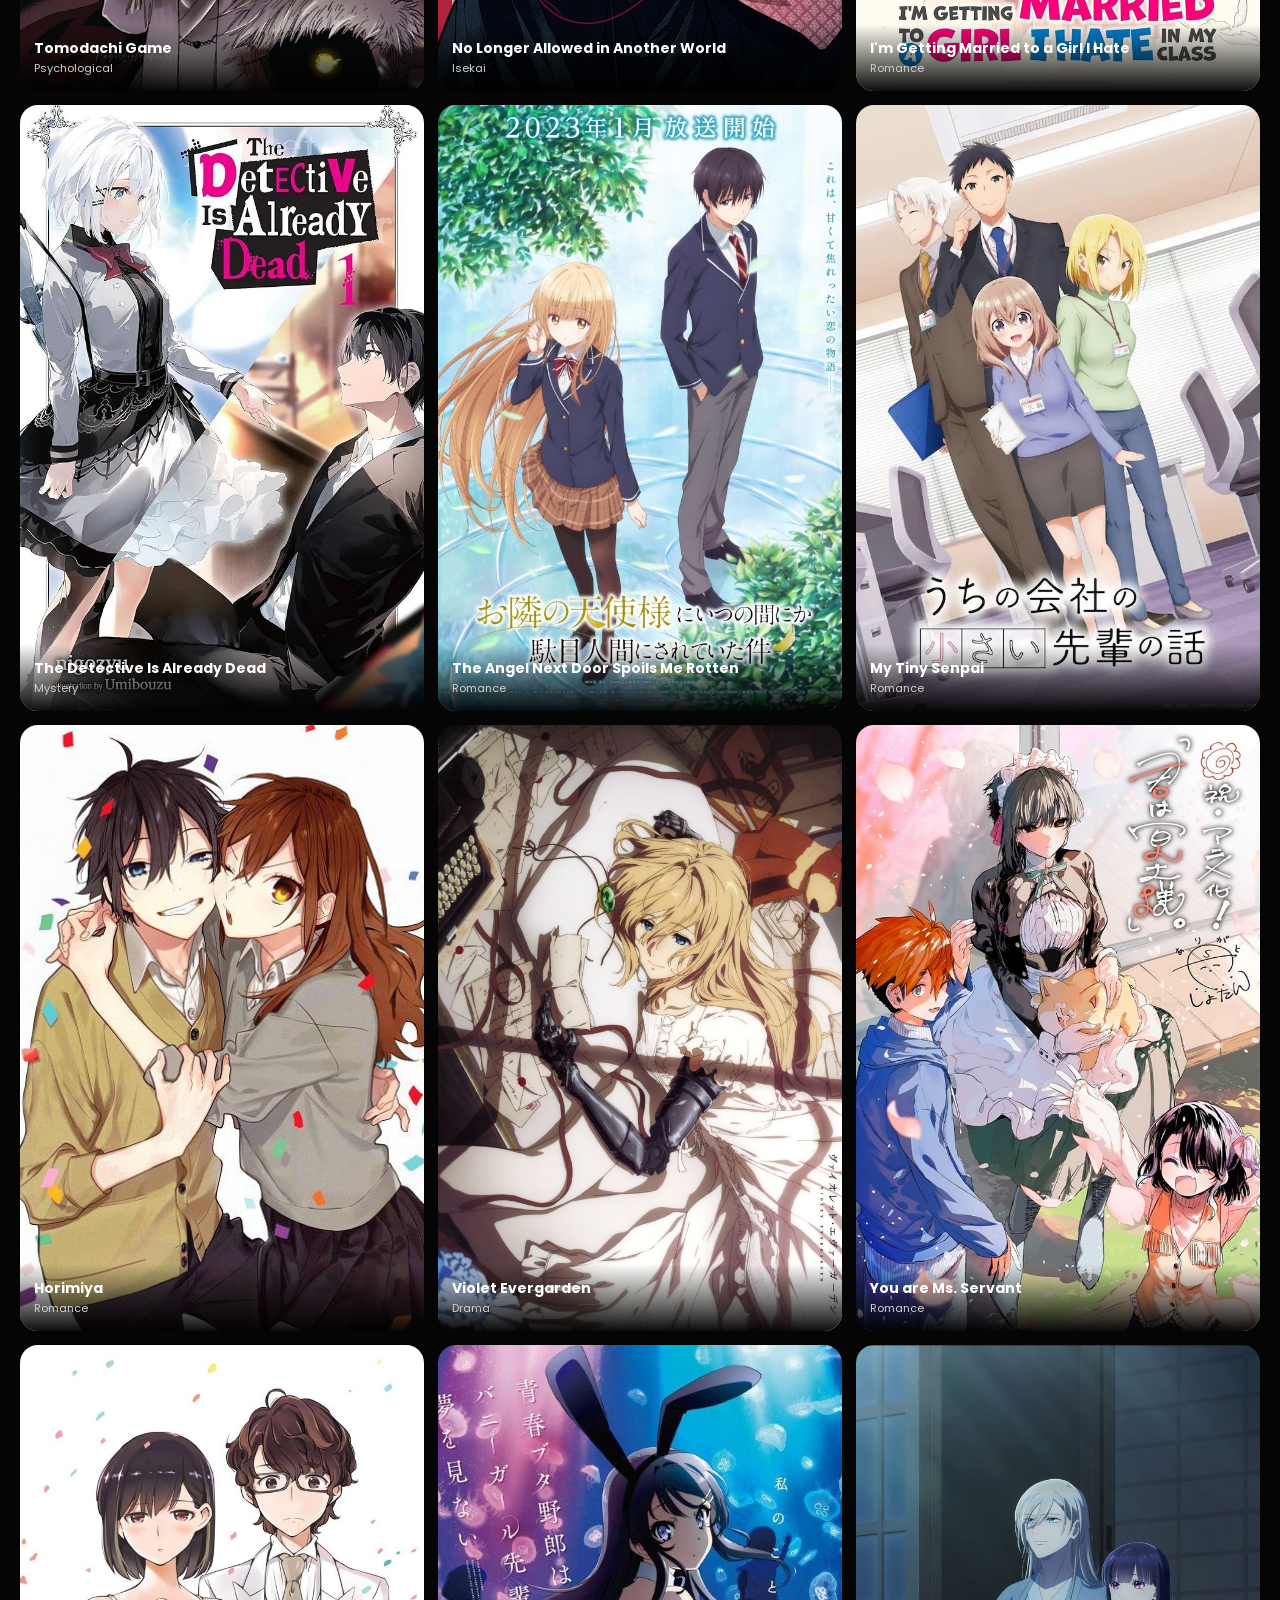
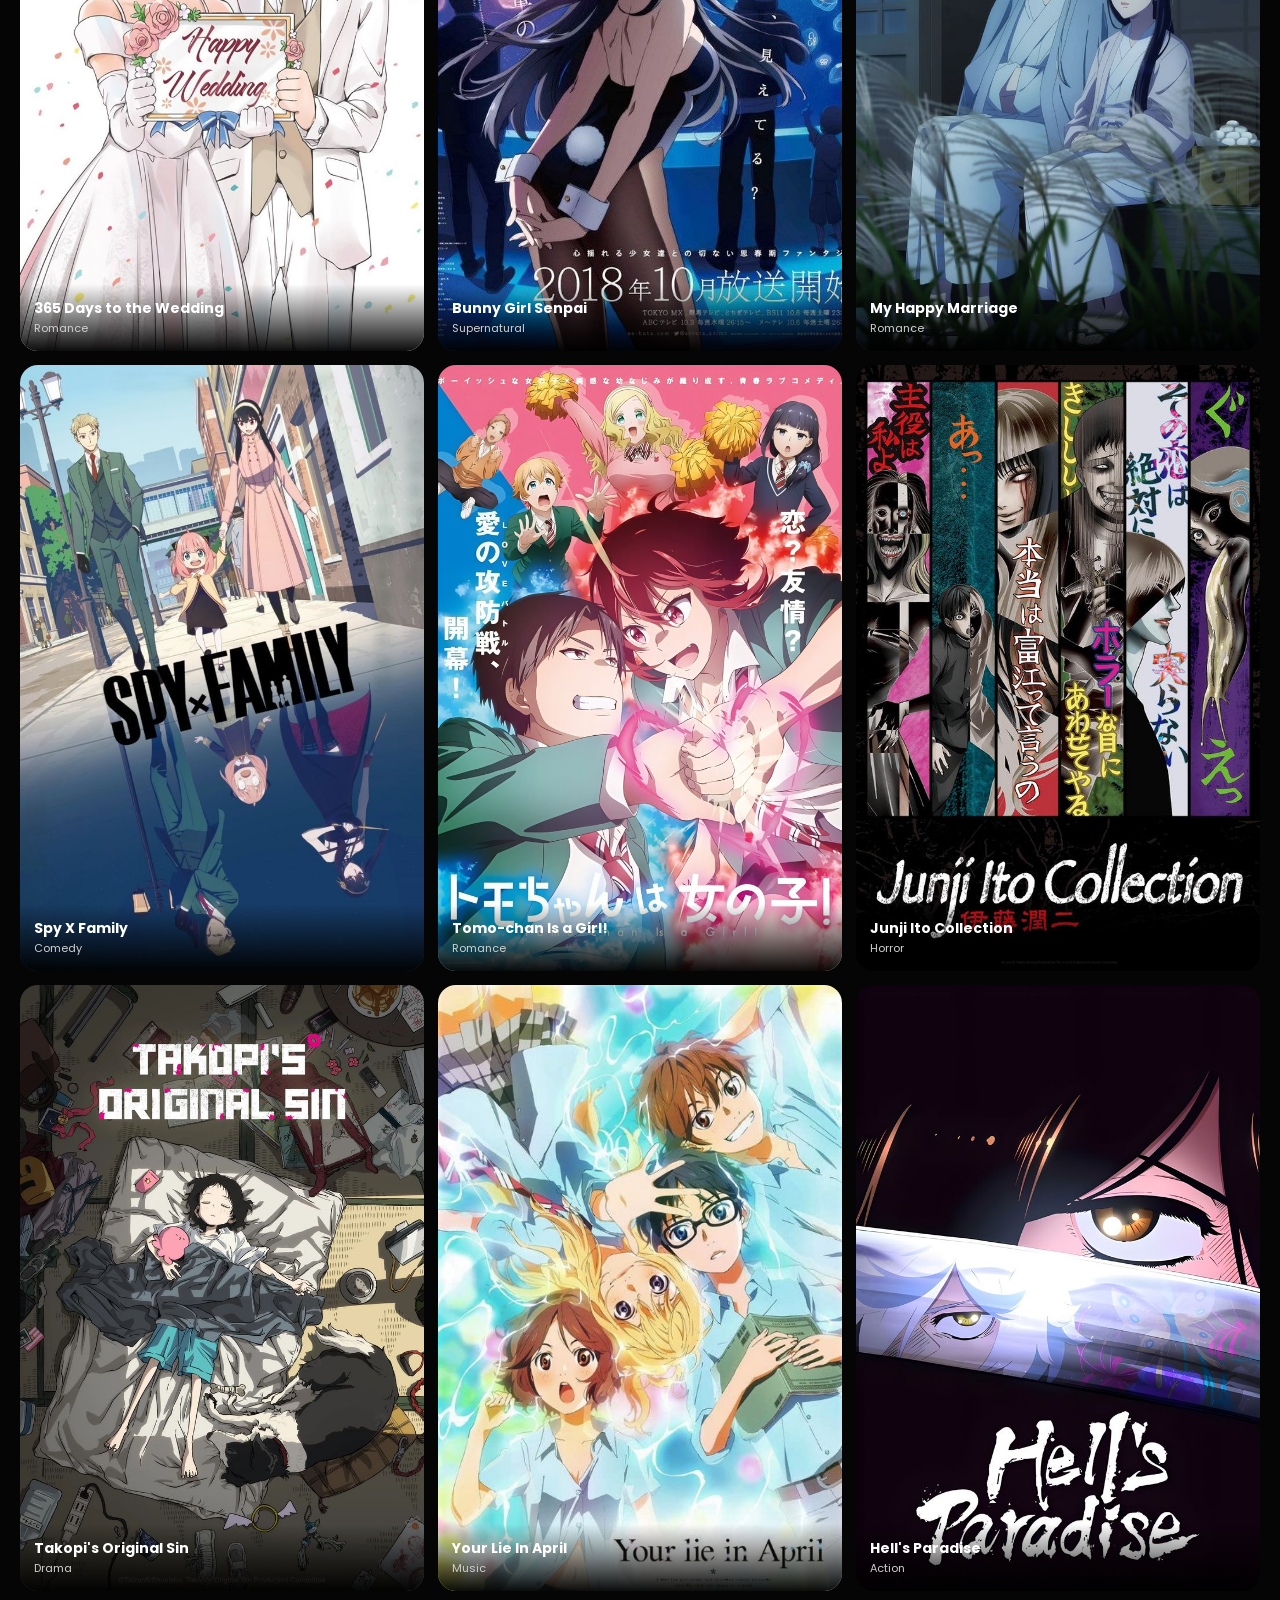
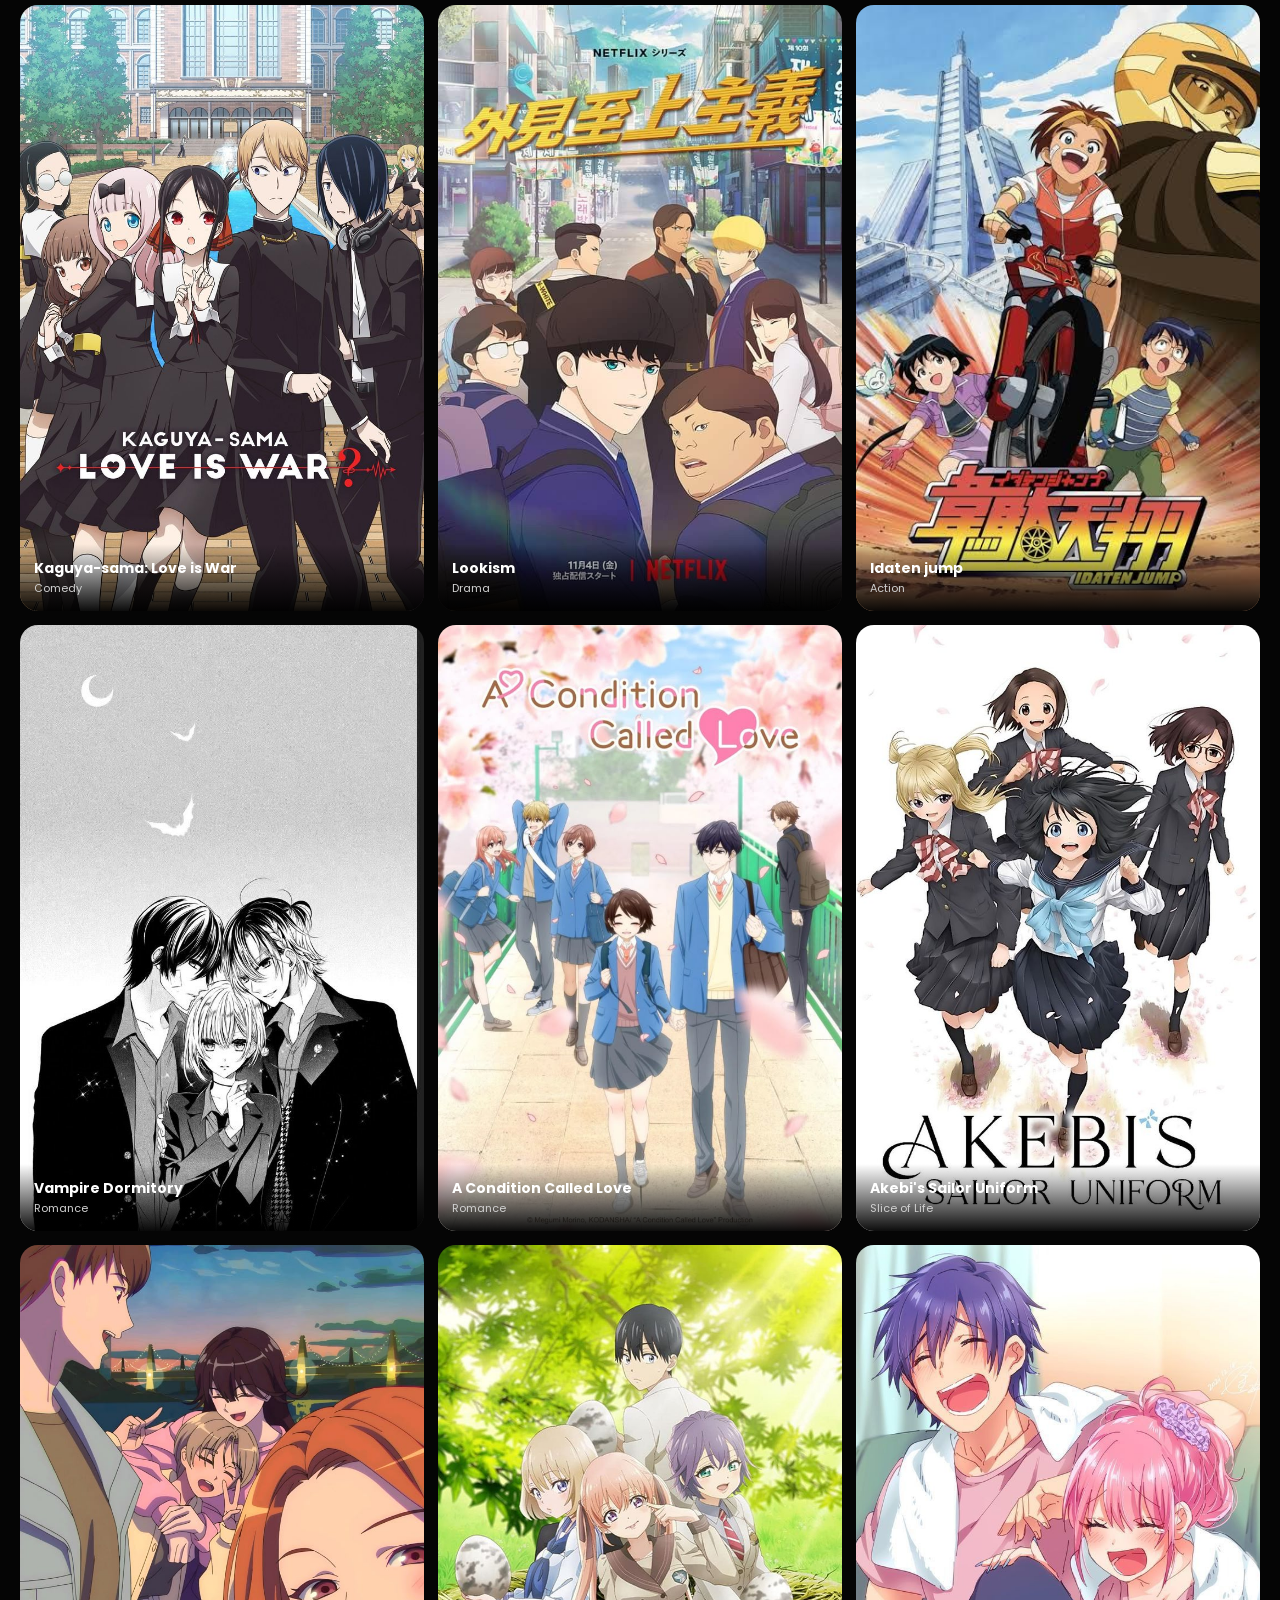
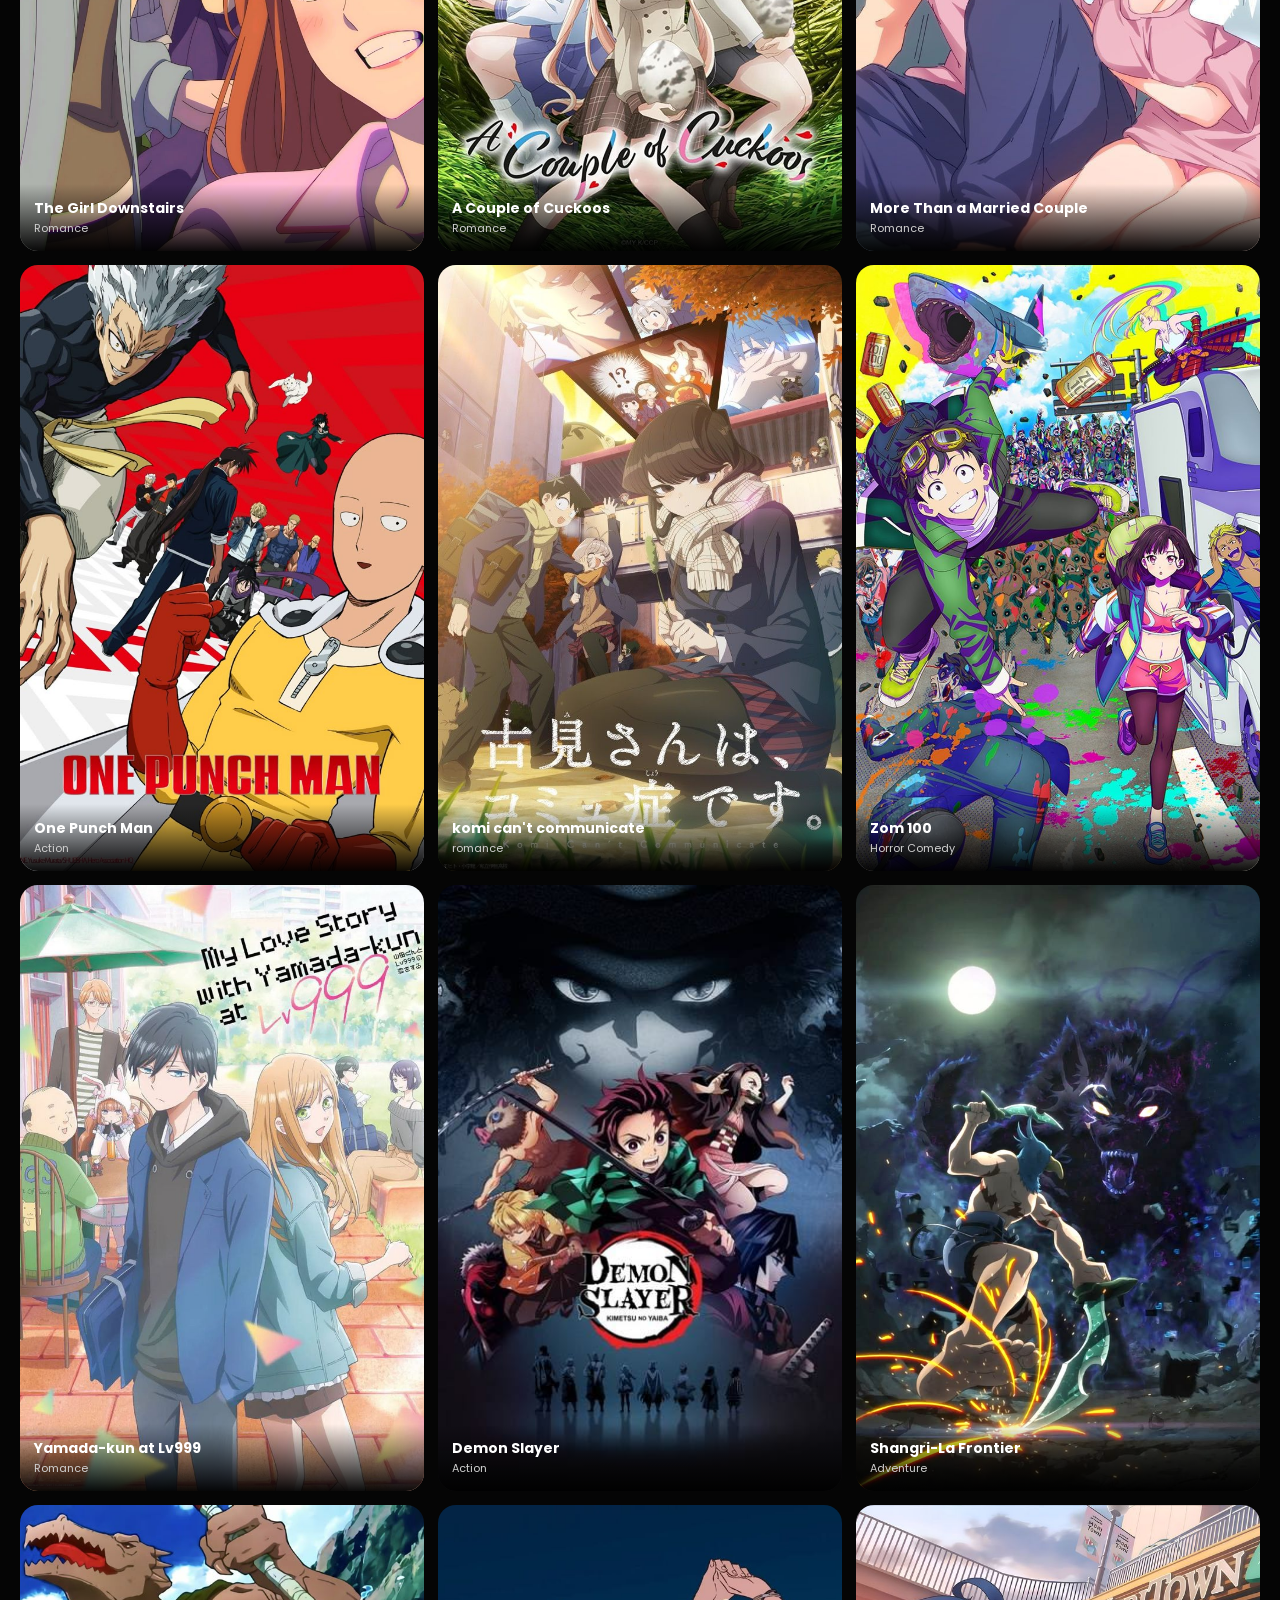
<file: pages/watched.html>
<html lang="en">

<head>
  <meta charset="UTF-8">
  <meta name="viewport" content="width=device-width, initial-scale=1.0">
  
  <link href="https://fonts.googleapis.com/css2?family=Poppins:wght@300;400;600;700&display=swap" rel="stylesheet">
  <link rel="preconnect" href="https://fonts.googleapis.com">
  
  <link rel="stylesheet" href="https://cdnjs.cloudflare.com/ajax/libs/font-awesome/6.7.2/css/all.min.css">
  
  <link rel="stylesheet" href="../Css/anime.css">
  
</head>

<body>
  <nav>
    
    <div class="logo">
      ANIME<span>?</span>
    </div>
    
  </nav>
  
  
  <section class="banner">
    <div id="logo">
      <img src="../images/logo/logo.png" alt="Anime">
    </div>
    
    <span class="small-title">
      MY COLLECTION
    </span>
    
    <h1>
      Every Anime <span>I've Finished</span>
    </h1>
    
    <p>
      From unforgettable masterpieces to hidden gems,
      every story here became a memory worth keeping.
    </p>
    
  </section>
  
  
  <section class="anime-grid">
    
    <div class="anime-card">
      <img src="../images/logo/1.jpg">
      <div class="overlay">
        <h3>Death Note</h3>
        <span>Thriller</span>
      </div>
    </div>
    
    <div class="anime-card">
      <img src="../images/logo/22.jpg">
      <div class="overlay">
        <h3>Naruto</h3>
        <span>Action</span>
      </div>
    </div>
    
    <div class="anime-card">
      <img src="../images/logo/64.jpg">
      <div class="overlay">
        <h3>Naruto Shippuden</h3>
        <span>Action</span>
      </div>
    </div>
    
    <div class="anime-card">
      <img src="../images/logo/67.jpg">
      <div class="overlay">
        <h3>Boruto</h3>
        <span>Action</span>
      </div>
    </div>
    
    <div class="anime-card">
      <img src="../images/logo/61.jpg">
      <div class="overlay">
        <h3>Dragon Ball Z</h3>
        <span>Action</span>
      </div>
    </div>
    
    <div class="anime-card">
      <img src="../images/logo/69.jpg">
      <div class="overlay">
        <h3>Dragon Ball Super</h3>
        <span>Action</span>
      </div>
    </div>
    
    <div class="anime-card">
      <img src="../images/logo/39.jpg">
      <div class="overlay">
        <h3>Super Dragon Ball Super Hero</h3>
        <span>Action</span>
      </div>
    </div>
    
    <div class="anime-card">
      <img src="../images/logo/50.jpg">
      <div class="overlay">
        <h3>Dragon Ball daima</h3>
        <span>Action</span>
      </div>
    </div>
    
    <div class="anime-card">
      <img src="../images/logo/40.jpg">
      <div class="overlay">
        <h3>Anime War</h3>
        <span>Crossover</span>
      </div>
    </div>
    
    <div class="anime-card">
      <img src="../images/logo/34.jpg">
      <div class="overlay">
        <h3>Platinum End</h3>
        <span>Supernatural</span>
      </div>
    </div>
    
    <div class="anime-card">
      <img src="../images/logo/7.jpg">
      <div class="overlay">
        <h3>Sakamoto Days</h3>
        <span>Action Comedy</span>
      </div>
    </div>
    
    <div class="anime-card">
      <img src="../images/logo/32.jpg">
      <div class="overlay">
        <h3>Dandadan</h3>
        <span>Supernatural</span>
      </div>
    </div>
    
    <div class="anime-card">
      <img src="../images/logo/81.jpg">
      <div class="overlay">
        <h3>Erased</h3>
        <span>Mystery</span>
      </div>
    </div>
    
    <div class="anime-card">
      <img src="../images/logo/23.jpg">
      <div class="overlay">
        <h3>Clannad</h3>
        <span>Romance</span>
      </div>
    </div>
    
    <div class="anime-card">
      <img src="../images/logo/47.jpg">
      <div class="overlay">
        <h3>Mashle: Magic and Muscles</h3>
        <span>Magic</span>
      </div>
    </div>
    
    <div class="anime-card">
      <img src="../images/logo/89.jpg">
      <div class="overlay">
        <h3>Mushoku Tensei</h3>
        <span>Isekai</span>
      </div>
    </div>
    
    <div class="anime-card">
      <img src="../images/logo/83.jpg">
      <div class="overlay">
        <h3>Alya Sometimes Hides Her Feelings</h3>
        <span>Romance</span>
      </div>
    </div>
    
    <div class="anime-card">
      <img src="../images/logo/45.jpg">
      <div class="overlay">
        <h3>My Dress-Up Darling</h3>
        <span>Romance</span>
      </div>
    </div>
    
    <div class="anime-card">
      <img src="../images/logo/6.jpg">
      <div class="overlay">
        <h3>Gachiakuta</h3>
        <span>Action</span>
      </div>
    </div>
    
    <div class="anime-card">
      <img src="../images/logo/33.jpg">
      <div class="overlay">
        <h3>Zatch Bell</h3>
        <span>Adventure</span>
      </div>
    </div>
    
    <div class="anime-card">
      <img src="../images/logo/37.jpg">
      <div class="overlay">
        <h3>Attack on Titan</h3>
        <span>Dark Fantasy</span>
      </div>
    </div>
    
    <div class="anime-card">
      <img src="../images/logo/41.jpg">
      <div class="overlay">
        <h3>Darling in the Franxx</h3>
        <span>Sci-Fi</span>
      </div>
    </div>
    
    <div class="anime-card">
      <img src="../images/logo/25.jpg">
      <div class="overlay">
        <h3>Blue Lock</h3>
        <span>Sports</span>
      </div>
    </div>
    
    <div class="anime-card">
      <img src="../images/logo/60.jpg">
      <div class="overlay">
        <h3>Kaiju No.8</h3>
        <span>Action</span>
      </div>
    </div>
    
    <div class="anime-card">
      <img src="../images/logo/4.jpg">
      <div class="overlay">
        <h3>Summer Time Rendering</h3>
        <span>Mystery</span>
      </div>
    </div>
    
    <div class="anime-card">
      <img src="../images/logo/9.jpg">
      <div class="overlay">
        <h3>Wind Breaker</h3>
        <span>Action</span>
      </div>
    </div>
    
    <div class="anime-card">
      <img src="../images/logo/29.jpg">
      <div class="overlay">
        <h3>Tokyo Revengers</h3>
        <span>Action</span>
      </div>
    </div>
    
    <div class="anime-card">
      <img src="../images/logo/56.jpg">
      <div class="overlay">
        <h3>Solo Leveling</h3>
        <span>Action</span>
      </div>
    </div>
    
    <div class="anime-card">
      <img src="../images/logo/77.jpg">
      <div class="overlay">
        <h3>Re:Zero</h3>
        <span>Isekai</span>
      </div>
    </div>
    
    <div class="anime-card">
      <img src="../images/logo/35.jpg">
      <div class="overlay">
        <h3>Chainsaw Man</h3>
        <span>Dark Fantasy</span>
      </div>
    </div>
    
    <div class="anime-card">
      <img src="../images/logo/15.jpg">
      <div class="overlay">
        <h3>Classroom of the Elite</h3>
        <span>Psychological</span>
      </div>
    </div>
    
    <div class="anime-card">
      <img src="../images/logo/10.jpg">
      <div class="overlay">
        <h3>Tokyo Ghoul</h3>
        <span>Dark Fantasy</span>
      </div>
    </div>
    
    <div class="anime-card">
      <img src="../images/logo/31.jpg">
      <div class="overlay">
        <h3>Assassination Classroom</h3>
        <span>Action</span>
      </div>
    </div>
    
    <div class="anime-card">
      <img src="../images/logo/13.jpg">
      <div class="overlay">
        <h3>Black Clover</h3>
        <span>Adventure</span>
      </div>
    </div>
    
    <div class="anime-card">
      <img src="../images/logo/70.jpg">
      <div class="overlay">
        <h3>My Hero Academia</h3>
        <span>Action</span>
      </div>
    </div>
    
    <div class="anime-card">
      <img src="../images/logo/19.jpg">
      <div class="overlay">
        <h3>Kakegurui</h3>
        <span>Gambling</span>
      </div>
    </div>
    
    <div class="anime-card">
      <img src="../images/logo/20.jpg">
      <div class="overlay">
        <h3>Tomodachi Game</h3>
        <span>Psychological</span>
      </div>
    </div>
    
    <div class="anime-card">
      <img src="../images/logo/26.jpg">
      <div class="overlay">
        <h3>No Longer Allowed in Another World</h3>
        <span>Isekai</span>
      </div>
    </div>
    
    <div class="anime-card">
      <img src="../images/logo/63.jpg">
      <div class="overlay">
        <h3>I'm Getting Married to a Girl I Hate</h3>
        <span>Romance</span>
      </div>
    </div>
    
    <div class="anime-card">
      <img src="../images/logo/88.jpg">
      <div class="overlay">
        <h3>The Detective Is Already Dead</h3>
        <span>Mystery</span>
      </div>
    </div>
    
    <div class="anime-card">
      <img src="../images/logo/21.jpg">
      <div class="overlay">
        <h3>The Angel Next Door Spoils Me Rotten</h3>
        <span>Romance</span>
      </div>
    </div>
    
    <div class="anime-card">
      <img src="../images/logo/82.jpg">
      <div class="overlay">
        <h3>My Tiny Senpai</h3>
        <span>Romance</span>
      </div>
    </div>
    
    <div class="anime-card">
      <img src="../images/logo/71.jpg">
      <div class="overlay">
        <h3>Horimiya</h3>
        <span>Romance</span>
      </div>
    </div>
    
    <div class="anime-card">
      <img src="../images/logo/52.jpg">
      <div class="overlay">
        <h3>Violet Evergarden</h3>
        <span>Drama</span>
      </div>
    </div>
    
    <div class="anime-card">
      <img src="../images/logo/18.jpg">
      <div class="overlay">
        <h3>You are Ms. Servant</h3>
        <span>Romance</span>
      </div>
    </div>
    
    <div class="anime-card">
      <img src="../images/logo/5.jpg">
      <div class="overlay">
        <h3>365 Days to the Wedding</h3>
        <span>Romance</span>
      </div>
    </div>
    
    <div class="anime-card">
      <img src="../images/logo/17.jpg">
      <div class="overlay">
        <h3>Bunny Girl Senpai</h3>
        <span>Supernatural</span>
      </div>
    </div>
    
    <div class="anime-card">
      <img src="../images/logo/42.jpg">
      <div class="overlay">
        <h3>My Happy Marriage</h3>
        <span>Romance</span>
      </div>
    </div>
    
    <div class="anime-card">
      <img src="../images/logo/68.jpg">
      <div class="overlay">
        <h3>Spy X Family</h3>
        <span>Comedy</span>
      </div>
    </div>
    
    <div class="anime-card">
      <img src="../images/logo/66.jpg">
      <div class="overlay">
        <h3>Tomo-chan Is a Girl!</h3>
        <span>Romance</span>
      </div>
    </div>
    
    <div class="anime-card">
      <img src="../images/logo/80.jpg">
      <div class="overlay">
        <h3>Junji Ito Collection</h3>
        <span>Horror</span>
      </div>
    </div>
    
    <div class="anime-card">
      <img src="../images/logo/28.jpg">
      <div class="overlay">
        <h3>Takopi's Original Sin</h3>
        <span>Drama</span>
      </div>
    </div>
    
    <div class="anime-card">
      <img src="../images/logo/2.jpg">
      <div class="overlay">
        <h3>Your Lie In April</h3>
        <span>Music</span>
      </div>
    </div>
    
    <div class="anime-card">
      <img src="../images/logo/55.jpg">
      <div class="overlay">
        <h3>Hell's Paradise</h3>
        <span>Action</span>
      </div>
    </div>
    
    <div class="anime-card">
      <img src="../images/logo/24.jpg">
      <div class="overlay">
        <h3>Kaguya-sama: Love is War</h3>
        <span>Comedy</span>
      </div>
    </div>
    
    <div class="anime-card">
      <img src="../images/logo/8.jpg">
      <div class="overlay">
        <h3>Lookism</h3>
        <span>Drama</span>
      </div>
    </div>
    
    <div class="anime-card">
      <img src="../images/logo/51.jpg">
      <div class="overlay">
        <h3>Idaten jump</h3>
        <span>Action</span>
      </div>
    </div>
    
    <div class="anime-card">
      <img src="../images/logo/3.jpg">
      <div class="overlay">
        <h3>Vampire Dormitory</h3>
        <span>Romance</span>
      </div>
    </div>
    
    <div class="anime-card">
      <img src="../images/logo/16.jpg">
      <div class="overlay">
        <h3>A Condition Called Love</h3>
        <span>Romance</span>
      </div>
    </div>
    
    <div class="anime-card">
      <img src="../images/logo/62.jpg">
      <div class="overlay">
        <h3>Akebi's Sailor Uniform</h3>
        <span>Slice of Life</span>
      </div>
    </div>
    
    <div class="anime-card">
      <img src="../images/logo/86.jpg">
      <div class="overlay">
        <h3>The Girl Downstairs</h3>
        <span>Romance</span>
      </div>
    </div>
    
    <div class="anime-card">
      <img src="../images/logo/38.jpg">
      <div class="overlay">
        <h3>A Couple of Cuckoos</h3>
        <span>Romance</span>
      </div>
    </div>
    
    <div class="anime-card">
      <img src="../images/logo/14.jpg">
      <div class="overlay">
        <h3>More Than a Married Couple</h3>
        <span>Romance</span>
      </div>
    </div>
    
    <div class="anime-card">
      <img src="../images/logo/48.jpg">
      <div class="overlay">
        <h3>One Punch Man</h3>
        <span>Action</span>
      </div>
    </div>
    
    <div class="anime-card">
      <img src="../images/logo/53.jpg">
      <div class="overlay">
        <h3>komi can't communicate</h3>
        <span>romance</span>
      </div>
    </div>
    
    <div class="anime-card">
      <img src="../images/logo/76.jpg">
      <div class="overlay">
        <h3>Zom 100</h3>
        <span>Horror Comedy</span>
      </div>
    </div>
    
    <div class="anime-card">
      <img src="../images/logo/74.jpg">
      <div class="overlay">
        <h3>Yamada-kun at Lv999</h3>
        <span>Romance</span>
      </div>
    </div>
    
    <div class="anime-card">
      <img src="../images/logo/49.jpg">
      <div class="overlay">
        <h3>Demon Slayer</h3>
        <span>Action</span>
      </div>
    </div>
    
    <div class="anime-card">
      <img src="../images/logo/36.jpg">
      <div class="overlay">
        <h3>Shangri-La Frontier</h3>
        <span>Adventure</span>
      </div>
    </div>
    
    <div class="anime-card">
      <img src="../images/logo/12.jpg">
      <div class="overlay">
        <h3>Tower of God</h3>
        <span>Action</span>
      </div>
    </div>
    
    <div class="anime-card">
      <img src="../images/logo/73.jpg">
      <div class="overlay">
        <h3>Days with my stepsister</h3>
        <span>Romance</span>
      </div>
    </div>
    
    <div class="anime-card">
      <img src="../images/logo/72.jpg">
      <div class="overlay">
        <h3>Makeine: Too Many Losing Heroines</h3>
        <span>Comedy</span>
      </div>
    </div>
    
    <div class="anime-card">
      <img src="../images/logo/57.jpg">
      <div class="overlay">
        <h3>Jujutsu Kaisen</h3>
        <span>Action • Fantasy</span>
      </div>
    </div>
    
    <div class="anime-card">
      <img src="../images/logo/58.jpg">
      <div class="overlay">
        <h3>Hunter x Hunter</h3>
        <span>Adventure</span>
      </div>
    </div>
    
    <div class="anime-card">
      <img src="../images/logo/54.jpg">
      <div class="overlay">
        <h3>Lord of the Mysteries</h3>
        <span>Fantasy</span>
      </div>
    </div>
    
    <div class="anime-card">
      <img src="../images/logo/46.jpg">
      <div class="overlay">
        <h3>Uzumaki</h3>
        <span>Horror</span>
      </div>
    </div>
    
    <div class="anime-card">
      <img src="../images/logo/30.jpg">
      <div class="overlay">
        <h3>Devilman Crybaby</h3>
        <span>Dark Fantasy</span>
      </div>
    </div>
    
    <div class="anime-card">
      <img src="../images/logo/59.jpg">
      <div class="overlay">
        <h3>Shikimori's Not Just a Cutie</h3>
        <span>Romance</span>
      </div>
    </div>
    
    <div class="anime-card">
      <img src="../images/logo/27.jpg">
      <div class="overlay">
        <h3>Beyond the Boundary</h3>
        <span>Fantasy</span>
      </div>
    </div>
    
    <div class="anime-card">
      <img src="../images/logo/11.jpg">
      <div class="overlay">
        <h3>True Beauty</h3>
        <span>Drama</span>
      </div>
    </div>
    
    <div class="anime-card">
      <img src="../images/logo/43.jpg">
      <div class="overlay">
        <h3>Devil May Cry</h3>
        <span>Action</span>
      </div>
    </div>
    
    <div class="anime-card">
      <img src="../images/logo/84.jpg">
      <div class="overlay">
        <h3>Tatsuki Fujimoto 17-26</h3>
        <span>Drama</span>
      </div>
    </div>
    
    <div class="anime-card">
      <img src="../images/logo/44.jpg">
      <div class="overlay">
        <h3>To Be Hero X</h3>
        <span>Action</span>
      </div>
    </div>
    
    <div class="anime-card">
      <img src="../images/logo/85.jpg">
      <div class="overlay">
        <h3>The Dangers In My Heart</h3>
        <span>Romance</span>
      </div>
    </div>
    
    <div class="anime-card">
      <img src="../images/logo/75.jpg">
      <div class="overlay">
        <h3>Redo of Healer</h3>
        <span>Dark Fantasy</span>
      </div>
    </div>
    
    <div class="anime-card">
      <img src="../images/logo/65.jpg">
      <div class="overlay">
        <h3>The Summer Hikaru Died</h3>
        <span>Horror</span>
      </div>
    </div>
    
    <div class="anime-card">
      <img src="../images/logo/90.jpg">
      <div class="overlay">
        <h3>Frieren: Beyond Journey's End</h3>
        <span>Fantasy</span>
      </div>
    </div>
    
    <div class="anime-card">
      <img src="../images/logo/79.jpg">
      <div class="overlay">
        <h3>Hyouka</h3>
        <span>Mystery</span>
      </div>
    </div>
    
    <div class="anime-card">
      <img src="../images/logo/91.jpg">
      <div class="overlay">
        <h3>Charlotte</h3>
        <span>Supernatural</span>
      </div>
    </div>
    
    <div class="anime-card">
      <img src="../images/logo/87.jpg">
      <div class="overlay">
        <h3>Haikyuu!!</h3>
        <span>Sports</span>
      </div>
    </div>
    
    
  </section>
  <footer>
    
    <h2>ANIME<span>?</span></h2>
    
    <p>
      Every story leaves a memory.
    </p>
    
    <div class="social">
      
      <a href="#"><i class="fab fa-instagram"></i></a>
      
      <a href="#"><i class="fab fa-github"></i></a>
      
      <a href="#"><i class="fab fa-discord"></i></a>
      
      <a href="#"><i class="fab fa-youtube"></i></a>
      
    </div>
    
    <p class="copy">
      © 2026 Anime Recommendations
    </p>
    
  </footer>
  
</body>

</html>
</file>
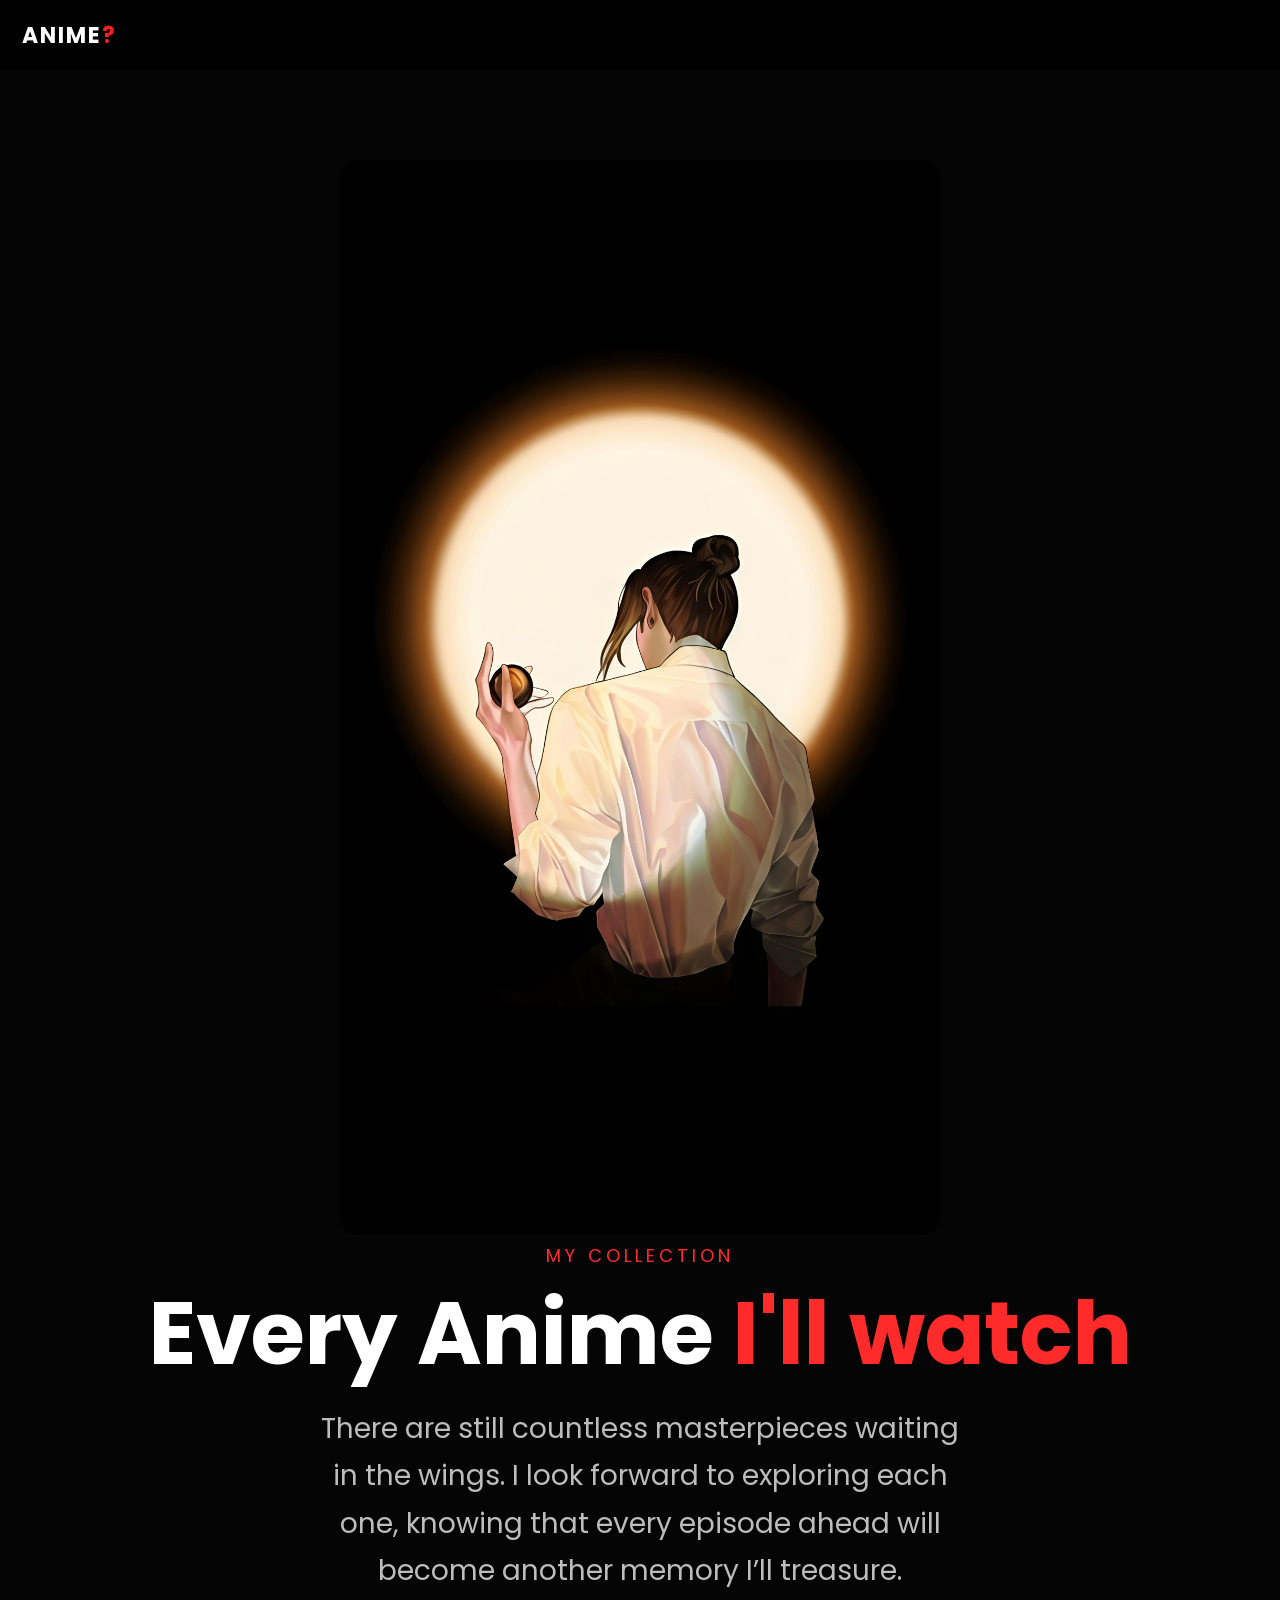
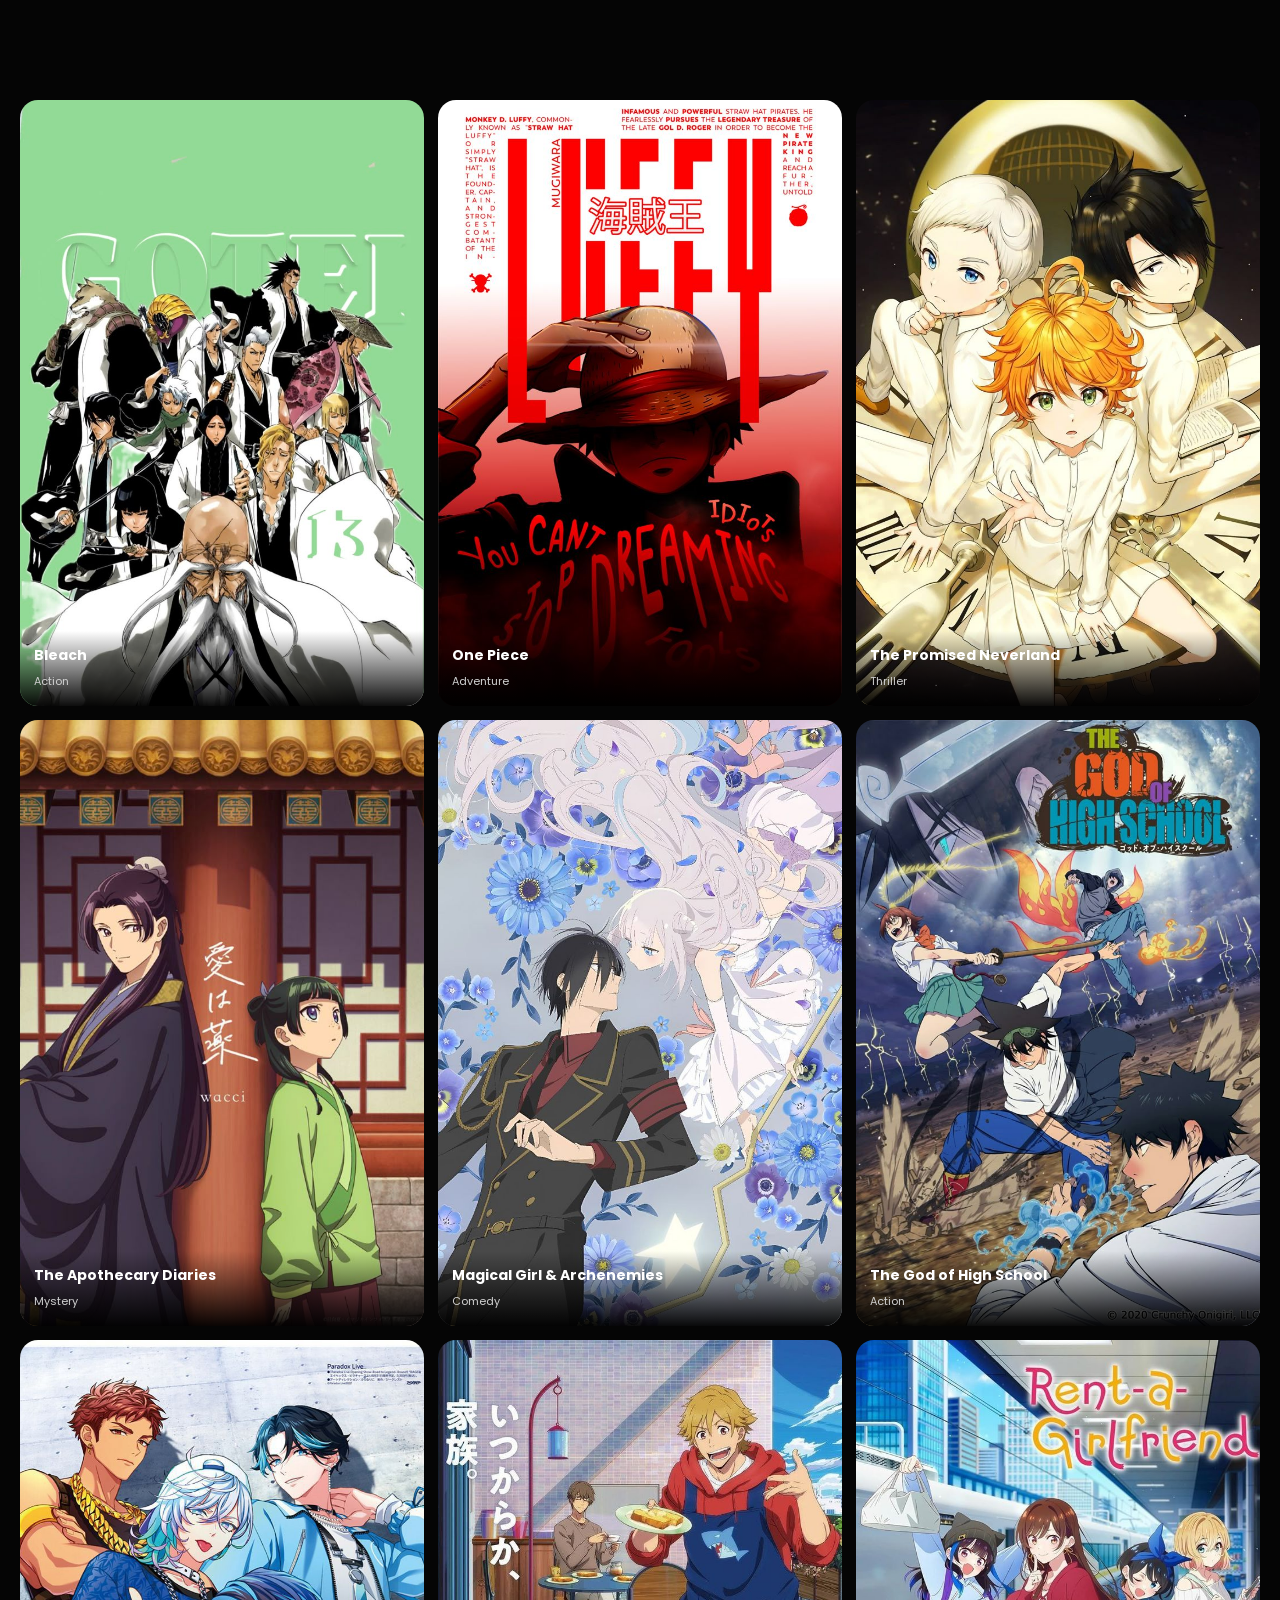
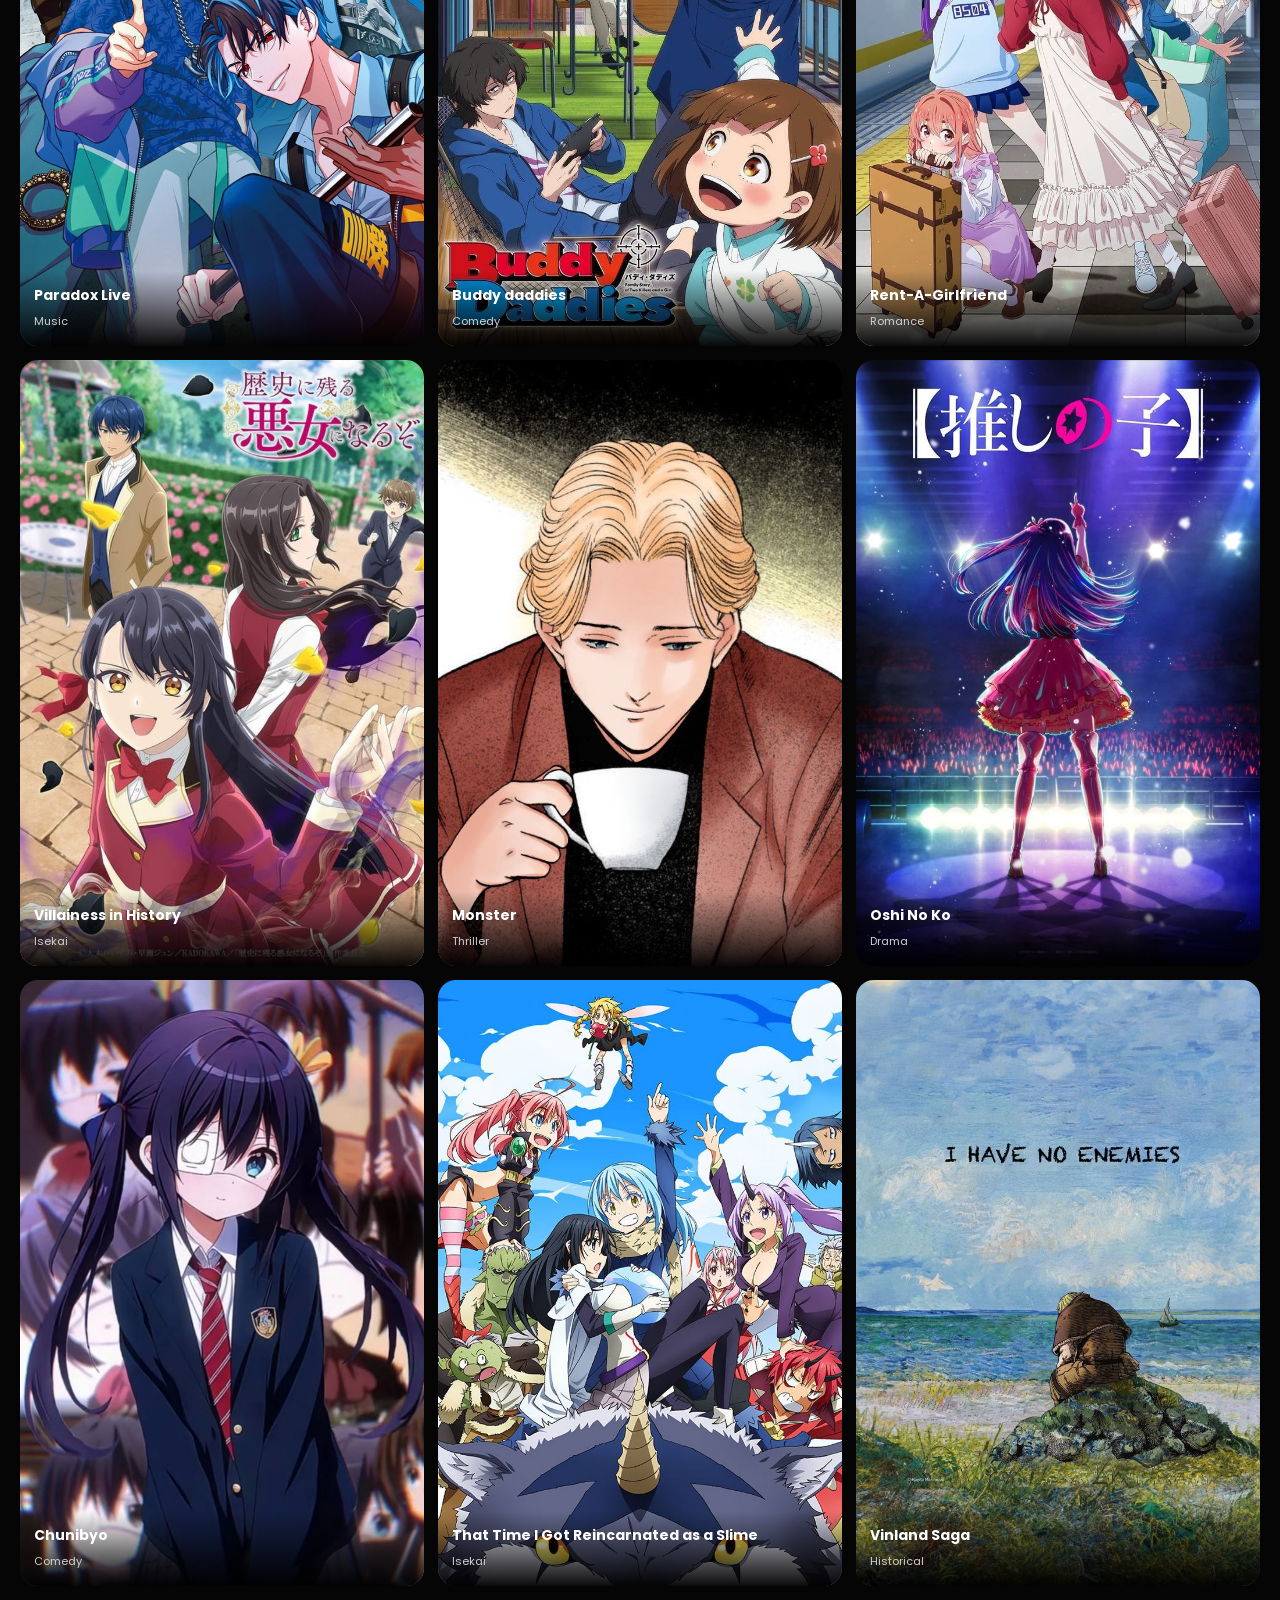
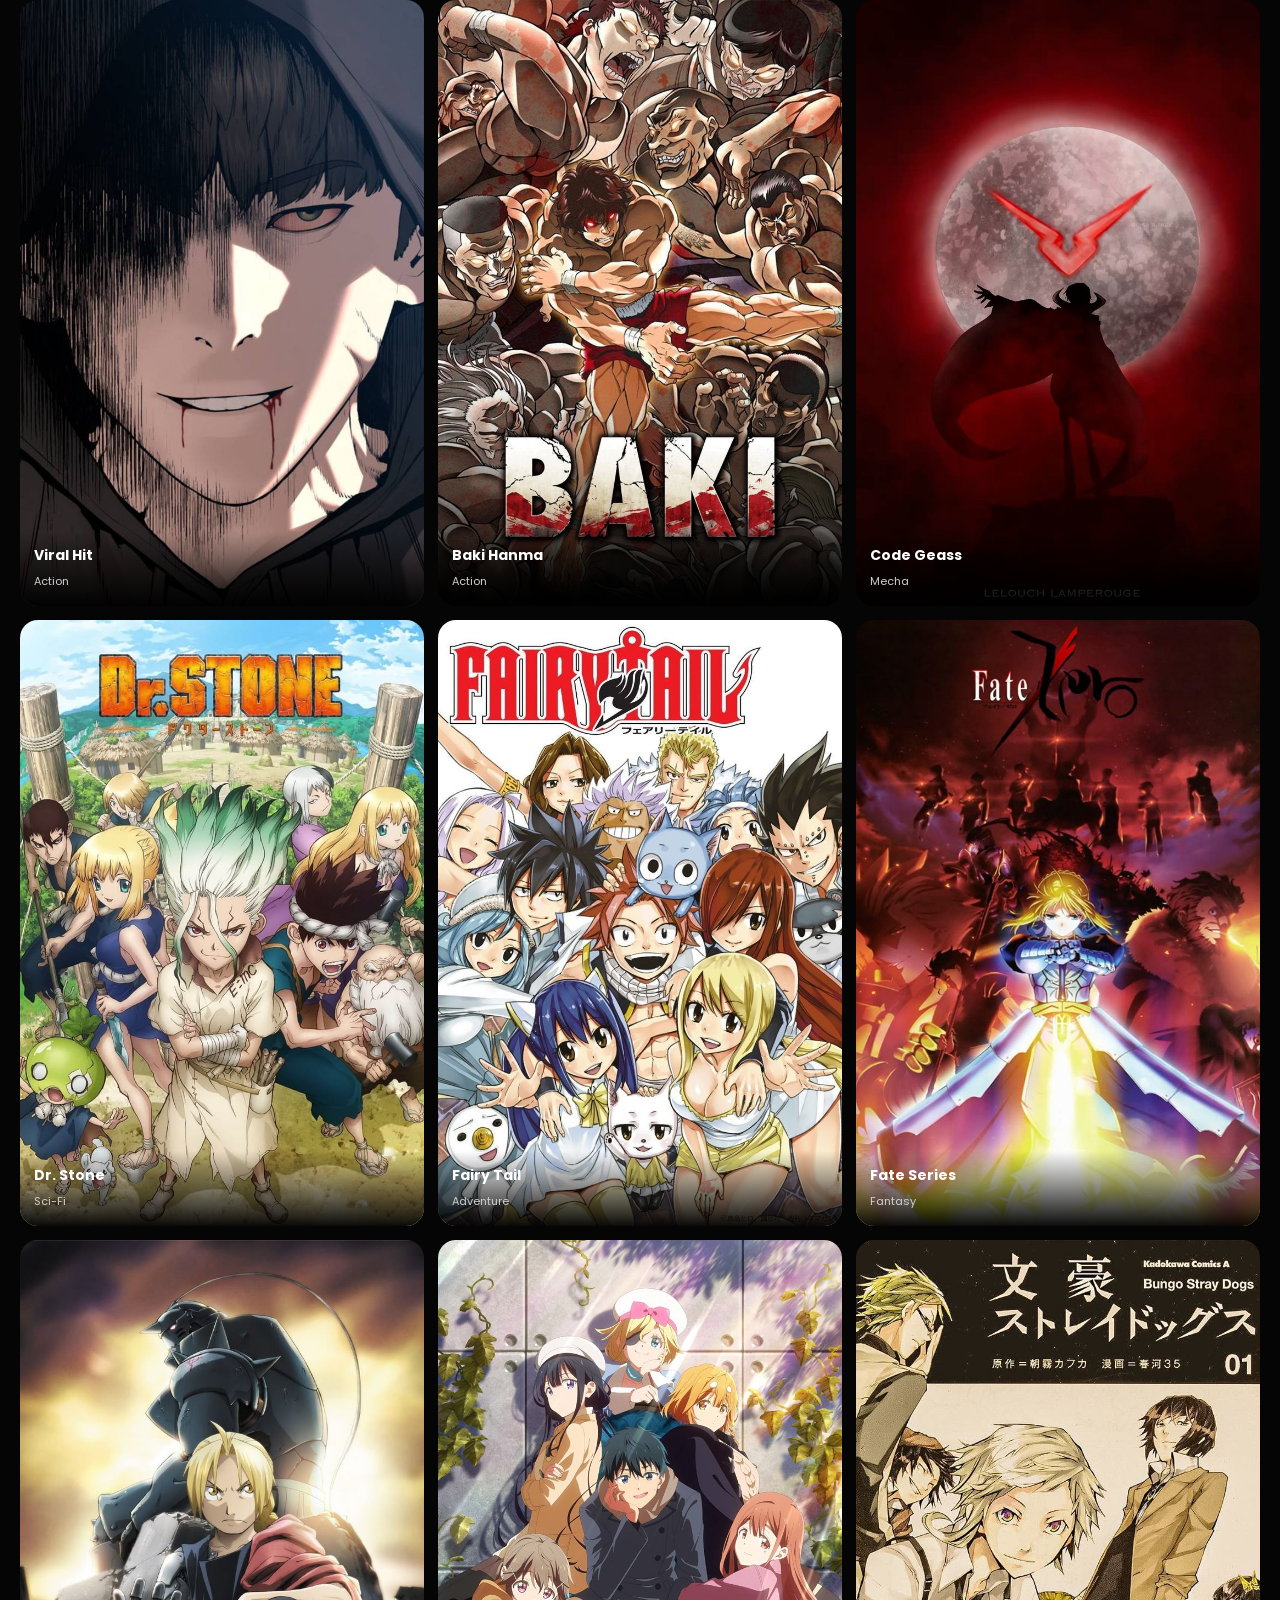
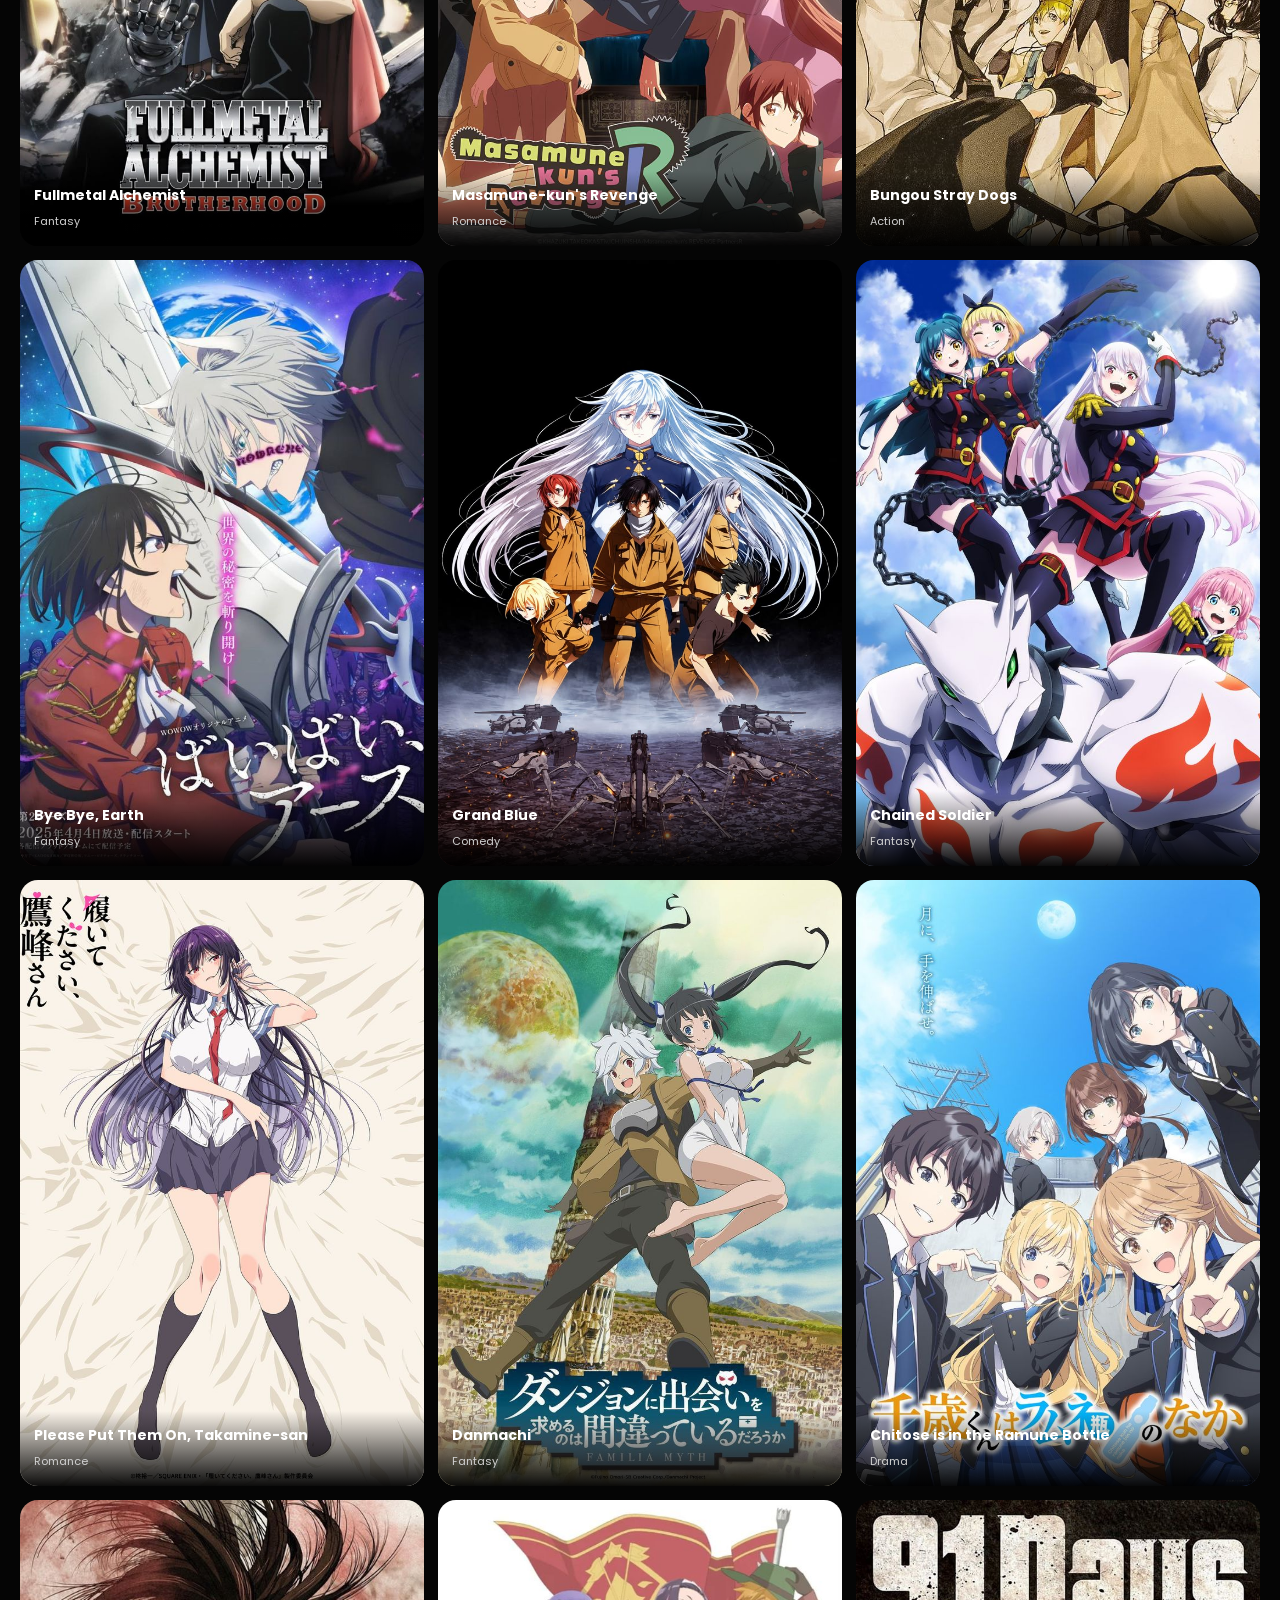
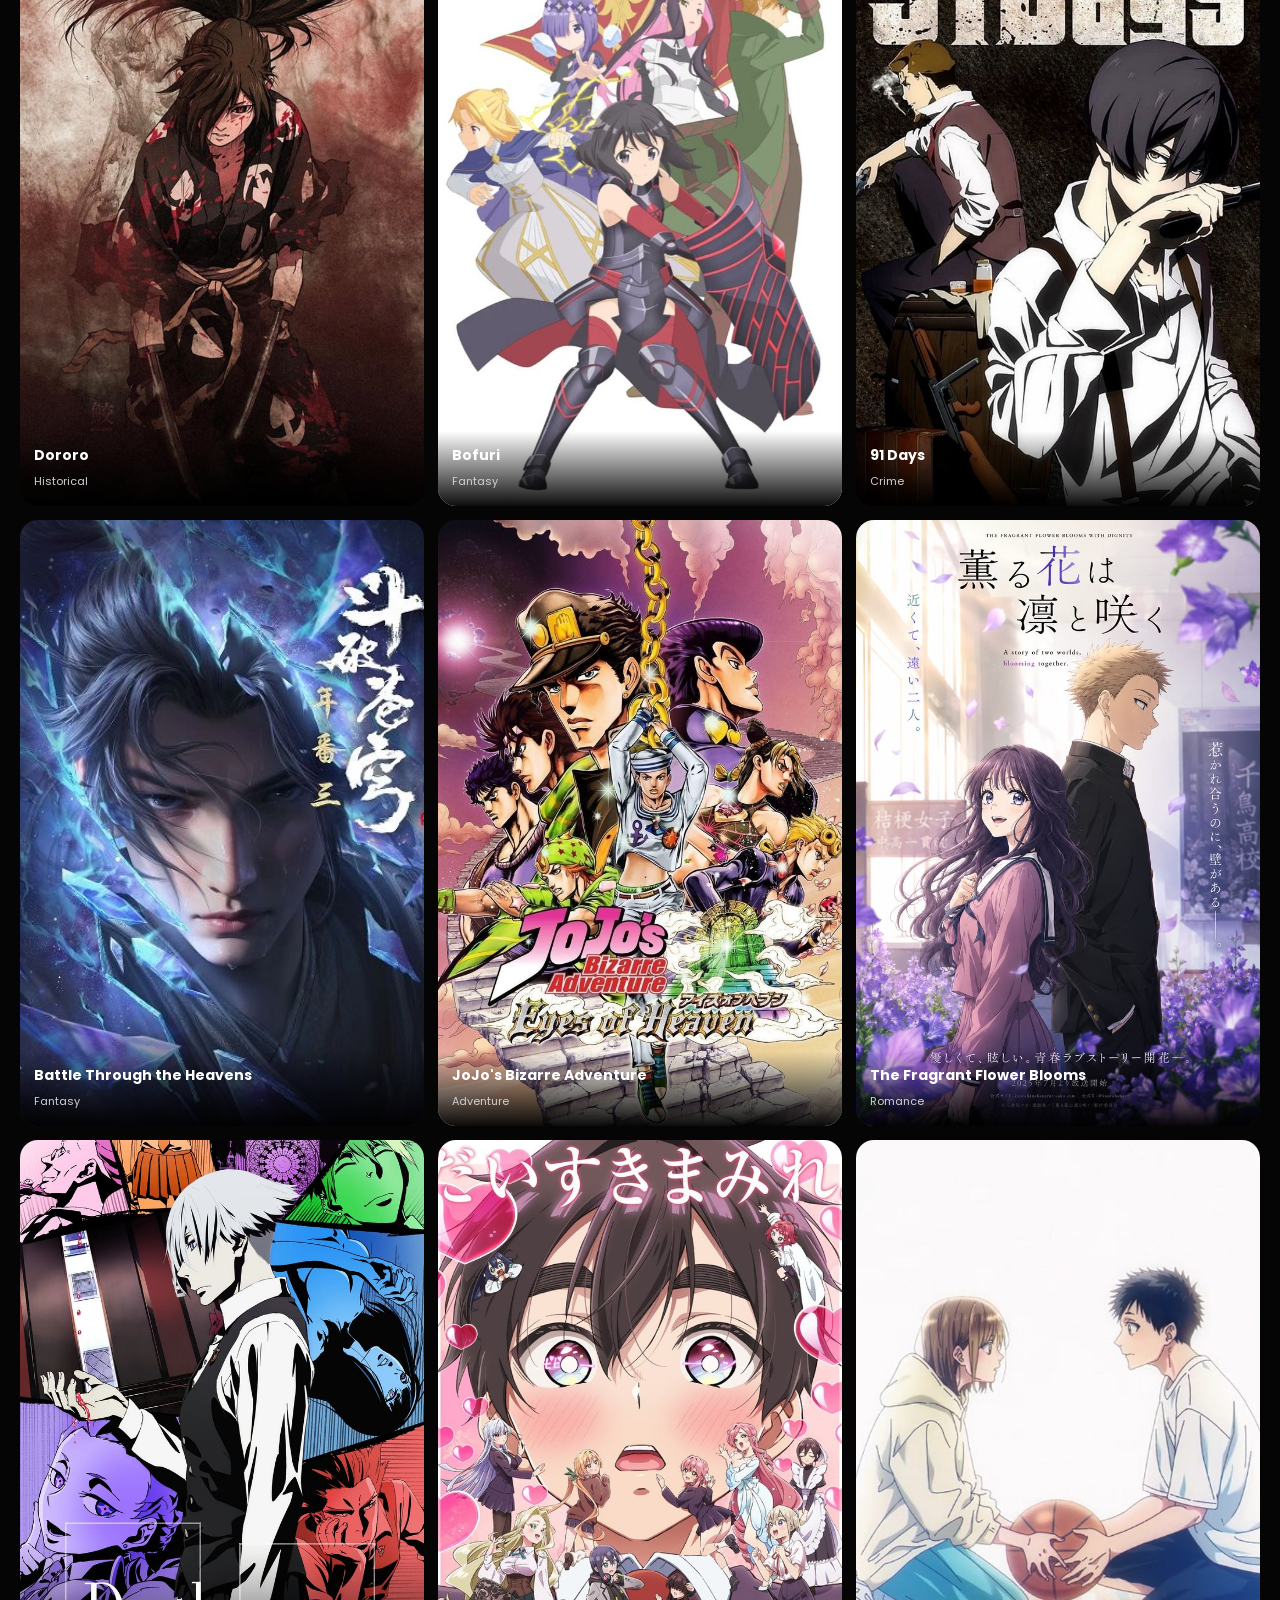
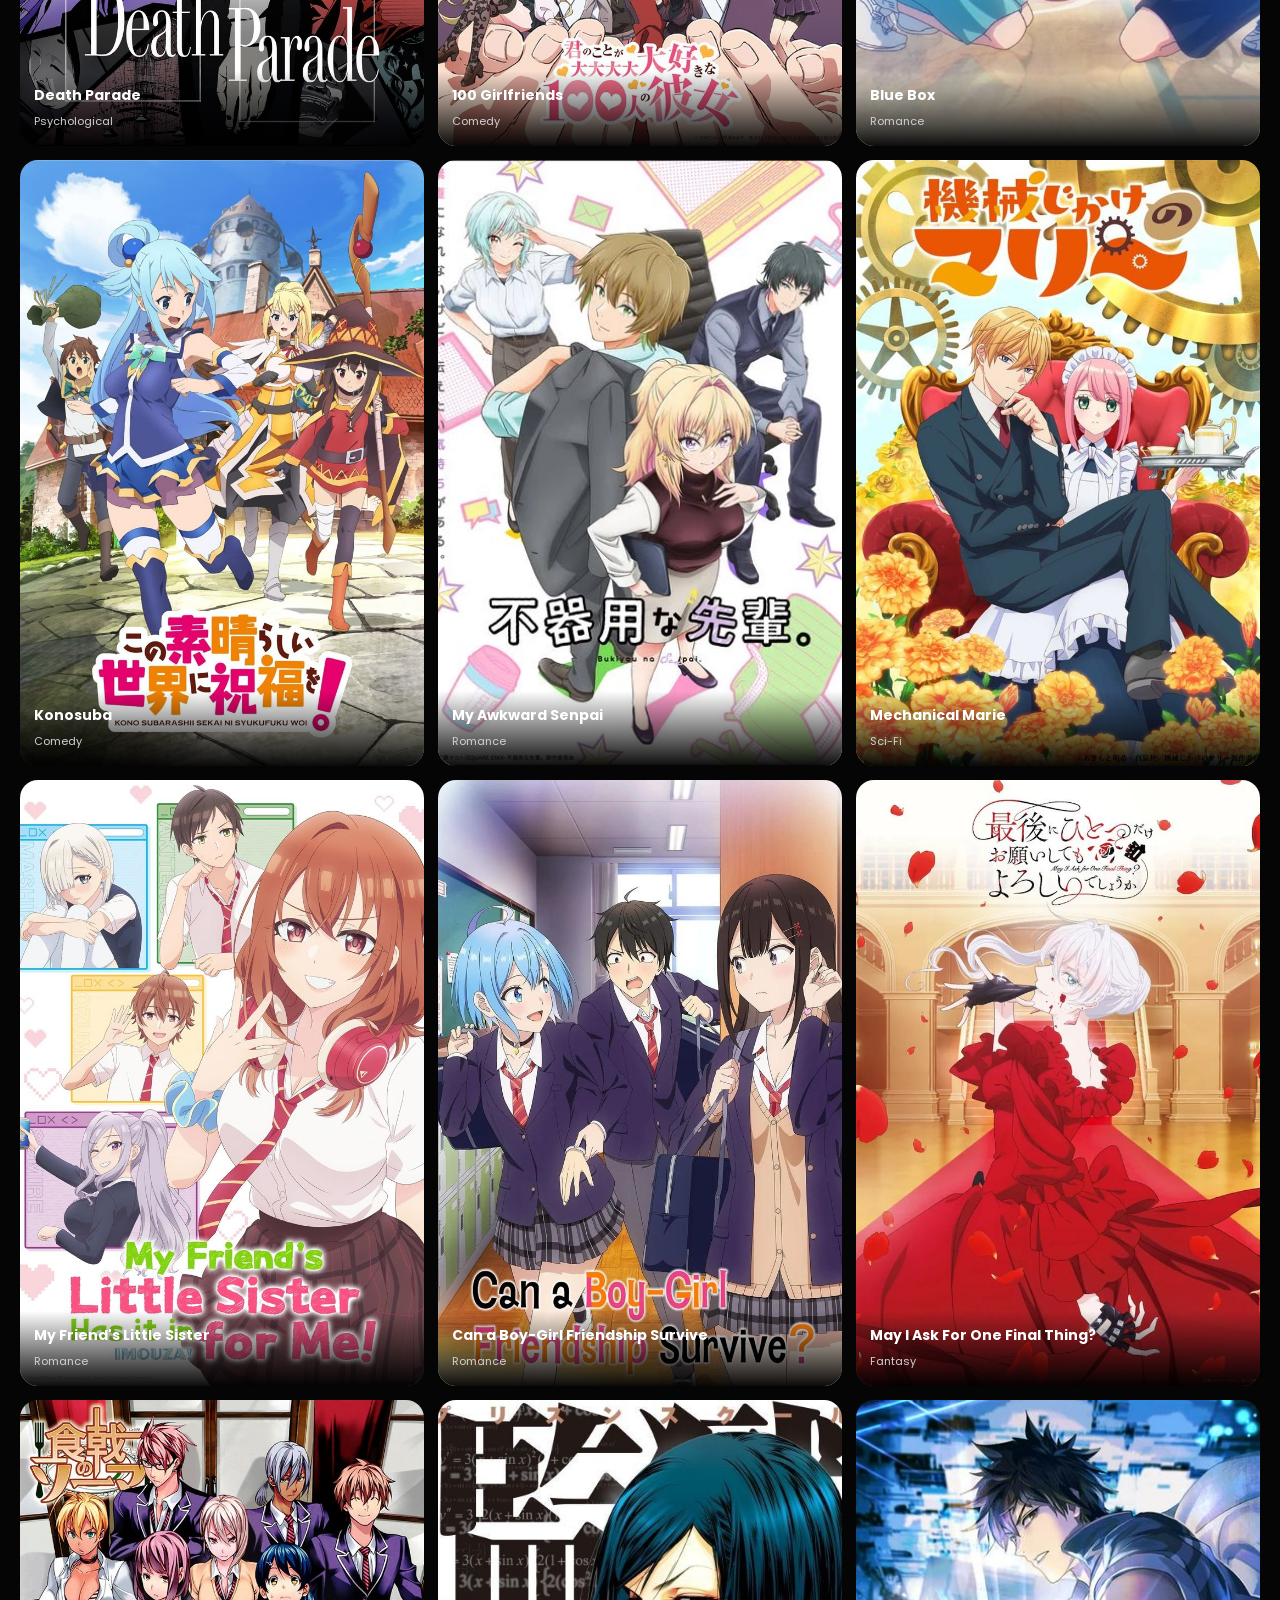
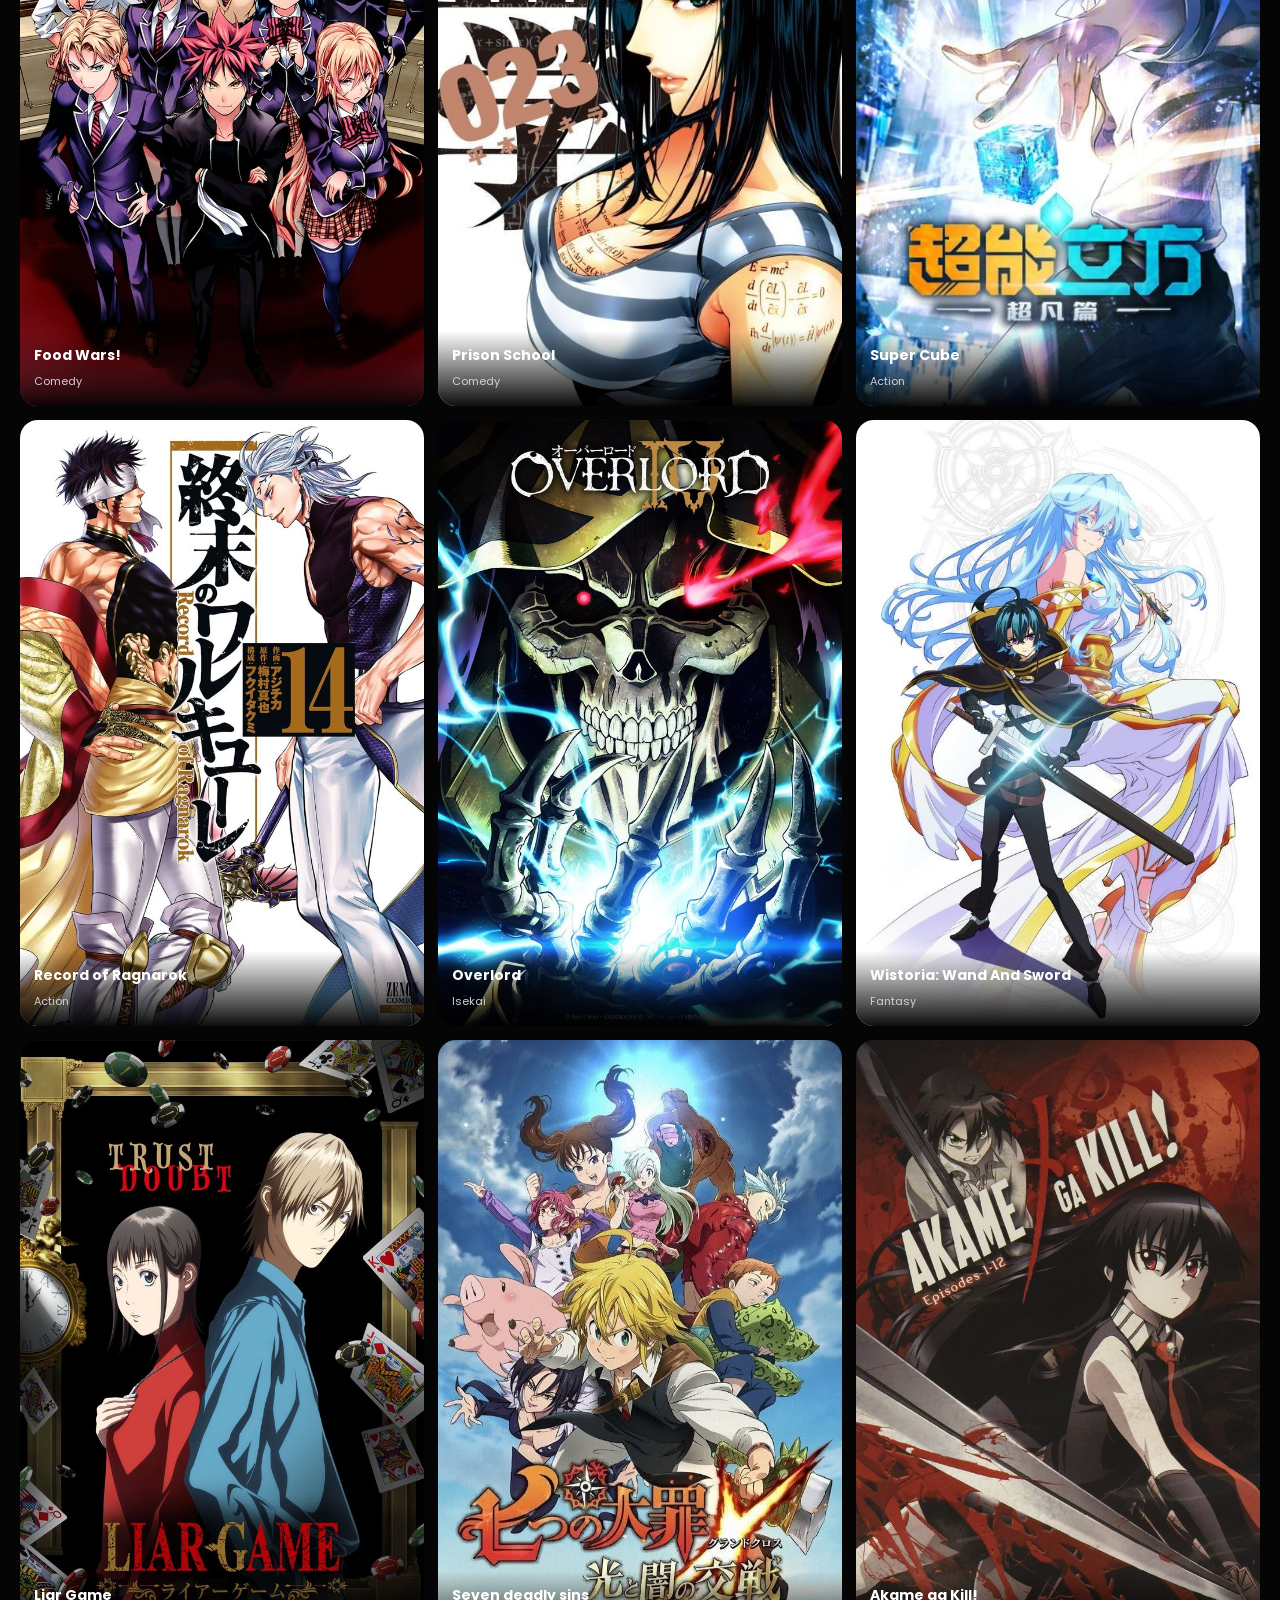
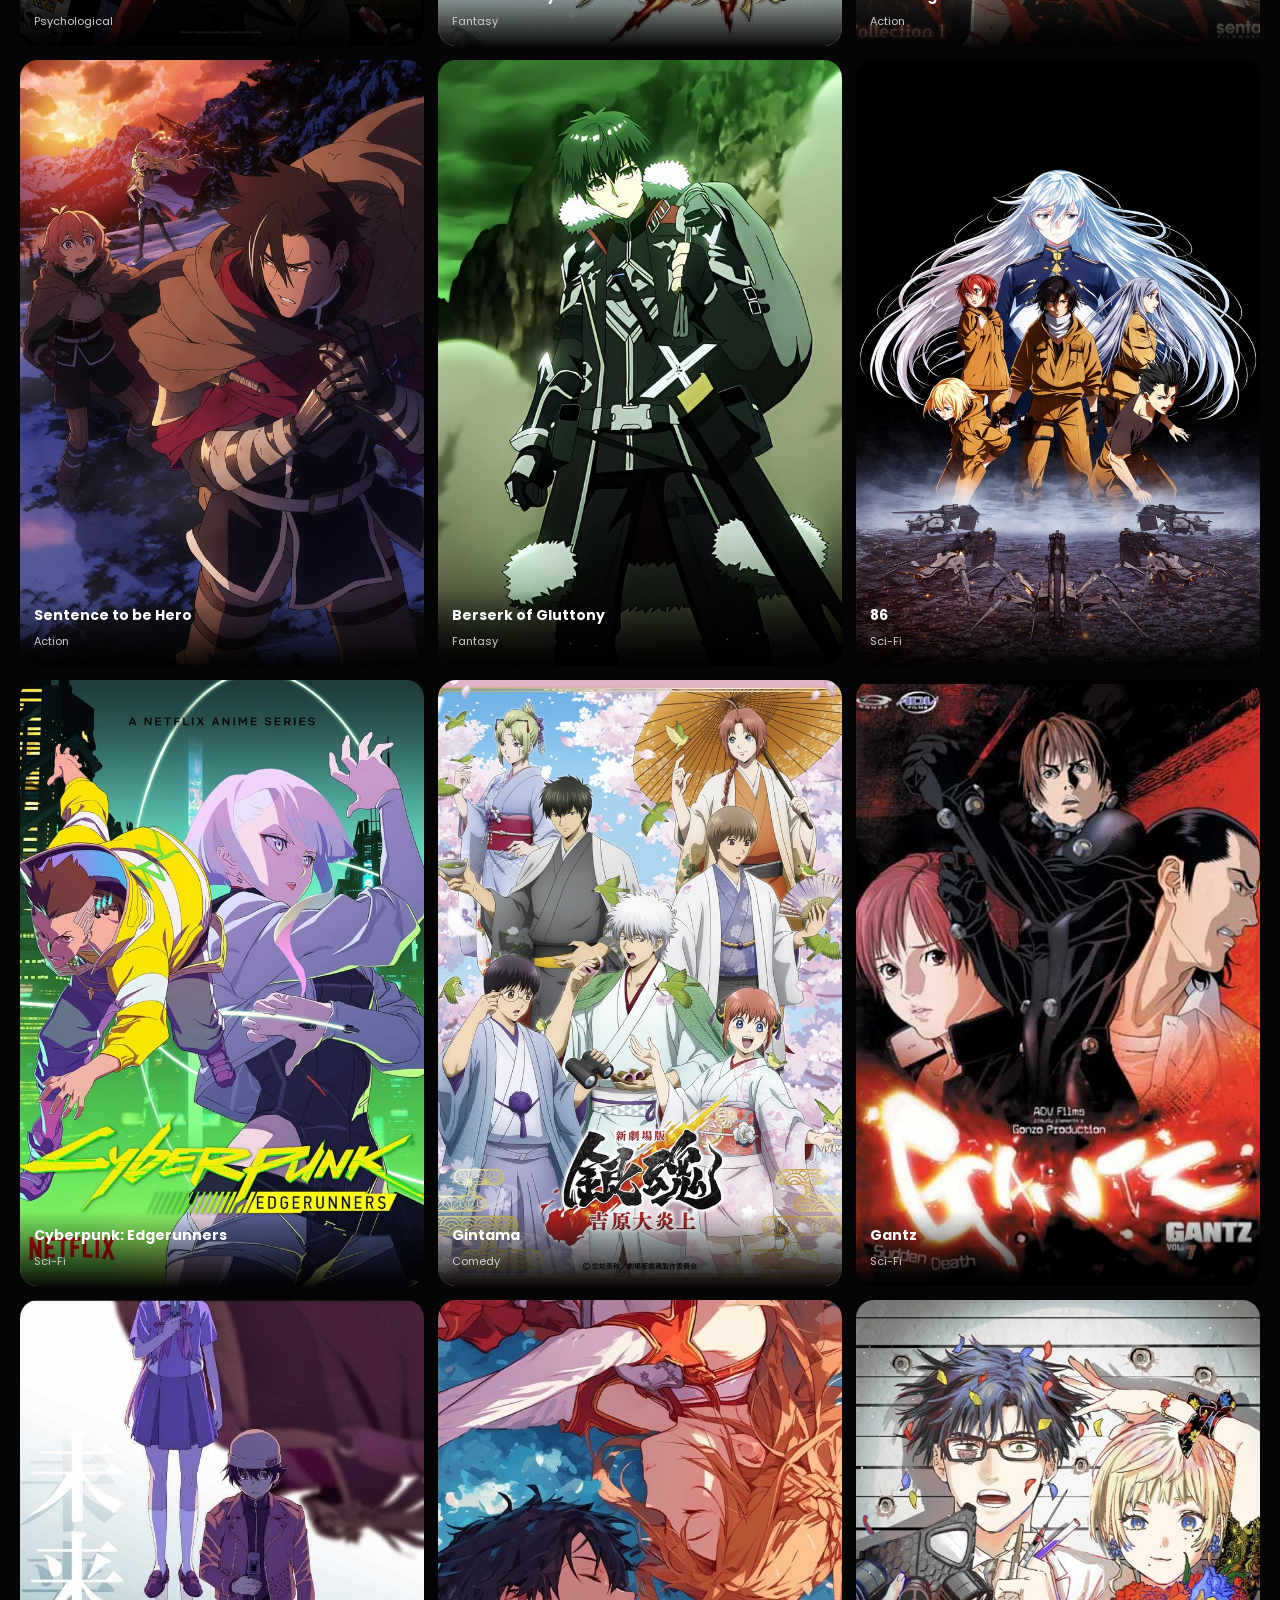
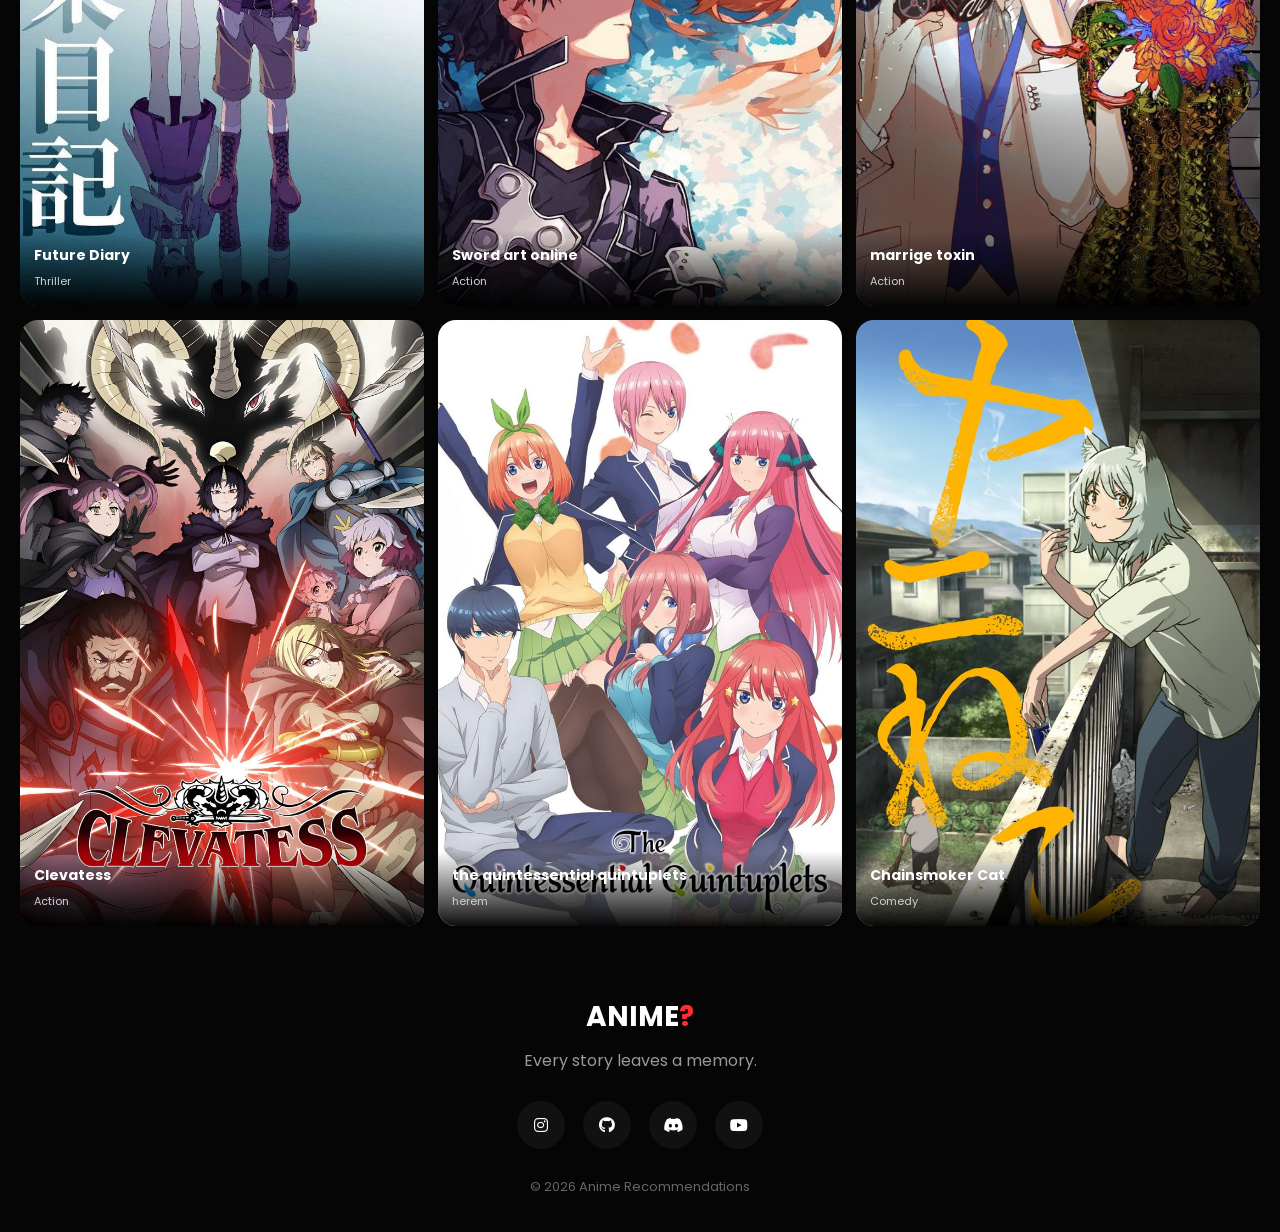
<file: pages/watching.html>
<!DOCTYPE html>
<html lang="en">

<head>
  <meta charset="UTF-8">
  <meta name="viewport" content="width=device-width, initial-scale=1.0">

  
  <link href="https://fonts.googleapis.com/css2?family=Poppins:wght@300;400;600;700&display=swap" rel="stylesheet">
  <link rel="preconnect" href="https://fonts.googleapis.com">
  
  <link rel="stylesheet" href="https://cdnjs.cloudflare.com/ajax/libs/font-awesome/6.7.2/css/all.min.css">
  
  <link rel="stylesheet" href="../Css/anime.css">
  
</head>

<body>
  <nav>
    
    <div class="logo">
      ANIME<span>?</span>
    </div>
    
  </nav>
  
  
  <section class="banner">
    <div id="logo">
      <img src="../images/logo/logo.png" alt="Anime">
    </div>
    
    <span class="small-title">
      MY COLLECTION
    </span>
    
    <h1>
      Every Anime <span>I'll watch</span>
    </h1>
    
    <p>
      There are still countless masterpieces waiting in the wings. I look forward to exploring each one, knowing that every episode ahead will become another memory I’ll treasure.
    </p>
    
  </section>
  
  
  <section class="anime-grid">
    <div class="anime-card">
      <img src="../images/logo2/55.jpg">
      <div class="overlay">
        <h3>Bleach</h3>
        <span>Action</span>
      </div>
    </div>
    
    <div class="anime-card">
      <img src="../images/logo2/25.jpg">
      <div class="overlay">
        <h3>One Piece</h3>
        <span>Adventure</span>
      </div>
    </div>
    
    <div class="anime-card">
      <img src="../images/logo2/9.jpg">
      <div class="overlay">
        <h3>The Promised Neverland</h3>
        <span>Thriller</span>
      </div>
    </div>
    
    <div class="anime-card">
      <img src="../images/logo2/1.jpg">
      <div class="overlay">
        <h3>The Apothecary Diaries</h3>
        <span>Mystery</span>
      </div>
    </div>
    
    <div class="anime-card">
      <img src="../images/logo2/2.jpg">
      <div class="overlay">
        <h3>Magical Girl & Archenemies</h3>
        <span>Comedy</span>
      </div>
    </div>
    
    <div class="anime-card">
      <img src="../images/logo2/34.jpg">
      <div class="overlay">
        <h3>The God of High School</h3>
        <span>Action</span>
      </div>
    </div>
    
    <div class="anime-card">
      <img src="../images/logo2/10.jpg">
      <div class="overlay">
        <h3>Paradox Live</h3>
        <span>Music</span>
      </div>
    </div>
    
    <div class="anime-card">
      <img src="../images/logo2/62.jpg">
      <div class="overlay">
        <h3>Buddy daddies</h3>
        <span>Comedy</span>
      </div>
    </div>
    
    <div class="anime-card">
      <img src="../images/logo2/36.jpg">
      <div class="overlay">
        <h3>Rent-A-Girlfriend</h3>
        <span>Romance</span>
      </div>
    </div>
    
    <div class="anime-card">
      <img src="../images/logo2/4.jpg">
      <div class="overlay">
        <h3>Villainess in History</h3>
        <span>Isekai</span>
      </div>
    </div>
    
    <div class="anime-card">
      <img src="../images/logo2/54.jpg">
      <div class="overlay">
        <h3>Monster</h3>
        <span>Thriller</span>
      </div>
    </div>
    
    <div class="anime-card">
      <img src="../images/logo2/40.jpg">
      <div class="overlay">
        <h3>Oshi No Ko</h3>
        <span>Drama</span>
      </div>
    </div>
    
    <div class="anime-card">
      <img src="../images/logo2/12.jpg">
      <div class="overlay">
        <h3>Chunibyo</h3>
        <span>Comedy</span>
      </div>
    </div>
    
    <div class="anime-card">
      <img src="../images/logo2/19.jpg">
      <div class="overlay">
        <h3>That Time I Got Reincarnated as a Slime</h3>
        <span>Isekai</span>
      </div>
    </div>
    
    <div class="anime-card">
      <img src="../images/logo2/65.jpg">
      <div class="overlay">
        <h3>Vinland Saga</h3>
        <span>Historical</span>
      </div>
    </div>
    
    <div class="anime-card">
      <img src="../images/logo2/60.jpg">
      <div class="overlay">
        <h3>Viral Hit</h3>
        <span>Action</span>
      </div>
    </div>
    
    <div class="anime-card">
      <img src="../images/logo2/20.jpg">
      <div class="overlay">
        <h3>Baki Hanma</h3>
        <span>Action</span>
      </div>
    </div>
    
    <div class="anime-card">
      <img src="../images/logo2/3.jpg">
      <div class="overlay">
        <h3>Code Geass</h3>
        <span>Mecha</span>
      </div>
    </div>
    
    <div class="anime-card">
      <img src="../images/logo2/7.jpg">
      <div class="overlay">
        <h3>Dr. Stone</h3>
        <span>Sci-Fi</span>
      </div>
    </div>
    
    <div class="anime-card">
      <img src="../images/logo2/24.jpg">
      <div class="overlay">
        <h3>Fairy Tail</h3>
        <span>Adventure</span>
      </div>
    </div>
    
    <div class="anime-card">
      <img src="../images/logo2/5.jpg">
      <div class="overlay">
        <h3>Fate Series</h3>
        <span>Fantasy</span>
      </div>
    </div>
    
    <div class="anime-card">
      <img src="../images/logo2/18.jpg">
      <div class="overlay">
        <h3>Fullmetal Alchemist</h3>
        <span>Fantasy</span>
      </div>
    </div>
    
    <div class="anime-card">
      <img src="../images/logo2/44.jpg">
      <div class="overlay">
        <h3>Masamune-kun's Revenge</h3>
        <span>Romance</span>
      </div>
    </div>
    
    <div class="anime-card">
      <img src="../images/logo2/58.jpg">
      <div class="overlay">
        <h3>Bungou Stray Dogs</h3>
        <span>Action</span>
      </div>
    </div>
    
    <div class="anime-card">
      <img src="../images/logo2/47.jpg">
      <div class="overlay">
        <h3>Bye Bye, Earth</h3>
        <span>Fantasy</span>
      </div>
    </div>
    
    <div class="anime-card">
      <img src="../images/logo2/26.jpg">
      <div class="overlay">
        <h3>Grand Blue</h3>
        <span>Comedy</span>
      </div>
    </div>
    
    <div class="anime-card">
      <img src="../images/logo2/57.jpg">
      <div class="overlay">
        <h3>Chained Soldier</h3>
        <span>Fantasy</span>
      </div>
    </div>
    
    <div class="anime-card">
      <img src="../images/logo2/38.jpg">
      <div class="overlay">
        <h3>Please Put Them On, Takamine-san</h3>
        <span>Romance</span>
      </div>
    </div>
    
    <div class="anime-card">
      <img src="../images/logo2/33.jpg">
      <div class="overlay">
        <h3>Danmachi</h3>
        <span>Fantasy</span>
      </div>
    </div>
    
    <div class="anime-card">
      <img src="../images/logo2/16.jpg">
      <div class="overlay">
        <h3>Chitose is in the Ramune Bottle</h3>
        <span>Drama</span>
      </div>
    </div>
    
    <div class="anime-card">
      <img src="../images/logo2/32.jpg">
      <div class="overlay">
        <h3>Dororo</h3>
        <span>Historical</span>
      </div>
    </div>
    
    <div class="anime-card">
      <img src="../images/logo2/52.jpg">
      <div class="overlay">
        <h3>Bofuri</h3>
        <span>Fantasy</span>
      </div>
    </div>
    
    <div class="anime-card">
      <img src="../images/logo2/56.jpg">
      <div class="overlay">
        <h3>91 Days</h3>
        <span>Crime</span>
      </div>
    </div>
    
    <div class="anime-card">
      <img src="../images/logo2/45.jpg">
      <div class="overlay">
        <h3>Battle Through the Heavens</h3>
        <span>Fantasy</span>
      </div>
    </div>
    
    <div class="anime-card">
      <img src="../images/logo2/39.jpg">
      <div class="overlay">
        <h3>JoJo's Bizarre Adventure</h3>
        <span>Adventure</span>
      </div>
    </div>
    
    <div class="anime-card">
      <img src="../images/logo2/29.jpg">
      <div class="overlay">
        <h3>The Fragrant Flower Blooms</h3>
        <span>Romance</span>
      </div>
    </div>
    
    <div class="anime-card">
      <img src="../images/logo2/13.jpg">
      <div class="overlay">
        <h3>Death Parade</h3>
        <span>Psychological</span>
      </div>
    </div>
    
    <div class="anime-card">
      <img src="../images/logo2/15.jpg">
      <div class="overlay">
        <h3>100 Girlfriends</h3>
        <span>Comedy</span>
      </div>
    </div>
    
    <div class="anime-card">
      <img src="../images/logo2/14.jpg">
      <div class="overlay">
        <h3>Blue Box</h3>
        <span>Romance</span>
      </div>
    </div>
    
    <div class="anime-card">
      <img src="../images/logo2/63.jpg">
      <div class="overlay">
        <h3>Konosuba</h3>
        <span>Comedy</span>
      </div>
    </div>
    
    <div class="anime-card">
      <img src="../images/logo2/48.jpg">
      <div class="overlay">
        <h3>My Awkward Senpai</h3>
        <span>Romance</span>
      </div>
    </div>
    
    <div class="anime-card">
      <img src="../images/logo2/23.jpg">
      <div class="overlay">
        <h3>Mechanical Marie</h3>
        <span>Sci-Fi</span>
      </div>
    </div>
    
    <div class="anime-card">
      <img src="../images/logo2/11.jpg">
      <div class="overlay">
        <h3>My Friend's Little Sister</h3>
        <span>Romance</span>
      </div>
    </div>
    
    <div class="anime-card">
      <img src="../images/logo2/41.jpg">
      <div class="overlay">
        <h3>Can a Boy-Girl Friendship Survive</h3>
        <span>Romance</span>
      </div>
    </div>
    
    <div class="anime-card">
      <img src="../images/logo2/66.jpg">
      <div class="overlay">
        <h3>May I Ask For One Final Thing?</h3>
        <span>Fantasy</span>
      </div>
    </div>
    
    <div class="anime-card">
      <img src="../images/logo2/22.jpg">
      <div class="overlay">
        <h3>Food Wars!</h3>
        <span>Comedy</span>
      </div>
    </div>
    
    <div class="anime-card">
      <img src="../images/logo2/42.jpg">
      <div class="overlay">
        <h3>Prison School</h3>
        <span>Comedy</span>
      </div>
    </div>
    
    <div class="anime-card">
      <img src="../images/logo2/61.jpg">
      <div class="overlay">
        <h3>Super Cube</h3>
        <span>Action</span>
      </div>
    </div>
    
    <div class="anime-card">
      <img src="../images/logo2/51.jpg">
      <div class="overlay">
        <h3>Record of Ragnarok</h3>
        <span>Action</span>
      </div>
    </div>
    
    <div class="anime-card">
      <img src="../images/logo2/50.jpg">
      <div class="overlay">
        <h3>Overlord</h3>
        <span>Isekai</span>
      </div>
    </div>
    
    <div class="anime-card">
      <img src="../images/logo2/49.jpg">
      <div class="overlay">
        <h3>Wistoria: Wand And Sword</h3>
        <span>Fantasy</span>
      </div>
    </div>
    
    <div class="anime-card">
      <img src="../images/logo2/37.jpg">
      <div class="overlay">
        <h3>Liar Game</h3>
        <span>Psychological</span>
      </div>
    </div>
    
    <div class="anime-card">
      <img src="../images/logo2/59.jpg">
      <div class="overlay">
        <h3>Seven deadly sins</h3>
        <span>Fantasy</span>
      </div>
    </div>
    
    <div class="anime-card">
      <img src="../images/logo2/46.jpg">
      <div class="overlay">
        <h3>Akame ga Kill!</h3>
        <span>Action</span>
      </div>
    </div>
    
    <div class="anime-card">
      <img src="../images/logo2/35.jpg">
      <div class="overlay">
        <h3>Sentence to be Hero</h3>
        <span>Action</span>
      </div>
    </div>
    
    <div class="anime-card">
      <img src="../images/logo2/6.jpg">
      <div class="overlay">
        <h3>Berserk of Gluttony</h3>
        <span>Fantasy</span>
      </div>
    </div>
    
    <div class="anime-card">
      <img src="../images/logo2/26.jpg">
      <div class="overlay">
        <h3>86</h3>
        <span>Sci-Fi</span>
      </div>
    </div>
    
    <div class="anime-card">
      <img src="../images/logo2/21.jpg">
      <div class="overlay">
        <h3>Cyberpunk: Edgerunners</h3>
        <span>Sci-Fi</span>
      </div>
    </div>
    
    <div class="anime-card">
      <img src="../images/logo2/43.jpg">
      <div class="overlay">
        <h3>Gintama</h3>
        <span>Comedy</span>
      </div>
    </div>
    
    <div class="anime-card">
      <img src="../images/logo2/17.jpg">
      <div class="overlay">
        <h3>Gantz</h3>
        <span>Sci-Fi</span>
      </div>
    </div>
    
    <div class="anime-card">
      <img src="../images/logo2/27.jpg">
      <div class="overlay">
        <h3>Future Diary</h3>
        <span>Thriller</span>
      </div>
    </div>
    
        <div class="anime-card">
      <img src="../images/logo2/8.jpg">
      <div class="overlay">
        <h3>Sword art online</h3>
        <span>Action</span>
      </div>
    </div>
    
    <div class="anime-card">
      <img src="../images/logo2/31.jpg">
      <div class="overlay">
        <h3>marrige toxin</h3>
        <span>Action</span>
      </div>
    </div>
    
    <div class="anime-card">
      <img src="../images/logo2/53.jpg">
      <div class="overlay">
        <h3>Clevatess</h3>
        <span>Action</span>
      </div>
    </div>
    
    <div class="anime-card">
      <img src="../images/logo2/28.jpg">
      <div class="overlay">
        <h3>the quintessential quintuplets</h3>
        <span>herem</span>
      </div>
    </div>
    
    <div class="anime-card">
      <img src="../images/logo2/30.jpg">
      <div class="overlay">
        <h3>Chainsmoker Cat</h3>
        <span>Comedy</span>
      </div>
    </div>
    
    
  </section>
  <footer>
    
    <h2>ANIME<span>?</span></h2>
    
    <p>
      Every story leaves a memory.
    </p>
    
    <div class="social">
      
      <a href="#"><i class="fab fa-instagram"></i></a>
      
      <a href="#"><i class="fab fa-github"></i></a>
      
      <a href="#"><i class="fab fa-discord"></i></a>
      
      <a href="#"><i class="fab fa-youtube"></i></a>
      
    </div>
    
    <p class="copy">
      © 2026 Anime Recommendations
    </p>
    
  </footer>
  
</body>

</html>
</file>
<file: Css/style.css>
* {
    margin: 0;
    padding: 0;
    box-sizing: border-box;
    font-family: 'Poppins', sans-serif;
}

html {
    scroll-behavior: smooth;
}

body {
    background: #050505;
    color: #fff;
    overflow-x: hidden;
}



nav {
    top: 0;
    left: 0;
    width: 100%;
    height: 70px;
    background: rgba(0, 0, 0, .65);
    display: flex;
    justify-content: space-between;
    align-items: center;
    padding: 0 22px;
    z-index: 1000;
}

.logo {
    font-size: 22px;
    font-weight: 700;
    color: #fff;
    letter-spacing: 2px;
}



.logo span {
    color: #ff1e1e;
}


.hero {
    height: 100vh;
    display: flex;
    flex-direction: column;
    justify-content: center;
    align-items: center;
    padding: 90px 20px 40px;
    text-align: center;
    
}

#logo img {
    width: 200px;
    border-radius: 18px;
    object-fit: cover;
     margin-top: 50px;
}

.hero h1 {
    margin-top: 30px;
    font-size: 34px;
    font-weight: 700;
    line-height: 1.2;
}

.hero h1 span {
    color: #ff2d2d;
}


.hero p {
    margin-top: 15px;
    font-size: 15px;
    line-height: 1.8;
    color: #bdbdbd;
    max-width: 330px;
}

.btn {
    display: inline-block;
    margin-top: 28px;
    padding: 14px 34px;
    text-decoration: none;
    color: white;
    background: linear-gradient(90deg, #8b0000, #ff1a1a);
    border-radius: 40px;
    font-weight: 600;
    box-shadow: 0 0 20px rgba(255, 0, 0, .4);
    transition: .35s;
}

.btn:hover {
    transform: translateY(-8px);
    box-shadow: 0 0 25px rgba(255, 0, 0, .8);
}

.scroll {
    margin: 40px 0px;
    font-size: 13px;
    color: #888;
    display: flex;
    flex-direction: column;
    align-items: center;
    gap: 8px;
}

.scroll i {
    color: #ff2d2d;
    animation: move 1.8s infinite;
}

.series i {
    animation: move-left-right 1.8s infinite;
}

@keyframes move-left-right {
    
    0% {
        transform: translateX(0);
    }
    
    50% {
        transform: translateX(8px);
    }
    
    100% {
        transform: translateX(0);
    }
    
}

@keyframes move {
    
    0% {
        transform: translateY(0);
    }
    
    50% {
        transform: translateY(8px);
    }
    
    100% {
        transform: translateY(0);
    }
    
}


.collection {
    padding: 40px 0 70px;
    
}
.margin{
    margin-top: 80px;
}
.title-box {
    padding: 0 20px 20px;
}

.sub-title {
    color: #ff2b2b;
    font-size: 12px;
    letter-spacing: 3px;
    margin-bottom: 8px;
}

.series{
    display: flex;
    align-items: center;
    justify-content: space-between;
    margin-bottom: 8px;
}
.series a{
    color: white;
    transition: all ease 2s;
}
.title-box h2 {
    font-size: 30px;
    font-weight: 700;
}

.cards {
    display: flex;
    gap: 18px;
    overflow-x: auto;
    padding: 10px 20px 15px;
    scroll-snap-type: x mandatory;
}

.cards::-webkit-scrollbar {
    display: none;
}

.card {
    min-width: 220px;
    height: 330px;
    border-radius: 22px;
    overflow: hidden;
    position: relative;
    flex-shrink: 0;
    scroll-snap-align: start;
}

.card img {
    width: 100%;
    height: 100%;
    object-fit: cover;
    transition: all ease .8s;
}

.card:hover img {
    transform: scale(1.3);
}



.overlay {
    position: absolute;
    left: 0;
    right: 0;
    bottom: 0;
    padding: 18px;
    background: linear-gradient(transparent,
            rgba(0, 0, 0, .95));
}

.overlay:hover{
    opacity: 0;
}

.overlay h3 {
    font-size: 20px;
    margin-bottom: 6px;
}

.overlay p {
    color: #d6d6d6;
    font-size: 14px;
}


.moments {
    padding: 20px 20px 70px;
}

.gallery {
    display: grid;
    grid-template-columns: 1fr 1fr;
    gap: 15px;
    margin-top: 25px;
}

.moment {
    position: relative;
    overflow: hidden;
    border-radius: 20px;
    
}

.moment img {
    width: 100%;
    height: 230px;
    object-fit: cover;
    display: block;
    transition: .4s;
}

.big {
    grid-column: 1/3;
}

.big img {
    height: 250px;
}

.moment:hover img {
    transform: scale(1.08);
}

.moment-text {
    position: absolute;
    left: 0;
    right: 0;
    bottom: 0;
    padding: 18px;
    background: linear-gradient(transparent, rgba(0, 0, 0,0.95));
}

.moment-text h3 {
    font-size: 20px;
}

.moment-text p {
    font-size: 13px;
    color: #d0d0d0;
    margin-top: 5px;
}


footer {
    padding: 50px 20px 35px;
    text-align: center;
}

footer h2 {
    font-size: 28px;
}

footer span {
    color: #ff2d2d;
}

footer p {
    color: #999;
    margin-top: 10px;
}

.social {
    display: flex;
    justify-content: center;
    gap: 18px;
    margin: 28px 0;
}

.social a {
    width: 48px;
    height: 48px;
    display: flex;
    align-items: center;
    justify-content: center;
    border-radius: 50%;
    text-decoration: none;
    color: white;
    background: #111;
    transition: .3s;
}

.social a:hover {
    background: #ff1f1f;
    transform: translateY(-5px);
    box-shadow: 0 0 4px rgba(255, 0, 0, .6);
}

.copy {
    font-size: 13px;
    color: #666;
}


.favorites {
    padding: 20px 0;
}

.favorite-slider {
    display: flex;
    gap: 18px;
    overflow-x: auto;
    padding: 25px 20px;
    scroll-snap-type: x mandatory;
    -webkit-overflow-scrolling: touch;
}

.favorite-slider::-webkit-scrollbar {
    display: none;
}

.favorite-card {
    min-width: 180px;
    scroll-snap-align: center;
    background: #0d0d0d;
    border-radius: 22px;
    overflow: hidden;
    position: relative;
    transition: .35s;
}

.favorite-card:hover {
    transform: translateY(-20px);
    
}

.favorite-card img {
    width: 100%;
    height: 250px;
    object-fit: cover;
    display: block;
}

.rank {
    position: absolute;
    top: 12px;
    left: 12px;
    background: #ff1b1b;
    color: #fff;
    padding: 6px 12px;
    border-radius: 30px;
    font-size: 13px;
    font-weight: 700;
}

.favorite-card h3 {
    padding: 15px 15px 5px;
    font-size: 18px;
}

.favorite-card p {
    padding: 0 15px 18px;
    color: #cfcfcf;
    font-size: 14px;
}

@media(min-width:768px) {
    #logo img {
    width: 400px;
    border-radius: 18px;
    object-fit: cover;
}


.banner h1 {
    margin-top: 12px;
    font-size: 88px;
    line-height: 1.2;
}

.banner h1 span {
   color: #ff2b2b;
}

.banner p {
    margin: 18px auto 35px;
    max-width: 640px;
    color: #bdbdbd;
    font-size: 28px;
    line-height: 1.7;
}

.moment img {
    width: 100%;
    height: 800px;
    object-fit: cover;
    display: block;
    transition: .4s;
}

.big img {
    height: 450px;
}

}

@media (max-height: 600px) and (orientation: landscape) {
    .hero {
        height: auto ;
        padding-top: 0px;
        padding-bottom: 50px;
    }
  }

.overlay:hover{
    opacity: 0;
}

.moment{
  animation: slide-from-left ease-out both;
  animation-timeline: view();
  animation-range: entry 20% cover 30%;
}

@keyframes slide-from-left {
  from {
    opacity: 0;
    scale: 0;
    transform: translateX(-500px);
  }
  to {
    opacity: 1;
    scale: 1;
    transform: translateX(0);
  }
}
</file>
<file: Css/anime.css>
* {
    margin: 0;
    padding: 0;
    box-sizing: border-box;
    font-family: Poppins, sans-serif;
}

body {
    background: #050505;
    color: #fff;
}

nav {
    top: 0;
    width: 100%;
    height: 70px;
    display: flex;
    align-items: center;
    padding: 0 22px;
    background: rgba(0, 0, 0, .75);
}
.logo {
    font-size: 22px;
    font-weight: 700;
    color: #fff;
    letter-spacing: 2px;
}



.logo span {
    color: #ff1e1e;
}

#logo img {
    width: 200px;
    border-radius: 18px;
    object-fit: cover;
}


.banner {
    padding: 90px 20px 50px;
    text-align: center;
    position: relative;
    overflow: hidden;
}


.small-title {
    color: #ff2b2b;
    font-size: 12px;
    letter-spacing: 4px;
}

.banner h1 {
    margin-top: 12px;
    font-size: 38px;
    line-height: 1.2;
}

.banner h1 span {
   color: #ff2b2b;
}

.banner p {
    margin: 18px auto 35px;
    max-width: 340px;
    color: #bdbdbd;
    font-size: 15px;
    line-height: 1.7;
}

.stats {
    display: flex;
    justify-content: center;
    gap: 14px;
}

.box {
    width: 100px;
    padding: 18px 10px;
    border-radius: 18px;
    background: #111;
    border: 1px solid rgba(255, 0, 0, .12);
    transition: .35s;
    
}

.box:hover {
    transform: translateY(-6px);
    border-color: #ff2b2b;
    box-shadow: 0 0 20px rgba(255, 0, 0, .25);
}

.box h2 {
    font-size: 28px;
    color: #ff2b2b;
}

.box span {
    font-size: 13px;
    color: #bdbdbd;
}

.anime-grid {
    display: grid;
    grid-template-columns: repeat(3, 1fr);
    gap: 14px;
    padding: 20px;
}

.anime-card {
    position: relative;
    border-radius: 18px;
    overflow: hidden;
    background: #111;
    aspect-ratio: 2/3;
    cursor: pointer;
}

.anime-card img {
    width: 100%;
    height: 100%;
    object-fit: cover;
    transition: .45s;
    display: block;
}

.anime-card:hover img {
    transform: scale(1.12);
}

.overlay {
    position: absolute;
    left: 0;
    right: 0;
    bottom: 0;
    padding: 14px;
    background: linear-gradient(transparent, rgba(0, 0, 0, .95));
}

.overlay h3 {
    font-size: 14px;
    margin-bottom: 1px;
}

.overlay span {
    font-size: 11px;
    color: #d0d0d0;
}

.overlay:hover{
    opacity: 0;
}
footer {
    padding: 50px 20px 35px;
    text-align: center;
}

footer h2 {
    font-size: 28px;
}

footer span {
    color: #ff2d2d;
}

footer p {
    color: #999;
    margin-top: 10px;
}

.social {
    display: flex;
    justify-content: center;
    gap: 18px;
    margin: 28px 0;
}

.social a {
    width: 48px;
    height: 48px;
    display: flex;
    align-items: center;
    justify-content: center;
    border-radius: 50%;
    text-decoration: none;
    color: white;
    background: #111;
    transition: .3s;
}

.social a:hover {
    background: #ff1f1f;
    transform: translateY(-5px);
    box-shadow: 0 0 4px rgba(255, 0, 0, .6);
}

.copy {
    font-size: 13px;
    color: #666;
}
@media(max-width:768px) {
    
    .anime-grid {
        
        grid-template-columns: repeat(3, 1fr);
        gap: 8px;
        padding: 15px;
    }
    
    .overlay {
        padding: 8px;
    }
    
    .overlay h3 {
        font-size: 11px;
    }
    
    .overlay span {
        font-size: 9px;
    }
}
@media(min-width:768px) {
    #logo img {
    width: 600px;
    border-radius: 18px;
    object-fit: cover;
}


.banner {
    padding: 90px 20px 50px;
    text-align: center;
    position: relative;
    overflow: hidden;
}


.small-title {
    color: #ff2b2b;
    font-size: 18px;
    letter-spacing: 4px;
}

.banner h1 {
    margin-top: 12px;
    font-size: 88px;
    line-height: 1.2;
}

.banner h1 span {
   color: #ff2b2b;
}

.banner p {
    margin: 18px auto 35px;
    max-width: 640px;
    color: #bdbdbd;
    font-size: 28px;
    line-height: 1.7;
}


}

.anime-card{
  animation: slide-from-left ease-out both;
  animation-timeline: view();
  animation-range: entry 20% cover 30%;
}

@keyframes slide-from-left {
  from {
    opacity: 0;
    scale: 0;
    transform: translateX(-400px);
  }
  to {
    opacity: 1;
    scale: 1;
    transform: translateX(0);
  }
}
</file>
